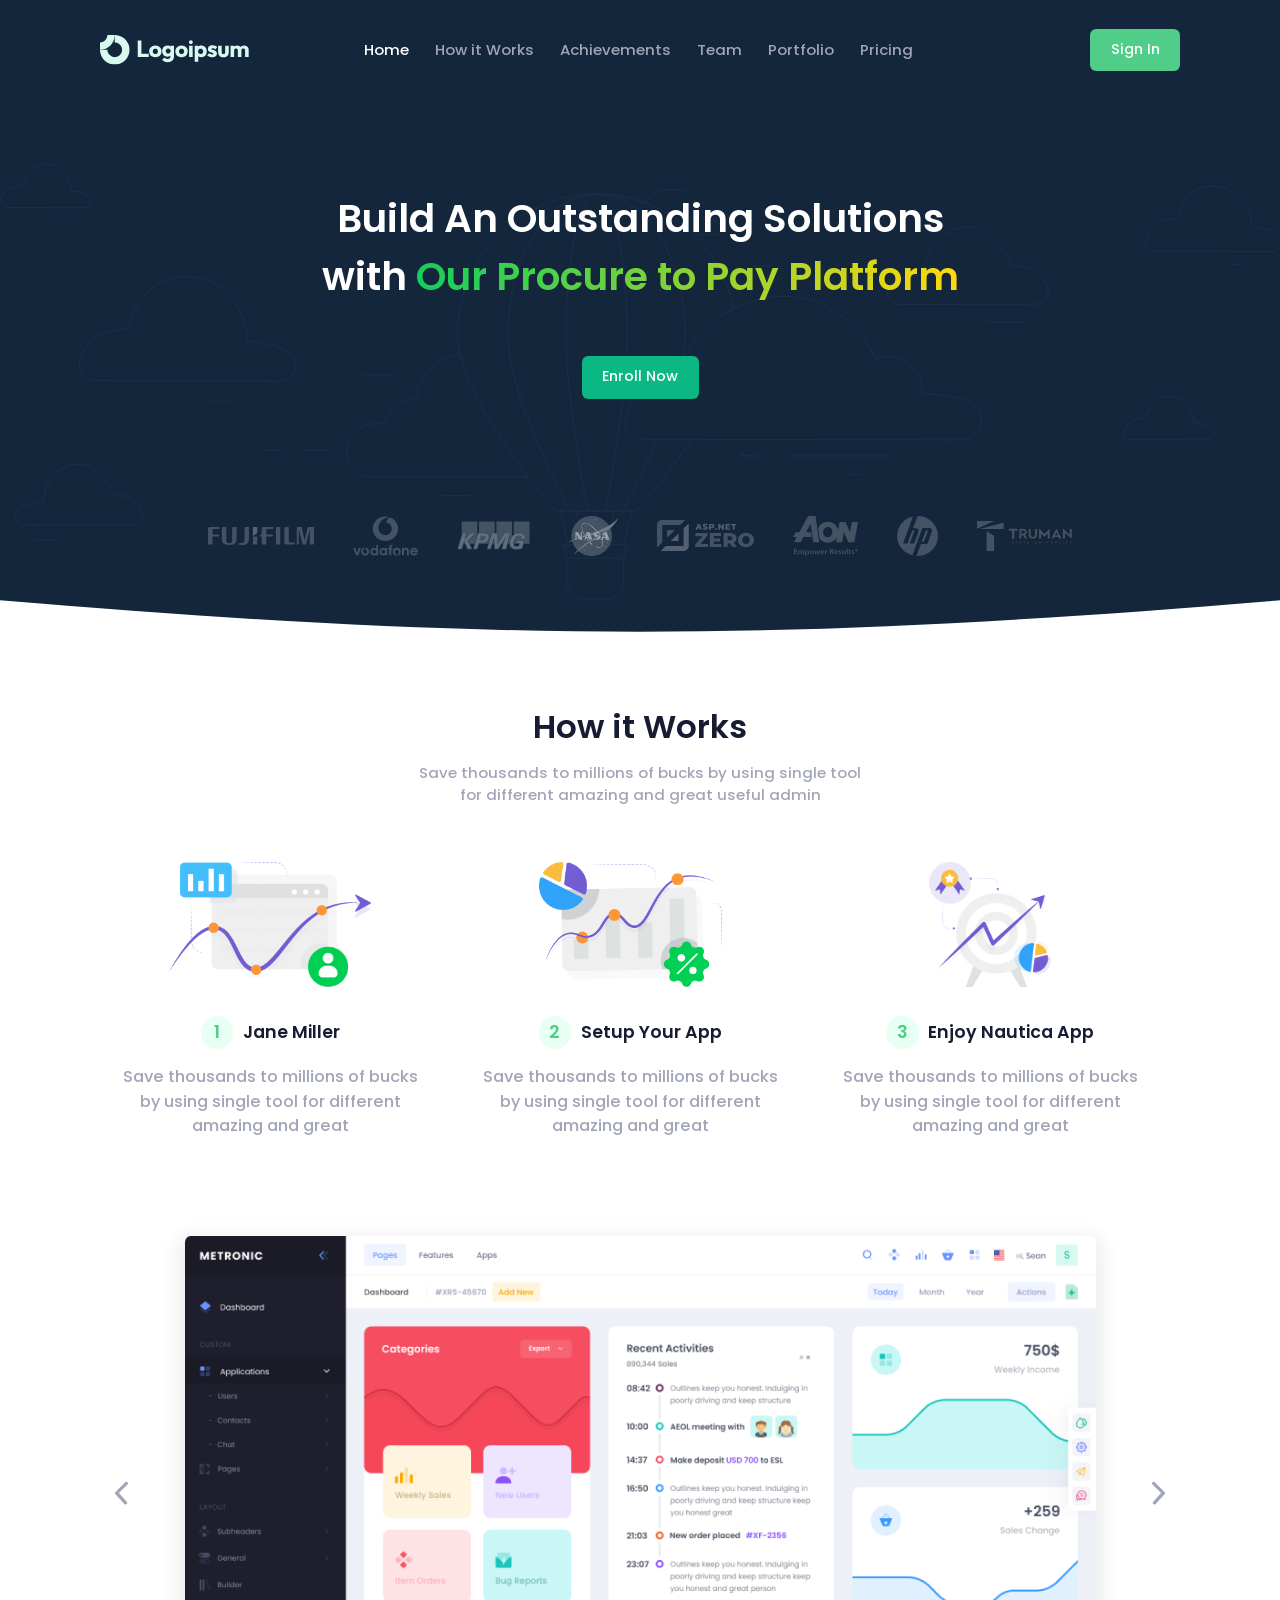
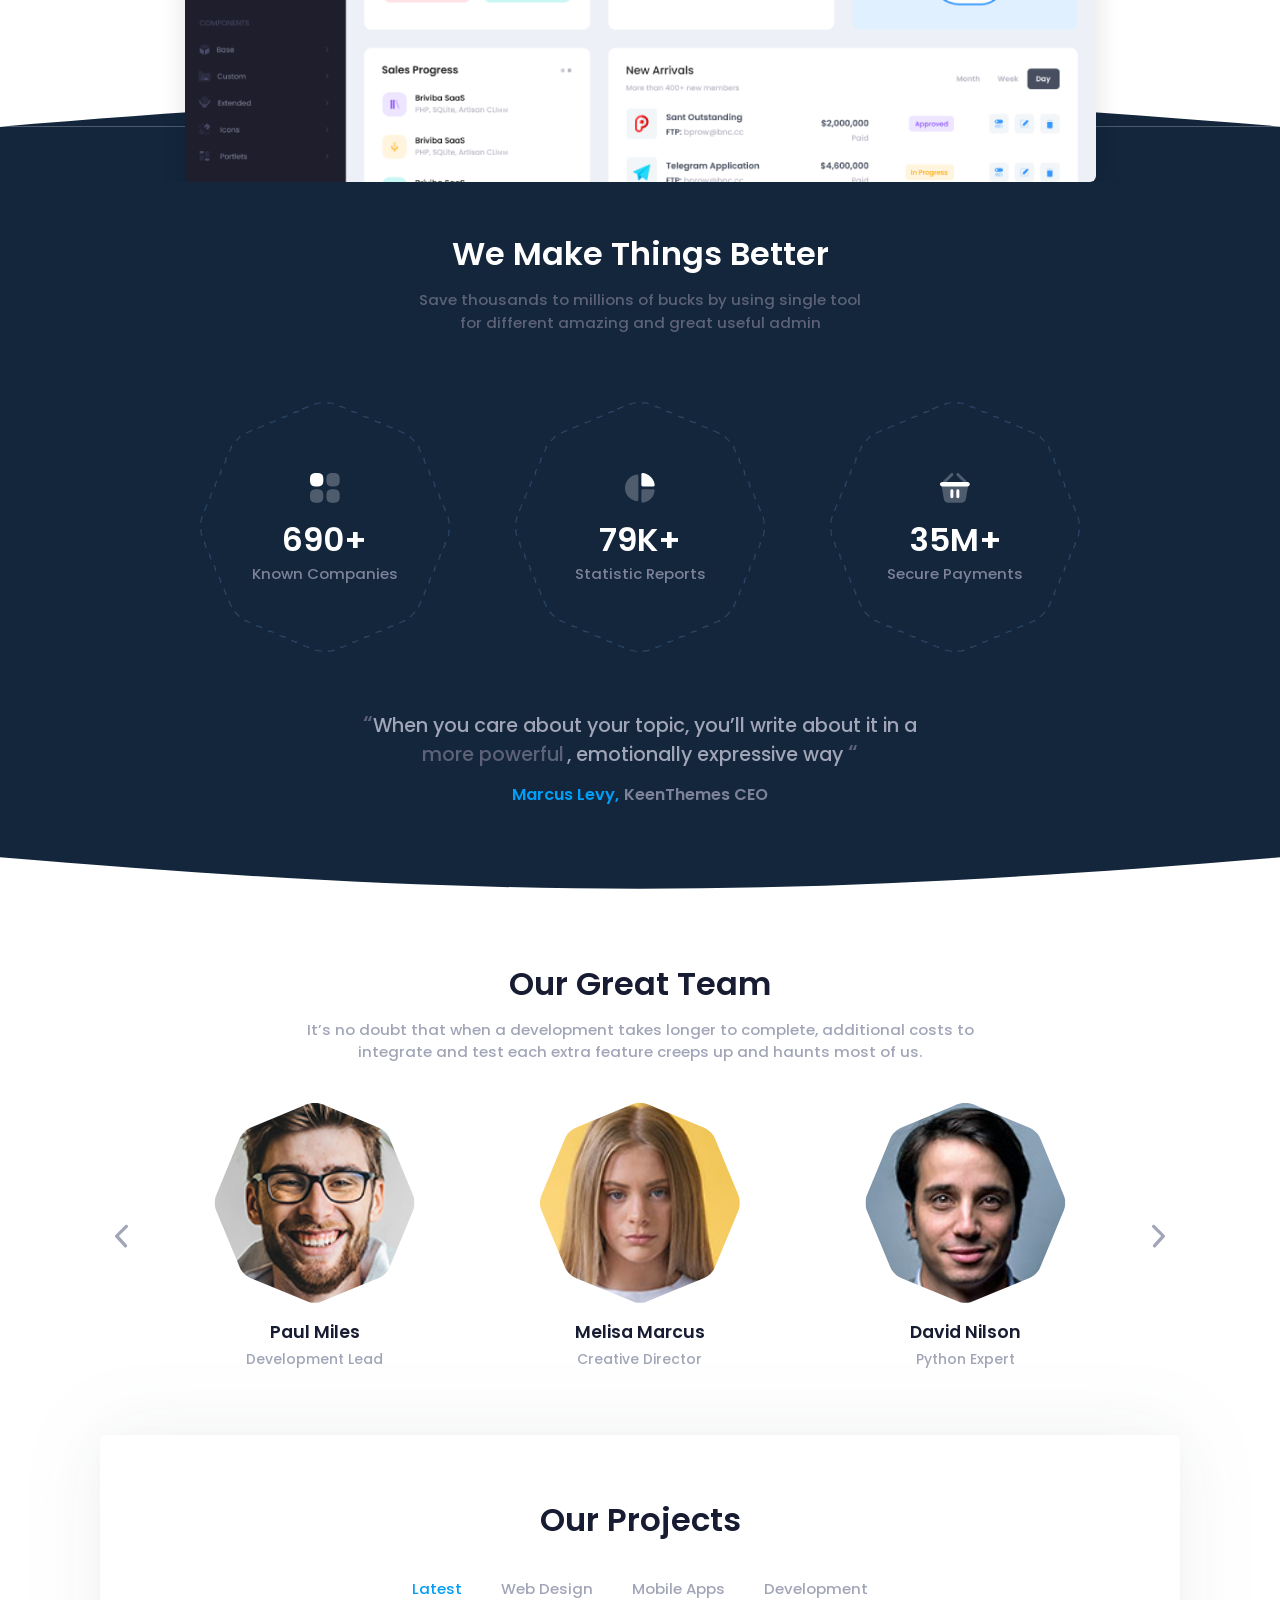
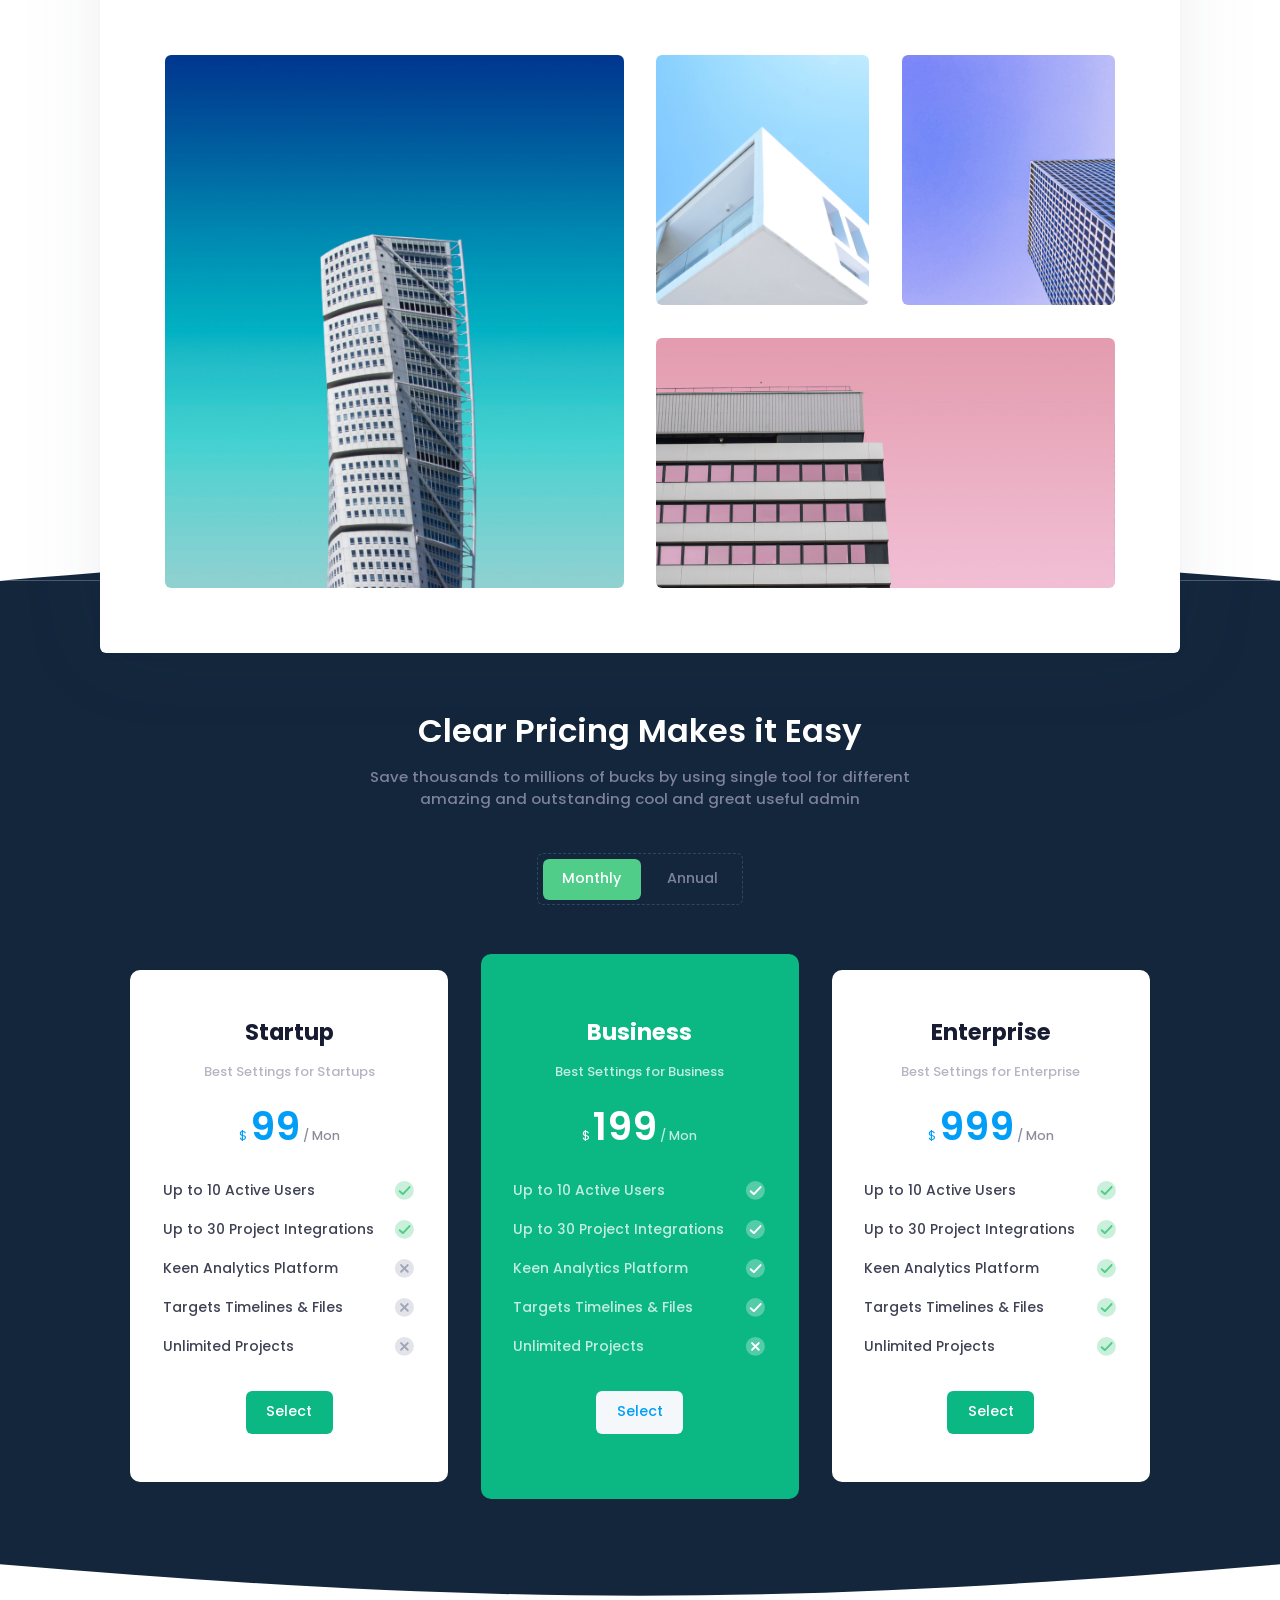
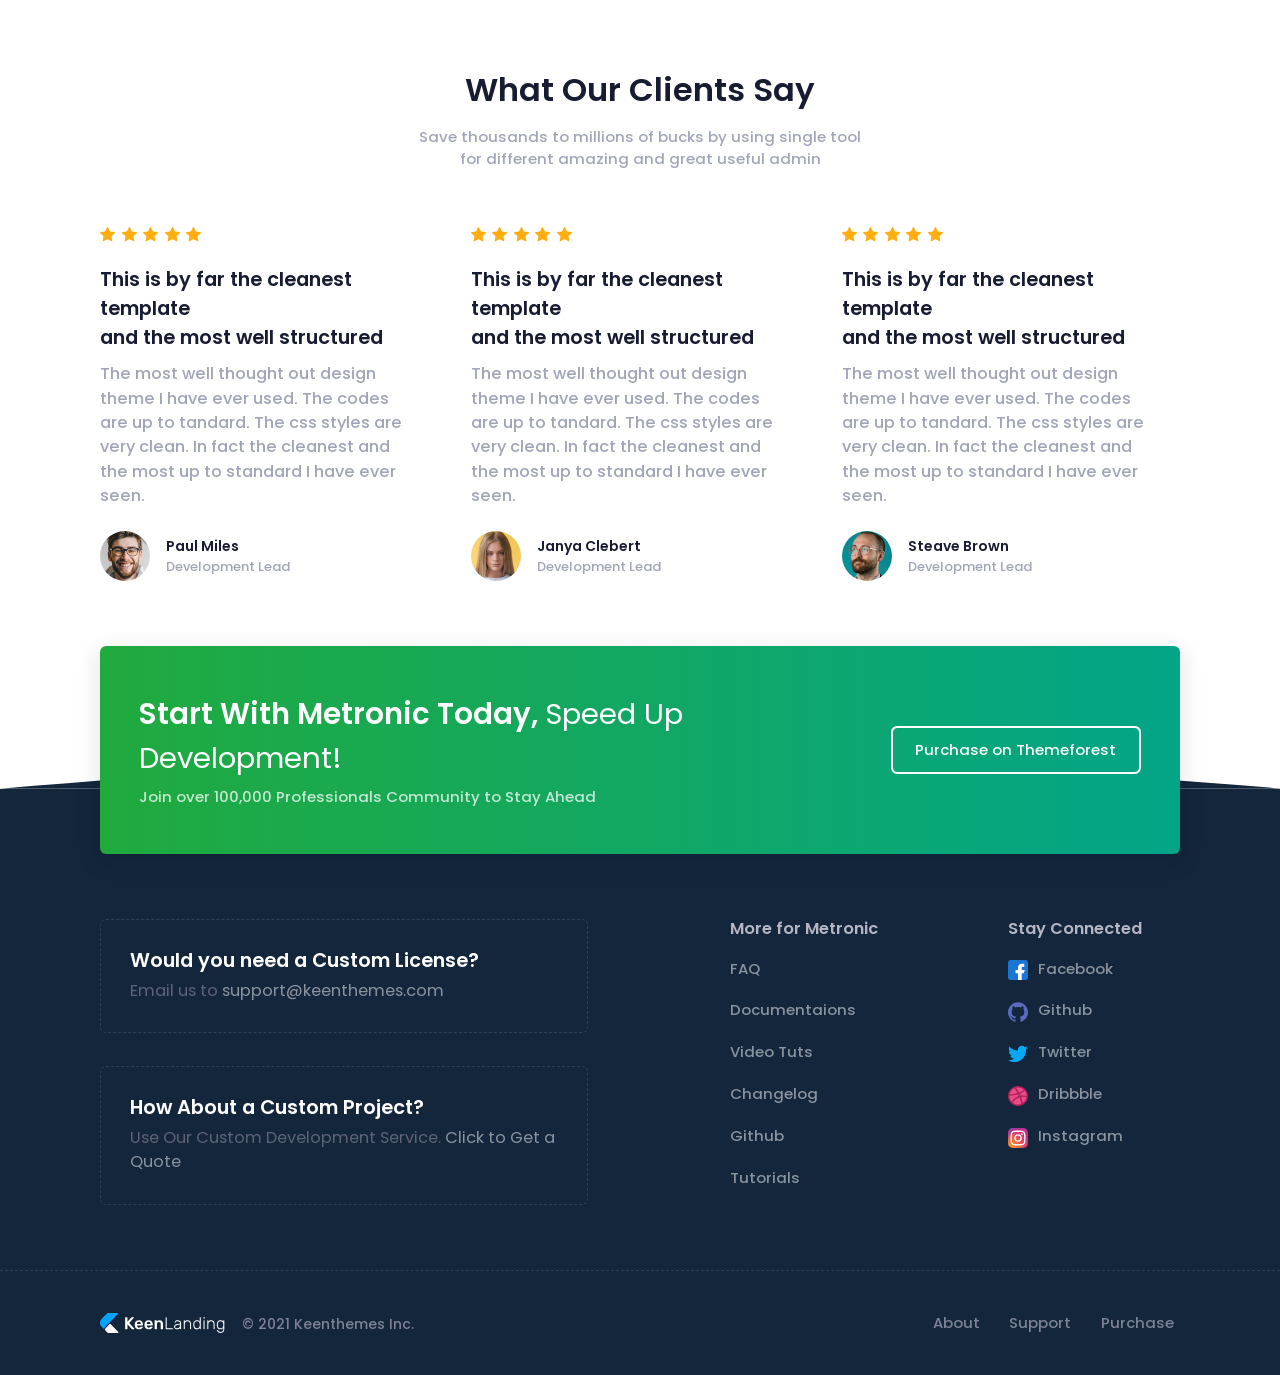
<file: index.html>
<!DOCTYPE html>
<!--
Author: Keenthemes
Product Name: Metronic - Bootstrap 5 HTML, VueJS, React, Angular & Laravel Admin Dashboard Theme
Purchase: https://1.envato.market/EA4JP
Website: http://www.keenthemes.com
Contact: support@keenthemes.com
Follow: www.twitter.com/keenthemes
Dribbble: www.dribbble.com/keenthemes
Like: www.facebook.com/keenthemes
License: For each use you must have a valid license purchased only from above link in order to legally use the theme for your project.
-->
<html lang="en">
	<!--begin::Head-->
	<head><base href="">
		<title>Metronic - the world's #1 selling Bootstrap Admin Theme Ecosystem for HTML, Vue, React, Angular &amp; Laravel by Keenthemes</title>
		<meta name="description" content="The most advanced Bootstrap Admin Theme on Themeforest trusted by 94,000 beginners and professionals. Multi-demo, Dark Mode, RTL support and complete React, Angular, Vue &amp; Laravel versions. Grab your copy now and get life-time updates for free." />
		<meta name="keywords" content="Metronic, bootstrap, bootstrap 5, Angular, VueJs, React, Laravel, admin themes, web design, figma, web development, free templates, free admin themes, bootstrap theme, bootstrap template, bootstrap dashboard, bootstrap dak mode, bootstrap button, bootstrap datepicker, bootstrap timepicker, fullcalendar, datatables, flaticon" />
		<meta name="viewport" content="width=device-width, initial-scale=1" />
		<meta charset="utf-8" />
		<meta property="og:locale" content="en_US" />
		<meta property="og:type" content="article" />
		<meta property="og:title" content="Metronic - Bootstrap 5 HTML, VueJS, React, Angular &amp; Laravel Admin Dashboard Theme" />
		<meta property="og:url" content="https://keenthemes.com/metronic" />
		<meta property="og:site_name" content="Keenthemes | Metronic" />
		<link rel="canonical" href="Https://preview.keenthemes.com/metronic8" />
		<link rel="shortcut icon" href="assets/media/logos/favicon.ico" />
		<!--begin::Fonts-->
		<link rel="stylesheet" href="https://fonts.googleapis.com/css?family=Poppins:300,400,500,600,700" />
		<!--end::Fonts-->
		<!--begin::Global Stylesheets Bundle(used by all pages)-->
		<link href="assets/plugins/global/plugins.bundle.css" rel="stylesheet" type="text/css" />
		<link href="assets/css/style.bundle.css" rel="stylesheet" type="text/css" />
		<link href="assets/css/style.css" rel="stylesheet" type="text/css" />
		<!--end::Global Stylesheets Bundle-->
	</head>
	<!--end::Head-->
	<!--begin::Body-->
	<body id="kt_body" style="background-image: url(assets/media/patterns/header-bg.jpg)" data-bs-spy="scroll" data-bs-target="#kt_landing_menu" data-bs-offset="200" class="bg-white position-relative">
		<!--begin::Main-->
		<div class="d-flex flex-column flex-root">
			<!--begin::Header Section-->
			<div class="mb-0" id="home">
				<!--begin::Wrapper-->
				<div class="bgi-no-repeat bgi-size-contain bgi-position-x-center bgi-position-y-bottom landing-dark-bg" style="background-image: url(assets/media/svg/illustrations/landing.svg)">
					<!--begin::Header-->
					<div class="landing-header" data-kt-sticky="true" data-kt-sticky-name="landing-header" data-kt-sticky-offset="{default: '200px', lg: '300px'}">
						<!--begin::Container-->
						<div class="container">
							<!--begin::Wrapper-->
							<div class="d-flex align-items-center justify-content-between">
								<!--begin::Logo-->
								<div class="d-flex align-items-center flex-equal">
									<!--begin::Mobile menu toggle-->
									<button class="btn btn-icon btn-active-color-primary me-3 d-flex d-lg-none" id="kt_landing_menu_toggle">
										<!--begin::Svg Icon | path: icons/duotone/Text/Menu.svg-->
										<span class="svg-icon svg-icon-2hx">
											<svg xmlns="http://www.w3.org/2000/svg" xmlns:xlink="http://www.w3.org/1999/xlink" width="24px" height="24px" viewBox="0 0 24 24" version="1.1">
												<g stroke="none" stroke-width="1" fill="none" fill-rule="evenodd">
													<rect x="0" y="0" width="24" height="24" />
													<rect fill="#000000" x="4" y="5" width="16" height="3" rx="1.5" />
													<path d="M5.5,15 L18.5,15 C19.3284271,15 20,15.6715729 20,16.5 C20,17.3284271 19.3284271,18 18.5,18 L5.5,18 C4.67157288,18 4,17.3284271 4,16.5 C4,15.6715729 4.67157288,15 5.5,15 Z M5.5,10 L18.5,10 C19.3284271,10 20,10.6715729 20,11.5 C20,12.3284271 19.3284271,13 18.5,13 L5.5,13 C4.67157288,13 4,12.3284271 4,11.5 C4,10.6715729 4.67157288,10 5.5,10 Z" fill="#000000" opacity="0.3" />
												</g>
											</svg>
										</span>
										<!--end::Svg Icon-->
									</button>
									<!--end::Mobile menu toggle-->
									<!--begin::Logo image-->
									<a href="#">
										<img alt="Logo" src="assets/graphics/Logo white.svg" class="logo-default h-25px h-lg-30px" />
										<img alt="Logo" src="assets/graphics/Logo.svg" class="logo-sticky h-20px h-lg-25px" />
									</a>
									<!--end::Logo image-->
								</div>
								<!--end::Logo-->
								<!--begin::Menu wrapper-->
								<div class="d-lg-block" id="kt_header_nav_wrapper">
									<div class="d-lg-block p-5 p-lg-0" data-kt-drawer="true" data-kt-drawer-name="landing-menu" data-kt-drawer-activate="{default: true, lg: false}" data-kt-drawer-overlay="true" data-kt-drawer-width="200px" data-kt-drawer-direction="start" data-kt-drawer-toggle="#kt_landing_menu_toggle" data-kt-swapper="true" data-kt-swapper-mode="prepend" data-kt-swapper-parent="{default: '#kt_body', lg: '#kt_header_nav_wrapper'}">
										<!--begin::Menu-->
										<div class="menu menu-column flex-nowrap menu-rounded menu-lg-row menu-title-gray-500 menu-state-title-primary nav nav-flush fs-5 fw-bold" id="kt_landing_menu">
											<!--begin::Menu item-->
											<div class="menu-item">
												<!--begin::Menu link-->
												<a class="menu-link nav-link active py-3 px-4 px-xxl-6" href="#kt_body" data-kt-scroll-toggle="true" data-kt-drawer-dismiss="true">Home</a>
												<!--end::Menu link-->
											</div>
											<!--end::Menu item-->
											<!--begin::Menu item-->
											<div class="menu-item">
												<!--begin::Menu link-->
												<a class="menu-link nav-link py-3 px-4 px-xxl-6" href="#how-it-works" data-kt-scroll-toggle="true" data-kt-drawer-dismiss="true">How it Works</a>
												<!--end::Menu link-->
											</div>
											<!--end::Menu item-->
											<!--begin::Menu item-->
											<div class="menu-item">
												<!--begin::Menu link-->
												<a class="menu-link nav-link py-3 px-4 px-xxl-6" href="#achievements" data-kt-scroll-toggle="true" data-kt-drawer-dismiss="true">Achievements</a>
												<!--end::Menu link-->
											</div>
											<!--end::Menu item-->
											<!--begin::Menu item-->
											<div class="menu-item">
												<!--begin::Menu link-->
												<a class="menu-link nav-link py-3 px-4 px-xxl-6" href="#team" data-kt-scroll-toggle="true" data-kt-drawer-dismiss="true">Team</a>
												<!--end::Menu link-->
											</div>
											<!--end::Menu item-->
											<!--begin::Menu item-->
											<div class="menu-item">
												<!--begin::Menu link-->
												<a class="menu-link nav-link py-3 px-4 px-xxl-6" href="#portfolio" data-kt-scroll-toggle="true" data-kt-drawer-dismiss="true">Portfolio</a>
												<!--end::Menu link-->
											</div>
											<!--end::Menu item-->
											<!--begin::Menu item-->
											<div class="menu-item">
												<!--begin::Menu link-->
												<a class="menu-link nav-link py-3 px-4 px-xxl-6" href="#pricing" data-kt-scroll-toggle="true" data-kt-drawer-dismiss="true">Pricing</a>
												<!--end::Menu link-->
											</div>
											<!--end::Menu item-->
										</div>
										<!--end::Menu-->
									</div>
								</div>
								<!--end::Menu wrapper-->
								<!--begin::Toolbar-->
								<div class="flex-equal text-end ms-1">
									<a href="login.html" class="btn btn-success">Sign In</a>
								</div>
								<!--end::Toolbar-->
							</div>
							<!--end::Wrapper-->
						</div>
						<!--end::Container-->
					</div>
					<!--end::Header-->
					<!--begin::Landing hero-->
					<div class="d-flex flex-column flex-center w-100 min-h-350px min-h-lg-500px px-9">
						<!--begin::Heading-->
						<div class="text-center mb-5 mb-lg-10 py-10 py-lg-20">
							<!--begin::Title-->
							<h1 class="text-white lh-base fw-bolder fs-2x fs-lg-3x mb-15">Build An Outstanding Solutions
							<br />with
							<span style="background: linear-gradient(to right, #12CE5D 0%, #FFD80C 100%);-webkit-background-clip: text;-webkit-text-fill-color: transparent;">
								<span id="kt_landing_hero_text">Our Procure to Pay Platform</span>
							</span></h1>
							<!--end::Title-->
							<!--begin::Action-->
							<a href="register.html" class="btn btn-primary">Enroll Now</a>
							<!--end::Action-->
						</div>
						<!--end::Heading-->
						<!--begin::Clients-->
						<div class="d-flex flex-center flex-wrap position-relative px-5">
							<!--begin::Client-->
							<div class="d-flex flex-center m-3 m-md-6" data-bs-toggle="tooltip" title="Fujifilm">
								<img src="assets/media/svg/brand-logos/fujifilm.svg" class="mh-30px mh-lg-40px" alt="" />
							</div>
							<!--end::Client-->
							<!--begin::Client-->
							<div class="d-flex flex-center m-3 m-md-6" data-bs-toggle="tooltip" title="Vodafone">
								<img src="assets/media/svg/brand-logos/vodafone.svg" class="mh-30px mh-lg-40px" alt="" />
							</div>
							<!--end::Client-->
							<!--begin::Client-->
							<div class="d-flex flex-center m-3 m-md-6" data-bs-toggle="tooltip" title="KPMG International">
								<img src="assets/media/svg/brand-logos/kpmg.svg" class="mh-30px mh-lg-40px" alt="" />
							</div>
							<!--end::Client-->
							<!--begin::Client-->
							<div class="d-flex flex-center m-3 m-md-6" data-bs-toggle="tooltip" title="Nasa">
								<img src="assets/media/svg/brand-logos/nasa.svg" class="mh-30px mh-lg-40px" alt="" />
							</div>
							<!--end::Client-->
							<!--begin::Client-->
							<div class="d-flex flex-center m-3 m-md-6" data-bs-toggle="tooltip" title="Aspnetzero">
								<img src="assets/media/svg/brand-logos/aspnetzero.svg" class="mh-30px mh-lg-40px" alt="" />
							</div>
							<!--end::Client-->
							<!--begin::Client-->
							<div class="d-flex flex-center m-3 m-md-6" data-bs-toggle="tooltip" title="AON - Empower Results">
								<img src="assets/media/svg/brand-logos/aon.svg" class="mh-30px mh-lg-40px" alt="" />
							</div>
							<!--end::Client-->
							<!--begin::Client-->
							<div class="d-flex flex-center m-3 m-md-6" data-bs-toggle="tooltip" title="Hewlett-Packard">
								<img src="assets/media/svg/brand-logos/hp-3.svg" class="mh-30px mh-lg-40px" alt="" />
							</div>
							<!--end::Client-->
							<!--begin::Client-->
							<div class="d-flex flex-center m-3 m-md-6" data-bs-toggle="tooltip" title="Truman">
								<img src="assets/media/svg/brand-logos/truman.svg" class="mh-30px mh-lg-40px" alt="" />
							</div>
							<!--end::Client-->
						</div>
						<!--end::Clients-->
					</div>
					<!--end::Landing hero-->
				</div>
				<!--end::Wrapper-->
				<!--begin::Curve bottom-->
				<div class="landing-curve landing-dark-color mb-10 mb-lg-20">
					<svg viewBox="15 12 1470 48" fill="none" xmlns="http://www.w3.org/2000/svg">
						<path d="M0 11C3.93573 11.3356 7.85984 11.6689 11.7725 12H1488.16C1492.1 11.6689 1496.04 11.3356 1500 11V12H1488.16C913.668 60.3476 586.282 60.6117 11.7725 12H0V11Z" fill="currentColor"></path>
					</svg>
				</div>
				<!--end::Curve bottom-->
			</div>
			<!--end::Header Section-->
			<!--begin::How It Works Section-->
			<div class="mb-n10 mb-lg-n20 z-index-2">
				<!--begin::Container-->
				<div class="container">
					<!--begin::Heading-->
					<div class="text-center mb-17">
						<!--begin::Title-->
						<h3 class="fs-2hx text-dark mb-5" id="how-it-works" data-kt-scroll-offset="{default: 100, lg: 150}">How it Works</h3>
						<!--end::Title-->
						<!--begin::Text-->
						<div class="fs-5 text-muted fw-bold">Save thousands to millions of bucks by using single tool
						<br />for different amazing and great useful admin</div>
						<!--end::Text-->
					</div>
					<!--end::Heading-->
					<!--begin::Row-->
					<div class="row w-100 gy-10 mb-md-20">
						<!--begin::Col-->
						<div class="col-md-4 px-5">
							<!--begin::Story-->
							<div class="text-center mb-10 mb-md-0">
								<!--begin::Illustration-->
								<img src="assets/media/illustrations/process-2.png" class="mh-125px mb-9" alt="" />
								<!--end::Illustration-->
								<!--begin::Heading-->
								<div class="d-flex flex-center mb-5">
									<!--begin::Badge-->
									<span class="badge badge-circle badge-light-success fw-bolder p-5 me-3 fs-3">1</span>
									<!--end::Badge-->
									<!--begin::Title-->
									<div class="fs-5 fs-lg-3 fw-bolder text-dark">Jane Miller</div>
									<!--end::Title-->
								</div>
								<!--end::Heading-->
								<!--begin::Description-->
								<div class="fw-bold fs-6 fs-lg-4 text-muted">Save thousands to millions of bucks
								<br />by using single tool for different
								<br />amazing and great</div>
								<!--end::Description-->
							</div>
							<!--end::Story-->
						</div>
						<!--end::Col-->
						<!--begin::Col-->
						<div class="col-md-4 px-5">
							<!--begin::Story-->
							<div class="text-center mb-10 mb-md-0">
								<!--begin::Illustration-->
								<img src="assets/media/illustrations/process-3.png" class="mh-125px mb-9" alt="" />
								<!--end::Illustration-->
								<!--begin::Heading-->
								<div class="d-flex flex-center mb-5">
									<!--begin::Badge-->
									<span class="badge badge-circle badge-light-success fw-bolder p-5 me-3 fs-3">2</span>
									<!--end::Badge-->
									<!--begin::Title-->
									<div class="fs-5 fs-lg-3 fw-bolder text-dark">Setup Your App</div>
									<!--end::Title-->
								</div>
								<!--end::Heading-->
								<!--begin::Description-->
								<div class="fw-bold fs-6 fs-lg-4 text-muted">Save thousands to millions of bucks
								<br />by using single tool for different
								<br />amazing and great</div>
								<!--end::Description-->
							</div>
							<!--end::Story-->
						</div>
						<!--end::Col-->
						<!--begin::Col-->
						<div class="col-md-4 px-5">
							<!--begin::Story-->
							<div class="text-center mb-10 mb-md-0">
								<!--begin::Illustration-->
								<img src="assets/media/illustrations/process-4.png" class="mh-125px mb-9" alt="" />
								<!--end::Illustration-->
								<!--begin::Heading-->
								<div class="d-flex flex-center mb-5">
									<!--begin::Badge-->
									<span class="badge badge-circle badge-light-success fw-bolder p-5 me-3 fs-3">3</span>
									<!--end::Badge-->
									<!--begin::Title-->
									<div class="fs-5 fs-lg-3 fw-bolder text-dark">Enjoy Nautica App</div>
									<!--end::Title-->
								</div>
								<!--end::Heading-->
								<!--begin::Description-->
								<div class="fw-bold fs-6 fs-lg-4 text-muted">Save thousands to millions of bucks
								<br />by using single tool for different
								<br />amazing and great</div>
								<!--end::Description-->
							</div>
							<!--end::Story-->
						</div>
						<!--end::Col-->
					</div>
					<!--end::Row-->
					<!--begin::Product slider-->
					<div class="tns tns-default">
						<!--begin::Slider-->
						<div data-tns="true" data-tns-loop="true" data-tns-swipe-angle="false" data-tns-speed="2000" data-tns-autoplay="true" data-tns-autoplay-timeout="18000" data-tns-controls="true" data-tns-nav="false" data-tns-items="1" data-tns-center="false" data-tns-dots="false" data-tns-prev-button="#kt_team_slider_prev1" data-tns-next-button="#kt_team_slider_next1">
							<!--begin::Item-->
							<div class="text-center px-5 pt-5 pt-lg-10 px-lg-10">
								<img src="assets/media/product-demos/demo1.png" class="card-rounded shadow mw-100" alt="" />
							</div>
							<!--end::Item-->
							<!--begin::Item-->
							<div class="text-center px-5 pt-5 pt-lg-10 px-lg-10">
								<img src="assets/media/product-demos/demo2.png" class="card-rounded shadow mw-100" alt="" />
							</div>
							<!--end::Item-->
							<!--begin::Item-->
							<div class="text-center px-5 pt-5 pt-lg-10 px-lg-10">
								<img src="assets/media/product-demos/demo4.png" class="card-rounded shadow mw-100" alt="" />
							</div>
							<!--end::Item-->
							<!--begin::Item-->
							<div class="text-center px-5 pt-5 pt-lg-10 px-lg-10">
								<img src="assets/media/product-demos/demo5.png" class="card-rounded shadow mw-100" alt="" />
							</div>
							<!--end::Item-->
						</div>
						<!--end::Slider-->
						<!--begin::Slider button-->
						<button class="btn btn-icon btn-active-color-primary" id="kt_team_slider_prev1">
							<!--begin::Svg Icon | path: icons/duotone/Navigation/Angle-left.svg-->
							<span class="svg-icon svg-icon-3x">
								<svg xmlns="http://www.w3.org/2000/svg" xmlns:xlink="http://www.w3.org/1999/xlink" width="24px" height="24px" viewBox="0 0 24 24" version="1.1">
									<g stroke="none" stroke-width="1" fill="none" fill-rule="evenodd">
										<polygon points="0 0 24 0 24 24 0 24" />
										<path d="M6.70710678,15.7071068 C6.31658249,16.0976311 5.68341751,16.0976311 5.29289322,15.7071068 C4.90236893,15.3165825 4.90236893,14.6834175 5.29289322,14.2928932 L11.2928932,8.29289322 C11.6714722,7.91431428 12.2810586,7.90106866 12.6757246,8.26284586 L18.6757246,13.7628459 C19.0828436,14.1360383 19.1103465,14.7686056 18.7371541,15.1757246 C18.3639617,15.5828436 17.7313944,15.6103465 17.3242754,15.2371541 L12.0300757,10.3841378 L6.70710678,15.7071068 Z" fill="#000000" fill-rule="nonzero" transform="translate(12.000003, 11.999999) scale(-1, 1) rotate(-270.000000) translate(-12.000003, -11.999999)" />
									</g>
								</svg>
							</span>
							<!--end::Svg Icon-->
						</button>
						<!--end::Slider button-->
						<!--begin::Slider button-->
						<button class="btn btn-icon btn-active-color-primary" id="kt_team_slider_next1">
							<!--begin::Svg Icon | path: icons/duotone/Navigation/Angle-right.svg-->
							<span class="svg-icon svg-icon-3x">
								<svg xmlns="http://www.w3.org/2000/svg" xmlns:xlink="http://www.w3.org/1999/xlink" width="24px" height="24px" viewBox="0 0 24 24" version="1.1">
									<g stroke="none" stroke-width="1" fill="none" fill-rule="evenodd">
										<polygon points="0 0 24 0 24 24 0 24" />
										<path d="M6.70710678,15.7071068 C6.31658249,16.0976311 5.68341751,16.0976311 5.29289322,15.7071068 C4.90236893,15.3165825 4.90236893,14.6834175 5.29289322,14.2928932 L11.2928932,8.29289322 C11.6714722,7.91431428 12.2810586,7.90106866 12.6757246,8.26284586 L18.6757246,13.7628459 C19.0828436,14.1360383 19.1103465,14.7686056 18.7371541,15.1757246 C18.3639617,15.5828436 17.7313944,15.6103465 17.3242754,15.2371541 L12.0300757,10.3841378 L6.70710678,15.7071068 Z" fill="#000000" fill-rule="nonzero" transform="translate(12.000003, 11.999999) rotate(-270.000000) translate(-12.000003, -11.999999)" />
									</g>
								</svg>
							</span>
							<!--end::Svg Icon-->
						</button>
						<!--end::Slider button-->
					</div>
					<!--end::Product slider-->
				</div>
				<!--end::Container-->
			</div>
			<!--end::How It Works Section-->
			<!--begin::Statistics Section-->
			<div class="mt-sm-n10">
				<!--begin::Curve top-->
				<div class="landing-curve landing-dark-color">
					<svg viewBox="15 -1 1470 48" fill="none" xmlns="http://www.w3.org/2000/svg">
						<path d="M1 48C4.93573 47.6644 8.85984 47.3311 12.7725 47H1489.16C1493.1 47.3311 1497.04 47.6644 1501 48V47H1489.16C914.668 -1.34764 587.282 -1.61174 12.7725 47H1V48Z" fill="currentColor"></path>
					</svg>
				</div>
				<!--end::Curve top-->
				<!--begin::Wrapper-->
				<div class="pb-15 pt-18 landing-dark-bg">
					<!--begin::Container-->
					<div class="container">
						<!--begin::Heading-->
						<div class="text-center mt-15 mb-18" id="achievements" data-kt-scroll-offset="{default: 100, lg: 150}">
							<!--begin::Title-->
							<h3 class="fs-2hx text-white fw-bolder mb-5">We Make Things Better</h3>
							<!--end::Title-->
							<!--begin::Description-->
							<div class="fs-5 text-gray-700 fw-bold">Save thousands to millions of bucks by using single tool
							<br />for different amazing and great useful admin</div>
							<!--end::Description-->
						</div>
						<!--end::Heading-->
						<!--begin::Statistics-->
						<div class="d-flex flex-center">
							<!--begin::Items-->
							<div class="d-flex flex-wrap flex-center justify-content-lg-between mb-15 mx-auto w-xl-900px">
								<!--begin::Item-->
								<div class="d-flex flex-column flex-center h-200px w-200px h-lg-250px w-lg-250px m-3 bgi-no-repeat bgi-position-center bgi-size-contain" style="background-image: url('assets/media/svg/misc/octagon.svg')">
									<!--begin::Symbol-->
									<!--begin::Svg Icon | path: icons/duotone/Interface/Grid.svg-->
									<span class="svg-icon svg-icon-2tx svg-icon-white mb-3">
										<svg xmlns="http://www.w3.org/2000/svg" width="24" height="24" viewBox="0 0 24 24" fill="none">
											<path opacity="0.25" d="M13.1721 15.4724C13.3364 14.2725 14.2725 13.3364 15.4724 13.1721C16.1606 13.0778 16.9082 13 17.5 13C18.0918 13 18.8394 13.0778 19.5276 13.1721C20.7275 13.3364 21.6636 14.2725 21.8279 15.4724C21.9222 16.1606 22 16.9082 22 17.5C22 18.0918 21.9222 18.8394 21.8279 19.5276C21.6636 20.7275 20.7275 21.6636 19.5276 21.8279C18.8394 21.9222 18.0918 22 17.5 22C16.9082 22 16.1606 21.9222 15.4724 21.8279C14.2725 21.6636 13.3364 20.7275 13.1721 19.5276C13.0778 18.8394 13 18.0918 13 17.5C13 16.9082 13.0778 16.1606 13.1721 15.4724Z" fill="#12131A" />
											<path opacity="0.25" d="M2.17209 15.4724C2.33642 14.2725 3.27253 13.3364 4.47244 13.1721C5.16065 13.0778 5.90816 13 6.5 13C7.09184 13 7.83935 13.0778 8.52756 13.1721C9.72747 13.3364 10.6636 14.2725 10.8279 15.4724C10.9222 16.1606 11 16.9082 11 17.5C11 18.0918 10.9222 18.8394 10.8279 19.5276C10.6636 20.7275 9.72747 21.6636 8.52756 21.8279C7.83935 21.9222 7.09184 22 6.5 22C5.90816 22 5.16065 21.9222 4.47244 21.8279C3.27253 21.6636 2.33642 20.7275 2.17209 19.5276C2.07784 18.8394 2 18.0918 2 17.5C2 16.9082 2.07784 16.1606 2.17209 15.4724Z" fill="#12131A" />
											<path opacity="0.25" d="M13.1721 4.47244C13.3364 3.27253 14.2725 2.33642 15.4724 2.17209C16.1606 2.07784 16.9082 2 17.5 2C18.0918 2 18.8394 2.07784 19.5276 2.17209C20.7275 2.33642 21.6636 3.27253 21.8279 4.47244C21.9222 5.16065 22 5.90816 22 6.5C22 7.09184 21.9222 7.83935 21.8279 8.52756C21.6636 9.72747 20.7275 10.6636 19.5276 10.8279C18.8394 10.9222 18.0918 11 17.5 11C16.9082 11 16.1606 10.9222 15.4724 10.8279C14.2725 10.6636 13.3364 9.72747 13.1721 8.52756C13.0778 7.83935 13 7.09184 13 6.5C13 5.90816 13.0778 5.16065 13.1721 4.47244Z" fill="#12131A" />
											<path d="M2.17209 4.47244C2.33642 3.27253 3.27253 2.33642 4.47244 2.17209C5.16065 2.07784 5.90816 2 6.5 2C7.09184 2 7.83935 2.07784 8.52756 2.17209C9.72747 2.33642 10.6636 3.27253 10.8279 4.47244C10.9222 5.16065 11 5.90816 11 6.5C11 7.09184 10.9222 7.83935 10.8279 8.52756C10.6636 9.72747 9.72747 10.6636 8.52756 10.8279C7.83935 10.9222 7.09184 11 6.5 11C5.90816 11 5.16065 10.9222 4.47244 10.8279C3.27253 10.6636 2.33642 9.72747 2.17209 8.52756C2.07784 7.83935 2 7.09184 2 6.5C2 5.90816 2.07784 5.16065 2.17209 4.47244Z" fill="#12131A" />
										</svg>
									</span>
									<!--end::Svg Icon-->
									<!--end::Symbol-->
									<!--begin::Info-->
									<div class="mb-0">
										<!--begin::Value-->
										<div class="fs-lg-2hx fs-2x fw-bolder text-white d-flex flex-center">
											<div class="min-w-70px" data-kt-countup="true" data-kt-countup-value="700" data-kt-countup-suffix="+">0</div>
										</div>
										<!--end::Value-->
										<!--begin::Label-->
										<span class="text-gray-600 fw-bold fs-5 lh-0">Known Companies</span>
										<!--end::Label-->
									</div>
									<!--end::Info-->
								</div>
								<!--end::Item-->
								<!--begin::Item-->
								<div class="d-flex flex-column flex-center h-200px w-200px h-lg-250px w-lg-250px m-3 bgi-no-repeat bgi-position-center bgi-size-contain" style="background-image: url('assets/media/svg/misc/octagon.svg')">
									<!--begin::Symbol-->
									<!--begin::Svg Icon | path: icons/duotone/Interface/Pie-04.svg-->
									<span class="svg-icon svg-icon-2tx svg-icon-white mb-3">
										<svg xmlns="http://www.w3.org/2000/svg" width="24" height="24" viewBox="0 0 24 24" fill="none">
											<path opacity="0.25" fill-rule="evenodd" clip-rule="evenodd" d="M13.998 21.9445C13.4491 22.0057 13 21.5523 13 21L13 14C13 13.4477 13.4477 13 14 13L21 13C21.5523 13 22.0058 13.4491 21.9445 13.998C21.8509 14.8372 21.6394 15.6609 21.3149 16.4442C20.8626 17.5361 20.1997 18.5282 19.364 19.364C18.5282 20.1997 17.5361 20.8626 16.4442 21.3149C15.6609 21.6394 14.8373 21.8509 13.998 21.9445Z" fill="#12131A" />
											<path fill-rule="evenodd" clip-rule="evenodd" d="M21.9445 10.0019C22.0057 10.5508 21.5523 10.9999 21 10.9999L14 10.9999C13.4477 10.9999 13 10.5521 13 9.99986L13 2.99986C13 2.44758 13.4491 1.99412 13.9979 2.05536C14.8372 2.149 15.6609 2.3605 16.4441 2.68495C17.5361 3.13724 18.5282 3.80017 19.3639 4.6359C20.1997 5.47163 20.8626 6.46378 21.3149 7.55571C21.6393 8.33899 21.8508 9.16262 21.9445 10.0019Z" fill="#12131A" />
											<path opacity="0.25" fill-rule="evenodd" clip-rule="evenodd" d="M10.002 3.05559C10.5509 2.99437 11 3.44784 11 4.00012L11 20.0001C11 20.5524 10.5509 21.0059 10.002 20.9446C7.98222 20.7193 6.08694 19.815 4.63604 18.3641C2.94821 16.6763 2 14.3871 2 12.0001C2 9.61317 2.94821 7.32398 4.63604 5.63616C6.08694 4.18525 7.98222 3.2809 10.002 3.05559Z" fill="#12131A" />
										</svg>
									</span>
									<!--end::Svg Icon-->
									<!--end::Symbol-->
									<!--begin::Info-->
									<div class="mb-0">
										<!--begin::Value-->
										<div class="fs-lg-2hx fs-2x fw-bolder text-white d-flex flex-center">
											<div class="min-w-70px" data-kt-countup="true" data-kt-countup-value="80" data-kt-countup-suffix="K+">0</div>
										</div>
										<!--end::Value-->
										<!--begin::Label-->
										<span class="text-gray-600 fw-bold fs-5 lh-0">Statistic Reports</span>
										<!--end::Label-->
									</div>
									<!--end::Info-->
								</div>
								<!--end::Item-->
								<!--begin::Item-->
								<div class="d-flex flex-column flex-center h-200px w-200px h-lg-250px w-lg-250px m-3 bgi-no-repeat bgi-position-center bgi-size-contain" style="background-image: url('assets/media/svg/misc/octagon.svg')">
									<!--begin::Symbol-->
									<!--begin::Svg Icon | path: icons/duotone/Shopping/Cart4.svg-->
									<span class="svg-icon svg-icon-2tx svg-icon-white mb-3">
										<svg xmlns="http://www.w3.org/2000/svg" width="24" height="24" viewBox="0 0 24 24" fill="none">
											<path opacity="0.25" d="M3.19406 11.1644C3.09247 10.5549 3.56251 10 4.18045 10H19.8195C20.4375 10 20.9075 10.5549 20.8059 11.1644L19.4178 19.4932C19.1767 20.9398 17.9251 22 16.4586 22H7.54138C6.07486 22 4.82329 20.9398 4.58219 19.4932L3.19406 11.1644Z" fill="#7E8299" />
											<path d="M2 9.5C2 8.67157 2.67157 8 3.5 8H20.5C21.3284 8 22 8.67157 22 9.5C22 10.3284 21.3284 11 20.5 11H3.5C2.67157 11 2 10.3284 2 9.5Z" fill="#7E8299" />
											<path d="M10 13C9.44772 13 9 13.4477 9 14V18C9 18.5523 9.44772 19 10 19C10.5523 19 11 18.5523 11 18V14C11 13.4477 10.5523 13 10 13Z" fill="#7E8299" />
											<path d="M14 13C13.4477 13 13 13.4477 13 14V18C13 18.5523 13.4477 19 14 19C14.5523 19 15 18.5523 15 18V14C15 13.4477 14.5523 13 14 13Z" fill="#7E8299" />
											<g opacity="0.25">
												<path d="M10.7071 3.70711C11.0976 3.31658 11.0976 2.68342 10.7071 2.29289C10.3166 1.90237 9.68342 1.90237 9.29289 2.29289L4.29289 7.29289C3.90237 7.68342 3.90237 8.31658 4.29289 8.70711C4.68342 9.09763 5.31658 9.09763 5.70711 8.70711L10.7071 3.70711Z" fill="#7E8299" />
												<path d="M13.2929 3.70711C12.9024 3.31658 12.9024 2.68342 13.2929 2.29289C13.6834 1.90237 14.3166 1.90237 14.7071 2.29289L19.7071 7.29289C20.0976 7.68342 20.0976 8.31658 19.7071 8.70711C19.3166 9.09763 18.6834 9.09763 18.2929 8.70711L13.2929 3.70711Z" fill="#7E8299" />
											</g>
										</svg>
									</span>
									<!--end::Svg Icon-->
									<!--end::Symbol-->
									<!--begin::Info-->
									<div class="mb-0">
										<!--begin::Value-->
										<div class="fs-lg-2hx fs-2x fw-bolder text-white d-flex flex-center">
											<div class="min-w-70px" data-kt-countup="true" data-kt-countup-value="35" data-kt-countup-suffix="M+">0</div>
										</div>
										<!--end::Value-->
										<!--begin::Label-->
										<span class="text-gray-600 fw-bold fs-5 lh-0">Secure Payments</span>
										<!--end::Label-->
									</div>
									<!--end::Info-->
								</div>
								<!--end::Item-->
							</div>
							<!--end::Items-->
						</div>
						<!--end::Statistics-->
						<!--begin::Testimonial-->
						<div class="fs-2 fw-bold text-muted text-center mb-3">
						<span class="fs-1 lh-1 text-gray-700">“</span>When you care about your topic, you’ll write about it in a
						<br />
						<span class="text-gray-700 me-1">more powerful</span>, emotionally expressive way
						<span class="fs-1 lh-1 text-gray-700">“</span></div>
						<!--end::Testimonial-->
						<!--begin::Author-->
						<div class="fs-2 fw-bold text-muted text-center">
							<a href="../../demo2/dist/account/security.html" class="link-primary fs-4 fw-bolder">Marcus Levy,</a>
							<span class="fs-4 fw-bolder text-gray-600">KeenThemes CEO</span>
						</div>
						<!--end::Author-->
					</div>
					<!--end::Container-->
				</div>
				<!--end::Wrapper-->
				<!--begin::Curve bottom-->
				<div class="landing-curve landing-dark-color">
					<svg viewBox="15 12 1470 48" fill="none" xmlns="http://www.w3.org/2000/svg">
						<path d="M0 11C3.93573 11.3356 7.85984 11.6689 11.7725 12H1488.16C1492.1 11.6689 1496.04 11.3356 1500 11V12H1488.16C913.668 60.3476 586.282 60.6117 11.7725 12H0V11Z" fill="currentColor"></path>
					</svg>
				</div>
				<!--end::Curve bottom-->
			</div>
			<!--end::Statistics Section-->
			<!--begin::Team Section-->
			<div class="py-10 py-lg-20">
				<!--begin::Container-->
				<div class="container">
					<!--begin::Heading-->
					<div class="text-center mb-12">
						<!--begin::Title-->
						<h3 class="fs-2hx text-dark mb-5" id="team" data-kt-scroll-offset="{default: 100, lg: 150}">Our Great Team</h3>
						<!--end::Title-->
						<!--begin::Sub-title-->
						<div class="fs-5 text-muted fw-bold">It’s no doubt that when a development takes longer to complete, additional costs to
						<br />integrate and test each extra feature creeps up and haunts most of us.</div>
						<!--end::Sub-title=-->
					</div>
					<!--end::Heading-->
					<!--begin::Slider-->
					<div class="tns tns-default">
						<!--begin::Wrapper-->
						<div data-tns="true" data-tns-loop="true" data-tns-swipe-angle="false" data-tns-speed="2000" data-tns-autoplay="true" data-tns-autoplay-timeout="18000" data-tns-controls="true" data-tns-nav="false" data-tns-items="1" data-tns-center="false" data-tns-dots="false" data-tns-prev-button="#kt_team_slider_prev" data-tns-next-button="#kt_team_slider_next" data-tns-responsive="{1200: {items: 3}, 992: {items: 2}}">
							<!--begin::Item-->
							<div class="text-center">
								<!--begin::Photo-->
								<div class="octagon mx-auto mb-5 d-flex w-200px h-200px bgi-no-repeat bgi-size-contain bgi-position-center" style="background-image:url('assets/media/avatars/150-2.jpg')"></div>
								<!--end::Photo-->
								<!--begin::Person-->
								<div class="mb-0">
									<!--begin::Name-->
									<a href="#" class="text-dark fw-bolder text-hover-primary fs-3">Paul Miles</a>
									<!--end::Name-->
									<!--begin::Position-->
									<div class="text-muted fs-6 fw-bold mt-1">Development Lead</div>
									<!--begin::Position-->
								</div>
								<!--end::Person-->
							</div>
							<!--end::Item-->
							<!--begin::Item-->
							<div class="text-center">
								<!--begin::Photo-->
								<div class="octagon mx-auto mb-5 d-flex w-200px h-200px bgi-no-repeat bgi-size-contain bgi-position-center" style="background-image:url('assets/media/avatars/150-3.jpg')"></div>
								<!--end::Photo-->
								<!--begin::Person-->
								<div class="mb-0">
									<!--begin::Name-->
									<a href="#" class="text-dark fw-bolder text-hover-primary fs-3">Melisa Marcus</a>
									<!--end::Name-->
									<!--begin::Position-->
									<div class="text-muted fs-6 fw-bold mt-1">Creative Director</div>
									<!--begin::Position-->
								</div>
								<!--end::Person-->
							</div>
							<!--end::Item-->
							<!--begin::Item-->
							<div class="text-center">
								<!--begin::Photo-->
								<div class="octagon mx-auto mb-5 d-flex w-200px h-200px bgi-no-repeat bgi-size-contain bgi-position-center" style="background-image:url('assets/media/avatars/150-4.jpg')"></div>
								<!--end::Photo-->
								<!--begin::Person-->
								<div class="mb-0">
									<!--begin::Name-->
									<a href="#" class="text-dark fw-bolder text-hover-primary fs-3">David Nilson</a>
									<!--end::Name-->
									<!--begin::Position-->
									<div class="text-muted fs-6 fw-bold mt-1">Python Expert</div>
									<!--begin::Position-->
								</div>
								<!--end::Person-->
							</div>
							<!--end::Item-->
							<!--begin::Item-->
							<div class="text-center">
								<!--begin::Photo-->
								<div class="octagon mx-auto mb-5 d-flex w-200px h-200px bgi-no-repeat bgi-size-contain bgi-position-center" style="background-image:url('assets/media/avatars/150-5.jpg')"></div>
								<!--end::Photo-->
								<!--begin::Person-->
								<div class="mb-0">
									<!--begin::Name-->
									<a href="#" class="text-dark fw-bolder text-hover-primary fs-3">Anne Clarc</a>
									<!--end::Name-->
									<!--begin::Position-->
									<div class="text-muted fs-6 fw-bold mt-1">Project Manager</div>
									<!--begin::Position-->
								</div>
								<!--end::Person-->
							</div>
							<!--end::Item-->
							<!--begin::Item-->
							<div class="text-center">
								<!--begin::Photo-->
								<div class="octagon mx-auto mb-5 d-flex w-200px h-200px bgi-no-repeat bgi-size-contain bgi-position-center" style="background-image:url('assets/media/avatars/150-6.jpg')"></div>
								<!--end::Photo-->
								<!--begin::Person-->
								<div class="mb-0">
									<!--begin::Name-->
									<a href="#" class="text-dark fw-bolder text-hover-primary fs-3">Ricky Hunt</a>
									<!--end::Name-->
									<!--begin::Position-->
									<div class="text-muted fs-6 fw-bold mt-1">Art Director</div>
									<!--begin::Position-->
								</div>
								<!--end::Person-->
							</div>
							<!--end::Item-->
							<!--begin::Item-->
							<div class="text-center">
								<!--begin::Photo-->
								<div class="octagon mx-auto mb-5 d-flex w-200px h-200px bgi-no-repeat bgi-size-contain bgi-position-center" style="background-image:url('assets/media/avatars/150-7.jpg')"></div>
								<!--end::Photo-->
								<!--begin::Person-->
								<div class="mb-0">
									<!--begin::Name-->
									<a href="#" class="text-dark fw-bolder text-hover-primary fs-3">Alice Wayde</a>
									<!--end::Name-->
									<!--begin::Position-->
									<div class="text-muted fs-6 fw-bold mt-1">Marketing Manager</div>
									<!--begin::Position-->
								</div>
								<!--end::Person-->
							</div>
							<!--end::Item-->
							<!--begin::Item-->
							<div class="text-center">
								<!--begin::Photo-->
								<div class="octagon mx-auto mb-5 d-flex w-200px h-200px bgi-no-repeat bgi-size-contain bgi-position-center" style="background-image:url('assets/media/avatars/150-8.jpg')"></div>
								<!--end::Photo-->
								<!--begin::Person-->
								<div class="mb-0">
									<!--begin::Name-->
									<a href="#" class="text-dark fw-bolder text-hover-primary fs-3">Carles Puyol</a>
									<!--end::Name-->
									<!--begin::Position-->
									<div class="text-muted fs-6 fw-bold mt-1">QA Managers</div>
									<!--begin::Position-->
								</div>
								<!--end::Person-->
							</div>
							<!--end::Item-->
						</div>
						<!--end::Wrapper-->
						<!--begin::Button-->
						<button class="btn btn-icon btn-active-color-primary" id="kt_team_slider_prev">
							<!--begin::Svg Icon | path: icons/duotone/Navigation/Angle-left.svg-->
							<span class="svg-icon svg-icon-3x">
								<svg xmlns="http://www.w3.org/2000/svg" xmlns:xlink="http://www.w3.org/1999/xlink" width="24px" height="24px" viewBox="0 0 24 24" version="1.1">
									<g stroke="none" stroke-width="1" fill="none" fill-rule="evenodd">
										<polygon points="0 0 24 0 24 24 0 24" />
										<path d="M6.70710678,15.7071068 C6.31658249,16.0976311 5.68341751,16.0976311 5.29289322,15.7071068 C4.90236893,15.3165825 4.90236893,14.6834175 5.29289322,14.2928932 L11.2928932,8.29289322 C11.6714722,7.91431428 12.2810586,7.90106866 12.6757246,8.26284586 L18.6757246,13.7628459 C19.0828436,14.1360383 19.1103465,14.7686056 18.7371541,15.1757246 C18.3639617,15.5828436 17.7313944,15.6103465 17.3242754,15.2371541 L12.0300757,10.3841378 L6.70710678,15.7071068 Z" fill="#000000" fill-rule="nonzero" transform="translate(12.000003, 11.999999) scale(-1, 1) rotate(-270.000000) translate(-12.000003, -11.999999)" />
									</g>
								</svg>
							</span>
							<!--end::Svg Icon-->
						</button>
						<!--end::Button-->
						<!--begin::Button-->
						<button class="btn btn-icon btn-active-color-primary" id="kt_team_slider_next">
							<!--begin::Svg Icon | path: icons/duotone/Navigation/Angle-right.svg-->
							<span class="svg-icon svg-icon-3x">
								<svg xmlns="http://www.w3.org/2000/svg" xmlns:xlink="http://www.w3.org/1999/xlink" width="24px" height="24px" viewBox="0 0 24 24" version="1.1">
									<g stroke="none" stroke-width="1" fill="none" fill-rule="evenodd">
										<polygon points="0 0 24 0 24 24 0 24" />
										<path d="M6.70710678,15.7071068 C6.31658249,16.0976311 5.68341751,16.0976311 5.29289322,15.7071068 C4.90236893,15.3165825 4.90236893,14.6834175 5.29289322,14.2928932 L11.2928932,8.29289322 C11.6714722,7.91431428 12.2810586,7.90106866 12.6757246,8.26284586 L18.6757246,13.7628459 C19.0828436,14.1360383 19.1103465,14.7686056 18.7371541,15.1757246 C18.3639617,15.5828436 17.7313944,15.6103465 17.3242754,15.2371541 L12.0300757,10.3841378 L6.70710678,15.7071068 Z" fill="#000000" fill-rule="nonzero" transform="translate(12.000003, 11.999999) rotate(-270.000000) translate(-12.000003, -11.999999)" />
									</g>
								</svg>
							</span>
							<!--end::Svg Icon-->
						</button>
						<!--end::Button-->
					</div>
					<!--end::Slider-->
				</div>
				<!--end::Container-->
			</div>
			<!--end::Team Section-->
			<!--begin::Projects Section-->
			<div class="mb-lg-n15 position-relative z-index-2">
				<!--begin::Container-->
				<div class="container">
					<!--begin::Card-->
					<div class="card" style="filter: drop-shadow(0px 0px 40px rgba(68, 81, 96, 0.08))">
						<!--begin::Card body-->
						<div class="card-body p-lg-20">
							<!--begin::Heading-->
							<div class="text-center mb-5 mb-lg-10">
								<!--begin::Title-->
								<h3 class="fs-2hx text-dark mb-5" id="portfolio" data-kt-scroll-offset="{default: 100, lg: 150}">Our Projects</h3>
								<!--end::Title-->
							</div>
							<!--end::Heading-->
							<!--begin::Tabs wrapper-->
							<div class="d-flex flex-center mb-5 mb-lg-15">
								<!--begin::Tabs-->
								<ul class="nav border-transparent flex-center fs-5 fw-bold">
									<li class="nav-item">
										<a class="nav-link text-gray-500 text-active-primary px-3 px-lg-6 active" href="#" data-bs-toggle="tab" data-bs-target="#kt_landing_projects_latest">Latest</a>
									</li>
									<li class="nav-item">
										<a class="nav-link text-gray-500 text-active-primary px-3 px-lg-6" href="#" data-bs-toggle="tab" data-bs-target="#kt_landing_projects_web_design">Web Design</a>
									</li>
									<li class="nav-item">
										<a class="nav-link text-gray-500 text-active-primary px-3 px-lg-6" href="#" data-bs-toggle="tab" data-bs-target="#kt_landing_projects_mobile_apps">Mobile Apps</a>
									</li>
									<li class="nav-item">
										<a class="nav-link text-gray-500 text-active-primary px-3 px-lg-6" href="#" data-bs-toggle="tab" data-bs-target="#kt_landing_projects_development">Development</a>
									</li>
								</ul>
								<!--end::Tabs-->
							</div>
							<!--end::Tabs wrapper-->
							<!--begin::Tabs content-->
							<div class="tab-content">
								<!--begin::Tab pane-->
								<div class="tab-pane fade show active" id="kt_landing_projects_latest">
									<!--begin::Row-->
									<div class="row g-10">
										<!--begin::Col-->
										<div class="col-lg-6">
											<!--begin::Item-->
											<a class="d-block card-rounded overlay h-lg-100" data-fslightbox="lightbox-projects" href="assets/media/stock/600x600/img-23.jpg">
												<!--begin::Image-->
												<div class="overlay-wrapper bgi-no-repeat bgi-position-center bgi-size-cover card-rounded h-lg-100 min-h-250px" style="background-image:url('assets/media/stock/600x600/img-23.jpg')"></div>
												<!--end::Image-->
												<!--begin::Action-->
												<div class="overlay-layer card-rounded bg-dark bg-opacity-25">
													<i class="bi bi-eye-fill fs-3x text-white"></i>
												</div>
												<!--end::Action-->
											</a>
											<!--end::Item-->
										</div>
										<!--end::Col-->
										<!--begin::Col-->
										<div class="col-lg-6">
											<!--begin::Row-->
											<div class="row g-10 mb-10">
												<!--begin::Col-->
												<div class="col-lg-6">
													<!--begin::Item-->
													<a class="d-block card-rounded overlay" data-fslightbox="lightbox-projects" href="assets/media/stock/600x600/img-22.jpg">
														<!--begin::Image-->
														<div class="overlay-wrapper bgi-no-repeat bgi-position-center bgi-size-cover card-rounded h-250px" style="background-image:url('assets/media/stock/600x600/img-22.jpg')"></div>
														<!--end::Image-->
														<!--begin::Action-->
														<div class="overlay-layer card-rounded bg-dark bg-opacity-25">
															<i class="bi bi-eye-fill fs-3x text-white"></i>
														</div>
														<!--end::Action-->
													</a>
													<!--end::Item-->
												</div>
												<!--end::Col-->
												<!--begin::Col-->
												<div class="col-lg-6">
													<!--begin::Item-->
													<a class="d-block card-rounded overlay" data-fslightbox="lightbox-projects" href="assets/media/stock/600x600/img-21.jpg">
														<!--begin::Image-->
														<div class="overlay-wrapper bgi-no-repeat bgi-position-center bgi-size-cover card-rounded h-250px" style="background-image:url('assets/media/stock/600x600/img-21.jpg')"></div>
														<!--end::Image-->
														<!--begin::Action-->
														<div class="overlay-layer card-rounded bg-dark bg-opacity-25">
															<i class="bi bi-eye-fill fs-3x text-white"></i>
														</div>
														<!--end::Action-->
													</a>
													<!--end::Item-->
												</div>
												<!--end::Col-->
											</div>
											<!--end::Row-->
											<!--begin::Item-->
											<a class="d-block card-rounded overlay" data-fslightbox="lightbox-projects" href="assets/media/stock/600x400/img-20.jpg">
												<!--begin::Image-->
												<div class="overlay-wrapper bgi-no-repeat bgi-position-center bgi-size-cover card-rounded h-250px" style="background-image:url('assets/media/stock/600x600/img-20.jpg')"></div>
												<!--end::Image-->
												<!--begin::Action-->
												<div class="overlay-layer card-rounded bg-dark bg-opacity-25">
													<i class="bi bi-eye-fill fs-3x text-white"></i>
												</div>
												<!--end::Action-->
											</a>
											<!--end::Item-->
										</div>
										<!--end::Col-->
									</div>
									<!--end::Row-->
								</div>
								<!--end::Tab pane-->
								<!--begin::Tab pane-->
								<div class="tab-pane fade" id="kt_landing_projects_web_design">
									<!--begin::Row-->
									<div class="row g-10">
										<!--begin::Col-->
										<div class="col-lg-6">
											<!--begin::Item-->
											<a class="d-block card-rounded overlay h-lg-100" data-fslightbox="lightbox-projects" href="assets/media/stock/600x600/img-11.jpg">
												<!--begin::Image-->
												<div class="overlay-wrapper bgi-no-repeat bgi-position-center bgi-size-cover card-rounded h-lg-100 min-h-250px" style="background-image:url('assets/media/stock/600x600/img-11.jpg')"></div>
												<!--end::Image-->
												<!--begin::Action-->
												<div class="overlay-layer card-rounded bg-dark bg-opacity-25">
													<i class="bi bi-eye-fill fs-3x text-white"></i>
												</div>
												<!--end::Action-->
											</a>
											<!--end::Item-->
										</div>
										<!--end::Col-->
										<!--begin::Col-->
										<div class="col-lg-6">
											<!--begin::Row-->
											<div class="row g-10 mb-10">
												<!--begin::Col-->
												<div class="col-lg-6">
													<!--begin::Item-->
													<a class="d-block card-rounded overlay" data-fslightbox="lightbox-projects" href="assets/media/stock/600x600/img-12.jpg">
														<!--begin::Image-->
														<div class="overlay-wrapper bgi-no-repeat bgi-position-center bgi-size-cover card-rounded h-250px" style="background-image:url('assets/media/stock/600x600/img-12.jpg')"></div>
														<!--end::Image-->
														<!--begin::Action-->
														<div class="overlay-layer card-rounded bg-dark bg-opacity-25">
															<i class="bi bi-eye-fill fs-3x text-white"></i>
														</div>
														<!--end::Action-->
													</a>
													<!--end::Item-->
												</div>
												<!--end::Col-->
												<!--begin::Col-->
												<div class="col-lg-6">
													<!--begin::Item-->
													<a class="d-block card-rounded overlay" data-fslightbox="lightbox-projects" href="assets/media/stock/600x600/img-21.jpg">
														<!--begin::Image-->
														<div class="overlay-wrapper bgi-no-repeat bgi-position-center bgi-size-cover card-rounded h-250px" style="background-image:url('assets/media/stock/600x600/img-21.jpg')"></div>
														<!--end::Image-->
														<!--begin::Action-->
														<div class="overlay-layer card-rounded bg-dark bg-opacity-25">
															<i class="bi bi-eye-fill fs-3x text-white"></i>
														</div>
														<!--end::Action-->
													</a>
													<!--end::Item-->
												</div>
												<!--end::Col-->
											</div>
											<!--end::Row-->
											<!--begin::Item-->
											<a class="d-block card-rounded overlay" data-fslightbox="lightbox-projects" href="assets/media/stock/600x400/img-20.jpg">
												<!--begin::Image-->
												<div class="overlay-wrapper bgi-no-repeat bgi-position-center bgi-size-cover card-rounded h-250px" style="background-image:url('assets/media/stock/600x600/img-20.jpg')"></div>
												<!--end::Image-->
												<!--begin::Action-->
												<div class="overlay-layer card-rounded bg-dark bg-opacity-25">
													<i class="bi bi-eye-fill fs-3x text-white"></i>
												</div>
												<!--end::Action-->
											</a>
											<!--end::Item-->
										</div>
										<!--end::Col-->
									</div>
									<!--end::Row-->
								</div>
								<!--end::Tab pane-->
								<!--begin::Tab pane-->
								<div class="tab-pane fade" id="kt_landing_projects_mobile_apps">
									<!--begin::Row-->
									<div class="row g-10">
										<!--begin::Col-->
										<div class="col-lg-6">
											<!--begin::Row-->
											<div class="row g-10 mb-10">
												<!--begin::Col-->
												<div class="col-lg-6">
													<!--begin::Item-->
													<a class="d-block card-rounded overlay" data-fslightbox="lightbox-projects" href="assets/media/stock/600x600/img-16.jpg">
														<!--begin::Image-->
														<div class="overlay-wrapper bgi-no-repeat bgi-position-center bgi-size-cover card-rounded h-250px" style="background-image:url('assets/media/stock/600x600/img-16.jpg')"></div>
														<!--end::Image-->
														<!--begin::Action-->
														<div class="overlay-layer card-rounded bg-dark bg-opacity-25">
															<i class="bi bi-eye-fill fs-3x text-white"></i>
														</div>
														<!--end::Action-->
													</a>
													<!--end::Item-->
												</div>
												<!--end::Col-->
												<!--begin::Col-->
												<div class="col-lg-6">
													<!--begin::Item-->
													<a class="d-block card-rounded overlay" data-fslightbox="lightbox-projects" href="assets/media/stock/600x600/img-12.jpg">
														<!--begin::Image-->
														<div class="overlay-wrapper bgi-no-repeat bgi-position-center bgi-size-cover card-rounded h-250px" style="background-image:url('assets/media/stock/600x600/img-12.jpg')"></div>
														<!--end::Image-->
														<!--begin::Action-->
														<div class="overlay-layer card-rounded bg-dark bg-opacity-25">
															<i class="bi bi-eye-fill fs-3x text-white"></i>
														</div>
														<!--end::Action-->
													</a>
													<!--end::Item-->
												</div>
												<!--end::Col-->
											</div>
											<!--end::Row-->
											<!--begin::Item-->
											<a class="d-block card-rounded overlay" data-fslightbox="lightbox-projects" href="assets/media/stock/600x400/img-15.jpg">
												<!--begin::Image-->
												<div class="overlay-wrapper bgi-no-repeat bgi-position-center bgi-size-cover card-rounded h-250px" style="background-image:url('assets/media/stock/600x600/img-15.jpg')"></div>
												<!--end::Image-->
												<!--begin::Action-->
												<div class="overlay-layer card-rounded bg-dark bg-opacity-25">
													<i class="bi bi-eye-fill fs-3x text-white"></i>
												</div>
												<!--end::Action-->
											</a>
											<!--end::Item-->
										</div>
										<!--end::Col-->
										<!--begin::Col-->
										<div class="col-lg-6">
											<!--begin::Item-->
											<a class="d-block card-rounded overlay h-lg-100" data-fslightbox="lightbox-projects" href="assets/media/stock/600x600/img-23.jpg">
												<!--begin::Image-->
												<div class="overlay-wrapper bgi-no-repeat bgi-position-center bgi-size-cover card-rounded h-lg-100 min-h-250px" style="background-image:url('assets/media/stock/600x600/img-23.jpg')"></div>
												<!--end::Image-->
												<!--begin::Action-->
												<div class="overlay-layer card-rounded bg-dark bg-opacity-25">
													<i class="bi bi-eye-fill fs-3x text-white"></i>
												</div>
												<!--end::Action-->
											</a>
											<!--end::Item-->
										</div>
										<!--end::Col-->
									</div>
									<!--end::Row-->
								</div>
								<!--end::Tab pane-->
								<!--begin::Tab pane-->
								<div class="tab-pane fade" id="kt_landing_projects_development">
									<!--begin::Row-->
									<div class="row g-10">
										<!--begin::Col-->
										<div class="col-lg-6">
											<!--begin::Item-->
											<a class="d-block card-rounded overlay h-lg-100" data-fslightbox="lightbox-projects" href="assets/media/stock/600x600/img-15.jpg">
												<!--begin::Image-->
												<div class="overlay-wrapper bgi-no-repeat bgi-position-center bgi-size-cover card-rounded h-lg-100 min-h-250px" style="background-image:url('assets/media/stock/600x600/img-15.jpg')"></div>
												<!--end::Image-->
												<!--begin::Action-->
												<div class="overlay-layer card-rounded bg-dark bg-opacity-25">
													<i class="bi bi-eye-fill fs-3x text-white"></i>
												</div>
												<!--end::Action-->
											</a>
											<!--end::Item-->
										</div>
										<!--end::Col-->
										<!--begin::Col-->
										<div class="col-lg-6">
											<!--begin::Row-->
											<div class="row g-10 mb-10">
												<!--begin::Col-->
												<div class="col-lg-6">
													<!--begin::Item-->
													<a class="d-block card-rounded overlay" data-fslightbox="lightbox-projects" href="assets/media/stock/600x600/img-22.jpg">
														<!--begin::Image-->
														<div class="overlay-wrapper bgi-no-repeat bgi-position-center bgi-size-cover card-rounded h-250px" style="background-image:url('assets/media/stock/600x600/img-22.jpg')"></div>
														<!--end::Image-->
														<!--begin::Action-->
														<div class="overlay-layer card-rounded bg-dark bg-opacity-25">
															<i class="bi bi-eye-fill fs-3x text-white"></i>
														</div>
														<!--end::Action-->
													</a>
													<!--end::Item-->
												</div>
												<!--end::Col-->
												<!--begin::Col-->
												<div class="col-lg-6">
													<!--begin::Item-->
													<a class="d-block card-rounded overlay" data-fslightbox="lightbox-projects" href="assets/media/stock/600x600/img-21.jpg">
														<!--begin::Image-->
														<div class="overlay-wrapper bgi-no-repeat bgi-position-center bgi-size-cover card-rounded h-250px" style="background-image:url('assets/media/stock/600x600/img-21.jpg')"></div>
														<!--end::Image-->
														<!--begin::Action-->
														<div class="overlay-layer card-rounded bg-dark bg-opacity-25">
															<i class="bi bi-eye-fill fs-3x text-white"></i>
														</div>
														<!--end::Action-->
													</a>
													<!--end::Item-->
												</div>
												<!--end::Col-->
											</div>
											<!--end::Row-->
											<!--begin::Item-->
											<a class="d-block card-rounded overlay" data-fslightbox="lightbox-projects" href="assets/media/stock/600x400/img-14.jpg">
												<!--begin::Image-->
												<div class="overlay-wrapper bgi-no-repeat bgi-position-center bgi-size-cover card-rounded h-250px" style="background-image:url('assets/media/stock/600x600/img-14.jpg')"></div>
												<!--end::Image-->
												<!--begin::Action-->
												<div class="overlay-layer card-rounded bg-dark bg-opacity-25">
													<i class="bi bi-eye-fill fs-3x text-white"></i>
												</div>
												<!--end::Action-->
											</a>
											<!--end::Item-->
										</div>
										<!--end::Col-->
									</div>
									<!--end::Row-->
								</div>
								<!--end::Tab pane-->
							</div>
							<!--end::Tabs content-->
						</div>
						<!--end::Card body-->
					</div>
					<!--end::Card-->
				</div>
				<!--end::Container-->
			</div>
			<!--end::Projects Section-->
			<!--begin::Pricing Section-->
			<div class="mt-sm-n20">
				<!--begin::Curve top-->
				<div class="landing-curve landing-dark-color">
					<svg viewBox="15 -1 1470 48" fill="none" xmlns="http://www.w3.org/2000/svg">
						<path d="M1 48C4.93573 47.6644 8.85984 47.3311 12.7725 47H1489.16C1493.1 47.3311 1497.04 47.6644 1501 48V47H1489.16C914.668 -1.34764 587.282 -1.61174 12.7725 47H1V48Z" fill="currentColor"></path>
					</svg>
				</div>
				<!--end::Curve top-->
				<!--begin::Wrapper-->
				<div class="py-20 landing-dark-bg">
					<!--begin::Container-->
					<div class="container">
						<!--begin::Plans-->
						<div class="d-flex flex-column container pt-lg-20">
							<!--begin::Heading-->
							<div class="mb-13 text-center">
								<h1 class="fs-2hx fw-bolder text-white mb-5" id="pricing" data-kt-scroll-offset="{default: 100, lg: 150}">Clear Pricing Makes it Easy</h1>
								<div class="text-gray-600 fw-bold fs-5">Save thousands to millions of bucks by using single tool for different
								<br />amazing and outstanding cool and great useful admin</div>
							</div>
							<!--end::Heading-->
							<!--begin::Pricing-->
							<div class="text-center" id="kt_pricing">
								<!--begin::Nav group-->
								<div class="nav-group landing-dark-bg d-inline-flex mb-15" data-kt-buttons="true" style="border: 1px dashed #2B4666;">
									<a href="#" class="btn btn-color-gray-600 btn-active btn-active-success px-6 py-3 me-2 active" data-kt-plan="month">Monthly</a>
									<a href="#" class="btn btn-color-gray-600 btn-active btn-active-success px-6 py-3" data-kt-plan="annual">Annual</a>
								</div>
								<!--end::Nav group-->
								<!--begin::Row-->
								<div class="row g-10">
									<!--begin::Col-->
									<div class="col-xl-4">
										<div class="d-flex h-100 align-items-center">
											<!--begin::Option-->
											<div class="w-100 d-flex flex-column flex-center rounded-3 bg-body py-15 px-10">
												<!--begin::Heading-->
												<div class="mb-7 text-center">
													<!--begin::Title-->
													<h1 class="text-dark mb-5 fw-boldest">Startup</h1>
													<!--end::Title-->
													<!--begin::Description-->
													<div class="text-gray-400 fw-bold mb-5">Best Settings for Startups</div>
													<!--end::Description-->
													<!--begin::Price-->
													<div class="text-center">
														<span class="mb-2 text-primary">$</span>
														<span class="fs-3x fw-bolder text-primary" data-kt-plan-price-month="99" data-kt-plan-price-annual="999">99</span>
														<span class="fs-7 fw-bold opacity-50" data-kt-plan-price-month="Mon" data-kt-plan-price-annual="Ann">/ Mon</span>
													</div>
													<!--end::Price-->
												</div>
												<!--end::Heading-->
												<!--begin::Features-->
												<div class="w-100 mb-10">
													<!--begin::Item-->
													<div class="d-flex flex-stack mb-5">
														<span class="fw-bold fs-6 text-gray-800 text-start pe-3">Up to 10 Active Users</span>
														<!--begin::Svg Icon | path: icons/duotone/Code/Done-circle.svg-->
														<span class="svg-icon svg-icon-1 svg-icon-success">
															<svg xmlns="http://www.w3.org/2000/svg" width="24px" height="24px" viewBox="0 0 24 24" version="1.1">
																<circle fill="#000000" opacity="0.3" cx="12" cy="12" r="10" />
																<path d="M16.7689447,7.81768175 C17.1457787,7.41393107 17.7785676,7.39211077 18.1823183,7.76894473 C18.5860689,8.1457787 18.6078892,8.77856757 18.2310553,9.18231825 L11.2310553,16.6823183 C10.8654446,17.0740439 10.2560456,17.107974 9.84920863,16.7592566 L6.34920863,13.7592566 C5.92988278,13.3998345 5.88132125,12.7685345 6.2407434,12.3492086 C6.60016555,11.9298828 7.23146553,11.8813212 7.65079137,12.2407434 L10.4229928,14.616916 L16.7689447,7.81768175 Z" fill="#000000" fill-rule="nonzero" />
															</svg>
														</span>
														<!--end::Svg Icon-->
													</div>
													<!--end::Item-->
													<!--begin::Item-->
													<div class="d-flex flex-stack mb-5">
														<span class="fw-bold fs-6 text-gray-800 text-start pe-3">Up to 30 Project Integrations</span>
														<!--begin::Svg Icon | path: icons/duotone/Code/Done-circle.svg-->
														<span class="svg-icon svg-icon-1 svg-icon-success">
															<svg xmlns="http://www.w3.org/2000/svg" width="24px" height="24px" viewBox="0 0 24 24" version="1.1">
																<circle fill="#000000" opacity="0.3" cx="12" cy="12" r="10" />
																<path d="M16.7689447,7.81768175 C17.1457787,7.41393107 17.7785676,7.39211077 18.1823183,7.76894473 C18.5860689,8.1457787 18.6078892,8.77856757 18.2310553,9.18231825 L11.2310553,16.6823183 C10.8654446,17.0740439 10.2560456,17.107974 9.84920863,16.7592566 L6.34920863,13.7592566 C5.92988278,13.3998345 5.88132125,12.7685345 6.2407434,12.3492086 C6.60016555,11.9298828 7.23146553,11.8813212 7.65079137,12.2407434 L10.4229928,14.616916 L16.7689447,7.81768175 Z" fill="#000000" fill-rule="nonzero" />
															</svg>
														</span>
														<!--end::Svg Icon-->
													</div>
													<!--end::Item-->
													<!--begin::Item-->
													<div class="d-flex flex-stack mb-5">
														<span class="fw-bold fs-6 text-gray-800">Keen Analytics Platform</span>
														<!--begin::Svg Icon | path: icons/duotone/Code/Error-circle.svg-->
														<span class="svg-icon svg-icon-1">
															<svg xmlns="http://www.w3.org/2000/svg" width="24px" height="24px" viewBox="0 0 24 24" version="1.1">
																<circle fill="#000000" opacity="0.3" cx="12" cy="12" r="10" />
																<path d="M12.0355339,10.6213203 L14.863961,7.79289322 C15.2544853,7.40236893 15.8876503,7.40236893 16.2781746,7.79289322 C16.6686989,8.18341751 16.6686989,8.81658249 16.2781746,9.20710678 L13.4497475,12.0355339 L16.2781746,14.863961 C16.6686989,15.2544853 16.6686989,15.8876503 16.2781746,16.2781746 C15.8876503,16.6686989 15.2544853,16.6686989 14.863961,16.2781746 L12.0355339,13.4497475 L9.20710678,16.2781746 C8.81658249,16.6686989 8.18341751,16.6686989 7.79289322,16.2781746 C7.40236893,15.8876503 7.40236893,15.2544853 7.79289322,14.863961 L10.6213203,12.0355339 L7.79289322,9.20710678 C7.40236893,8.81658249 7.40236893,8.18341751 7.79289322,7.79289322 C8.18341751,7.40236893 8.81658249,7.40236893 9.20710678,7.79289322 L12.0355339,10.6213203 Z" fill="#000000" />
															</svg>
														</span>
														<!--end::Svg Icon-->
													</div>
													<!--end::Item-->
													<!--begin::Item-->
													<div class="d-flex flex-stack mb-5">
														<span class="fw-bold fs-6 text-gray-800">Targets Timelines &amp; Files</span>
														<!--begin::Svg Icon | path: icons/duotone/Code/Error-circle.svg-->
														<span class="svg-icon svg-icon-1">
															<svg xmlns="http://www.w3.org/2000/svg" width="24px" height="24px" viewBox="0 0 24 24" version="1.1">
																<circle fill="#000000" opacity="0.3" cx="12" cy="12" r="10" />
																<path d="M12.0355339,10.6213203 L14.863961,7.79289322 C15.2544853,7.40236893 15.8876503,7.40236893 16.2781746,7.79289322 C16.6686989,8.18341751 16.6686989,8.81658249 16.2781746,9.20710678 L13.4497475,12.0355339 L16.2781746,14.863961 C16.6686989,15.2544853 16.6686989,15.8876503 16.2781746,16.2781746 C15.8876503,16.6686989 15.2544853,16.6686989 14.863961,16.2781746 L12.0355339,13.4497475 L9.20710678,16.2781746 C8.81658249,16.6686989 8.18341751,16.6686989 7.79289322,16.2781746 C7.40236893,15.8876503 7.40236893,15.2544853 7.79289322,14.863961 L10.6213203,12.0355339 L7.79289322,9.20710678 C7.40236893,8.81658249 7.40236893,8.18341751 7.79289322,7.79289322 C8.18341751,7.40236893 8.81658249,7.40236893 9.20710678,7.79289322 L12.0355339,10.6213203 Z" fill="#000000" />
															</svg>
														</span>
														<!--end::Svg Icon-->
													</div>
													<!--end::Item-->
													<!--begin::Item-->
													<div class="d-flex flex-stack">
														<span class="fw-bold fs-6 text-gray-800">Unlimited Projects</span>
														<!--begin::Svg Icon | path: icons/duotone/Code/Error-circle.svg-->
														<span class="svg-icon svg-icon-1">
															<svg xmlns="http://www.w3.org/2000/svg" width="24px" height="24px" viewBox="0 0 24 24" version="1.1">
																<circle fill="#000000" opacity="0.3" cx="12" cy="12" r="10" />
																<path d="M12.0355339,10.6213203 L14.863961,7.79289322 C15.2544853,7.40236893 15.8876503,7.40236893 16.2781746,7.79289322 C16.6686989,8.18341751 16.6686989,8.81658249 16.2781746,9.20710678 L13.4497475,12.0355339 L16.2781746,14.863961 C16.6686989,15.2544853 16.6686989,15.8876503 16.2781746,16.2781746 C15.8876503,16.6686989 15.2544853,16.6686989 14.863961,16.2781746 L12.0355339,13.4497475 L9.20710678,16.2781746 C8.81658249,16.6686989 8.18341751,16.6686989 7.79289322,16.2781746 C7.40236893,15.8876503 7.40236893,15.2544853 7.79289322,14.863961 L10.6213203,12.0355339 L7.79289322,9.20710678 C7.40236893,8.81658249 7.40236893,8.18341751 7.79289322,7.79289322 C8.18341751,7.40236893 8.81658249,7.40236893 9.20710678,7.79289322 L12.0355339,10.6213203 Z" fill="#000000" />
															</svg>
														</span>
														<!--end::Svg Icon-->
													</div>
													<!--end::Item-->
												</div>
												<!--end::Features-->
												<!--begin::Select-->
												<a href="#" class="btn btn-primary">Select</a>
												<!--end::Select-->
											</div>
											<!--end::Option-->
										</div>
									</div>
									<!--end::Col-->
									<!--begin::Col-->
									<div class="col-xl-4">
										<div class="d-flex h-100 align-items-center">
											<!--begin::Option-->
											<div class="w-100 d-flex flex-column flex-center rounded-3 bg-primary py-20 px-10">
												<!--begin::Heading-->
												<div class="mb-7 text-center">
													<!--begin::Title-->
													<h1 class="text-white mb-5 fw-boldest">Business</h1>
													<!--end::Title-->
													<!--begin::Description-->
													<div class="text-white opacity-75 fw-bold mb-5">Best Settings for Business</div>
													<!--end::Description-->
													<!--begin::Price-->
													<div class="text-center">
														<span class="mb-2 text-white">$</span>
														<span class="fs-3x fw-bolder text-white" data-kt-plan-price-month="199" data-kt-plan-price-annual="1999">199</span>
														<span class="fs-7 fw-bold text-white opacity-75" data-kt-plan-price-month="Mon" data-kt-plan-price-annual="Ann">/ Mon</span>
													</div>
													<!--end::Price-->
												</div>
												<!--end::Heading-->
												<!--begin::Features-->
												<div class="w-100 mb-10">
													<!--begin::Item-->
													<div class="d-flex flex-stack mb-5">
														<span class="fw-bold fs-6 text-white opacity-75 text-start pe-3">Up to 10 Active Users</span>
														<!--begin::Svg Icon | path: icons/duotone/Code/Done-circle.svg-->
														<span class="svg-icon svg-icon-1 svg-icon-white">
															<svg xmlns="http://www.w3.org/2000/svg" width="24px" height="24px" viewBox="0 0 24 24" version="1.1">
																<circle fill="#000000" opacity="0.3" cx="12" cy="12" r="10" />
																<path d="M16.7689447,7.81768175 C17.1457787,7.41393107 17.7785676,7.39211077 18.1823183,7.76894473 C18.5860689,8.1457787 18.6078892,8.77856757 18.2310553,9.18231825 L11.2310553,16.6823183 C10.8654446,17.0740439 10.2560456,17.107974 9.84920863,16.7592566 L6.34920863,13.7592566 C5.92988278,13.3998345 5.88132125,12.7685345 6.2407434,12.3492086 C6.60016555,11.9298828 7.23146553,11.8813212 7.65079137,12.2407434 L10.4229928,14.616916 L16.7689447,7.81768175 Z" fill="#000000" fill-rule="nonzero" />
															</svg>
														</span>
														<!--end::Svg Icon-->
													</div>
													<!--end::Item-->
													<!--begin::Item-->
													<div class="d-flex flex-stack mb-5">
														<span class="fw-bold fs-6 text-white opacity-75 text-start pe-3">Up to 30 Project Integrations</span>
														<!--begin::Svg Icon | path: icons/duotone/Code/Done-circle.svg-->
														<span class="svg-icon svg-icon-1 svg-icon-white">
															<svg xmlns="http://www.w3.org/2000/svg" width="24px" height="24px" viewBox="0 0 24 24" version="1.1">
																<circle fill="#000000" opacity="0.3" cx="12" cy="12" r="10" />
																<path d="M16.7689447,7.81768175 C17.1457787,7.41393107 17.7785676,7.39211077 18.1823183,7.76894473 C18.5860689,8.1457787 18.6078892,8.77856757 18.2310553,9.18231825 L11.2310553,16.6823183 C10.8654446,17.0740439 10.2560456,17.107974 9.84920863,16.7592566 L6.34920863,13.7592566 C5.92988278,13.3998345 5.88132125,12.7685345 6.2407434,12.3492086 C6.60016555,11.9298828 7.23146553,11.8813212 7.65079137,12.2407434 L10.4229928,14.616916 L16.7689447,7.81768175 Z" fill="#000000" fill-rule="nonzero" />
															</svg>
														</span>
														<!--end::Svg Icon-->
													</div>
													<!--end::Item-->
													<!--begin::Item-->
													<div class="d-flex flex-stack mb-5">
														<span class="fw-bold fs-6 text-white opacity-75 text-start pe-3">Keen Analytics Platform</span>
														<!--begin::Svg Icon | path: icons/duotone/Code/Done-circle.svg-->
														<span class="svg-icon svg-icon-1 svg-icon-white">
															<svg xmlns="http://www.w3.org/2000/svg" width="24px" height="24px" viewBox="0 0 24 24" version="1.1">
																<circle fill="#000000" opacity="0.3" cx="12" cy="12" r="10" />
																<path d="M16.7689447,7.81768175 C17.1457787,7.41393107 17.7785676,7.39211077 18.1823183,7.76894473 C18.5860689,8.1457787 18.6078892,8.77856757 18.2310553,9.18231825 L11.2310553,16.6823183 C10.8654446,17.0740439 10.2560456,17.107974 9.84920863,16.7592566 L6.34920863,13.7592566 C5.92988278,13.3998345 5.88132125,12.7685345 6.2407434,12.3492086 C6.60016555,11.9298828 7.23146553,11.8813212 7.65079137,12.2407434 L10.4229928,14.616916 L16.7689447,7.81768175 Z" fill="#000000" fill-rule="nonzero" />
															</svg>
														</span>
														<!--end::Svg Icon-->
													</div>
													<!--end::Item-->
													<!--begin::Item-->
													<div class="d-flex flex-stack mb-5">
														<span class="fw-bold fs-6 text-white opacity-75 text-start pe-3">Targets Timelines &amp; Files</span>
														<!--begin::Svg Icon | path: icons/duotone/Code/Done-circle.svg-->
														<span class="svg-icon svg-icon-1 svg-icon-white">
															<svg xmlns="http://www.w3.org/2000/svg" width="24px" height="24px" viewBox="0 0 24 24" version="1.1">
																<circle fill="#000000" opacity="0.3" cx="12" cy="12" r="10" />
																<path d="M16.7689447,7.81768175 C17.1457787,7.41393107 17.7785676,7.39211077 18.1823183,7.76894473 C18.5860689,8.1457787 18.6078892,8.77856757 18.2310553,9.18231825 L11.2310553,16.6823183 C10.8654446,17.0740439 10.2560456,17.107974 9.84920863,16.7592566 L6.34920863,13.7592566 C5.92988278,13.3998345 5.88132125,12.7685345 6.2407434,12.3492086 C6.60016555,11.9298828 7.23146553,11.8813212 7.65079137,12.2407434 L10.4229928,14.616916 L16.7689447,7.81768175 Z" fill="#000000" fill-rule="nonzero" />
															</svg>
														</span>
														<!--end::Svg Icon-->
													</div>
													<!--end::Item-->
													<!--begin::Item-->
													<div class="d-flex flex-stack">
														<span class="fw-bold fs-6 text-white opacity-75">Unlimited Projects</span>
														<!--begin::Svg Icon | path: icons/duotone/Code/Error-circle.svg-->
														<span class="svg-icon svg-icon-1 svg-icon-white">
															<svg xmlns="http://www.w3.org/2000/svg" width="24px" height="24px" viewBox="0 0 24 24" version="1.1">
																<circle fill="#000000" opacity="0.3" cx="12" cy="12" r="10" />
																<path d="M12.0355339,10.6213203 L14.863961,7.79289322 C15.2544853,7.40236893 15.8876503,7.40236893 16.2781746,7.79289322 C16.6686989,8.18341751 16.6686989,8.81658249 16.2781746,9.20710678 L13.4497475,12.0355339 L16.2781746,14.863961 C16.6686989,15.2544853 16.6686989,15.8876503 16.2781746,16.2781746 C15.8876503,16.6686989 15.2544853,16.6686989 14.863961,16.2781746 L12.0355339,13.4497475 L9.20710678,16.2781746 C8.81658249,16.6686989 8.18341751,16.6686989 7.79289322,16.2781746 C7.40236893,15.8876503 7.40236893,15.2544853 7.79289322,14.863961 L10.6213203,12.0355339 L7.79289322,9.20710678 C7.40236893,8.81658249 7.40236893,8.18341751 7.79289322,7.79289322 C8.18341751,7.40236893 8.81658249,7.40236893 9.20710678,7.79289322 L12.0355339,10.6213203 Z" fill="#000000" />
															</svg>
														</span>
														<!--end::Svg Icon-->
													</div>
													<!--end::Item-->
												</div>
												<!--end::Features-->
												<!--begin::Select-->
												<a href="#" class="btn btn-color-primary btn-active-light-primary btn-light">Select</a>
												<!--end::Select-->
											</div>
											<!--end::Option-->
										</div>
									</div>
									<!--end::Col-->
									<!--begin::Col-->
									<div class="col-xl-4">
										<div class="d-flex h-100 align-items-center">
											<!--begin::Option-->
											<div class="w-100 d-flex flex-column flex-center rounded-3 bg-body py-15 px-10">
												<!--begin::Heading-->
												<div class="mb-7 text-center">
													<!--begin::Title-->
													<h1 class="text-dark mb-5 fw-boldest">Enterprise</h1>
													<!--end::Title-->
													<!--begin::Description-->
													<div class="text-gray-400 fw-bold mb-5">Best Settings for Enterprise</div>
													<!--end::Description-->
													<!--begin::Price-->
													<div class="text-center">
														<span class="mb-2 text-primary">$</span>
														<span class="fs-3x fw-bolder text-primary" data-kt-plan-price-month="999" data-kt-plan-price-annual="9999">999</span>
														<span class="fs-7 fw-bold opacity-50" data-kt-plan-price-month="Mon" data-kt-plan-price-annual="Ann">/ Mon</span>
													</div>
													<!--end::Price-->
												</div>
												<!--end::Heading-->
												<!--begin::Features-->
												<div class="w-100 mb-10">
													<!--begin::Item-->
													<div class="d-flex flex-stack mb-5">
														<span class="fw-bold fs-6 text-gray-800 text-start pe-3">Up to 10 Active Users</span>
														<!--begin::Svg Icon | path: icons/duotone/Code/Done-circle.svg-->
														<span class="svg-icon svg-icon-1 svg-icon-success">
															<svg xmlns="http://www.w3.org/2000/svg" width="24px" height="24px" viewBox="0 0 24 24" version="1.1">
																<circle fill="#000000" opacity="0.3" cx="12" cy="12" r="10" />
																<path d="M16.7689447,7.81768175 C17.1457787,7.41393107 17.7785676,7.39211077 18.1823183,7.76894473 C18.5860689,8.1457787 18.6078892,8.77856757 18.2310553,9.18231825 L11.2310553,16.6823183 C10.8654446,17.0740439 10.2560456,17.107974 9.84920863,16.7592566 L6.34920863,13.7592566 C5.92988278,13.3998345 5.88132125,12.7685345 6.2407434,12.3492086 C6.60016555,11.9298828 7.23146553,11.8813212 7.65079137,12.2407434 L10.4229928,14.616916 L16.7689447,7.81768175 Z" fill="#000000" fill-rule="nonzero" />
															</svg>
														</span>
														<!--end::Svg Icon-->
													</div>
													<!--end::Item-->
													<!--begin::Item-->
													<div class="d-flex flex-stack mb-5">
														<span class="fw-bold fs-6 text-gray-800 text-start pe-3">Up to 30 Project Integrations</span>
														<!--begin::Svg Icon | path: icons/duotone/Code/Done-circle.svg-->
														<span class="svg-icon svg-icon-1 svg-icon-success">
															<svg xmlns="http://www.w3.org/2000/svg" width="24px" height="24px" viewBox="0 0 24 24" version="1.1">
																<circle fill="#000000" opacity="0.3" cx="12" cy="12" r="10" />
																<path d="M16.7689447,7.81768175 C17.1457787,7.41393107 17.7785676,7.39211077 18.1823183,7.76894473 C18.5860689,8.1457787 18.6078892,8.77856757 18.2310553,9.18231825 L11.2310553,16.6823183 C10.8654446,17.0740439 10.2560456,17.107974 9.84920863,16.7592566 L6.34920863,13.7592566 C5.92988278,13.3998345 5.88132125,12.7685345 6.2407434,12.3492086 C6.60016555,11.9298828 7.23146553,11.8813212 7.65079137,12.2407434 L10.4229928,14.616916 L16.7689447,7.81768175 Z" fill="#000000" fill-rule="nonzero" />
															</svg>
														</span>
														<!--end::Svg Icon-->
													</div>
													<!--end::Item-->
													<!--begin::Item-->
													<div class="d-flex flex-stack mb-5">
														<span class="fw-bold fs-6 text-gray-800 text-start pe-3">Keen Analytics Platform</span>
														<!--begin::Svg Icon | path: icons/duotone/Code/Done-circle.svg-->
														<span class="svg-icon svg-icon-1 svg-icon-success">
															<svg xmlns="http://www.w3.org/2000/svg" width="24px" height="24px" viewBox="0 0 24 24" version="1.1">
																<circle fill="#000000" opacity="0.3" cx="12" cy="12" r="10" />
																<path d="M16.7689447,7.81768175 C17.1457787,7.41393107 17.7785676,7.39211077 18.1823183,7.76894473 C18.5860689,8.1457787 18.6078892,8.77856757 18.2310553,9.18231825 L11.2310553,16.6823183 C10.8654446,17.0740439 10.2560456,17.107974 9.84920863,16.7592566 L6.34920863,13.7592566 C5.92988278,13.3998345 5.88132125,12.7685345 6.2407434,12.3492086 C6.60016555,11.9298828 7.23146553,11.8813212 7.65079137,12.2407434 L10.4229928,14.616916 L16.7689447,7.81768175 Z" fill="#000000" fill-rule="nonzero" />
															</svg>
														</span>
														<!--end::Svg Icon-->
													</div>
													<!--end::Item-->
													<!--begin::Item-->
													<div class="d-flex flex-stack mb-5">
														<span class="fw-bold fs-6 text-gray-800 text-start pe-3">Targets Timelines &amp; Files</span>
														<!--begin::Svg Icon | path: icons/duotone/Code/Done-circle.svg-->
														<span class="svg-icon svg-icon-1 svg-icon-success">
															<svg xmlns="http://www.w3.org/2000/svg" width="24px" height="24px" viewBox="0 0 24 24" version="1.1">
																<circle fill="#000000" opacity="0.3" cx="12" cy="12" r="10" />
																<path d="M16.7689447,7.81768175 C17.1457787,7.41393107 17.7785676,7.39211077 18.1823183,7.76894473 C18.5860689,8.1457787 18.6078892,8.77856757 18.2310553,9.18231825 L11.2310553,16.6823183 C10.8654446,17.0740439 10.2560456,17.107974 9.84920863,16.7592566 L6.34920863,13.7592566 C5.92988278,13.3998345 5.88132125,12.7685345 6.2407434,12.3492086 C6.60016555,11.9298828 7.23146553,11.8813212 7.65079137,12.2407434 L10.4229928,14.616916 L16.7689447,7.81768175 Z" fill="#000000" fill-rule="nonzero" />
															</svg>
														</span>
														<!--end::Svg Icon-->
													</div>
													<!--end::Item-->
													<!--begin::Item-->
													<div class="d-flex flex-stack">
														<span class="fw-bold fs-6 text-gray-800 text-start pe-3">Unlimited Projects</span>
														<!--begin::Svg Icon | path: icons/duotone/Code/Done-circle.svg-->
														<span class="svg-icon svg-icon-1 svg-icon-success">
															<svg xmlns="http://www.w3.org/2000/svg" width="24px" height="24px" viewBox="0 0 24 24" version="1.1">
																<circle fill="#000000" opacity="0.3" cx="12" cy="12" r="10" />
																<path d="M16.7689447,7.81768175 C17.1457787,7.41393107 17.7785676,7.39211077 18.1823183,7.76894473 C18.5860689,8.1457787 18.6078892,8.77856757 18.2310553,9.18231825 L11.2310553,16.6823183 C10.8654446,17.0740439 10.2560456,17.107974 9.84920863,16.7592566 L6.34920863,13.7592566 C5.92988278,13.3998345 5.88132125,12.7685345 6.2407434,12.3492086 C6.60016555,11.9298828 7.23146553,11.8813212 7.65079137,12.2407434 L10.4229928,14.616916 L16.7689447,7.81768175 Z" fill="#000000" fill-rule="nonzero" />
															</svg>
														</span>
														<!--end::Svg Icon-->
													</div>
													<!--end::Item-->
												</div>
												<!--end::Features-->
												<!--begin::Select-->
												<a href="#" class="btn btn-primary">Select</a>
												<!--end::Select-->
											</div>
											<!--end::Option-->
										</div>
									</div>
									<!--end::Col-->
								</div>
								<!--end::Row-->
							</div>
							<!--end::Pricing-->
						</div>
						<!--end::Plans-->
					</div>
					<!--end::Container-->
				</div>
				<!--end::Wrapper-->
				<!--begin::Curve bottom-->
				<div class="landing-curve landing-dark-color">
					<svg viewBox="15 12 1470 48" fill="none" xmlns="http://www.w3.org/2000/svg">
						<path d="M0 11C3.93573 11.3356 7.85984 11.6689 11.7725 12H1488.16C1492.1 11.6689 1496.04 11.3356 1500 11V12H1488.16C913.668 60.3476 586.282 60.6117 11.7725 12H0V11Z" fill="currentColor"></path>
					</svg>
				</div>
				<!--end::Curve bottom-->
			</div>
			<!--end::Pricing Section-->
			<!--begin::Testimonials Section-->
			<div class="mt-20 mb-n20 position-relative z-index-2">
				<!--begin::Container-->
				<div class="container">
					<!--begin::Heading-->
					<div class="text-center mb-17">
						<!--begin::Title-->
						<h3 class="fs-2hx text-dark mb-5" id="clients" data-kt-scroll-offset="{default: 125, lg: 150}">What Our Clients Say</h3>
						<!--end::Title-->
						<!--begin::Description-->
						<div class="fs-5 text-muted fw-bold">Save thousands to millions of bucks by using single tool
						<br />for different amazing and great useful admin</div>
						<!--end::Description-->
					</div>
					<!--end::Heading-->
					<!--begin::Row-->
					<div class="row g-lg-10 mb-10 mb-lg-20">
						<!--begin::Col-->
						<div class="col-lg-4">
							<!--begin::Testimonial-->
							<div class="d-flex flex-column justify-content-between h-lg-100 px-10 px-lg-0 pe-lg-10 mb-15 mb-lg-0">
								<!--begin::Wrapper-->
								<div class="mb-7">
									<!--begin::Rating-->
									<div class="rating mb-6">
										<div class="rating-label me-2 checked">
											<i class="bi bi-star-fill fs-5"></i>
										</div>
										<div class="rating-label me-2 checked">
											<i class="bi bi-star-fill fs-5"></i>
										</div>
										<div class="rating-label me-2 checked">
											<i class="bi bi-star-fill fs-5"></i>
										</div>
										<div class="rating-label me-2 checked">
											<i class="bi bi-star-fill fs-5"></i>
										</div>
										<div class="rating-label me-2 checked">
											<i class="bi bi-star-fill fs-5"></i>
										</div>
									</div>
									<!--end::Rating-->
									<!--begin::Title-->
									<div class="fs-2 fw-bolder text-dark mb-3">This is by far the cleanest template
									<br />and the most well structured</div>
									<!--end::Title-->
									<!--begin::Feedback-->
									<div class="text-gray-500 fw-bold fs-4">The most well thought out design theme I have ever used. The codes are up to tandard. The css styles are very clean. In fact the cleanest and the most up to standard I have ever seen.</div>
									<!--end::Feedback-->
								</div>
								<!--end::Wrapper-->
								<!--begin::Author-->
								<div class="d-flex align-items-center">
									<!--begin::Avatar-->
									<div class="symbol symbol-circle symbol-50px me-5">
										<img src="assets/media/avatars/150-2.jpg" class="" alt="" />
									</div>
									<!--end::Avatar-->
									<!--begin::Name-->
									<div class="flex-grow-1">
										<a href="#" class="text-dark fw-bolder text-hover-primary fs-6">Paul Miles</a>
										<span class="text-muted d-block fw-bold">Development Lead</span>
									</div>
									<!--end::Name-->
								</div>
								<!--end::Author-->
							</div>
							<!--end::Testimonial-->
						</div>
						<!--end::Col-->
						<!--begin::Col-->
						<div class="col-lg-4">
							<!--begin::Testimonial-->
							<div class="d-flex flex-column justify-content-between h-lg-100 px-10 px-lg-0 pe-lg-10 mb-15 mb-lg-0">
								<!--begin::Wrapper-->
								<div class="mb-7">
									<!--begin::Rating-->
									<div class="rating mb-6">
										<div class="rating-label me-2 checked">
											<i class="bi bi-star-fill fs-5"></i>
										</div>
										<div class="rating-label me-2 checked">
											<i class="bi bi-star-fill fs-5"></i>
										</div>
										<div class="rating-label me-2 checked">
											<i class="bi bi-star-fill fs-5"></i>
										</div>
										<div class="rating-label me-2 checked">
											<i class="bi bi-star-fill fs-5"></i>
										</div>
										<div class="rating-label me-2 checked">
											<i class="bi bi-star-fill fs-5"></i>
										</div>
									</div>
									<!--end::Rating-->
									<!--begin::Title-->
									<div class="fs-2 fw-bolder text-dark mb-3">This is by far the cleanest template
									<br />and the most well structured</div>
									<!--end::Title-->
									<!--begin::Feedback-->
									<div class="text-gray-500 fw-bold fs-4">The most well thought out design theme I have ever used. The codes are up to tandard. The css styles are very clean. In fact the cleanest and the most up to standard I have ever seen.</div>
									<!--end::Feedback-->
								</div>
								<!--end::Wrapper-->
								<!--begin::Author-->
								<div class="d-flex align-items-center">
									<!--begin::Avatar-->
									<div class="symbol symbol-circle symbol-50px me-5">
										<img src="assets/media/avatars/150-3.jpg" class="" alt="" />
									</div>
									<!--end::Avatar-->
									<!--begin::Name-->
									<div class="flex-grow-1">
										<a href="#" class="text-dark fw-bolder text-hover-primary fs-6">Janya Clebert</a>
										<span class="text-muted d-block fw-bold">Development Lead</span>
									</div>
									<!--end::Name-->
								</div>
								<!--end::Author-->
							</div>
							<!--end::Testimonial-->
						</div>
						<!--end::Col-->
						<!--begin::Col-->
						<div class="col-lg-4">
							<!--begin::Testimonial-->
							<div class="d-flex flex-column justify-content-between h-lg-100 px-10 px-lg-0 pe-lg-10 mb-15 mb-lg-0">
								<!--begin::Wrapper-->
								<div class="mb-7">
									<!--begin::Rating-->
									<div class="rating mb-6">
										<div class="rating-label me-2 checked">
											<i class="bi bi-star-fill fs-5"></i>
										</div>
										<div class="rating-label me-2 checked">
											<i class="bi bi-star-fill fs-5"></i>
										</div>
										<div class="rating-label me-2 checked">
											<i class="bi bi-star-fill fs-5"></i>
										</div>
										<div class="rating-label me-2 checked">
											<i class="bi bi-star-fill fs-5"></i>
										</div>
										<div class="rating-label me-2 checked">
											<i class="bi bi-star-fill fs-5"></i>
										</div>
									</div>
									<!--end::Rating-->
									<!--begin::Title-->
									<div class="fs-2 fw-bolder text-dark mb-3">This is by far the cleanest template
									<br />and the most well structured</div>
									<!--end::Title-->
									<!--begin::Feedback-->
									<div class="text-gray-500 fw-bold fs-4">The most well thought out design theme I have ever used. The codes are up to tandard. The css styles are very clean. In fact the cleanest and the most up to standard I have ever seen.</div>
									<!--end::Feedback-->
								</div>
								<!--end::Wrapper-->
								<!--begin::Author-->
								<div class="d-flex align-items-center">
									<!--begin::Avatar-->
									<div class="symbol symbol-circle symbol-50px me-5">
										<img src="assets/media/avatars/150-18.jpg" class="" alt="" />
									</div>
									<!--end::Avatar-->
									<!--begin::Name-->
									<div class="flex-grow-1">
										<a href="#" class="text-dark fw-bolder text-hover-primary fs-6">Steave Brown</a>
										<span class="text-muted d-block fw-bold">Development Lead</span>
									</div>
									<!--end::Name-->
								</div>
								<!--end::Author-->
							</div>
							<!--end::Testimonial-->
						</div>
						<!--end::Col-->
					</div>
					<!--end::Row-->
					<!--begin::Highlight-->
					<div class="d-flex flex-stack flex-wrap flex-md-nowrap card-rounded shadow p-8 p-lg-12 mb-n5 mb-lg-n13" style="background: linear-gradient(90deg, #20AA3E 0%, #03A588 100%);">
						<!--begin::Content-->
						<div class="my-2 me-5">
							<!--begin::Title-->
							<div class="fs-1 fs-lg-2qx fw-bolder text-white mb-2">Start With Metronic Today,
							<span class="fw-normal">Speed Up Development!</span></div>
							<!--end::Title-->
							<!--begin::Description-->
							<div class="fs-6 fs-lg-5 text-white fw-bold opacity-75">Join over 100,000 Professionals Community to Stay Ahead</div>
							<!--end::Description-->
						</div>
						<!--end::Content-->
						<!--begin::Link-->
						<a href="https://1.envato.market/EA4JP" class="btn btn-lg btn-outline border-2 btn-outline-white flex-shrink-0 my-2">Purchase on Themeforest</a>
						<!--end::Link-->
					</div>
					<!--end::Highlight-->
				</div>
				<!--end::Container-->
			</div>
			<!--end::Testimonials Section-->
			<!--begin::Footer Section-->
			<div class="mb-0">
				<!--begin::Curve top-->
				<div class="landing-curve landing-dark-color">
					<svg viewBox="15 -1 1470 48" fill="none" xmlns="http://www.w3.org/2000/svg">
						<path d="M1 48C4.93573 47.6644 8.85984 47.3311 12.7725 47H1489.16C1493.1 47.3311 1497.04 47.6644 1501 48V47H1489.16C914.668 -1.34764 587.282 -1.61174 12.7725 47H1V48Z" fill="currentColor"></path>
					</svg>
				</div>
				<!--end::Curve top-->
				<!--begin::Wrapper-->
				<div class="landing-dark-bg pt-20">
					<!--begin::Container-->
					<div class="container">
						<!--begin::Row-->
						<div class="row py-10 py-lg-20">
							<!--begin::Col-->
							<div class="col-lg-6 pe-lg-16 mb-10 mb-lg-0">
								<!--begin::Block-->
								<div class="rounded landing-dark-border p-9 mb-10">
									<!--begin::Title-->
									<h2 class="text-white">Would you need a Custom License?</h2>
									<!--end::Title-->
									<!--begin::Text-->
									<span class="fw-normal fs-4 text-gray-700">Email us to
									<a href="https://keenthemes.com/support" class="text-white opacity-50 text-hover-primary">support@keenthemes.com</a></span>
									<!--end::Text-->
								</div>
								<!--end::Block-->
								<!--begin::Block-->
								<div class="rounded landing-dark-border p-9">
									<!--begin::Title-->
									<h2 class="text-white">How About a Custom Project?</h2>
									<!--end::Title-->
									<!--begin::Text-->
									<span class="fw-normal fs-4 text-gray-700">Use Our Custom Development Service.
									<a href="../../demo2/dist/pages/profile/overview.html" class="text-white opacity-50 text-hover-primary">Click to Get a Quote</a></span>
									<!--end::Text-->
								</div>
								<!--end::Block-->
							</div>
							<!--end::Col-->
							<!--begin::Col-->
							<div class="col-lg-6 ps-lg-16">
								<!--begin::Navs-->
								<div class="d-flex justify-content-center">
									<!--begin::Links-->
									<div class="d-flex fw-bold flex-column me-20">
										<!--begin::Subtitle-->
										<h4 class="fw-bolder text-gray-400 mb-6">More for Metronic</h4>
										<!--end::Subtitle-->
										<!--begin::Link-->
										<a href="#" class="text-white opacity-50 text-hover-primary fs-5 mb-6">FAQ</a>
										<!--end::Link-->
										<!--begin::Link-->
										<a href="#" class="text-white opacity-50 text-hover-primary fs-5 mb-6">Documentaions</a>
										<!--end::Link-->
										<!--begin::Link-->
										<a href="#" class="text-white opacity-50 text-hover-primary fs-5 mb-6">Video Tuts</a>
										<!--end::Link-->
										<!--begin::Link-->
										<a href="#" class="text-white opacity-50 text-hover-primary fs-5 mb-6">Changelog</a>
										<!--end::Link-->
										<!--begin::Link-->
										<a href="#" class="text-white opacity-50 text-hover-primary fs-5 mb-6">Github</a>
										<!--end::Link-->
										<!--begin::Link-->
										<a href="#" class="text-white opacity-50 text-hover-primary fs-5">Tutorials</a>
										<!--end::Link-->
									</div>
									<!--end::Links-->
									<!--begin::Links-->
									<div class="d-flex fw-bold flex-column ms-lg-20">
										<!--begin::Subtitle-->
										<h4 class="fw-bolder text-gray-400 mb-6">Stay Connected</h4>
										<!--end::Subtitle-->
										<!--begin::Link-->
										<a href="#" class="mb-6">
											<img src="assets/media/svg/brand-logos/facebook-4.svg" class="h-20px me-2" alt="" />
											<span class="text-white opacity-50 text-hover-primary fs-5 mb-6">Facebook</span>
										</a>
										<!--end::Link-->
										<!--begin::Link-->
										<a href="#" class="mb-6">
											<img src="assets/media/svg/brand-logos/github.svg" class="h-20px me-2" alt="" />
											<span class="text-white opacity-50 text-hover-primary fs-5 mb-6">Github</span>
										</a>
										<!--end::Link-->
										<!--begin::Link-->
										<a href="#" class="mb-6">
											<img src="assets/media/svg/brand-logos/twitter.svg" class="h-20px me-2" alt="" />
											<span class="text-white opacity-50 text-hover-primary fs-5 mb-6">Twitter</span>
										</a>
										<!--end::Link-->
										<!--begin::Link-->
										<a href="#" class="mb-6">
											<img src="assets/media/svg/brand-logos/dribbble-icon-1.svg" class="h-20px me-2" alt="" />
											<span class="text-white opacity-50 text-hover-primary fs-5 mb-6">Dribbble</span>
										</a>
										<!--end::Link-->
										<!--begin::Link-->
										<a href="#" class="mb-6">
											<img src="assets/media/svg/brand-logos/instagram-2-1.svg" class="h-20px me-2" alt="" />
											<span class="text-white opacity-50 text-hover-primary fs-5 mb-6">Instagram</span>
										</a>
										<!--end::Link-->
									</div>
									<!--end::Links-->
								</div>
								<!--end::Navs-->
							</div>
							<!--end::Col-->
						</div>
						<!--end::Row-->
					</div>
					<!--end::Container-->
					<!--begin::Separator-->
					<div class="landing-dark-separator"></div>
					<!--end::Separator-->
					<!--begin::Container-->
					<div class="container">
						<!--begin::Wrapper-->
						<div class="d-flex flex-column flex-md-row flex-stack py-7 py-lg-10">
							<!--begin::Copyright-->
							<div class="d-flex align-items-center order-2 order-md-1">
								<!--begin::Logo-->
								<a href="../../demo2/dist/landing.html">
									<img alt="Logo" src="assets/media/logos/logo-landing.svg" class="h-15px h-md-20px" />
								</a>
								<!--end::Logo image-->
								<!--begin::Logo image-->
								<span class="mx-5 fs-6 fw-bold text-gray-600 pt-1" href="https://keenthemes.com">© 2021 Keenthemes Inc.</span>
								<!--end::Logo image-->
							</div>
							<!--end::Copyright-->
							<!--begin::Menu-->
							<ul class="menu menu-gray-600 menu-hover-primary fw-bold fs-6 fs-md-5 order-1 mb-5 mb-md-0">
								<li class="menu-item">
									<a href="https://keenthemes.com" target="_blank" class="menu-link px-2">About</a>
								</li>
								<li class="menu-item mx-5">
									<a href="https://keenthemes.com/support" target="_blank" class="menu-link px-2">Support</a>
								</li>
								<li class="menu-item">
									<a href="" target="_blank" class="menu-link px-2">Purchase</a>
								</li>
							</ul>
							<!--end::Menu-->
						</div>
						<!--end::Wrapper-->
					</div>
					<!--end::Container-->
				</div>
				<!--end::Wrapper-->
			</div>
			<!--end::Footer Section-->
			<!--begin::Scrolltop-->
			<div id="kt_scrolltop" class="scrolltop" data-kt-scrolltop="true">
				<!--begin::Svg Icon | path: icons/duotone/Navigation/Up-2.svg-->
				<span class="svg-icon">
					<svg xmlns="http://www.w3.org/2000/svg" xmlns:xlink="http://www.w3.org/1999/xlink" width="24px" height="24px" viewBox="0 0 24 24" version="1.1">
						<g stroke="none" stroke-width="1" fill="none" fill-rule="evenodd">
							<polygon points="0 0 24 0 24 24 0 24" />
							<rect fill="#000000" opacity="0.5" x="11" y="10" width="2" height="10" rx="1" />
							<path d="M6.70710678,12.7071068 C6.31658249,13.0976311 5.68341751,13.0976311 5.29289322,12.7071068 C4.90236893,12.3165825 4.90236893,11.6834175 5.29289322,11.2928932 L11.2928932,5.29289322 C11.6714722,4.91431428 12.2810586,4.90106866 12.6757246,5.26284586 L18.6757246,10.7628459 C19.0828436,11.1360383 19.1103465,11.7686056 18.7371541,12.1757246 C18.3639617,12.5828436 17.7313944,12.6103465 17.3242754,12.2371541 L12.0300757,7.38413782 L6.70710678,12.7071068 Z" fill="#000000" fill-rule="nonzero" />
						</g>
					</svg>
				</span>
				<!--end::Svg Icon-->
			</div>
			<!--end::Scrolltop-->
		</div>
		<!--end::Main-->
		<!--begin::Javascript-->
		<!--begin::Global Javascript Bundle(used by all pages)-->
		<script src="assets/plugins/global/plugins.bundle.js"></script>
		<script src="assets/js/scripts.bundle.js"></script>
		<!--end::Global Javascript Bundle-->
		<!--begin::Page Vendors Javascript(used by this page)-->
		<script src="assets/plugins/custom/fslightbox/fslightbox.bundle.js"></script>
		<script src="assets/plugins/custom/typedjs/typedjs.bundle.js"></script>
		<!--end::Page Vendors Javascript-->
		<!--begin::Page Custom Javascript(used by this page)-->
		<script src="assets/js/custom/landing.js"></script>
		<script src="assets/js/custom/pages/company/pricing.js"></script>
		<!--end::Page Custom Javascript-->
		<!--end::Javascript-->
	</body>
	<!--end::Body-->
</html>
</file>
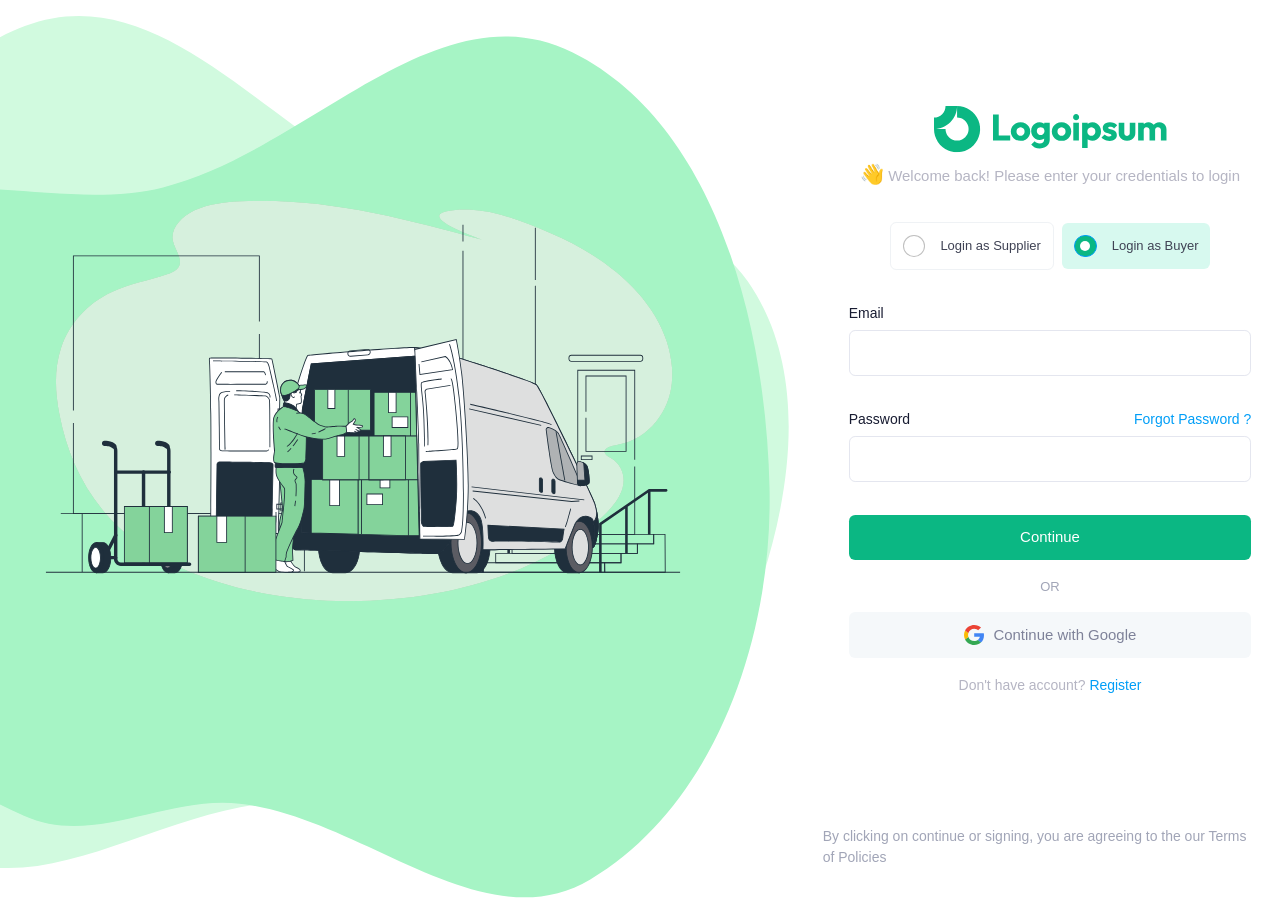
<file: login.html>
<!DOCTYPE html>
<!--
Author: Keenthemes
Product Name: Metronic - Bootstrap 5 HTML, VueJS, React, Angular & Laravel Admin Dashboard Theme
Purchase: https://1.envato.market/EA4JP
Website: http://www.keenthemes.com
Contact: support@keenthemes.com
Follow: www.twitter.com/keenthemes
Dribbble: www.dribbble.com/keenthemes
Like: www.facebook.com/keenthemes
License: For each use you must have a valid license purchased only from above link in order to legally use the theme for your project.
-->
<html lang="en">
	<!--begin::Head-->
	<head><base href="">
		<title>Prowisely - Procure to Pay Platform</title>
		<meta name="description" content="The most advanced Bootstrap Admin Theme on Themeforest trusted by 94,000 beginners and professionals. Multi-demo, Dark Mode, RTL support and complete React, Angular, Vue &amp; Laravel versions. Grab your copy now and get life-time updates for free." />
		<meta name="keywords" content="Metronic, bootstrap, bootstrap 5, Angular, VueJs, React, Laravel, admin themes, web design, figma, web development, free templates, free admin themes, bootstrap theme, bootstrap template, bootstrap dashboard, bootstrap dak mode, bootstrap button, bootstrap datepicker, bootstrap timepicker, fullcalendar, datatables, flaticon" />
		<meta name="viewport" content="width=device-width, initial-scale=1" />
		<meta charset="utf-8" />
		<meta property="og:locale" content="en_US" />
		<meta property="og:type" content="article" />
		<meta property="og:title" content="Metronic - Bootstrap 5 HTML, VueJS, React, Angular &amp; Laravel Admin Dashboard Theme" />
		<meta property="og:url" content="https://keenthemes.com/metronic" />
		<meta property="og:site_name" content="Keenthemes | Metronic" />
		<link rel="canonical" href="Https://preview.keenthemes.com/metronic8" />
		<link rel="shortcut icon" href="assets/media/logos/favicon.ico" />
		<!--begin::Fonts-->
		<link rel="stylesheet" href="https://fonts.googleapis.com/css?family=Inter:300,400,500,600,700" />
		<!--end::Fonts-->
		<!--begin::Global Stylesheets Bundle(used by all pages)-->
		<link href="assets/plugins/global/plugins.bundle.css" rel="stylesheet" type="text/css" />
		<link href="assets/css/style.bundle.css" rel="stylesheet" type="text/css" />
		<link href="assets/css/style.css" rel="stylesheet" type="text/css" />
		<!--end::Global Stylesheets Bundle-->
	</head>
	<!--end::Head-->
	<!--begin::Body-->
	<body id="kt_body" class="bg-body">
		<!--begin::Main-->
		<div class="d-flex flex-column flex-root">
			<!--begin::Authentication - Sign-in -->
			<div class="d-flex flex-column flex-lg-row flex-column-fluid">
				<!--begin::Aside-->
				<div class="d-flex flex-column flex-lg-row-auto w-xl-800px positon-xl-relative" style="background-image: url(assets/graphics/login-left-illustration.svg); background-size: cover;">
					<!--begin::Wrapper-->
					
					<!--end::Wrapper-->
				</div>
				<!--end::Aside-->
				<!--begin::Body-->
				<div class="d-flex flex-column flex-lg-row-fluid py-10">
					<!--begin::Content-->
					<div class="d-flex flex-center flex-column flex-column-fluid" style="margin-top: -40px;">
						<!--begin::Wrapper-->
						<div class="w-lg-500px p-10 p-lg-15 mx-auto">
							<!--begin::Form-->
							<form class="form w-100" novalidate="novalidate" id="kt_sign_in_form" action="#">
								<!--begin::Logo-->
							<a href="index.html" class="d-flex flex-center mb-2">
								<img alt="Logo" src="assets/graphics/Logo.svg" />
							</a>
							<!--end::Logo-->
								<!--begin::Heading-->
								<div class="text-center mb-10">
									<!--begin::Title-->
									
									<p class="text-gray-400 fw-bold fs-5"><span class="fs-2">👋</span> Welcome back! Please enter your credentials to login</p>
									<!--end::Title-->
									
								</div>
								<!--begin::Heading-->
								<div class="mb-10 fw-bold text-gray-800" style="display: flex;
								justify-content: center;
								align-items: center;
								gap: 8px;
								align-self: stretch;">
									<div class="form-check form-check-custom form-check-outline rounded border" style="display: flex;
									padding: 12px;
									align-items: center;
									gap: 8px;border-radius: 6px;
background: var(--Gray-100, #ffffff);">
										<input class="form-check-input" type="radio" value="" id="flexCheckDefault1" name="radio2">
										<label class="form-check-label" for="flexCheckDefault1">
											Login as Supplier
										</label>
									</div>
									<div class="form-check form-check-custom form-check-outline" style="display: flex;
									padding: 12px;
									align-items: center;
									gap: 8px;border-radius: 6px;
background: var(--light-green-1, #D7F9EF);">
										<input class="form-check-input" type="radio" value="" id="flexCheckDefault1" name="radio2" checked="checked">
										<label class="form-check-label" for="flexCheckDefault1">
											Login as Buyer
										</label>
									</div>
								</div>
							
								<!--begin::Input group-->
								<div class="fv-row mb-10">
									<!--begin::Label-->
									<label class="form-label fs-6  text-dark">Email</label>
									<!--end::Label-->
									<!--begin::Input-->
									<input class="form-control form-control-lg form-control-outline" type="text" name="email" autocomplete="off" />
									<!--end::Input-->
								</div>
								<!--end::Input group-->
								<!--begin::Input group-->
								<div class="fv-row mb-10">
									<!--begin::Wrapper-->
									<div class="d-flex flex-stack mb-2">
										<!--begin::Label-->
										<label class="form-label  text-dark fs-6 mb-0">Password</label>
										<!--end::Label-->
										<!--begin::Link-->
										<a href="../../demo2/dist/authentication/flows/aside/password-reset.html" class="link-primary fs-6">Forgot Password ?</a>
										<!--end::Link-->
									</div>
									<!--end::Wrapper-->
									<!--begin::Input-->
									<input class="form-control form-control-lg form-control-outline" type="password" name="password" autocomplete="off" />
									<!--end::Input-->
								</div>
								<!--end::Input group-->
								<!--begin::Actions-->
								<div class="text-center">
									<!--begin::Submit button-->
									<button type="submit" id="kt_sign_in_submit" class="btn btn-lg btn-primary w-100 mb-5">
										<span class="indicator-label">Continue</span>
										<span class="indicator-progress">Please wait...
										<span class="spinner-border spinner-border-sm align-middle ms-2"></span></span>
									</button>
									<!--end::Submit button-->
									<!--begin::Separator-->
									<div class="text-center text-muted text-uppercase mb-5">or</div>
									<!--end::Separator-->
									<!--begin::Google link-->
									<a href="#" class="btn btn-flex flex-center btn-light btn-lg w-100 mb-5">
									<img alt="Logo" src="assets/media/svg/brand-logos/google-icon.svg" class="h-20px me-3" />Continue with Google</a>
									<!--end::Google link-->
									<!--begin::Link-->
									<div class="text-gray-400 fs-6">Don't have account?
										<a href="register.html" class="link-primary">Register</a></div>
										<!--end::Link-->
								</div>
								<!--end::Actions-->
							</form>
							<!--end::Form-->
						</div>
						<!--end::Wrapper-->
					</div>
					<!--end::Content-->
					<!--begin::Footer-->
					<div class="d-flex flex-center flex-wrap fs-6 p-5 pb-0">
						<!--begin::Links-->
						<div class="d-flex flex-center fw-bold fs-6">
							<a href="https://keenthemes.com" class="text-muted text-hover-primary px-2" target="_blank">By clicking on continue or signing, you are agreeing to the our Terms of Policies</a>
						
						</div>
						<!--end::Links-->
					</div>
					<!--end::Footer-->
				</div>
				<!--end::Body-->
			</div>
			<!--end::Authentication - Sign-in-->
		</div>
		<!--end::Main-->
		<!--begin::Javascript-->
		<!--begin::Global Javascript Bundle(used by all pages)-->
		<script src="assets/plugins/global/plugins.bundle.js"></script>
		<script src="assets/js/scripts.bundle.js"></script>
		<!--end::Global Javascript Bundle-->
		<!--begin::Page Custom Javascript(used by this page)-->
		<script src="assets/js/custom/authentication/sign-in/general.js"></script>
		<!--end::Page Custom Javascript-->
		<!--end::Javascript-->
	</body>
	<!--end::Body-->
</html>
</file>
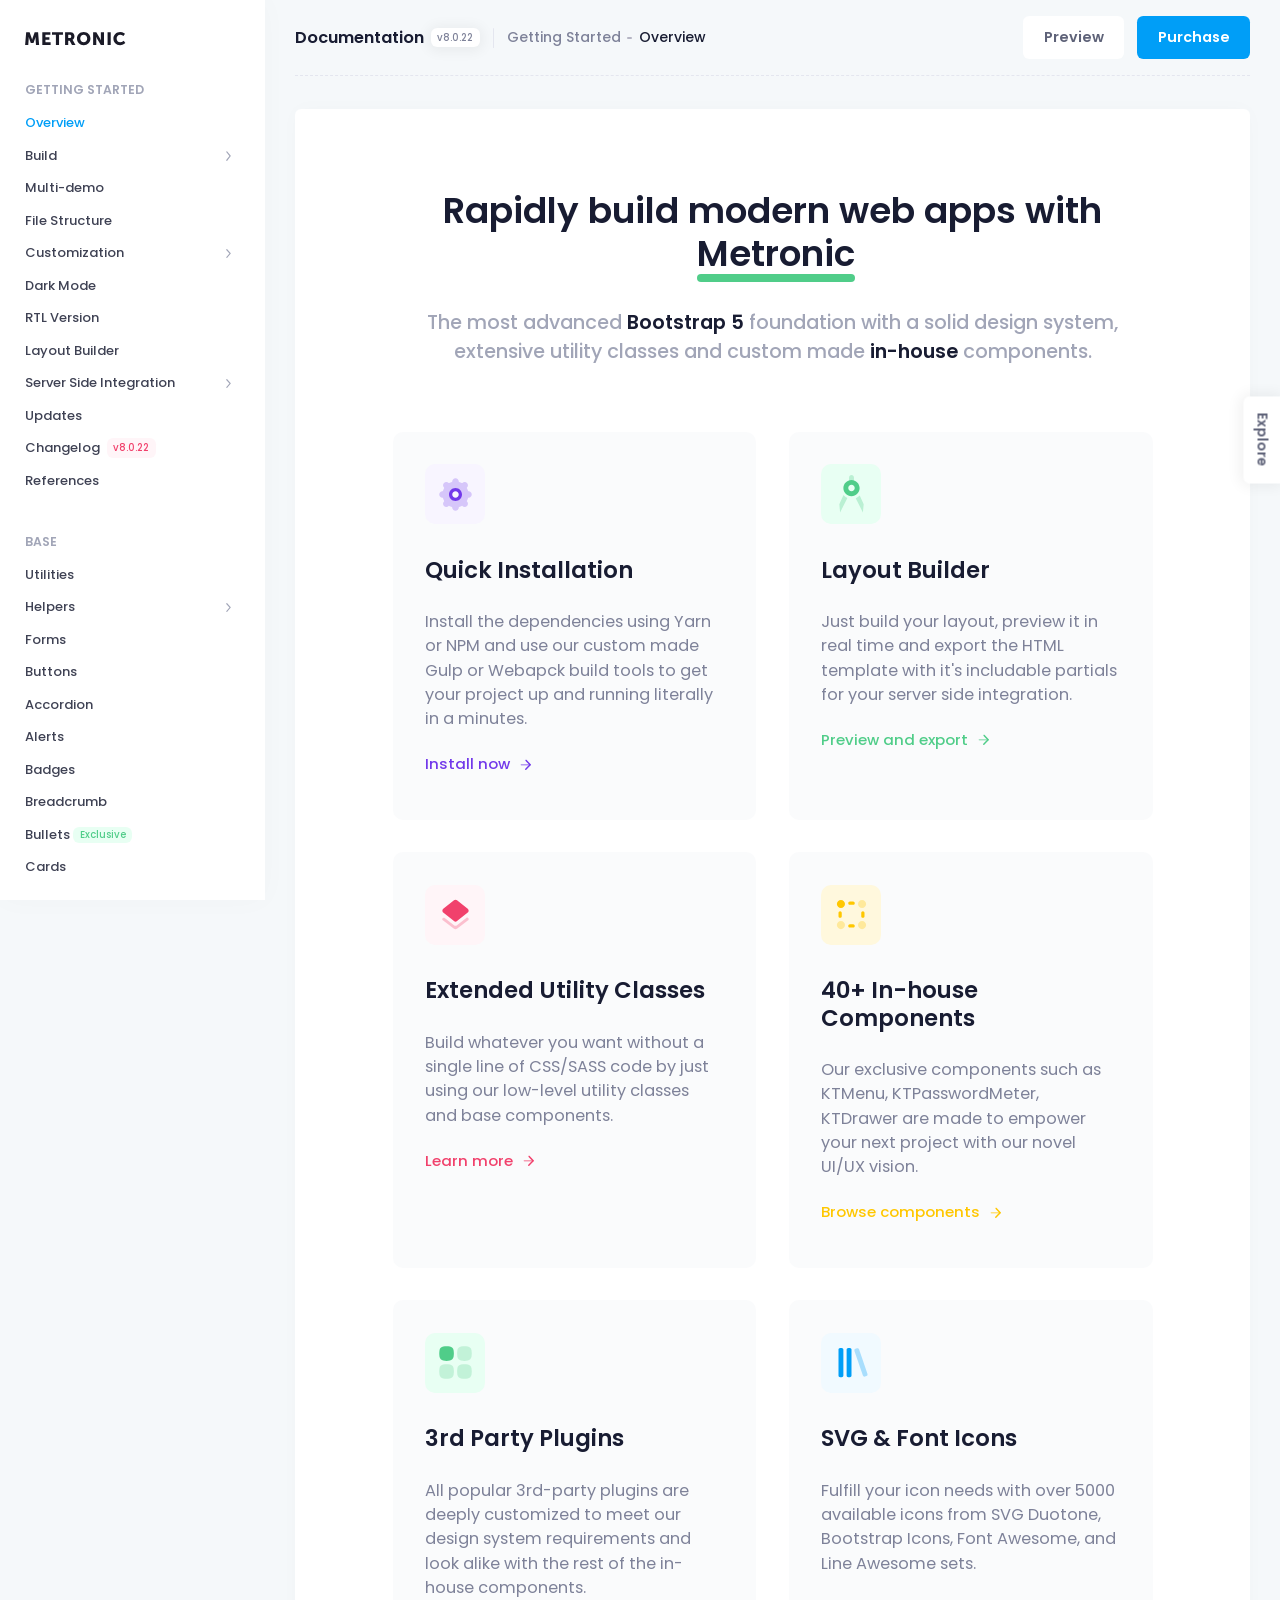
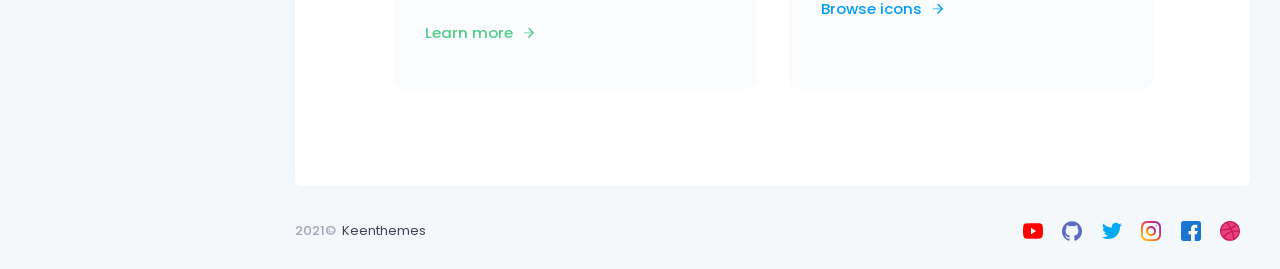
<file: documentation/getting-started.html>
<!DOCTYPE html>
<!--
Author: Keenthemes
Product Name: Metronic - Bootstrap 5 HTML, VueJS, React, Angular & Laravel Admin Dashboard Theme
Purchase: https://1.envato.market/EA4JP
Website: http://www.keenthemes.com
Contact: support@keenthemes.com
Follow: www.twitter.com/keenthemes
Dribbble: www.dribbble.com/keenthemes
Like: www.facebook.com/keenthemes
License: For each use you must have a valid license purchased only from above link in order to legally use the theme for your project.
-->
<html lang="en">
	<!--begin::Head-->
	<head><base href="../">
		<title>Metronic - the world's #1 selling Bootstrap Admin Theme Ecosystem for HTML, Vue, React, Angular &amp; Laravel by Keenthemes</title>
		<meta name="description" content="The most advanced Bootstrap Admin Theme on Themeforest trusted by 94,000 beginners and professionals. Multi-demo, Dark Mode, RTL support and complete React, Angular, Vue &amp; Laravel versions. Grab your copy now and get life-time updates for free." />
		<meta name="keywords" content="Metronic, bootstrap, bootstrap 5, Angular, VueJs, React, Laravel, admin themes, web design, figma, web development, free templates, free admin themes, bootstrap theme, bootstrap template, bootstrap dashboard, bootstrap dak mode, bootstrap button, bootstrap datepicker, bootstrap timepicker, fullcalendar, datatables, flaticon" />
		<meta name="viewport" content="width=device-width, initial-scale=1" />
		<meta charset="utf-8" />
		<meta property="og:locale" content="en_US" />
		<meta property="og:type" content="article" />
		<meta property="og:title" content="Metronic - Bootstrap 5 HTML, VueJS, React, Angular &amp; Laravel Admin Dashboard Theme" />
		<meta property="og:url" content="https://keenthemes.com/metronic" />
		<meta property="og:site_name" content="Keenthemes | Metronic" />
		<link rel="canonical" href="Https://preview.keenthemes.com/metronic8" />
		<link rel="shortcut icon" href="assets/media/logos/favicon.ico" />
		<!--begin::Fonts-->
		<link rel="stylesheet" href="https://fonts.googleapis.com/css?family=Poppins:300,400,500,600,700" />
		<!--end::Fonts-->
		<!--begin::Page Vendor Stylesheets(used by this page)-->
		<link href="assets/plugins/custom/prismjs/prismjs.bundle.css" rel="stylesheet" type="text/css" />
		<!--end::Page Vendor Stylesheets-->
		<!--begin::Global Stylesheets Bundle(used by all pages)-->
		<link href="assets/plugins/global/plugins.bundle.css" rel="stylesheet" type="text/css" />
		<link href="assets/css/style.bundle.css" rel="stylesheet" type="text/css" />
		<!--end::Global Stylesheets Bundle-->
	</head>
	<!--end::Head-->
	<!--begin::Body-->
	<body>
		<!--begin::Main-->
		<div class="d-flex flex-column flex-root">
			<!--begin::Page-->
			<div class="docs-page d-flex flex-row flex-column-fluid">
				<!--begin::Aside-->
				<div id="kt_docs_aside" class="docs-aside" data-kt-drawer="true" data-kt-drawer-name="aside" data-kt-drawer-activate="{default: true, lg: false}" data-kt-drawer-overlay="true" data-kt-drawer-width="{default:'200px', '300px': '250px'}" data-kt-drawer-direction="start" data-kt-drawer-toggle="#kt_docs_aside_toggle">
					<!--begin::Logo-->
					<div class="docs-aside-logo flex-column-auto h-75px" id="kt_docs_aside_logo">
						<!--begin::Link-->
						<a href="../../demo2/dist/index.html">
							<img alt="Logo" src="assets/media/logos/logo-1-dark.svg" class="h-15px" />
						</a>
						<!--end::Link-->
					</div>
					<!--end::Logo-->
					<!--begin::Menu-->
					<div class="docs-aside-menu flex-column-fluid">
						<!--begin::Aside Menu-->
						<div class="hover-scroll-overlay-y mt-5 mb-5 mt-lg-0 mb-lg-5 pe-lg-n2 me-lg-2" id="kt_docs_aside_menu_wrapper" data-kt-scroll="true" data-kt-scroll-activate="{default: false, lg: true}" data-kt-scroll-height="auto" data-kt-scroll-dependencies="#kt_docs_aside_logo" data-kt-scroll-wrappers="#kt_docs_aside_menu" data-kt-scroll-offset="10px">
							<!--begin::Menu-->
							<div class="menu menu-column menu-title-gray-800 menu-state-title-primary menu-state-icon-primary menu-state-bullet-primary menu-arrow-gray-500" id="#kt_docs_aside_menu" data-kt-menu="true">
								<div class="menu-item">
									<h4 class="menu-content text-muted mb-0 fs-7 text-uppercase">Getting Started</h4>
								</div>
								<div class="menu-item">
									<a class="menu-link active py-2" href="../../demo2/dist/documentation/getting-started.html">
										<span class="menu-title">Overview</span>
									</a>
								</div>
								<div data-kt-menu-trigger="click" class="menu-item menu-accordion">
									<span class="menu-link py-2">
										<span class="menu-title">Build</span>
										<span class="menu-arrow"></span>
									</span>
									<div class="menu-sub menu-sub-accordion">
										<div class="menu-item">
											<a class="menu-link py-2" href="../../demo2/dist/documentation/getting-started/build/gulp.html">
												<span class="menu-bullet">
													<span class="bullet bullet-dot"></span>
												</span>
												<span class="menu-title">Gulp</span>
											</a>
										</div>
										<div class="menu-item">
											<a class="menu-link py-2" href="../../demo2/dist/documentation/getting-started/build/webpack.html">
												<span class="menu-bullet">
													<span class="bullet bullet-dot"></span>
												</span>
												<span class="menu-title">Webpack</span>
											</a>
										</div>
									</div>
								</div>
								<div class="menu-item">
									<a class="menu-link py-2" href="../../demo2/dist/documentation/getting-started/multi-demo.html">
										<span class="menu-title">Multi-demo</span>
									</a>
								</div>
								<div class="menu-item">
									<a class="menu-link py-2" href="../../demo2/dist/documentation/getting-started/file-structure.html">
										<span class="menu-title">File Structure</span>
									</a>
								</div>
								<div data-kt-menu-trigger="click" class="menu-item menu-accordion">
									<span class="menu-link py-2">
										<span class="menu-title">Customization</span>
										<span class="menu-arrow"></span>
									</span>
									<div class="menu-sub menu-sub-accordion">
										<div class="menu-item">
											<a class="menu-link py-2" href="../../demo2/dist/documentation/getting-started/customization/sass.html">
												<span class="menu-bullet">
													<span class="bullet bullet-dot"></span>
												</span>
												<span class="menu-title">SASS</span>
											</a>
										</div>
										<div class="menu-item">
											<a class="menu-link py-2" href="../../demo2/dist/documentation/getting-started/customization/javascript.html">
												<span class="menu-bullet">
													<span class="bullet bullet-dot"></span>
												</span>
												<span class="menu-title">Javascript</span>
											</a>
										</div>
									</div>
								</div>
								<div class="menu-item">
									<a class="menu-link py-2" href="../../demo2/dist/documentation/getting-started/dark-mode.html">
										<span class="menu-title">Dark Mode</span>
									</a>
								</div>
								<div class="menu-item">
									<a class="menu-link py-2" href="../../demo2/dist/documentation/getting-started/rtl.html">
										<span class="menu-title">RTL Version</span>
									</a>
								</div>
								<div class="menu-item">
									<a class="menu-link py-2" href="https://preview.keenthemes.com/metronic8/demo2/layout-builder.html" target="blank">
										<span class="menu-title">Layout Builder</span>
									</a>
								</div>
								<div data-kt-menu-trigger="click" class="menu-item menu-accordion">
									<span class="menu-link py-2">
										<span class="menu-title">Server Side Integration</span>
										<span class="menu-arrow"></span>
									</span>
									<div class="menu-sub menu-sub-accordion">
										<div class="menu-item">
											<a class="menu-link py-2" href="../../demo2/dist/documentation/getting-started/integration/blazor.html">
												<span class="menu-bullet">
													<span class="bullet bullet-dot"></span>
												</span>
												<span class="menu-title">Blazor</span>
											</a>
										</div>
									</div>
								</div>
								<div class="menu-item">
									<a class="menu-link py-2" href="../../demo2/dist/documentation/getting-started/updates.html">
										<span class="menu-title">Updates</span>
									</a>
								</div>
								<div class="menu-item">
									<a class="menu-link py-2" href="../../demo2/dist/documentation/getting-started/changelog.html">
										<span class="menu-title">Changelog
										<span class="badge badge-changelog badge-light-danger bg-hover-danger text-hover-white fw-bold fs-9 px-2 ms-2">v8.0.22</span></span>
									</a>
								</div>
								<div class="menu-item">
									<a class="menu-link py-2" href="../../demo2/dist/documentation/getting-started/references.html">
										<span class="menu-title">References</span>
									</a>
								</div>
								<div class="menu-item">
									<div class="h-30px"></div>
								</div>
								<div class="menu-item">
									<h4 class="menu-content text-muted mb-0 fs-7 text-uppercase">Base</h4>
								</div>
								<div class="menu-item">
									<a class="menu-link py-2" href="../../demo2/dist/documentation/base/utilities.html">
										<span class="menu-title">Utilities</span>
									</a>
								</div>
								<div data-kt-menu-trigger="click" class="menu-item menu-accordion">
									<span class="menu-link py-2">
										<span class="menu-title">Helpers</span>
										<span class="menu-arrow"></span>
									</span>
									<div class="menu-sub menu-sub-accordion">
										<div class="menu-item">
											<a class="menu-link py-2" href="../../demo2/dist/documentation/base/helpers/flex-layouts.html">
												<span class="menu-bullet">
													<span class="bullet bullet-dot"></span>
												</span>
												<span class="menu-title">Flex Layouts
												<span class="badge badge-exclusive badge-light-success fw-bold fs-9 px-2 py-1 ms-1">Exclusive</span></span>
											</a>
										</div>
										<div class="menu-item">
											<a class="menu-link py-2" href="../../demo2/dist/documentation/base/helpers/text.html">
												<span class="menu-bullet">
													<span class="bullet bullet-dot"></span>
												</span>
												<span class="menu-title">Text</span>
											</a>
										</div>
										<div class="menu-item">
											<a class="menu-link py-2" href="../../demo2/dist/documentation/base/helpers/background.html">
												<span class="menu-bullet">
													<span class="bullet bullet-dot"></span>
												</span>
												<span class="menu-title">Background</span>
											</a>
										</div>
										<div class="menu-item">
											<a class="menu-link py-2" href="../../demo2/dist/documentation/base/helpers/borders.html">
												<span class="menu-bullet">
													<span class="bullet bullet-dot"></span>
												</span>
												<span class="menu-title">Borders</span>
											</a>
										</div>
										<div class="menu-item">
											<a class="menu-link py-2" href="../../demo2/dist/documentation/base/helpers/opacity.html">
												<span class="menu-bullet">
													<span class="bullet bullet-dot"></span>
												</span>
												<span class="menu-title">Opacity</span>
											</a>
										</div>
									</div>
								</div>
								<div class="menu-item">
									<a class="menu-link py-2" href="../../demo2/dist/documentation/base/forms.html">
										<span class="menu-title">Forms</span>
									</a>
								</div>
								<div class="menu-item">
									<a class="menu-link py-2" href="../../demo2/dist/documentation/base/buttons.html">
										<span class="menu-title">Buttons</span>
									</a>
								</div>
								<div class="menu-item">
									<a class="menu-link py-2" href="../../demo2/dist/documentation/base/accordion.html">
										<span class="menu-title">Accordion</span>
									</a>
								</div>
								<div class="menu-item">
									<a class="menu-link py-2" href="../../demo2/dist/documentation/base/alerts.html">
										<span class="menu-title">Alerts</span>
									</a>
								</div>
								<div class="menu-item">
									<a class="menu-link py-2" href="../../demo2/dist/documentation/base/badges.html">
										<span class="menu-title">Badges</span>
									</a>
								</div>
								<div class="menu-item">
									<a class="menu-link py-2" href="../../demo2/dist/documentation/base/breadcrumb.html">
										<span class="menu-title">Breadcrumb</span>
									</a>
								</div>
								<div class="menu-item">
									<a class="menu-link py-2" href="../../demo2/dist/documentation/base/bullets.html">
										<span class="menu-title">Bullets
										<span class="badge badge-exclusive badge-light-success fw-bold fs-9 px-2 py-1 ms-1">Exclusive</span></span>
									</a>
								</div>
								<div class="menu-item">
									<a class="menu-link py-2" href="../../demo2/dist/documentation/base/cards.html">
										<span class="menu-title">Cards</span>
									</a>
								</div>
								<div class="menu-item">
									<a class="menu-link py-2" href="../../demo2/dist/documentation/base/carousel.html">
										<span class="menu-title">Carousel</span>
									</a>
								</div>
								<div class="menu-item">
									<a class="menu-link py-2" href="../../demo2/dist/documentation/base/indicator.html">
										<span class="menu-title">Indicator
										<span class="badge badge-exclusive badge-light-success fw-bold fs-9 px-2 py-1 ms-1">Exclusive</span></span>
									</a>
								</div>
								<div class="menu-item">
									<a class="menu-link py-2" href="../../demo2/dist/documentation/base/modal.html">
										<span class="menu-title">Modal</span>
									</a>
								</div>
								<div class="menu-item">
									<a class="menu-link py-2" href="../../demo2/dist/documentation/base/overlay.html">
										<span class="menu-title">Overlay
										<span class="badge badge-exclusive badge-light-success fw-bold fs-9 px-2 py-1 ms-1">Exclusive</span></span>
									</a>
								</div>
								<div class="menu-item">
									<a class="menu-link py-2" href="../../demo2/dist/documentation/base/pagination.html">
										<span class="menu-title">Pagination</span>
									</a>
								</div>
								<div class="menu-item">
									<a class="menu-link py-2" href="../../demo2/dist/documentation/base/popovers.html">
										<span class="menu-title">Popovers</span>
									</a>
								</div>
								<div class="menu-item">
									<a class="menu-link py-2" href="../../demo2/dist/documentation/base/tooltips.html">
										<span class="menu-title">Tooltips</span>
									</a>
								</div>
								<div class="menu-item">
									<a class="menu-link py-2" href="../../demo2/dist/documentation/base/pulse.html">
										<span class="menu-title">Pulse
										<span class="badge badge-exclusive badge-light-success fw-bold fs-9 px-2 py-1 ms-1">Exclusive</span></span>
									</a>
								</div>
								<div class="menu-item">
									<a class="menu-link py-2" href="../../demo2/dist/documentation/base/rating.html">
										<span class="menu-title">Rating
										<span class="badge badge-exclusive badge-light-success fw-bold fs-9 px-2 py-1 ms-1">Exclusive</span></span>
									</a>
								</div>
								<div class="menu-item">
									<a class="menu-link py-2" href="../../demo2/dist/documentation/base/ribbon.html">
										<span class="menu-title">Ribbon
										<span class="badge badge-exclusive badge-light-success fw-bold fs-9 px-2 py-1 ms-1">Exclusive</span></span>
									</a>
								</div>
								<div class="menu-item">
									<a class="menu-link py-2" href="../../demo2/dist/documentation/base/rotate.html">
										<span class="menu-title">Rotate
										<span class="badge badge-exclusive badge-light-success fw-bold fs-9 px-2 py-1 ms-1">Exclusive</span></span>
									</a>
								</div>
								<div class="menu-item">
									<a class="menu-link py-2" href="../../demo2/dist/documentation/base/separator.html">
										<span class="menu-title">Separator
										<span class="badge badge-exclusive badge-light-success fw-bold fs-9 px-2 py-1 ms-1">Exclusive</span></span>
									</a>
								</div>
								<div class="menu-item">
									<a class="menu-link py-2" href="../../demo2/dist/documentation/base/symbol.html">
										<span class="menu-title">Symbol
										<span class="badge badge-exclusive badge-light-success fw-bold fs-9 px-2 py-1 ms-1">Exclusive</span></span>
									</a>
								</div>
								<div class="menu-item">
									<a class="menu-link py-2" href="../../demo2/dist/documentation/base/tables.html">
										<span class="menu-title">Tables</span>
									</a>
								</div>
								<div class="menu-item">
									<a class="menu-link py-2" href="../../demo2/dist/documentation/base/tabs.html">
										<span class="menu-title">Tabs</span>
									</a>
								</div>
								<div class="menu-item">
									<div class="h-30px"></div>
								</div>
								<div class="menu-item">
									<h4 class="menu-content text-muted mb-0 fs-7 text-uppercase">Forms</h4>
								</div>
								<div class="menu-item">
									<a class="menu-link py-2" href="../../demo2/dist/documentation/forms/clipboard.html">
										<span class="menu-title">Clipboard</span>
									</a>
								</div>
								<div class="menu-item">
									<a class="menu-link py-2" href="../../demo2/dist/documentation/forms/daterangepicker.html">
										<span class="menu-title">Date Range Picker</span>
									</a>
								</div>
								<div class="menu-item">
									<a class="menu-link py-2" href="../../demo2/dist/documentation/forms/dialer.html">
										<span class="menu-title">Dialer
										<span class="badge badge-exclusive badge-light-success fw-bold fs-9 px-2 py-1 ms-1">Exclusive</span></span>
									</a>
								</div>
								<div class="menu-item">
									<a class="menu-link py-2" href="../../demo2/dist/documentation/forms/dropzonejs.html">
										<span class="menu-title">DropzoneJS</span>
									</a>
								</div>
								<div class="menu-item">
									<a class="menu-link py-2" href="../../demo2/dist/documentation/forms/flatpickr.html">
										<span class="menu-title">Flatpickr</span>
									</a>
								</div>
								<div data-kt-menu-trigger="click" class="menu-item menu-accordion">
									<span class="menu-link py-2">
										<span class="menu-title">FormValidation</span>
										<span class="menu-arrow"></span>
									</span>
									<div class="menu-sub menu-sub-accordion">
										<div class="menu-item">
											<a class="menu-link py-2" href="../../demo2/dist/documentation/forms/formvalidation/overview.html">
												<span class="menu-bullet">
													<span class="bullet bullet-dot"></span>
												</span>
												<span class="menu-title">Overview</span>
											</a>
										</div>
										<div class="menu-item">
											<a class="menu-link py-2" href="../../demo2/dist/documentation/forms/formvalidation/basic.html">
												<span class="menu-bullet">
													<span class="bullet bullet-dot"></span>
												</span>
												<span class="menu-title">Basic</span>
											</a>
										</div>
										<div class="menu-item">
											<a class="menu-link py-2" href="../../demo2/dist/documentation/forms/formvalidation/advanced.html">
												<span class="menu-bullet">
													<span class="bullet bullet-dot"></span>
												</span>
												<span class="menu-title">Advanced</span>
											</a>
										</div>
									</div>
								</div>
								<div class="menu-item">
									<a class="menu-link py-2" href="../../demo2/dist/documentation/forms/image-input.html">
										<span class="menu-title">Image Input
										<span class="badge badge-exclusive badge-light-success fw-bold fs-9 px-2 py-1 ms-1">Exclusive</span></span>
									</a>
								</div>
								<div class="menu-item">
									<a class="menu-link py-2" href="../../demo2/dist/documentation/forms/inputmask.html">
										<span class="menu-title">Inputmask</span>
									</a>
								</div>
								<div class="menu-item">
									<a class="menu-link py-2" href="../../demo2/dist/documentation/forms/bootstrap-multiselectsplitter.html">
										<span class="menu-title">Multiselectsplitter</span>
									</a>
								</div>
								<div class="menu-item">
									<a class="menu-link py-2" href="../../demo2/dist/documentation/forms/nouislider.html">
										<span class="menu-title">noUiSlider</span>
									</a>
								</div>
								<div class="menu-item">
									<a class="menu-link py-2" href="../../demo2/dist/documentation/forms/password-meter.html">
										<span class="menu-title">Password Meter
										<span class="badge badge-exclusive badge-light-success fw-bold fs-9 px-2 py-1 ms-1">Exclusive</span></span>
									</a>
								</div>
								<div class="menu-item">
									<a class="menu-link py-2" href="../../demo2/dist/documentation/forms/google-recaptcha.html">
										<span class="menu-title">reCAPTCHA</span>
									</a>
								</div>
								<div class="menu-item">
									<a class="menu-link py-2" href="../../demo2/dist/documentation/forms/select2.html">
										<span class="menu-title">Select2</span>
									</a>
								</div>
								<div class="menu-item">
									<a class="menu-link py-2" href="../../demo2/dist/documentation/forms/tagify.html">
										<span class="menu-title">Tagify</span>
									</a>
								</div>
								<div class="menu-item">
									<div class="h-30px"></div>
								</div>
								<div class="menu-item">
									<h4 class="menu-content text-muted mb-0 fs-7 text-uppercase">Editors</h4>
								</div>
								<div data-kt-menu-trigger="click" class="menu-item menu-accordion">
									<span class="menu-link py-2">
										<span class="menu-title">TinyMCE</span>
										<span class="menu-arrow"></span>
									</span>
									<div class="menu-sub menu-sub-accordion">
										<div class="menu-item">
											<a class="menu-link py-2" href="../../demo2/dist/documentation/editors/tinymce/overview.html">
												<span class="menu-bullet">
													<span class="bullet bullet-dot"></span>
												</span>
												<span class="menu-title">Overview</span>
											</a>
										</div>
										<div class="menu-item">
											<a class="menu-link py-2" href="../../demo2/dist/documentation/editors/tinymce/basic.html">
												<span class="menu-bullet">
													<span class="bullet bullet-dot"></span>
												</span>
												<span class="menu-title">Basic</span>
											</a>
										</div>
										<div class="menu-item">
											<a class="menu-link py-2" href="../../demo2/dist/documentation/editors/tinymce/plugins.html">
												<span class="menu-bullet">
													<span class="bullet bullet-dot"></span>
												</span>
												<span class="menu-title">Plugin Addons</span>
											</a>
										</div>
										<div class="menu-item">
											<a class="menu-link py-2" href="../../demo2/dist/documentation/editors/tinymce/hidden.html">
												<span class="menu-bullet">
													<span class="bullet bullet-dot"></span>
												</span>
												<span class="menu-title">Hidden Menubar</span>
											</a>
										</div>
									</div>
								</div>
								<div data-kt-menu-trigger="click" class="menu-item menu-accordion">
									<span class="menu-link py-2">
										<span class="menu-title">CKEditor</span>
										<span class="menu-arrow"></span>
									</span>
									<div class="menu-sub menu-sub-accordion">
										<div class="menu-item">
											<a class="menu-link py-2" href="../../demo2/dist/documentation/editors/ckeditor/overview.html">
												<span class="menu-bullet">
													<span class="bullet bullet-dot"></span>
												</span>
												<span class="menu-title">Overview</span>
											</a>
										</div>
										<div class="menu-item">
											<a class="menu-link py-2" href="../../demo2/dist/documentation/editors/ckeditor/classic.html">
												<span class="menu-bullet">
													<span class="bullet bullet-dot"></span>
												</span>
												<span class="menu-title">Classic</span>
											</a>
										</div>
										<div class="menu-item">
											<a class="menu-link py-2" href="../../demo2/dist/documentation/editors/ckeditor/inline.html">
												<span class="menu-bullet">
													<span class="bullet bullet-dot"></span>
												</span>
												<span class="menu-title">Inline</span>
											</a>
										</div>
										<div class="menu-item">
											<a class="menu-link py-2" href="../../demo2/dist/documentation/editors/ckeditor/balloon.html">
												<span class="menu-bullet">
													<span class="bullet bullet-dot"></span>
												</span>
												<span class="menu-title">Balloon</span>
											</a>
										</div>
										<div class="menu-item">
											<a class="menu-link py-2" href="../../demo2/dist/documentation/editors/ckeditor/balloon-block.html">
												<span class="menu-bullet">
													<span class="bullet bullet-dot"></span>
												</span>
												<span class="menu-title">Balloon Block</span>
											</a>
										</div>
										<div class="menu-item">
											<a class="menu-link py-2" href="../../demo2/dist/documentation/editors/ckeditor/document.html">
												<span class="menu-bullet">
													<span class="bullet bullet-dot"></span>
												</span>
												<span class="menu-title">Document</span>
											</a>
										</div>
									</div>
								</div>
								<div data-kt-menu-trigger="click" class="menu-item menu-accordion">
									<span class="menu-link py-2">
										<span class="menu-title">Quill</span>
										<span class="menu-arrow"></span>
									</span>
									<div class="menu-sub menu-sub-accordion">
										<div class="menu-item">
											<a class="menu-link py-2" href="../../demo2/dist/documentation/editors/quill/overview.html">
												<span class="menu-bullet">
													<span class="bullet bullet-dot"></span>
												</span>
												<span class="menu-title">Overview</span>
											</a>
										</div>
										<div class="menu-item">
											<a class="menu-link py-2" href="../../demo2/dist/documentation/editors/quill/basic.html">
												<span class="menu-bullet">
													<span class="bullet bullet-dot"></span>
												</span>
												<span class="menu-title">Basic</span>
											</a>
										</div>
										<div class="menu-item">
											<a class="menu-link py-2" href="../../demo2/dist/documentation/editors/quill/autosave.html">
												<span class="menu-bullet">
													<span class="bullet bullet-dot"></span>
												</span>
												<span class="menu-title">Autosave</span>
											</a>
										</div>
									</div>
								</div>
								<div class="menu-item">
									<div class="h-30px"></div>
								</div>
								<div class="menu-item">
									<h4 class="menu-content text-muted mb-0 fs-7 text-uppercase">Charts</h4>
								</div>
								<div data-kt-menu-trigger="click" class="menu-item menu-accordion">
									<span class="menu-link py-2">
										<span class="menu-title">AmCharts</span>
										<span class="menu-arrow"></span>
									</span>
									<div class="menu-sub menu-sub-accordion">
										<div class="menu-item">
											<a class="menu-link py-2" href="../../demo2/dist/documentation/charts/amcharts/charts.html">
												<span class="menu-bullet">
													<span class="bullet bullet-dot"></span>
												</span>
												<span class="menu-title">AmChart Charts</span>
											</a>
										</div>
										<div class="menu-item">
											<a class="menu-link py-2" href="../../demo2/dist/documentation/charts/amcharts/maps.html">
												<span class="menu-bullet">
													<span class="bullet bullet-dot"></span>
												</span>
												<span class="menu-title">AmChart Maps</span>
											</a>
										</div>
										<div class="menu-item">
											<a class="menu-link py-2" href="../../demo2/dist/documentation/charts/amcharts/stock-charts.html">
												<span class="menu-bullet">
													<span class="bullet bullet-dot"></span>
												</span>
												<span class="menu-title">AmChart Stock Charts</span>
											</a>
										</div>
									</div>
								</div>
								<div class="menu-item">
									<a class="menu-link py-2" href="../../demo2/dist/documentation/charts/apexcharts.html">
										<span class="menu-title">ApexCharts</span>
									</a>
								</div>
								<div class="menu-item">
									<a class="menu-link py-2" href="../../demo2/dist/documentation/charts/chartjs.html">
										<span class="menu-title">ChartJS</span>
									</a>
								</div>
								<div data-kt-menu-trigger="click" class="menu-item menu-accordion">
									<span class="menu-link py-2">
										<span class="menu-title">Flotcharts</span>
										<span class="menu-arrow"></span>
									</span>
									<div class="menu-sub menu-sub-accordion">
										<div class="menu-item">
											<a class="menu-link py-2" href="../../demo2/dist/documentation/charts/flotcharts/overview.html">
												<span class="menu-bullet">
													<span class="bullet bullet-dot"></span>
												</span>
												<span class="menu-title">Overview</span>
											</a>
										</div>
										<div class="menu-item">
											<a class="menu-link py-2" href="../../demo2/dist/documentation/charts/flotcharts/basic.html">
												<span class="menu-bullet">
													<span class="bullet bullet-dot"></span>
												</span>
												<span class="menu-title">Basic Chart</span>
											</a>
										</div>
										<div class="menu-item">
											<a class="menu-link py-2" href="../../demo2/dist/documentation/charts/flotcharts/axis.html">
												<span class="menu-bullet">
													<span class="bullet bullet-dot"></span>
												</span>
												<span class="menu-title">Axis Labels</span>
											</a>
										</div>
										<div class="menu-item">
											<a class="menu-link py-2" href="../../demo2/dist/documentation/charts/flotcharts/tracking.html">
												<span class="menu-bullet">
													<span class="bullet bullet-dot"></span>
												</span>
												<span class="menu-title">Tracking Curves</span>
											</a>
										</div>
										<div class="menu-item">
											<a class="menu-link py-2" href="../../demo2/dist/documentation/charts/flotcharts/dynamic.html">
												<span class="menu-bullet">
													<span class="bullet bullet-dot"></span>
												</span>
												<span class="menu-title">Dynamic Chart</span>
											</a>
										</div>
										<div class="menu-item">
											<a class="menu-link py-2" href="../../demo2/dist/documentation/charts/flotcharts/stack.html">
												<span class="menu-bullet">
													<span class="bullet bullet-dot"></span>
												</span>
												<span class="menu-title">Stack Chart Controls</span>
											</a>
										</div>
										<div class="menu-item">
											<a class="menu-link py-2" href="../../demo2/dist/documentation/charts/flotcharts/bar.html">
												<span class="menu-bullet">
													<span class="bullet bullet-dot"></span>
												</span>
												<span class="menu-title">Bar Chart</span>
											</a>
										</div>
										<div class="menu-item">
											<a class="menu-link py-2" href="../../demo2/dist/documentation/charts/flotcharts/pie.html">
												<span class="menu-bullet">
													<span class="bullet bullet-dot"></span>
												</span>
												<span class="menu-title">Pie Chart</span>
											</a>
										</div>
									</div>
								</div>
								<div data-kt-menu-trigger="click" class="menu-item menu-accordion">
									<span class="menu-link py-2">
										<span class="menu-title">Google Charts</span>
										<span class="menu-arrow"></span>
									</span>
									<div class="menu-sub menu-sub-accordion">
										<div class="menu-item">
											<a class="menu-link py-2" href="../../demo2/dist/documentation/charts/google-charts/overview.html">
												<span class="menu-bullet">
													<span class="bullet bullet-dot"></span>
												</span>
												<span class="menu-title">Overview</span>
											</a>
										</div>
										<div class="menu-item">
											<a class="menu-link py-2" href="../../demo2/dist/documentation/charts/google-charts/column.html">
												<span class="menu-bullet">
													<span class="bullet bullet-dot"></span>
												</span>
												<span class="menu-title">Column Chart</span>
											</a>
										</div>
										<div class="menu-item">
											<a class="menu-link py-2" href="../../demo2/dist/documentation/charts/google-charts/pie.html">
												<span class="menu-bullet">
													<span class="bullet bullet-dot"></span>
												</span>
												<span class="menu-title">Pie Chart</span>
											</a>
										</div>
										<div class="menu-item">
											<a class="menu-link py-2" href="../../demo2/dist/documentation/charts/google-charts/line.html">
												<span class="menu-bullet">
													<span class="bullet bullet-dot"></span>
												</span>
												<span class="menu-title">Line Chart</span>
											</a>
										</div>
									</div>
								</div>
								<div class="menu-item">
									<div class="h-30px"></div>
								</div>
								<div class="menu-item">
									<h4 class="menu-content text-muted mb-0 fs-7 text-uppercase">General</h4>
								</div>
								<div data-kt-menu-trigger="click" class="menu-item menu-accordion">
									<span class="menu-link py-2">
										<span class="menu-title">DataTables</span>
										<span class="menu-arrow"></span>
									</span>
									<div class="menu-sub menu-sub-accordion">
										<div class="menu-item">
											<a class="menu-link py-2" href="../../demo2/dist/documentation/general/datatables/overview.html">
												<span class="menu-bullet">
													<span class="bullet bullet-dot"></span>
												</span>
												<span class="menu-title">Overview</span>
											</a>
										</div>
										<div class="menu-item">
											<a class="menu-link py-2" href="../../demo2/dist/documentation/general/datatables/basic.html">
												<span class="menu-bullet">
													<span class="bullet bullet-dot"></span>
												</span>
												<span class="menu-title">Basic</span>
											</a>
										</div>
										<div class="menu-item">
											<a class="menu-link py-2" href="../../demo2/dist/documentation/general/datatables/advanced.html">
												<span class="menu-bullet">
													<span class="bullet bullet-dot"></span>
												</span>
												<span class="menu-title">Advanced</span>
											</a>
										</div>
										<div class="menu-item">
											<a class="menu-link py-2" href="../../demo2/dist/documentation/general/datatables/server-side.html">
												<span class="menu-bullet">
													<span class="bullet bullet-dot"></span>
												</span>
												<span class="menu-title">Server Side</span>
											</a>
										</div>
										<div class="menu-item">
											<a class="menu-link py-2" href="../../demo2/dist/documentation/general/datatables/api.html">
												<span class="menu-bullet">
													<span class="bullet bullet-dot"></span>
												</span>
												<span class="menu-title">API</span>
											</a>
										</div>
									</div>
								</div>
								<div data-kt-menu-trigger="click" class="menu-item menu-accordion">
									<span class="menu-link py-2">
										<span class="menu-title">Fullcalendar</span>
										<span class="menu-arrow"></span>
									</span>
									<div class="menu-sub menu-sub-accordion">
										<div class="menu-item">
											<a class="menu-link py-2" href="../../demo2/dist/documentation/general/fullcalendar/overview.html">
												<span class="menu-bullet">
													<span class="bullet bullet-dot"></span>
												</span>
												<span class="menu-title">Overview</span>
											</a>
										</div>
										<div class="menu-item">
											<a class="menu-link py-2" href="../../demo2/dist/documentation/general/fullcalendar/basic.html">
												<span class="menu-bullet">
													<span class="bullet bullet-dot"></span>
												</span>
												<span class="menu-title">Basic</span>
											</a>
										</div>
										<div class="menu-item">
											<a class="menu-link py-2" href="../../demo2/dist/documentation/general/fullcalendar/drag-n-drop.html">
												<span class="menu-bullet">
													<span class="bullet bullet-dot"></span>
												</span>
												<span class="menu-title">Drag-n-Drop</span>
											</a>
										</div>
										<div class="menu-item">
											<a class="menu-link py-2" href="../../demo2/dist/documentation/general/fullcalendar/selectable.html">
												<span class="menu-bullet">
													<span class="bullet bullet-dot"></span>
												</span>
												<span class="menu-title">Selectable Dates</span>
											</a>
										</div>
										<div class="menu-item">
											<a class="menu-link py-2" href="../../demo2/dist/documentation/general/fullcalendar/background-events.html">
												<span class="menu-bullet">
													<span class="bullet bullet-dot"></span>
												</span>
												<span class="menu-title">Background Events</span>
											</a>
										</div>
										<div class="menu-item">
											<a class="menu-link py-2" href="../../demo2/dist/documentation/general/fullcalendar/locales.html">
												<span class="menu-bullet">
													<span class="bullet bullet-dot"></span>
												</span>
												<span class="menu-title">Localization</span>
											</a>
										</div>
										<div class="menu-item">
											<a class="menu-link py-2" href="../../demo2/dist/documentation/general/fullcalendar/timezone.html">
												<span class="menu-bullet">
													<span class="bullet bullet-dot"></span>
												</span>
												<span class="menu-title">Timezone</span>
											</a>
										</div>
									</div>
								</div>
								<div class="menu-item">
									<a class="menu-link py-2" href="../../demo2/dist/documentation/general/menu.html">
										<span class="menu-title">Menu
										<span class="badge badge-exclusive badge-light-success fw-bold fs-9 px-2 py-1 ms-1">Exclusive</span></span>
									</a>
								</div>
								<div class="menu-item">
									<a class="menu-link py-2" href="../../demo2/dist/documentation/general/drawer.html">
										<span class="menu-title">Drawer
										<span class="badge badge-exclusive badge-light-success fw-bold fs-9 px-2 py-1 ms-1">Exclusive</span></span>
									</a>
								</div>
								<div data-kt-menu-trigger="click" class="menu-item menu-accordion">
									<span class="menu-link py-2">
										<span class="menu-title">jKanban Board</span>
										<span class="menu-arrow"></span>
									</span>
									<div class="menu-sub menu-sub-accordion">
										<div class="menu-item">
											<a class="menu-link py-2" href="../../demo2/dist/documentation/general/jkanban/overview.html">
												<span class="menu-bullet">
													<span class="bullet bullet-dot"></span>
												</span>
												<span class="menu-title">Overview</span>
											</a>
										</div>
										<div class="menu-item">
											<a class="menu-link py-2" href="../../demo2/dist/documentation/general/jkanban/basic.html">
												<span class="menu-bullet">
													<span class="bullet bullet-dot"></span>
												</span>
												<span class="menu-title">Basic</span>
											</a>
										</div>
										<div class="menu-item">
											<a class="menu-link py-2" href="../../demo2/dist/documentation/general/jkanban/color.html">
												<span class="menu-bullet">
													<span class="bullet bullet-dot"></span>
												</span>
												<span class="menu-title">Colored</span>
											</a>
										</div>
										<div class="menu-item">
											<a class="menu-link py-2" href="../../demo2/dist/documentation/general/jkanban/restricted.html">
												<span class="menu-bullet">
													<span class="bullet bullet-dot"></span>
												</span>
												<span class="menu-title">Restricted</span>
											</a>
										</div>
										<div class="menu-item">
											<a class="menu-link py-2" href="../../demo2/dist/documentation/general/jkanban/rich.html">
												<span class="menu-bullet">
													<span class="bullet bullet-dot"></span>
												</span>
												<span class="menu-title">Rich Content</span>
											</a>
										</div>
									</div>
								</div>
								<div class="menu-item">
									<a class="menu-link py-2" href="../../demo2/dist/documentation/general/fslightbox.html">
										<span class="menu-title">Fullscreen Lightbox</span>
									</a>
								</div>
								<div class="menu-item">
									<a class="menu-link py-2" href="../../demo2/dist/documentation/general/smooth-scroll.html">
										<span class="menu-title">Smooth Scroll</span>
									</a>
								</div>
								<div class="menu-item">
									<a class="menu-link py-2" href="../../demo2/dist/documentation/general/stepper.html">
										<span class="menu-title">Stepper
										<span class="badge badge-exclusive badge-light-success fw-bold fs-9 px-2 py-1 ms-1">Exclusive</span></span>
									</a>
								</div>
								<div class="menu-item">
									<a class="menu-link py-2" href="../../demo2/dist/documentation/general/scroll.html">
										<span class="menu-title">Scroll
										<span class="badge badge-exclusive badge-light-success fw-bold fs-9 px-2 py-1 ms-1">Exclusive</span></span>
									</a>
								</div>
								<div class="menu-item">
									<a class="menu-link py-2" href="../../demo2/dist/documentation/general/search.html">
										<span class="menu-title">Quick Search
										<span class="badge badge-exclusive badge-light-success fw-bold fs-9 px-2 py-1 ms-1">Exclusive</span></span>
									</a>
								</div>
								<div class="menu-item">
									<a class="menu-link py-2" href="../../demo2/dist/documentation/general/sticky.html">
										<span class="menu-title">Sticky
										<span class="badge badge-exclusive badge-light-success fw-bold fs-9 px-2 py-1 ms-1">Exclusive</span></span>
									</a>
								</div>
								<div class="menu-item">
									<a class="menu-link py-2" href="../../demo2/dist/documentation/general/swapper.html">
										<span class="menu-title">Swapper
										<span class="badge badge-exclusive badge-light-success fw-bold fs-9 px-2 py-1 ms-1">Exclusive</span></span>
									</a>
								</div>
								<div class="menu-item">
									<a class="menu-link py-2" href="../../demo2/dist/documentation/general/blockui.html">
										<span class="menu-title">BlockUI
										<span class="badge badge-exclusive badge-light-success fw-bold fs-9 px-2 py-1 ms-1">Exclusive</span></span>
									</a>
								</div>
								<div class="menu-item">
									<a class="menu-link py-2" href="../../demo2/dist/documentation/general/toastr.html">
										<span class="menu-title">Toastr</span>
									</a>
								</div>
								<div class="menu-item">
									<a class="menu-link py-2" href="../../demo2/dist/documentation/general/toggle.html">
										<span class="menu-title">Toggle
										<span class="badge badge-exclusive badge-light-success fw-bold fs-9 px-2 py-1 ms-1">Exclusive</span></span>
									</a>
								</div>
								<div class="menu-item">
									<a class="menu-link py-2" href="../../demo2/dist/documentation/general/typedjs.html">
										<span class="menu-title">Typed.js</span>
									</a>
								</div>
								<div class="menu-item">
									<a class="menu-link py-2" href="../../demo2/dist/documentation/general/cropper.html">
										<span class="menu-title">Cropper</span>
									</a>
								</div>
								<div data-kt-menu-trigger="click" class="menu-item menu-accordion">
									<span class="menu-link py-2">
										<span class="menu-title">Draggable</span>
										<span class="menu-arrow"></span>
									</span>
									<div class="menu-sub menu-sub-accordion">
										<div class="menu-item">
											<a class="menu-link py-2" href="../../demo2/dist/documentation/general/draggable/overview.html">
												<span class="menu-bullet">
													<span class="bullet bullet-dot"></span>
												</span>
												<span class="menu-title">Overview</span>
											</a>
										</div>
										<div class="menu-item">
											<a class="menu-link py-2" href="../../demo2/dist/documentation/general/draggable/cards.html">
												<span class="menu-bullet">
													<span class="bullet bullet-dot"></span>
												</span>
												<span class="menu-title">Draggable Cards</span>
											</a>
										</div>
										<div class="menu-item">
											<a class="menu-link py-2" href="../../demo2/dist/documentation/general/draggable/multiple-containers.html">
												<span class="menu-bullet">
													<span class="bullet bullet-dot"></span>
												</span>
												<span class="menu-title">Multiple Containers</span>
											</a>
										</div>
										<div class="menu-item">
											<a class="menu-link py-2" href="../../demo2/dist/documentation/general/draggable/swappable.html">
												<span class="menu-bullet">
													<span class="bullet bullet-dot"></span>
												</span>
												<span class="menu-title">Swappable</span>
											</a>
										</div>
										<div class="menu-item">
											<a class="menu-link py-2" href="../../demo2/dist/documentation/general/draggable/restricted.html">
												<span class="menu-bullet">
													<span class="bullet bullet-dot"></span>
												</span>
												<span class="menu-title">Restricted</span>
											</a>
										</div>
									</div>
								</div>
								<div class="menu-item">
									<a class="menu-link py-2" href="../../demo2/dist/documentation/general/scrolltop.html">
										<span class="menu-title">Scrolltop
										<span class="badge badge-exclusive badge-light-success fw-bold fs-9 px-2 py-1 ms-1">Exclusive</span></span>
									</a>
								</div>
								<div class="menu-item">
									<a class="menu-link py-2" href="../../demo2/dist/documentation/general/cookie.html">
										<span class="menu-title">Cookie
										<span class="badge badge-exclusive badge-light-success fw-bold fs-9 px-2 py-1 ms-1">Exclusive</span></span>
									</a>
								</div>
								<div data-kt-menu-trigger="click" class="menu-item menu-accordion">
									<span class="menu-link py-2">
										<span class="menu-title">Vis-Timeline</span>
										<span class="menu-arrow"></span>
									</span>
									<div class="menu-sub menu-sub-accordion">
										<div class="menu-item">
											<a class="menu-link py-2" href="../../demo2/dist/documentation/general/vis-timeline/overview.html">
												<span class="menu-bullet">
													<span class="bullet bullet-dot"></span>
												</span>
												<span class="menu-title">Overview</span>
											</a>
										</div>
										<div class="menu-item">
											<a class="menu-link py-2" href="../../demo2/dist/documentation/general/vis-timeline/basic.html">
												<span class="menu-bullet">
													<span class="bullet bullet-dot"></span>
												</span>
												<span class="menu-title">Basic</span>
											</a>
										</div>
										<div class="menu-item">
											<a class="menu-link py-2" href="../../demo2/dist/documentation/general/vis-timeline/style.html">
												<span class="menu-bullet">
													<span class="bullet bullet-dot"></span>
												</span>
												<span class="menu-title">Custom Styling</span>
											</a>
										</div>
										<div class="menu-item">
											<a class="menu-link py-2" href="../../demo2/dist/documentation/general/vis-timeline/group.html">
												<span class="menu-bullet">
													<span class="bullet bullet-dot"></span>
												</span>
												<span class="menu-title">Groups</span>
											</a>
										</div>
										<div class="menu-item">
											<a class="menu-link py-2" href="../../demo2/dist/documentation/general/vis-timeline/interaction.html">
												<span class="menu-bullet">
													<span class="bullet bullet-dot"></span>
												</span>
												<span class="menu-title">Interactions</span>
											</a>
										</div>
										<div class="menu-item">
											<a class="menu-link py-2" href="../../demo2/dist/documentation/general/vis-timeline/template.html">
												<span class="menu-bullet">
													<span class="bullet bullet-dot"></span>
												</span>
												<span class="menu-title">Templates</span>
											</a>
										</div>
									</div>
								</div>
								<div data-kt-menu-trigger="click" class="menu-item menu-accordion">
									<span class="menu-link py-2">
										<span class="menu-title">jsTree</span>
										<span class="menu-arrow"></span>
									</span>
									<div class="menu-sub menu-sub-accordion">
										<div class="menu-item">
											<a class="menu-link py-2" href="../../demo2/dist/documentation/general/jstree/overview.html">
												<span class="menu-bullet">
													<span class="bullet bullet-dot"></span>
												</span>
												<span class="menu-title">Overview</span>
											</a>
										</div>
										<div class="menu-item">
											<a class="menu-link py-2" href="../../demo2/dist/documentation/general/jstree/basic.html">
												<span class="menu-bullet">
													<span class="bullet bullet-dot"></span>
												</span>
												<span class="menu-title">Basic Tree</span>
											</a>
										</div>
										<div class="menu-item">
											<a class="menu-link py-2" href="../../demo2/dist/documentation/general/jstree/contextual.html">
												<span class="menu-bullet">
													<span class="bullet bullet-dot"></span>
												</span>
												<span class="menu-title">Contextual Menu</span>
											</a>
										</div>
										<div class="menu-item">
											<a class="menu-link py-2" href="../../demo2/dist/documentation/general/jstree/customicons.html">
												<span class="menu-bullet">
													<span class="bullet bullet-dot"></span>
												</span>
												<span class="menu-title">Custom Icons</span>
											</a>
										</div>
										<div class="menu-item">
											<a class="menu-link py-2" href="../../demo2/dist/documentation/general/jstree/dragdrop.html">
												<span class="menu-bullet">
													<span class="bullet bullet-dot"></span>
												</span>
												<span class="menu-title">Drag &amp; Drop</span>
											</a>
										</div>
										<div class="menu-item">
											<a class="menu-link py-2" href="../../demo2/dist/documentation/general/jstree/checkable.html">
												<span class="menu-bullet">
													<span class="bullet bullet-dot"></span>
												</span>
												<span class="menu-title">Checkable Tree</span>
											</a>
										</div>
										<div class="menu-item">
											<a class="menu-link py-2" href="../../demo2/dist/documentation/general/jstree/ajax.html">
												<span class="menu-bullet">
													<span class="bullet bullet-dot"></span>
												</span>
												<span class="menu-title">Ajax Data</span>
											</a>
										</div>
									</div>
								</div>
								<div class="menu-item">
									<div class="h-30px"></div>
								</div>
								<div class="menu-item">
									<h4 class="menu-content text-muted mb-0 fs-7 text-uppercase">Icons</h4>
								</div>
								<div class="menu-item">
									<a class="menu-link py-2" href="../../demo2/dist/documentation/icons/duotune.html">
										<span class="menu-title">Duotune
										<span class="badge badge-exclusive badge-light-success fw-bold fs-9 px-2 py-1 ms-1">Exclusive</span></span>
									</a>
								</div>
								<div class="menu-item">
									<a class="menu-link py-2" href="../../demo2/dist/documentation/icons/duotone.html">
										<span class="menu-title">Duotone</span>
									</a>
								</div>
								<div class="menu-item">
									<a class="menu-link py-2" href="../../demo2/dist/documentation/icons/bootstrap-icons.html">
										<span class="menu-title">Bootstrap Icons</span>
									</a>
								</div>
								<div class="menu-item">
									<a class="menu-link py-2" href="../../demo2/dist/documentation/icons/font-awesome.html">
										<span class="menu-title">Font Awesome</span>
									</a>
								</div>
								<div class="menu-item">
									<a class="menu-link py-2" href="../../demo2/dist/documentation/icons/line-awesome.html">
										<span class="menu-title">Line Awesome</span>
									</a>
								</div>
							</div>
							<!--end::Menu-->
						</div>
					</div>
					<!--end::Menu-->
				</div>
				<!--end::Aside-->
				<!--begin::Wrapper-->
				<div class="docs-wrapper d-flex flex-column flex-row-fluid" id="kt_docs_wrapper">
					<!--begin::Header-->
					<div id="kt_docs_header" class="docs-header align-items-stretch mb-2 mb-lg-10">
						<!--begin::Container-->
						<div class="container">
							<div class="d-flex align-items-stretch justify-content-between py-3 h-75px">
								<!--begin::Aside toggle-->
								<div class="d-flex align-items-center d-lg-none me-3" title="Show aside menu">
									<div class="btn btn-icon btn-flex btn-active-color-primary" id="kt_docs_aside_toggle">
										<!--begin::Svg Icon | path: icons/duotone/Text/Menu.svg-->
										<span class="svg-icon svg-icon-2tx mt-1">
											<svg xmlns="http://www.w3.org/2000/svg" xmlns:xlink="http://www.w3.org/1999/xlink" width="24px" height="24px" viewBox="0 0 24 24" version="1.1">
												<g stroke="none" stroke-width="1" fill="none" fill-rule="evenodd">
													<rect x="0" y="0" width="24" height="24" />
													<rect fill="#000000" x="4" y="5" width="16" height="3" rx="1.5" />
													<path d="M5.5,15 L18.5,15 C19.3284271,15 20,15.6715729 20,16.5 C20,17.3284271 19.3284271,18 18.5,18 L5.5,18 C4.67157288,18 4,17.3284271 4,16.5 C4,15.6715729 4.67157288,15 5.5,15 Z M5.5,10 L18.5,10 C19.3284271,10 20,10.6715729 20,11.5 C20,12.3284271 19.3284271,13 18.5,13 L5.5,13 C4.67157288,13 4,12.3284271 4,11.5 C4,10.6715729 4.67157288,10 5.5,10 Z" fill="#000000" opacity="0.3" />
												</g>
											</svg>
										</span>
										<!--end::Svg Icon-->
									</div>
								</div>
								<!--end::Aside toggle-->
								<!--begin::Logo-->
								<div class="d-flex d-lg-none align-items-center flex-grow-1 flex-lg-grow-0 me-lg-15">
									<a href="../../demo2/dist/index.html">
										<img alt="Logo" src="assets/media/logos/logo-1-dark.svg" class="h-15px" />
									</a>
								</div>
								<!--end::Logo-->
								<!--begin::Wrapper-->
								<div class="d-flex align-items-center justify-content-between flex-lg-grow-1">
									<!--begin::Header title-->
									<div class="d-flex align-items-center" id="kt_docs_header_title">
										<!--begin::Page title-->
										<div class="docs-page-title d-flex flex-column flex-lg-row align-items-lg-center py-5 mb-lg-0" data-kt-swapper="true" data-kt-swapper-mode="prepend" data-kt-swapper-parent="{default: '#kt_docs_content_container', 'lg': '#kt_docs_header_title'}">
											<!--begin::Title-->
											<h1 class="d-flex align-items-center text-dark my-1 fs-4">Documentation
											<a href="../../demo2/dist/documentation/getting-started/changelog.html" class="badge fw-bold fs-9 px-2 ms-2 badge-white text-hover-primary shadow-sm">v8.0.22</a></h1>
											<!--end::Title-->
											<!--begin::Separator-->
											<span class="d-none d-lg-block bullet h-20px w-1px bg-secondary mx-4"></span>
											<!--end::Separator-->
											<!--begin::Breadcrumb-->
											<ul class="breadcrumb breadcrumb-separatorless fw-bold fs-6 my-1">
												<!--begin::Item-->
												<li class="breadcrumb-item text-gray-600">Getting Started</li>
												<!--end::Item-->
												<!--begin::Item-->
												<li class="breadcrumb-item">
													<span class="bullet w-5px h-2px"></span>
												</li>
												<!--end::Item-->
												<!--begin::Item-->
												<li class="breadcrumb-item text-dark">Overview</li>
												<!--end::Item-->
											</ul>
											<!--end::Breadcrumb-->
										</div>
										<!--end::Page title-->
									</div>
									<!--end::Header title-->
									<!--begin::Toolbar-->
									<div class="d-flex align-items-center">
										<a class="btn btn-bg-white btn-color-gray-700 btn-active-primary fw-bolder me-4" href="https://preview.keenthemes.com/metronic8" target="_blank">Preview</a>
										<a class="btn btn-primary fw-bolder" href="https://1.envato.market/EA4JP" target="_blank">Purchase</a>
									</div>
									<!--end::Toolbar-->
								</div>
								<!--end::Wrapper-->
							</div>
							<div class="border-gray-300 border-bottom border-bottom-dashed"></div>
						</div>
						<!--end::Container-->
					</div>
					<!--end::Header-->
					<!--begin::Content-->
					<div class="docs-content d-flex flex-column flex-column-fluid" id="kt_docs_content">
						<!--begin::Container-->
						<div class="container" id="kt_docs_content_container">
							<!--begin::Card-->
							<div class="card mb-2">
								<!--begin::Card Body-->
								<div class="card-body fs-6 py-15 px-10 py-lg-15 px-lg-15 text-gray-700">
									<!--begin::Section-->
									<div class="px-md-10 pt-md-10 pb-md-5">
										<!--begin::Block-->
										<div class="text-center mb-20">
											<h1 class="fs-2tx fw-bolder mb-8">Rapidly build modern web apps with
											<span class="d-inline-block position-relative ms-2">
												<span class="d-inline-block mb-2">Metronic</span>
												<span class="d-inline-block position-absolute h-8px bottom-0 end-0 start-0 bg-success translate rounded"></span>
											</span></h1>
											<div class="fw-bold fs-2 text-gray-500 mb-10">The most advanced
											<span class="fw-bolder text-gray-900">Bootstrap 5</span>&#160;foundation with a solid design system,
											<br />extensive utility classes and custom made
											<span class="fw-bolder text-gray-900">in-house</span>&#160;components.</div>
										</div>
										<!--end::Block-->
										<!--begin::Row-->
										<div class="row g-0">
											<!--begin::Col-->
											<div class="col-md-6 mb-10">
												<div class="bg-light bg-opacity-50 rounded-3 p-10 mx-md-5 h-md-100">
													<div class="d-flex flex-center w-60px h-60px rounded-3 bg-light-info bg-opacity-90 mb-10">
														<!--begin::Svg Icon | path: icons/duotone/Interface/Cog.svg-->
														<span class="svg-icon svg-icon-info svg-icon-3x">
															<svg xmlns="http://www.w3.org/2000/svg" width="24" height="24" viewBox="0 0 24 24" fill="none">
																<path opacity="0.25" fill-rule="evenodd" clip-rule="evenodd" d="M11.9999 2C10.8954 2 9.99994 2.89543 9.99994 4C9.99994 4.14834 9.89932 4.27718 9.75691 4.3187C9.19509 4.48248 8.65883 4.70622 8.15552 4.98253C8.02513 5.05412 7.86242 5.03411 7.75724 4.92893C6.97619 4.14788 5.70986 4.14788 4.92881 4.92893C4.14776 5.70998 4.14776 6.97631 4.92881 7.75736C5.03399 7.86254 5.05399 8.02525 4.98241 8.15564C4.70611 8.65893 4.48238 9.19516 4.3186 9.75695C4.27708 9.89937 4.14822 10 3.99988 10C2.89531 10 1.99988 10.8954 1.99988 12C1.99988 13.1046 2.89531 14 3.99988 14C4.14822 14 4.27708 14.1006 4.3186 14.2431C4.48238 14.8048 4.70611 15.3411 4.98241 15.8444C5.05399 15.9747 5.03399 16.1375 4.92881 16.2426C4.14776 17.0237 4.14776 18.29 4.92881 19.0711C5.70986 19.8521 6.97619 19.8521 7.75724 19.0711C7.86242 18.9659 8.02513 18.9459 8.15552 19.0175C8.65883 19.2938 9.19509 19.5175 9.75691 19.6813C9.89932 19.7228 9.99994 19.8517 9.99994 20C9.99994 21.1046 10.8954 22 11.9999 22C13.1045 22 13.9999 21.1046 13.9999 20C13.9999 19.8516 14.1006 19.7228 14.243 19.6813C14.8048 19.5175 15.341 19.2938 15.8442 19.0175C15.9746 18.9459 16.1373 18.9659 16.2425 19.0711C17.0236 19.8521 18.2899 19.8521 19.0709 19.0711C19.852 18.29 19.852 17.0237 19.0709 16.2426C18.9658 16.1375 18.9458 15.9747 19.0173 15.8444C19.2936 15.3411 19.5174 14.8048 19.6812 14.2431C19.7227 14.1006 19.8515 14 19.9999 14C21.1044 14 21.9999 13.1046 21.9999 12C21.9999 10.8954 21.1044 10 19.9999 10C19.8515 10 19.7227 9.89937 19.6812 9.75695C19.5174 9.19516 19.2936 8.65893 19.0173 8.15564C18.9458 8.02525 18.9658 7.86254 19.0709 7.75736C19.852 6.97631 19.852 5.70998 19.0709 4.92893C18.2899 4.14788 17.0236 4.14788 16.2425 4.92893C16.1373 5.03411 15.9746 5.05412 15.8442 4.98253C15.341 4.70625 14.8048 4.48252 14.243 4.31875C14.1006 4.27722 13.9999 4.14836 13.9999 4C13.9999 2.89543 13.1045 2 11.9999 2ZM12 15C13.6569 15 15 13.6569 15 12C15 10.3431 13.6569 9 12 9C10.3431 9 9 10.3431 9 12C9 13.6569 10.3431 15 12 15Z" fill="#12131A" />
																<path fill-rule="evenodd" clip-rule="evenodd" d="M12 14C13.1046 14 14 13.1046 14 12C14 10.8954 13.1046 10 12 10C10.8954 10 10 10.8954 10 12C10 13.1046 10.8954 14 12 14ZM12 16C14.2091 16 16 14.2091 16 12C16 9.79086 14.2091 8 12 8C9.79086 8 8 9.79086 8 12C8 14.2091 9.79086 16 12 16Z" fill="#12131A" />
															</svg>
														</span>
														<!--end::Svg Icon-->
													</div>
													<h1 class="mb-5">Quick Installation</h1>
													<div class="fs-4 text-gray-600 py-3">Install the dependencies using Yarn or NPM and use our custom made Gulp or Webapck build tools to get your project up and running literally in a minutes.</div>
													<a href="../../demo2/dist/documentation/getting-started/build/gulp.html" class="btn btn-lg btn-flex btn-link btn-color-info">Install now
													<!--begin::Svg Icon | path: icons/duotone/Navigation/Arrow-right.svg-->
													<span class="svg-icon ms-2 svg-icon-3">
														<svg xmlns="http://www.w3.org/2000/svg" xmlns:xlink="http://www.w3.org/1999/xlink" width="24px" height="24px" viewBox="0 0 24 24" version="1.1">
															<g stroke="none" stroke-width="1" fill="none" fill-rule="evenodd">
																<polygon points="0 0 24 0 24 24 0 24" />
																<rect fill="#000000" opacity="0.5" transform="translate(12.000000, 12.000000) rotate(-90.000000) translate(-12.000000, -12.000000)" x="11" y="5" width="2" height="14" rx="1" />
																<path d="M9.70710318,15.7071045 C9.31657888,16.0976288 8.68341391,16.0976288 8.29288961,15.7071045 C7.90236532,15.3165802 7.90236532,14.6834152 8.29288961,14.2928909 L14.2928896,8.29289093 C14.6714686,7.914312 15.281055,7.90106637 15.675721,8.26284357 L21.675721,13.7628436 C22.08284,14.136036 22.1103429,14.7686034 21.7371505,15.1757223 C21.3639581,15.5828413 20.7313908,15.6103443 20.3242718,15.2371519 L15.0300721,10.3841355 L9.70710318,15.7071045 Z" fill="#000000" fill-rule="nonzero" transform="translate(14.999999, 11.999997) scale(1, -1) rotate(90.000000) translate(-14.999999, -11.999997)" />
															</g>
														</svg>
													</span>
													<!--end::Svg Icon--></a>
												</div>
											</div>
											<!--end::Col-->
											<!--begin::Col-->
											<div class="col-md-6 mb-10">
												<div class="bg-light bg-opacity-50 rounded-3 p-10 mx-md-5 h-md-100">
													<div class="d-flex flex-center w-60px h-60px rounded-3 bg-light-success bg-opacity-90 mb-10">
														<!--begin::Svg Icon | path: icons/duotone/Tools/Compass.svg-->
														<span class="svg-icon svg-icon-success svg-icon-3x">
															<svg xmlns="http://www.w3.org/2000/svg" xmlns:xlink="http://www.w3.org/1999/xlink" width="24px" height="24px" viewBox="0 0 24 24" version="1.1">
																<g stroke="none" stroke-width="1" fill="none" fill-rule="evenodd">
																	<rect x="0" y="0" width="24" height="24" />
																	<path d="M7.07744993,12.3040451 C7.72444571,13.0716094 8.54044565,13.6920474 9.46808594,14.1079953 L5,23 L4.5,18 L7.07744993,12.3040451 Z M14.5865511,14.2597864 C15.5319561,13.9019016 16.375416,13.3366121 17.0614026,12.6194459 L19.5,18 L19,23 L14.5865511,14.2597864 Z M12,3.55271368e-14 C12.8284271,3.53749572e-14 13.5,0.671572875 13.5,1.5 L13.5,4 L10.5,4 L10.5,1.5 C10.5,0.671572875 11.1715729,3.56793164e-14 12,3.55271368e-14 Z" fill="#000000" opacity="0.3" />
																	<path d="M12,10 C13.1045695,10 14,9.1045695 14,8 C14,6.8954305 13.1045695,6 12,6 C10.8954305,6 10,6.8954305 10,8 C10,9.1045695 10.8954305,10 12,10 Z M12,13 C9.23857625,13 7,10.7614237 7,8 C7,5.23857625 9.23857625,3 12,3 C14.7614237,3 17,5.23857625 17,8 C17,10.7614237 14.7614237,13 12,13 Z" fill="#000000" fill-rule="nonzero" />
																</g>
															</svg>
														</span>
														<!--end::Svg Icon-->
													</div>
													<h1 class="mb-5">Layout Builder</h1>
													<div class="fs-4 text-gray-600 py-3">Just build your layout, preview it in real time and export the HTML template with it's includable partials for your server side integration.</div>
													<a href="https://preview.keenthemes.com/metronic8/demo2/layout-builder.html" class="btn btn-lg btn-flex btn-link btn-color-success">Preview and export
													<!--begin::Svg Icon | path: icons/duotone/Navigation/Arrow-right.svg-->
													<span class="svg-icon ms-2 svg-icon-3">
														<svg xmlns="http://www.w3.org/2000/svg" xmlns:xlink="http://www.w3.org/1999/xlink" width="24px" height="24px" viewBox="0 0 24 24" version="1.1">
															<g stroke="none" stroke-width="1" fill="none" fill-rule="evenodd">
																<polygon points="0 0 24 0 24 24 0 24" />
																<rect fill="#000000" opacity="0.5" transform="translate(12.000000, 12.000000) rotate(-90.000000) translate(-12.000000, -12.000000)" x="11" y="5" width="2" height="14" rx="1" />
																<path d="M9.70710318,15.7071045 C9.31657888,16.0976288 8.68341391,16.0976288 8.29288961,15.7071045 C7.90236532,15.3165802 7.90236532,14.6834152 8.29288961,14.2928909 L14.2928896,8.29289093 C14.6714686,7.914312 15.281055,7.90106637 15.675721,8.26284357 L21.675721,13.7628436 C22.08284,14.136036 22.1103429,14.7686034 21.7371505,15.1757223 C21.3639581,15.5828413 20.7313908,15.6103443 20.3242718,15.2371519 L15.0300721,10.3841355 L9.70710318,15.7071045 Z" fill="#000000" fill-rule="nonzero" transform="translate(14.999999, 11.999997) scale(1, -1) rotate(90.000000) translate(-14.999999, -11.999997)" />
															</g>
														</svg>
													</span>
													<!--end::Svg Icon--></a>
												</div>
											</div>
											<!--end::Col-->
											<!--begin::Col-->
											<div class="col-md-6 mb-10">
												<div class="bg-light bg-opacity-50 rounded-3 p-10 mx-md-5 h-md-100">
													<div class="d-flex flex-center w-60px h-60px rounded-3 bg-light-danger bg-opacity-90 mb-10">
														<!--begin::Svg Icon | path: icons/duotone/Design/Layers.svg-->
														<span class="svg-icon svg-icon-danger svg-icon-3x">
															<svg xmlns="http://www.w3.org/2000/svg" width="24px" height="24px" viewBox="0 0 24 24" version="1.1">
																<path d="M12.9336061,16.072447 L19.36,10.9564761 L19.5181585,10.8312381 C20.1676248,10.3169571 20.2772143,9.3735535 19.7629333,8.72408713 C19.6917232,8.63415859 19.6104327,8.55269514 19.5206557,8.48129411 L12.9336854,3.24257445 C12.3871201,2.80788259 11.6128799,2.80788259 11.0663146,3.24257445 L4.47482784,8.48488609 C3.82645598,9.00054628 3.71887192,9.94418071 4.23453211,10.5925526 C4.30500305,10.6811601 4.38527899,10.7615046 4.47382636,10.8320511 L4.63,10.9564761 L11.0659024,16.0730648 C11.6126744,16.5077525 12.3871218,16.5074963 12.9336061,16.072447 Z" fill="#000000" fill-rule="nonzero" />
																<path d="M11.0563554,18.6706981 L5.33593024,14.122919 C4.94553994,13.8125559 4.37746707,13.8774308 4.06710397,14.2678211 C4.06471678,14.2708238 4.06234874,14.2738418 4.06,14.2768747 L4.06,14.2768747 C3.75257288,14.6738539 3.82516916,15.244888 4.22214834,15.5523151 C4.22358765,15.5534297 4.2250303,15.55454 4.22647627,15.555646 L11.0872776,20.8031356 C11.6250734,21.2144692 12.371757,21.2145375 12.909628,20.8033023 L19.7677785,15.559828 C20.1693192,15.2528257 20.2459576,14.6784381 19.9389553,14.2768974 C19.9376429,14.2751809 19.9363245,14.2734691 19.935,14.2717619 L19.935,14.2717619 C19.6266937,13.8743807 19.0546209,13.8021712 18.6572397,14.1104775 C18.654352,14.112718 18.6514778,14.1149757 18.6486172,14.1172508 L12.9235044,18.6705218 C12.377022,19.1051477 11.6029199,19.1052208 11.0563554,18.6706981 Z" fill="#000000" opacity="0.3" />
															</svg>
														</span>
														<!--end::Svg Icon-->
													</div>
													<h1 class="mb-5">Extended Utility Classes</h1>
													<div class="fs-4 text-gray-600 py-3">Build whatever you want without a single line of CSS/SASS code by just using our low-level utility classes and base components.</div>
													<a href="../../demo2/dist/documentation/base/utilities.html" class="btn btn-lg btn-flex btn-link btn-color-danger">Learn more
													<!--begin::Svg Icon | path: icons/duotone/Navigation/Arrow-right.svg-->
													<span class="svg-icon ms-2 svg-icon-3">
														<svg xmlns="http://www.w3.org/2000/svg" xmlns:xlink="http://www.w3.org/1999/xlink" width="24px" height="24px" viewBox="0 0 24 24" version="1.1">
															<g stroke="none" stroke-width="1" fill="none" fill-rule="evenodd">
																<polygon points="0 0 24 0 24 24 0 24" />
																<rect fill="#000000" opacity="0.5" transform="translate(12.000000, 12.000000) rotate(-90.000000) translate(-12.000000, -12.000000)" x="11" y="5" width="2" height="14" rx="1" />
																<path d="M9.70710318,15.7071045 C9.31657888,16.0976288 8.68341391,16.0976288 8.29288961,15.7071045 C7.90236532,15.3165802 7.90236532,14.6834152 8.29288961,14.2928909 L14.2928896,8.29289093 C14.6714686,7.914312 15.281055,7.90106637 15.675721,8.26284357 L21.675721,13.7628436 C22.08284,14.136036 22.1103429,14.7686034 21.7371505,15.1757223 C21.3639581,15.5828413 20.7313908,15.6103443 20.3242718,15.2371519 L15.0300721,10.3841355 L9.70710318,15.7071045 Z" fill="#000000" fill-rule="nonzero" transform="translate(14.999999, 11.999997) scale(1, -1) rotate(90.000000) translate(-14.999999, -11.999997)" />
															</g>
														</svg>
													</span>
													<!--end::Svg Icon--></a>
												</div>
											</div>
											<!--end::Col-->
											<!--begin::Col-->
											<div class="col-md-6 mb-10">
												<div class="bg-light bg-opacity-50 rounded-3 p-10 mx-md-5 h-md-100">
													<div class="d-flex flex-center w-60px h-60px rounded-3 bg-light-warning bg-opacity-90 mb-10">
														<!--begin::Svg Icon | path: icons/duotone/Design/Select.svg-->
														<span class="svg-icon svg-icon-warning svg-icon-3x">
															<svg xmlns="http://www.w3.org/2000/svg" width="24px" height="24px" viewBox="0 0 24 24" version="1.1">
																<path d="M18.5,8 C17.1192881,8 16,6.88071187 16,5.5 C16,4.11928813 17.1192881,3 18.5,3 C19.8807119,3 21,4.11928813 21,5.5 C21,6.88071187 19.8807119,8 18.5,8 Z M18.5,21 C17.1192881,21 16,19.8807119 16,18.5 C16,17.1192881 17.1192881,16 18.5,16 C19.8807119,16 21,17.1192881 21,18.5 C21,19.8807119 19.8807119,21 18.5,21 Z M5.5,21 C4.11928813,21 3,19.8807119 3,18.5 C3,17.1192881 4.11928813,16 5.5,16 C6.88071187,16 8,17.1192881 8,18.5 C8,19.8807119 6.88071187,21 5.5,21 Z" fill="#000000" opacity="0.3" />
																<path d="M5.5,8 C4.11928813,8 3,6.88071187 3,5.5 C3,4.11928813 4.11928813,3 5.5,3 C6.88071187,3 8,4.11928813 8,5.5 C8,6.88071187 6.88071187,8 5.5,8 Z M11,4 L13,4 C13.5522847,4 14,4.44771525 14,5 C14,5.55228475 13.5522847,6 13,6 L11,6 C10.4477153,6 10,5.55228475 10,5 C10,4.44771525 10.4477153,4 11,4 Z M11,18 L13,18 C13.5522847,18 14,18.4477153 14,19 C14,19.5522847 13.5522847,20 13,20 L11,20 C10.4477153,20 10,19.5522847 10,19 C10,18.4477153 10.4477153,18 11,18 Z M5,10 C5.55228475,10 6,10.4477153 6,11 L6,13 C6,13.5522847 5.55228475,14 5,14 C4.44771525,14 4,13.5522847 4,13 L4,11 C4,10.4477153 4.44771525,10 5,10 Z M19,10 C19.5522847,10 20,10.4477153 20,11 L20,13 C20,13.5522847 19.5522847,14 19,14 C18.4477153,14 18,13.5522847 18,13 L18,11 C18,10.4477153 18.4477153,10 19,10 Z" fill="#000000" />
															</svg>
														</span>
														<!--end::Svg Icon-->
													</div>
													<h1 class="mb-5">40+ In-house Components</h1>
													<div class="fs-4 text-gray-600 py-3">Our exclusive components such as KTMenu, KTPasswordMeter, KTDrawer are made to empower your next project with our novel UI/UX vision.</div>
													<a href="../../demo2/dist/documentation/forms/password-meter.html" class="btn btn-lg btn-flex btn-link btn-color-warning">Browse components
													<!--begin::Svg Icon | path: icons/duotone/Navigation/Arrow-right.svg-->
													<span class="svg-icon ms-2 svg-icon-3">
														<svg xmlns="http://www.w3.org/2000/svg" xmlns:xlink="http://www.w3.org/1999/xlink" width="24px" height="24px" viewBox="0 0 24 24" version="1.1">
															<g stroke="none" stroke-width="1" fill="none" fill-rule="evenodd">
																<polygon points="0 0 24 0 24 24 0 24" />
																<rect fill="#000000" opacity="0.5" transform="translate(12.000000, 12.000000) rotate(-90.000000) translate(-12.000000, -12.000000)" x="11" y="5" width="2" height="14" rx="1" />
																<path d="M9.70710318,15.7071045 C9.31657888,16.0976288 8.68341391,16.0976288 8.29288961,15.7071045 C7.90236532,15.3165802 7.90236532,14.6834152 8.29288961,14.2928909 L14.2928896,8.29289093 C14.6714686,7.914312 15.281055,7.90106637 15.675721,8.26284357 L21.675721,13.7628436 C22.08284,14.136036 22.1103429,14.7686034 21.7371505,15.1757223 C21.3639581,15.5828413 20.7313908,15.6103443 20.3242718,15.2371519 L15.0300721,10.3841355 L9.70710318,15.7071045 Z" fill="#000000" fill-rule="nonzero" transform="translate(14.999999, 11.999997) scale(1, -1) rotate(90.000000) translate(-14.999999, -11.999997)" />
															</g>
														</svg>
													</span>
													<!--end::Svg Icon--></a>
												</div>
											</div>
											<!--end::Col-->
											<!--begin::Col-->
											<div class="col-md-6 mb-10">
												<div class="bg-light bg-opacity-50 rounded-3 p-10 mx-md-5 h-md-100">
													<div class="d-flex flex-center w-60px h-60px rounded-3 bg-light-success bg-opacity-90 mb-10">
														<!--begin::Svg Icon | path: icons/duotone/Interface/Grid.svg-->
														<span class="svg-icon svg-icon-success svg-icon-3x">
															<svg xmlns="http://www.w3.org/2000/svg" width="24" height="24" viewBox="0 0 24 24" fill="none">
																<path opacity="0.25" d="M13.1721 15.4724C13.3364 14.2725 14.2725 13.3364 15.4724 13.1721C16.1606 13.0778 16.9082 13 17.5 13C18.0918 13 18.8394 13.0778 19.5276 13.1721C20.7275 13.3364 21.6636 14.2725 21.8279 15.4724C21.9222 16.1606 22 16.9082 22 17.5C22 18.0918 21.9222 18.8394 21.8279 19.5276C21.6636 20.7275 20.7275 21.6636 19.5276 21.8279C18.8394 21.9222 18.0918 22 17.5 22C16.9082 22 16.1606 21.9222 15.4724 21.8279C14.2725 21.6636 13.3364 20.7275 13.1721 19.5276C13.0778 18.8394 13 18.0918 13 17.5C13 16.9082 13.0778 16.1606 13.1721 15.4724Z" fill="#12131A" />
																<path opacity="0.25" d="M2.17209 15.4724C2.33642 14.2725 3.27253 13.3364 4.47244 13.1721C5.16065 13.0778 5.90816 13 6.5 13C7.09184 13 7.83935 13.0778 8.52756 13.1721C9.72747 13.3364 10.6636 14.2725 10.8279 15.4724C10.9222 16.1606 11 16.9082 11 17.5C11 18.0918 10.9222 18.8394 10.8279 19.5276C10.6636 20.7275 9.72747 21.6636 8.52756 21.8279C7.83935 21.9222 7.09184 22 6.5 22C5.90816 22 5.16065 21.9222 4.47244 21.8279C3.27253 21.6636 2.33642 20.7275 2.17209 19.5276C2.07784 18.8394 2 18.0918 2 17.5C2 16.9082 2.07784 16.1606 2.17209 15.4724Z" fill="#12131A" />
																<path opacity="0.25" d="M13.1721 4.47244C13.3364 3.27253 14.2725 2.33642 15.4724 2.17209C16.1606 2.07784 16.9082 2 17.5 2C18.0918 2 18.8394 2.07784 19.5276 2.17209C20.7275 2.33642 21.6636 3.27253 21.8279 4.47244C21.9222 5.16065 22 5.90816 22 6.5C22 7.09184 21.9222 7.83935 21.8279 8.52756C21.6636 9.72747 20.7275 10.6636 19.5276 10.8279C18.8394 10.9222 18.0918 11 17.5 11C16.9082 11 16.1606 10.9222 15.4724 10.8279C14.2725 10.6636 13.3364 9.72747 13.1721 8.52756C13.0778 7.83935 13 7.09184 13 6.5C13 5.90816 13.0778 5.16065 13.1721 4.47244Z" fill="#12131A" />
																<path d="M2.17209 4.47244C2.33642 3.27253 3.27253 2.33642 4.47244 2.17209C5.16065 2.07784 5.90816 2 6.5 2C7.09184 2 7.83935 2.07784 8.52756 2.17209C9.72747 2.33642 10.6636 3.27253 10.8279 4.47244C10.9222 5.16065 11 5.90816 11 6.5C11 7.09184 10.9222 7.83935 10.8279 8.52756C10.6636 9.72747 9.72747 10.6636 8.52756 10.8279C7.83935 10.9222 7.09184 11 6.5 11C5.90816 11 5.16065 10.9222 4.47244 10.8279C3.27253 10.6636 2.33642 9.72747 2.17209 8.52756C2.07784 7.83935 2 7.09184 2 6.5C2 5.90816 2.07784 5.16065 2.17209 4.47244Z" fill="#12131A" />
															</svg>
														</span>
														<!--end::Svg Icon-->
													</div>
													<h1 class="mb-5">3rd Party Plugins</h1>
													<div class="fs-4 text-gray-600 py-3">All popular 3rd-party plugins are deeply customized to meet our design system requirements and look alike with the rest of the in-house components.</div>
													<a href="../../demo2/dist/documentation/forms/flatpickr.html" class="btn btn-lg btn-flex btn-link btn-color-success">Learn more
													<!--begin::Svg Icon | path: icons/duotone/Navigation/Arrow-right.svg-->
													<span class="svg-icon ms-2 svg-icon-3">
														<svg xmlns="http://www.w3.org/2000/svg" xmlns:xlink="http://www.w3.org/1999/xlink" width="24px" height="24px" viewBox="0 0 24 24" version="1.1">
															<g stroke="none" stroke-width="1" fill="none" fill-rule="evenodd">
																<polygon points="0 0 24 0 24 24 0 24" />
																<rect fill="#000000" opacity="0.5" transform="translate(12.000000, 12.000000) rotate(-90.000000) translate(-12.000000, -12.000000)" x="11" y="5" width="2" height="14" rx="1" />
																<path d="M9.70710318,15.7071045 C9.31657888,16.0976288 8.68341391,16.0976288 8.29288961,15.7071045 C7.90236532,15.3165802 7.90236532,14.6834152 8.29288961,14.2928909 L14.2928896,8.29289093 C14.6714686,7.914312 15.281055,7.90106637 15.675721,8.26284357 L21.675721,13.7628436 C22.08284,14.136036 22.1103429,14.7686034 21.7371505,15.1757223 C21.3639581,15.5828413 20.7313908,15.6103443 20.3242718,15.2371519 L15.0300721,10.3841355 L9.70710318,15.7071045 Z" fill="#000000" fill-rule="nonzero" transform="translate(14.999999, 11.999997) scale(1, -1) rotate(90.000000) translate(-14.999999, -11.999997)" />
															</g>
														</svg>
													</span>
													<!--end::Svg Icon--></a>
												</div>
											</div>
											<!--end::Col-->
											<!--begin::Col-->
											<div class="col-md-6 mb-10">
												<div class="bg-light bg-opacity-50 rounded-3 p-10 mx-md-5 h-md-100">
													<div class="d-flex flex-center w-60px h-60px rounded-3 bg-light-primary bg-opacity-90 mb-10">
														<!--begin::Svg Icon | path: icons/duotone/Home/Library.svg-->
														<span class="svg-icon svg-icon-primary svg-icon-3x">
															<svg xmlns="http://www.w3.org/2000/svg" xmlns:xlink="http://www.w3.org/1999/xlink" width="24px" height="24px" viewBox="0 0 24 24" version="1.1">
																<g stroke="none" stroke-width="1" fill="none" fill-rule="evenodd">
																	<rect x="0" y="0" width="24" height="24" />
																	<path d="M5,3 L6,3 C6.55228475,3 7,3.44771525 7,4 L7,20 C7,20.5522847 6.55228475,21 6,21 L5,21 C4.44771525,21 4,20.5522847 4,20 L4,4 C4,3.44771525 4.44771525,3 5,3 Z M10,3 L11,3 C11.5522847,3 12,3.44771525 12,4 L12,20 C12,20.5522847 11.5522847,21 11,21 L10,21 C9.44771525,21 9,20.5522847 9,20 L9,4 C9,3.44771525 9.44771525,3 10,3 Z" fill="#000000" />
																	<rect fill="#000000" opacity="0.3" transform="translate(17.825568, 11.945519) rotate(-19.000000) translate(-17.825568, -11.945519)" x="16.3255682" y="2.94551858" width="3" height="18" rx="1" />
																</g>
															</svg>
														</span>
														<!--end::Svg Icon-->
													</div>
													<h1 class="mb-5">SVG &amp; Font Icons</h1>
													<div class="fs-4 text-gray-600 py-3">Fulfill your icon needs with over 5000 available icons from SVG Duotone, Bootstrap Icons, Font Awesome, and Line Awesome sets.</div>
													<a href="../../demo2/dist/documentation/general/icons/duotone.html" class="btn btn-lg btn-flex btn-link btn-color-primary">Browse icons
													<!--begin::Svg Icon | path: icons/duotone/Navigation/Arrow-right.svg-->
													<span class="svg-icon ms-2 svg-icon-3">
														<svg xmlns="http://www.w3.org/2000/svg" xmlns:xlink="http://www.w3.org/1999/xlink" width="24px" height="24px" viewBox="0 0 24 24" version="1.1">
															<g stroke="none" stroke-width="1" fill="none" fill-rule="evenodd">
																<polygon points="0 0 24 0 24 24 0 24" />
																<rect fill="#000000" opacity="0.5" transform="translate(12.000000, 12.000000) rotate(-90.000000) translate(-12.000000, -12.000000)" x="11" y="5" width="2" height="14" rx="1" />
																<path d="M9.70710318,15.7071045 C9.31657888,16.0976288 8.68341391,16.0976288 8.29288961,15.7071045 C7.90236532,15.3165802 7.90236532,14.6834152 8.29288961,14.2928909 L14.2928896,8.29289093 C14.6714686,7.914312 15.281055,7.90106637 15.675721,8.26284357 L21.675721,13.7628436 C22.08284,14.136036 22.1103429,14.7686034 21.7371505,15.1757223 C21.3639581,15.5828413 20.7313908,15.6103443 20.3242718,15.2371519 L15.0300721,10.3841355 L9.70710318,15.7071045 Z" fill="#000000" fill-rule="nonzero" transform="translate(14.999999, 11.999997) scale(1, -1) rotate(90.000000) translate(-14.999999, -11.999997)" />
															</g>
														</svg>
													</span>
													<!--end::Svg Icon--></a>
												</div>
											</div>
											<!--end::Col-->
										</div>
										<!--end::Row-->
									</div>
									<!--end::Section-->
								</div>
								<!--end::Card Body-->
							</div>
							<!--end::Card-->
						</div>
						<!--end::Container-->
					</div>
					<!--end::Content-->
					<!--begin::Footer-->
					<div class="py-4 d-flex flex-lg-column py-6" id="kt_footer">
						<!--begin::Container-->
						<div class="container d-flex flex-column flex-md-row align-items-center justify-content-between">
							<!--begin::Copyright-->
							<div class="text-dark order-2 order-md-1">
								<span class="text-muted fw-bold me-1">2021©</span>
								<a href="https://keenthemes.com" target="_blank" class="text-gray-800 text-hover-primary">Keenthemes</a>
							</div>
							<!--end::Copyright-->
							<!--begin::Menu-->
							<ul class="menu menu-gray-600 menu-hover-primary fw-bold order-1 align-items-center mb-3 mb-md-0">
								<!--begin::Menu item-->
								<li class="menu-item">
									<!--begin::Menu link-->
									<a href="https://www.youtube.com/c/KeenThemesTuts/videos" target="_blank" class="menu-link px-3">
										<img alt="Keenthemes Youtube" src="assets/media/svg/social-logos/youtube.svg" class="h-20px" />
									</a>
									<!--end::Menu link-->
								</li>
								<!--end::Menu link-->
								<!--begin::Menu item-->
								<li class="menu-item">
									<!--begin::Menu link-->
									<a href="https://github.com/KeenthemesHub" target="_blank" class="menu-link px-3">
										<img alt="Keenthemes Github" src="assets/media/svg/social-logos/github.svg" class="h-20px" />
									</a>
									<!--end::Menu link-->
								</li>
								<!--end::Menu link-->
								<!--begin::Menu item-->
								<li class="menu-item">
									<!--begin::Menu link-->
									<a href="https://twitter.com/keenthemes" target="_blank" class="menu-link px-3">
										<img alt="Keenthemes Twitter" src="assets/media/svg/social-logos/twitter.svg" class="h-20px" />
									</a>
									<!--end::Menu link-->
								</li>
								<!--end::Menu link-->
								<!--begin::Menu item-->
								<li class="menu-item">
									<!--begin::Menu link-->
									<a href="https://www.instagram.com/keenthemes" target="_blank" class="menu-link px-3">
										<img alt="Keenthemes Instagram" src="assets/media/svg/social-logos/instagram.svg" class="h-20px" />
									</a>
									<!--end::Menu link-->
								</li>
								<!--end::Menu link-->
								<!--begin::Menu item-->
								<li class="menu-item">
									<!--begin::Menu link-->
									<a href="https://www.facebook.com/keenthemes" target="_blank" class="menu-link px-3">
										<img alt="Keenthemes Facebook" src="assets/media/svg/social-logos/facebook.svg" class="h-20px" />
									</a>
									<!--end::Menu link-->
								</li>
								<!--end::Menu link-->
								<!--begin::Menu item-->
								<li class="menu-item">
									<!--begin::Menu link-->
									<a href="https://dribbble.com/keenthemes" target="_blank" class="menu-link px-3">
										<img alt="Keenthemes Dribbble" src="assets/media/svg/social-logos/dribbble.svg" class="h-20px" />
									</a>
									<!--end::Menu link-->
								</li>
								<!--end::Menu link-->
							</ul>
							<!--end::Menu-->
						</div>
						<!--end::Container-->
					</div>
					<!--end::Footer-->
				</div>
				<!--end::Wrapper-->
			</div>
			<!--end::Page-->
		</div>
		<!--end::Main-->
		<!--begin::Exolore drawer toggle-->
		<button id="kt_explore_toggle" class="explore-toggle btn btn-sm bg-body btn-color-gray-700 btn-active-primary shadow-sm position-fixed px-5 fw-bolder zindex-2 top-50 mt-10 end-0 transform-90 fs-6 rounded-top-0" title="Explore Metronic" data-bs-toggle="tooltip" data-bs-placement="right" data-bs-trigger="hover">
			<span id="kt_explore_toggle_label">Explore</span>
		</button>
		<!--end::Exolore drawer toggle-->
		<!--begin::Exolore drawer-->
		<div id="kt_explore" class="bg-body" data-kt-drawer="true" data-kt-drawer-name="explore" data-kt-drawer-activate="true" data-kt-drawer-overlay="true" data-kt-drawer-width="{default:'350px', 'lg': '475px'}" data-kt-drawer-direction="end" data-kt-drawer-toggle="#kt_explore_toggle" data-kt-drawer-close="#kt_explore_close">
			<!--begin::Card-->
			<div class="card shadow-none rounded-0 w-100">
				<!--begin::Header-->
				<div class="card-header" id="kt_explore_header">
					<h3 class="card-title fw-bolder text-gray-700">Explore Metronic</h3>
					<div class="card-toolbar">
						<button type="button" class="btn btn-sm btn-icon btn-active-light-primary me-n5" id="kt_explore_close">
							<!--begin::Svg Icon | path: icons/duotone/Navigation/Close.svg-->
							<span class="svg-icon svg-icon-2">
								<svg xmlns="http://www.w3.org/2000/svg" xmlns:xlink="http://www.w3.org/1999/xlink" width="24px" height="24px" viewBox="0 0 24 24" version="1.1">
									<g transform="translate(12.000000, 12.000000) rotate(-45.000000) translate(-12.000000, -12.000000) translate(4.000000, 4.000000)" fill="#000000">
										<rect fill="#000000" x="0" y="7" width="16" height="2" rx="1" />
										<rect fill="#000000" opacity="0.5" transform="translate(8.000000, 8.000000) rotate(-270.000000) translate(-8.000000, -8.000000)" x="0" y="7" width="16" height="2" rx="1" />
									</g>
								</svg>
							</span>
							<!--end::Svg Icon-->
						</button>
					</div>
				</div>
				<!--end::Header-->
				<!--begin::Body-->
				<div class="card-body" id="kt_explore_body">
					<!--begin::Content-->
					<div id="kt_explore_scroll" class="scroll-y me-n5 pe-5" data-kt-scroll="true" data-kt-scroll-height="auto" data-kt-scroll-wrappers="#kt_explore_body" data-kt-scroll-dependencies="#kt_explore_header" data-kt-scroll-offset="5px">
						<!--begin::Wrapper-->
						<div class="mb-0">
							<!--begin::Header-->
							<div class="mb-7">
								<div class="d-flex flex-stack">
									<h3 class="mb-0">Metronic Licenses</h3>
									<a href="https://themeforest.net/licenses/standard" class="fw-bold" target="_blank">License FAQs</a>
								</div>
							</div>
							<!--end::Header-->
							<!--begin::License-->
							<div class="rounded border border-dashed border-gray-300 py-4 px-6 mb-5">
								<div class="d-flex flex-stack">
									<div class="d-flex flex-column">
										<div class="d-flex align-items-center mb-1">
											<div class="fs-6 fw-bold text-gray-800 fw-bold mb-0 me-1">Regular License</div>
											<i class="text-gray-400 fas fa-exclamation-circle ms-1 fs-7" data-bs-toggle="popover" data-bs-custom-class="popover-dark" data-bs-trigger="hover" data-bs-placement="top" data-bs-content="Use, by you or one client in a single end product which end users are not charged for."></i>
										</div>
										<div class="fs-7 text-muted">For single end product used by you or one client</div>
									</div>
									<div class="text-nowrap">
										<span class="text-muted fs-7 fw-bold me-n1">$</span>
										<span class="text-dark fs-1 fw-bolder">39</span>
									</div>
								</div>
							</div>
							<!--end::License-->
							<!--begin::License-->
							<div class="rounded border border-dashed border-gray-300 py-4 px-6 mb-5">
								<div class="d-flex flex-stack">
									<div class="d-flex flex-column">
										<div class="d-flex align-items-center mb-1">
											<div class="fs-6 fw-bold text-gray-800 fw-bold mb-0 me-1">Extended License</div>
											<i class="text-gray-400 fas fa-exclamation-circle ms-1 fs-7" data-bs-toggle="popover" data-bs-custom-class="popover-dark" data-bs-trigger="hover" data-bs-placement="top" data-bs-content="Use, by you or one client, in a single end product which end users can be charged for."></i>
										</div>
										<div class="fs-7 text-muted">For single end product with paying users.</div>
									</div>
									<div class="text-nowrap">
										<span class="text-muted fs-7 fw-bold me-n1">$</span>
										<span class="text-dark fs-1 fw-bolder">939</span>
									</div>
								</div>
							</div>
							<!--end::License-->
							<!--begin::License-->
							<div class="rounded border border-dashed border-gray-300 py-4 px-6 mb-5">
								<div class="d-flex flex-stack">
									<div class="d-flex flex-column">
										<div class="d-flex align-items-center mb-1">
											<div class="fs-6 fw-bold text-gray-800 fw-bold mb-0 me-1">Custom License</div>
										</div>
										<div class="fs-7 text-muted">Reach us for custom license offers.</div>
									</div>
									<div class="text-nowrap">
										<a href="https://keenthemes.com/contact/" class="btn btn-sm btn-success" target="_blank">Contact Us</a>
									</div>
								</div>
							</div>
							<!--end::License-->
							<!--begin::Purchase-->
							<a href="https://1.envato.market/EA4JP" class="btn btn-primary mb-15 w-100">Buy Now</a>
							<!--end::Purchase-->
							<!--begin::Demos-->
							<div class="mb-0">
								<h3 class="fw-bolder text-center mb-6">Metronic Demos</h3>
								<!--begin::Row-->
								<div class="row g-5">
									<!--begin::Col-->
									<div class="col-6">
										<!--begin::Demo-->
										<div class="overlay overflow-hidden position-relative rounded">
											<div class="overlay-wrapper">
												<img src="assets/media/demos/demo1.png" alt="demo" class="w-100" />
											</div>
											<div class="overlay-layer bg-dark bg-opacity-10">
												<a href="https://preview.keenthemes.com/metronic8/demo1" class="btn btn-sm btn-success shadow">Demo 1</a>
											</div>
										</div>
										<!--end::Demo-->
									</div>
									<!--end::Col-->
									<!--begin::Col-->
									<div class="col-6">
										<!--begin::Demo-->
										<div class="overlay overflow-hidden position-relative border border-4 border-success rounded">
											<div class="overlay-wrapper">
												<img src="assets/media/demos/demo2.png" alt="demo" class="w-100" />
											</div>
											<div class="overlay-layer bg-dark bg-opacity-10">
												<a href="https://preview.keenthemes.com/metronic8/demo2" class="btn btn-sm btn-success shadow">Demo 2</a>
											</div>
										</div>
										<!--end::Demo-->
									</div>
									<!--end::Col-->
									<!--begin::Col-->
									<div class="col-6">
										<!--begin::Demo-->
										<div class="overlay overflow-hidden position-relative rounded">
											<div class="overlay-wrapper">
												<img src="assets/media/demos/demo3.png" alt="demo" class="w-100" />
											</div>
											<div class="overlay-layer bg-dark bg-opacity-10">
												<a href="https://preview.keenthemes.com/metronic8/demo3" class="btn btn-sm btn-success shadow">Demo 3</a>
											</div>
										</div>
										<!--end::Demo-->
									</div>
									<!--end::Col-->
									<!--begin::Col-->
									<div class="col-6">
										<!--begin::Demo-->
										<div class="overlay overflow-hidden position-relative rounded">
											<div class="overlay-wrapper">
												<img src="assets/media/demos/demo4.png" alt="demo" class="w-100" />
											</div>
											<div class="overlay-layer bg-dark bg-opacity-10">
												<a href="https://preview.keenthemes.com/metronic8/demo4" class="btn btn-sm btn-success shadow">Demo 4</a>
											</div>
										</div>
										<!--end::Demo-->
									</div>
									<!--end::Col-->
									<!--begin::Col-->
									<div class="col-6">
										<!--begin::Demo-->
										<div class="overlay overflow-hidden position-relative rounded">
											<div class="overlay-wrapper">
												<img src="assets/media/demos/demo5.png" alt="demo" class="w-100" />
											</div>
											<div class="overlay-layer bg-dark bg-opacity-10">
												<a href="https://preview.keenthemes.com/metronic8/demo5" class="btn btn-sm btn-success shadow">Demo 5</a>
											</div>
										</div>
										<!--end::Demo-->
									</div>
									<!--end::Col-->
									<!--begin::Col-->
									<div class="col-6">
										<!--begin::Demo-->
										<div class="overlay overflow-hidden position-relative rounded">
											<div class="overlay-wrapper">
												<img src="assets/media/demos/demo6.png" alt="demo" class="w-100" />
											</div>
											<div class="overlay-layer bg-dark bg-opacity-10">
												<a href="https://preview.keenthemes.com/metronic8/demo6" class="btn btn-sm btn-success shadow">Demo 6</a>
											</div>
										</div>
										<!--end::Demo-->
									</div>
									<!--end::Col-->
									<!--begin::Col-->
									<div class="col-6">
										<!--begin::Demo-->
										<div class="overlay overflow-hidden position-relative rounded">
											<div class="overlay-wrapper">
												<img src="assets/media/demos/demo7.png" alt="demo" class="w-100" />
											</div>
											<div class="overlay-layer bg-dark bg-opacity-10">
												<a href="https://preview.keenthemes.com/metronic8/demo7" class="btn btn-sm btn-success shadow">Demo 7</a>
											</div>
										</div>
										<!--end::Demo-->
									</div>
									<!--end::Col-->
									<!--begin::Col-->
									<div class="col-6">
										<!--begin::Demo-->
										<div class="overlay overflow-hidden position-relative rounded">
											<div class="overlay-wrapper">
												<img src="assets/media/demos/demo8.png" alt="demo" class="w-100 opacity-75" />
											</div>
											<div class="overlay-layer bg-dark bg-opacity-10">
												<div class="badge badge-white px-6 py-4 fw-bold fs-base shadow">Coming soon</div>
											</div>
										</div>
										<!--end::Demo-->
									</div>
									<!--end::Col-->
									<!--begin::Col-->
									<div class="col-6">
										<!--begin::Demo-->
										<div class="overlay overflow-hidden position-relative rounded">
											<div class="overlay-wrapper">
												<img src="assets/media/demos/demo9.png" alt="demo" class="w-100 opacity-75" />
											</div>
											<div class="overlay-layer bg-dark bg-opacity-10">
												<div class="badge badge-white px-6 py-4 fw-bold fs-base shadow">Coming soon</div>
											</div>
										</div>
										<!--end::Demo-->
									</div>
									<!--end::Col-->
									<!--begin::Col-->
									<div class="col-6">
										<!--begin::Demo-->
										<div class="overlay overflow-hidden position-relative rounded">
											<div class="overlay-wrapper">
												<img src="assets/media/demos/demo10.png" alt="demo" class="w-100 opacity-75" />
											</div>
											<div class="overlay-layer bg-dark bg-opacity-10">
												<div class="badge badge-white px-6 py-4 fw-bold fs-base shadow">Coming soon</div>
											</div>
										</div>
										<!--end::Demo-->
									</div>
									<!--end::Col-->
									<!--begin::Col-->
									<div class="col-6">
										<!--begin::Demo-->
										<div class="overlay overflow-hidden position-relative rounded">
											<div class="overlay-wrapper">
												<img src="assets/media/demos/demo11.png" alt="demo" class="w-100 opacity-75" />
											</div>
											<div class="overlay-layer bg-dark bg-opacity-10">
												<div class="badge badge-white px-6 py-4 fw-bold fs-base shadow">Coming soon</div>
											</div>
										</div>
										<!--end::Demo-->
									</div>
									<!--end::Col-->
									<!--begin::Col-->
									<div class="col-6">
										<!--begin::Demo-->
										<div class="overlay overflow-hidden position-relative rounded">
											<div class="overlay-wrapper">
												<img src="assets/media/demos/demo12.png" alt="demo" class="w-100 opacity-75" />
											</div>
											<div class="overlay-layer bg-dark bg-opacity-10">
												<div class="badge badge-white px-6 py-4 fw-bold fs-base shadow">Coming soon</div>
											</div>
										</div>
										<!--end::Demo-->
									</div>
									<!--end::Col-->
									<!--begin::Col-->
									<div class="col-6">
										<!--begin::Demo-->
										<div class="overlay overflow-hidden position-relative rounded">
											<div class="overlay-wrapper">
												<img src="assets/media/demos/demo13.png" alt="demo" class="w-100 opacity-75" />
											</div>
											<div class="overlay-layer bg-dark bg-opacity-10">
												<div class="badge badge-white px-6 py-4 fw-bold fs-base shadow">Coming soon</div>
											</div>
										</div>
										<!--end::Demo-->
									</div>
									<!--end::Col-->
									<!--begin::Col-->
									<div class="col-6">
										<!--begin::Demo-->
										<div class="overlay overflow-hidden position-relative rounded">
											<div class="overlay-wrapper">
												<img src="assets/media/demos/demo14.png" alt="demo" class="w-100 opacity-75" />
											</div>
											<div class="overlay-layer bg-dark bg-opacity-10">
												<div class="badge badge-white px-6 py-4 fw-bold fs-base shadow">Coming soon</div>
											</div>
										</div>
										<!--end::Demo-->
									</div>
									<!--end::Col-->
									<!--begin::Col-->
									<div class="col-6">
										<!--begin::Demo-->
										<div class="overlay overflow-hidden position-relative rounded">
											<div class="overlay-wrapper">
												<img src="assets/media/demos/demo15.png" alt="demo" class="w-100 opacity-75" />
											</div>
											<div class="overlay-layer bg-dark bg-opacity-10">
												<div class="badge badge-white px-6 py-4 fw-bold fs-base shadow">Coming soon</div>
											</div>
										</div>
										<!--end::Demo-->
									</div>
									<!--end::Col-->
									<!--begin::Col-->
									<div class="col-6">
										<!--begin::Demo-->
										<div class="overlay overflow-hidden position-relative rounded">
											<div class="overlay-wrapper">
												<img src="assets/media/demos/demo16.png" alt="demo" class="w-100 opacity-75" />
											</div>
											<div class="overlay-layer bg-dark bg-opacity-10">
												<div class="badge badge-white px-6 py-4 fw-bold fs-base shadow">Coming soon</div>
											</div>
										</div>
										<!--end::Demo-->
									</div>
									<!--end::Col-->
								</div>
								<!--end::Row-->
							</div>
							<!--end::Demos-->
						</div>
						<!--end::Wrapper-->
					</div>
					<!--end::Content-->
				</div>
				<!--end::Body-->
			</div>
			<!--end::Card-->
		</div>
		<!--end::Exolore drawer-->
		<!--begin::Scrolltop-->
		<div id="kt_scrolltop" class="scrolltop" data-kt-scrolltop="true">
			<!--begin::Svg Icon | path: icons/duotone/Navigation/Up-2.svg-->
			<span class="svg-icon">
				<svg xmlns="http://www.w3.org/2000/svg" xmlns:xlink="http://www.w3.org/1999/xlink" width="24px" height="24px" viewBox="0 0 24 24" version="1.1">
					<g stroke="none" stroke-width="1" fill="none" fill-rule="evenodd">
						<polygon points="0 0 24 0 24 24 0 24" />
						<rect fill="#000000" opacity="0.5" x="11" y="10" width="2" height="10" rx="1" />
						<path d="M6.70710678,12.7071068 C6.31658249,13.0976311 5.68341751,13.0976311 5.29289322,12.7071068 C4.90236893,12.3165825 4.90236893,11.6834175 5.29289322,11.2928932 L11.2928932,5.29289322 C11.6714722,4.91431428 12.2810586,4.90106866 12.6757246,5.26284586 L18.6757246,10.7628459 C19.0828436,11.1360383 19.1103465,11.7686056 18.7371541,12.1757246 C18.3639617,12.5828436 17.7313944,12.6103465 17.3242754,12.2371541 L12.0300757,7.38413782 L6.70710678,12.7071068 Z" fill="#000000" fill-rule="nonzero" />
					</g>
				</svg>
			</span>
			<!--end::Svg Icon-->
		</div>
		<!--end::Scrolltop-->
		<!--begin::Javascript-->
		<!--begin::Global Javascript Bundle(used by all pages)-->
		<script src="assets/plugins/global/plugins.bundle.js"></script>
		<script src="assets/js/scripts.bundle.js"></script>
		<!--end::Global Javascript Bundle-->
		<!--begin::Page Vendors Javascript(used by this page)-->
		<script src="assets/plugins/custom/prismjs/prismjs.bundle.js"></script>
		<!--end::Page Vendors Javascript-->
		<!--begin::Page Custom Javascript(used by this page)-->
		<script src="assets/js/custom/documentation/documentation.js"></script>
		<!--end::Page Custom Javascript-->
		<!--end::Javascript-->
	</body>
	<!--end::Body-->
</html>
</file>
<file: assets/plugins/global/plugins.bundle.css>
@charset "UTF-8";.select2-container{box-sizing:border-box;display:inline-block;margin:0;position:relative;vertical-align:middle}.select2-container .select2-selection--single{box-sizing:border-box;cursor:pointer;display:block;height:28px;user-select:none;-webkit-user-select:none}.select2-container .select2-selection--single .select2-selection__rendered{display:block;padding-left:8px;padding-right:20px;overflow:hidden;text-overflow:ellipsis;white-space:nowrap}.select2-container .select2-selection--single .select2-selection__clear{background-color:transparent;border:none;font-size:1em}.select2-container[dir=rtl] .select2-selection--single .select2-selection__rendered{padding-right:8px;padding-left:20px}.select2-container .select2-selection--multiple{box-sizing:border-box;cursor:pointer;display:block;min-height:32px;user-select:none;-webkit-user-select:none}.select2-container .select2-selection--multiple .select2-selection__rendered{display:inline;list-style:none;padding:0}.select2-container .select2-selection--multiple .select2-selection__clear{background-color:transparent;border:none;font-size:1em}.select2-container .select2-search--inline .select2-search__field{box-sizing:border-box;border:none;font-size:100%;margin-top:5px;margin-left:5px;padding:0;max-width:100%;resize:none;height:18px;vertical-align:bottom;font-family:sans-serif;overflow:hidden;word-break:keep-all}.select2-container .select2-search--inline .select2-search__field::-webkit-search-cancel-button{-webkit-appearance:none}.select2-dropdown{background-color:#fff;border:1px solid #aaa;border-radius:4px;box-sizing:border-box;display:block;position:absolute;left:-100000px;width:100%;z-index:1051}.select2-results{display:block}.select2-results__options{list-style:none;margin:0;padding:0}.select2-results__option{padding:6px;user-select:none;-webkit-user-select:none}.select2-results__option--selectable{cursor:pointer}.select2-container--open .select2-dropdown{left:0}.select2-container--open .select2-dropdown--above{border-bottom:none;border-bottom-left-radius:0;border-bottom-right-radius:0}.select2-container--open .select2-dropdown--below{border-top:none;border-top-left-radius:0;border-top-right-radius:0}.select2-search--dropdown{display:block;padding:4px}.select2-search--dropdown .select2-search__field{padding:4px;width:100%;box-sizing:border-box}.select2-search--dropdown .select2-search__field::-webkit-search-cancel-button{-webkit-appearance:none}.select2-search--dropdown.select2-search--hide{display:none}.select2-close-mask{border:0;margin:0;padding:0;display:block;position:fixed;left:0;top:0;min-height:100%;min-width:100%;height:auto;width:auto;opacity:0;z-index:99;background-color:#fff}.select2-hidden-accessible{border:0!important;clip:rect(0 0 0 0)!important;-webkit-clip-path:inset(50%)!important;clip-path:inset(50%)!important;height:1px!important;overflow:hidden!important;padding:0!important;position:absolute!important;width:1px!important;white-space:nowrap!important}.select2-container--default .select2-selection--single{background-color:#fff;border:1px solid #aaa;border-radius:4px}.select2-container--default .select2-selection--single .select2-selection__rendered{color:#444;line-height:28px}.select2-container--default .select2-selection--single .select2-selection__clear{cursor:pointer;float:right;font-weight:700;height:26px;margin-right:20px;padding-right:0}.select2-container--default .select2-selection--single .select2-selection__placeholder{color:#999}.select2-container--default .select2-selection--single .select2-selection__arrow{height:26px;position:absolute;top:1px;right:1px;width:20px}.select2-container--default .select2-selection--single .select2-selection__arrow b{border-color:#888 transparent transparent transparent;border-style:solid;border-width:5px 4px 0 4px;height:0;left:50%;margin-left:-4px;margin-top:-2px;position:absolute;top:50%;width:0}.select2-container--default[dir=rtl] .select2-selection--single .select2-selection__clear{float:left}.select2-container--default[dir=rtl] .select2-selection--single .select2-selection__arrow{left:1px;right:auto}.select2-container--default.select2-container--disabled .select2-selection--single{background-color:#eee;cursor:default}.select2-container--default.select2-container--disabled .select2-selection--single .select2-selection__clear{display:none}.select2-container--default.select2-container--open .select2-selection--single .select2-selection__arrow b{border-color:transparent transparent #888 transparent;border-width:0 4px 5px 4px}.select2-container--default .select2-selection--multiple{background-color:#fff;border:1px solid #aaa;border-radius:4px;cursor:text;padding-bottom:5px;padding-right:5px;position:relative}.select2-container--default .select2-selection--multiple.select2-selection--clearable{padding-right:25px}.select2-container--default .select2-selection--multiple .select2-selection__clear{cursor:pointer;font-weight:700;height:20px;margin-right:10px;margin-top:5px;position:absolute;right:0;padding:1px}.select2-container--default .select2-selection--multiple .select2-selection__choice{background-color:#e4e4e4;border:1px solid #aaa;border-radius:4px;box-sizing:border-box;display:inline-block;margin-left:5px;margin-top:5px;padding:0;padding-left:20px;position:relative;max-width:100%;overflow:hidden;text-overflow:ellipsis;vertical-align:bottom;white-space:nowrap}.select2-container--default .select2-selection--multiple .select2-selection__choice__display{cursor:default;padding-left:2px;padding-right:5px}.select2-container--default .select2-selection--multiple .select2-selection__choice__remove{background-color:transparent;border:none;border-right:1px solid #aaa;border-top-left-radius:4px;border-bottom-left-radius:4px;color:#999;cursor:pointer;font-size:1em;font-weight:700;padding:0 4px;position:absolute;left:0;top:0}.select2-container--default .select2-selection--multiple .select2-selection__choice__remove:focus,.select2-container--default .select2-selection--multiple .select2-selection__choice__remove:hover{background-color:#f1f1f1;color:#333;outline:0}.select2-container--default[dir=rtl] .select2-selection--multiple .select2-selection__choice{margin-left:5px;margin-right:auto}.select2-container--default[dir=rtl] .select2-selection--multiple .select2-selection__choice__display{padding-left:5px;padding-right:2px}.select2-container--default[dir=rtl] .select2-selection--multiple .select2-selection__choice__remove{border-left:1px solid #aaa;border-right:none;border-top-left-radius:0;border-bottom-left-radius:0;border-top-right-radius:4px;border-bottom-right-radius:4px}.select2-container--default[dir=rtl] .select2-selection--multiple .select2-selection__clear{float:left;margin-left:10px;margin-right:auto}.select2-container--default.select2-container--focus .select2-selection--multiple{border:solid #000 1px;outline:0}.select2-container--default.select2-container--disabled .select2-selection--multiple{background-color:#eee;cursor:default}.select2-container--default.select2-container--disabled .select2-selection__choice__remove{display:none}.select2-container--default.select2-container--open.select2-container--above .select2-selection--multiple,.select2-container--default.select2-container--open.select2-container--above .select2-selection--single{border-top-left-radius:0;border-top-right-radius:0}.select2-container--default.select2-container--open.select2-container--below .select2-selection--multiple,.select2-container--default.select2-container--open.select2-container--below .select2-selection--single{border-bottom-left-radius:0;border-bottom-right-radius:0}.select2-container--default .select2-search--dropdown .select2-search__field{border:1px solid #aaa}.select2-container--default .select2-search--inline .select2-search__field{background:0 0;border:none;outline:0;box-shadow:none;-webkit-appearance:textfield}.select2-container--default .select2-results>.select2-results__options{max-height:200px;overflow-y:auto}.select2-container--default .select2-results__option .select2-results__option{padding-left:1em}.select2-container--default .select2-results__option .select2-results__option .select2-results__group{padding-left:0}.select2-container--default .select2-results__option .select2-results__option .select2-results__option{margin-left:-1em;padding-left:2em}.select2-container--default .select2-results__option .select2-results__option .select2-results__option .select2-results__option{margin-left:-2em;padding-left:3em}.select2-container--default .select2-results__option .select2-results__option .select2-results__option .select2-results__option .select2-results__option{margin-left:-3em;padding-left:4em}.select2-container--default .select2-results__option .select2-results__option .select2-results__option .select2-results__option .select2-results__option .select2-results__option{margin-left:-4em;padding-left:5em}.select2-container--default .select2-results__option .select2-results__option .select2-results__option .select2-results__option .select2-results__option .select2-results__option .select2-results__option{margin-left:-5em;padding-left:6em}.select2-container--default .select2-results__option--group{padding:0}.select2-container--default .select2-results__option--disabled{color:#999}.select2-container--default .select2-results__option--selected{background-color:#ddd}.select2-container--default .select2-results__option--highlighted.select2-results__option--selectable{background-color:#5897fb;color:#fff}.select2-container--default .select2-results__group{cursor:default;display:block;padding:6px}.select2-container--classic .select2-selection--single{background-color:#f7f7f7;border:1px solid #aaa;border-radius:4px;outline:0;background-image:-webkit-linear-gradient(top,#fff 50%,#eee 100%);background-image:-o-linear-gradient(top,#fff 50%,#eee 100%);background-image:linear-gradient(to bottom,#fff 50%,#eee 100%);background-repeat:repeat-x}.select2-container--classic .select2-selection--single:focus{border:1px solid #5897fb}.select2-container--classic .select2-selection--single .select2-selection__rendered{color:#444;line-height:28px}.select2-container--classic .select2-selection--single .select2-selection__clear{cursor:pointer;float:right;font-weight:700;height:26px;margin-right:20px}.select2-container--classic .select2-selection--single .select2-selection__placeholder{color:#999}.select2-container--classic .select2-selection--single .select2-selection__arrow{background-color:#ddd;border:none;border-left:1px solid #aaa;border-top-right-radius:4px;border-bottom-right-radius:4px;height:26px;position:absolute;top:1px;right:1px;width:20px;background-image:-webkit-linear-gradient(top,#eee 50%,#ccc 100%);background-image:-o-linear-gradient(top,#eee 50%,#ccc 100%);background-image:linear-gradient(to bottom,#eee 50%,#ccc 100%);background-repeat:repeat-x}.select2-container--classic .select2-selection--single .select2-selection__arrow b{border-color:#888 transparent transparent transparent;border-style:solid;border-width:5px 4px 0 4px;height:0;left:50%;margin-left:-4px;margin-top:-2px;position:absolute;top:50%;width:0}.select2-container--classic[dir=rtl] .select2-selection--single .select2-selection__clear{float:left}.select2-container--classic[dir=rtl] .select2-selection--single .select2-selection__arrow{border:none;border-right:1px solid #aaa;border-radius:0;border-top-left-radius:4px;border-bottom-left-radius:4px;left:1px;right:auto}.select2-container--classic.select2-container--open .select2-selection--single{border:1px solid #5897fb}.select2-container--classic.select2-container--open .select2-selection--single .select2-selection__arrow{background:0 0;border:none}.select2-container--classic.select2-container--open .select2-selection--single .select2-selection__arrow b{border-color:transparent transparent #888 transparent;border-width:0 4px 5px 4px}.select2-container--classic.select2-container--open.select2-container--above .select2-selection--single{border-top:none;border-top-left-radius:0;border-top-right-radius:0;background-image:-webkit-linear-gradient(top,#fff 0,#eee 50%);background-image:-o-linear-gradient(top,#fff 0,#eee 50%);background-image:linear-gradient(to bottom,#fff 0,#eee 50%);background-repeat:repeat-x}.select2-container--classic.select2-container--open.select2-container--below .select2-selection--single{border-bottom:none;border-bottom-left-radius:0;border-bottom-right-radius:0;background-image:-webkit-linear-gradient(top,#eee 50%,#fff 100%);background-image:-o-linear-gradient(top,#eee 50%,#fff 100%);background-image:linear-gradient(to bottom,#eee 50%,#fff 100%);background-repeat:repeat-x}.select2-container--classic .select2-selection--multiple{background-color:#fff;border:1px solid #aaa;border-radius:4px;cursor:text;outline:0;padding-bottom:5px;padding-right:5px}.select2-container--classic .select2-selection--multiple:focus{border:1px solid #5897fb}.select2-container--classic .select2-selection--multiple .select2-selection__clear{display:none}.select2-container--classic .select2-selection--multiple .select2-selection__choice{background-color:#e4e4e4;border:1px solid #aaa;border-radius:4px;display:inline-block;margin-left:5px;margin-top:5px;padding:0}.select2-container--classic .select2-selection--multiple .select2-selection__choice__display{cursor:default;padding-left:2px;padding-right:5px}.select2-container--classic .select2-selection--multiple .select2-selection__choice__remove{background-color:transparent;border:none;border-top-left-radius:4px;border-bottom-left-radius:4px;color:#888;cursor:pointer;font-size:1em;font-weight:700;padding:0 4px}.select2-container--classic .select2-selection--multiple .select2-selection__choice__remove:hover{color:#555;outline:0}.select2-container--classic[dir=rtl] .select2-selection--multiple .select2-selection__choice{margin-left:5px;margin-right:auto}.select2-container--classic[dir=rtl] .select2-selection--multiple .select2-selection__choice__display{padding-left:5px;padding-right:2px}.select2-container--classic[dir=rtl] .select2-selection--multiple .select2-selection__choice__remove{border-top-left-radius:0;border-bottom-left-radius:0;border-top-right-radius:4px;border-bottom-right-radius:4px}.select2-container--classic.select2-container--open .select2-selection--multiple{border:1px solid #5897fb}.select2-container--classic.select2-container--open.select2-container--above .select2-selection--multiple{border-top:none;border-top-left-radius:0;border-top-right-radius:0}.select2-container--classic.select2-container--open.select2-container--below .select2-selection--multiple{border-bottom:none;border-bottom-left-radius:0;border-bottom-right-radius:0}.select2-container--classic .select2-search--dropdown .select2-search__field{border:1px solid #aaa;outline:0}.select2-container--classic .select2-search--inline .select2-search__field{outline:0;box-shadow:none}.select2-container--classic .select2-dropdown{background-color:#fff;border:1px solid transparent}.select2-container--classic .select2-dropdown--above{border-bottom:none}.select2-container--classic .select2-dropdown--below{border-top:none}.select2-container--classic .select2-results>.select2-results__options{max-height:200px;overflow-y:auto}.select2-container--classic .select2-results__option--group{padding:0}.select2-container--classic .select2-results__option--disabled{color:grey}.select2-container--classic .select2-results__option--highlighted.select2-results__option--selectable{background-color:#3875d7;color:#fff}.select2-container--classic .select2-results__group{cursor:default;display:block;padding:6px}.select2-container--classic.select2-container--open .select2-dropdown{border-color:#5897fb}.flatpickr-calendar{background:0 0;opacity:0;display:none;text-align:center;visibility:hidden;padding:0;-webkit-animation:none;animation:none;direction:ltr;border:0;font-size:14px;line-height:24px;border-radius:5px;position:absolute;width:307.875px;-webkit-box-sizing:border-box;box-sizing:border-box;-ms-touch-action:manipulation;touch-action:manipulation;background:#fff;-webkit-box-shadow:1px 0 0 #e6e6e6,-1px 0 0 #e6e6e6,0 1px 0 #e6e6e6,0 -1px 0 #e6e6e6,0 3px 13px rgba(0,0,0,.08);box-shadow:1px 0 0 #e6e6e6,-1px 0 0 #e6e6e6,0 1px 0 #e6e6e6,0 -1px 0 #e6e6e6,0 3px 13px rgba(0,0,0,.08)}.flatpickr-calendar.inline,.flatpickr-calendar.open{opacity:1;max-height:640px;visibility:visible}.flatpickr-calendar.open{display:inline-block;z-index:99999}.flatpickr-calendar.animate.open{-webkit-animation:fpFadeInDown .3s cubic-bezier(.23,1,.32,1);animation:fpFadeInDown .3s cubic-bezier(.23,1,.32,1)}.flatpickr-calendar.inline{display:block;position:relative;top:2px}.flatpickr-calendar.static{position:absolute;top:calc(100% + 2px)}.flatpickr-calendar.static.open{z-index:999;display:block}.flatpickr-calendar.multiMonth .flatpickr-days .dayContainer:nth-child(n+1) .flatpickr-day.inRange:nth-child(7n+7){-webkit-box-shadow:none!important;box-shadow:none!important}.flatpickr-calendar.multiMonth .flatpickr-days .dayContainer:nth-child(n+2) .flatpickr-day.inRange:nth-child(7n+1){-webkit-box-shadow:-2px 0 0 #e6e6e6,5px 0 0 #e6e6e6;box-shadow:-2px 0 0 #e6e6e6,5px 0 0 #e6e6e6}.flatpickr-calendar .hasTime .dayContainer,.flatpickr-calendar .hasWeeks .dayContainer{border-bottom:0;border-bottom-right-radius:0;border-bottom-left-radius:0}.flatpickr-calendar .hasWeeks .dayContainer{border-left:0}.flatpickr-calendar.hasTime .flatpickr-time{height:40px;border-top:1px solid #e6e6e6}.flatpickr-calendar.noCalendar.hasTime .flatpickr-time{height:auto}.flatpickr-calendar:after,.flatpickr-calendar:before{position:absolute;display:block;pointer-events:none;border:solid transparent;content:"";height:0;width:0;left:22px}.flatpickr-calendar.arrowRight:after,.flatpickr-calendar.arrowRight:before,.flatpickr-calendar.rightMost:after,.flatpickr-calendar.rightMost:before{left:auto;right:22px}.flatpickr-calendar.arrowCenter:after,.flatpickr-calendar.arrowCenter:before{left:50%;right:50%}.flatpickr-calendar:before{border-width:5px;margin:0 -5px}.flatpickr-calendar:after{border-width:4px;margin:0 -4px}.flatpickr-calendar.arrowTop:after,.flatpickr-calendar.arrowTop:before{bottom:100%}.flatpickr-calendar.arrowTop:before{border-bottom-color:#e6e6e6}.flatpickr-calendar.arrowTop:after{border-bottom-color:#fff}.flatpickr-calendar.arrowBottom:after,.flatpickr-calendar.arrowBottom:before{top:100%}.flatpickr-calendar.arrowBottom:before{border-top-color:#e6e6e6}.flatpickr-calendar.arrowBottom:after{border-top-color:#fff}.flatpickr-calendar:focus{outline:0}.flatpickr-wrapper{position:relative;display:inline-block}.flatpickr-months{display:-webkit-box;display:-webkit-flex;display:-ms-flexbox;display:flex}.flatpickr-months .flatpickr-month{background:0 0;color:rgba(0,0,0,.9);fill:rgba(0,0,0,.9);height:34px;line-height:1;text-align:center;position:relative;-webkit-user-select:none;-moz-user-select:none;-ms-user-select:none;user-select:none;overflow:hidden;-webkit-box-flex:1;-webkit-flex:1;-ms-flex:1;flex:1}.flatpickr-months .flatpickr-next-month,.flatpickr-months .flatpickr-prev-month{text-decoration:none;cursor:pointer;position:absolute;top:0;height:34px;padding:10px;z-index:3;color:rgba(0,0,0,.9);fill:rgba(0,0,0,.9)}.flatpickr-months .flatpickr-next-month.flatpickr-disabled,.flatpickr-months .flatpickr-prev-month.flatpickr-disabled{display:none}.flatpickr-months .flatpickr-next-month i,.flatpickr-months .flatpickr-prev-month i{position:relative}.flatpickr-months .flatpickr-next-month.flatpickr-prev-month,.flatpickr-months .flatpickr-prev-month.flatpickr-prev-month{left:0}.flatpickr-months .flatpickr-next-month.flatpickr-next-month,.flatpickr-months .flatpickr-prev-month.flatpickr-next-month{right:0}.flatpickr-months .flatpickr-next-month:hover,.flatpickr-months .flatpickr-prev-month:hover{color:#959ea9}.flatpickr-months .flatpickr-next-month:hover svg,.flatpickr-months .flatpickr-prev-month:hover svg{fill:#f64747}.flatpickr-months .flatpickr-next-month svg,.flatpickr-months .flatpickr-prev-month svg{width:14px;height:14px}.flatpickr-months .flatpickr-next-month svg path,.flatpickr-months .flatpickr-prev-month svg path{-webkit-transition:fill .1s;transition:fill .1s;fill:inherit}.numInputWrapper{position:relative;height:auto}.numInputWrapper input,.numInputWrapper span{display:inline-block}.numInputWrapper input{width:100%}.numInputWrapper input::-ms-clear{display:none}.numInputWrapper input::-webkit-inner-spin-button,.numInputWrapper input::-webkit-outer-spin-button{margin:0;-webkit-appearance:none}.numInputWrapper span{position:absolute;right:0;width:14px;padding:0 4px 0 2px;height:50%;line-height:50%;opacity:0;cursor:pointer;border:1px solid rgba(57,57,57,.15);-webkit-box-sizing:border-box;box-sizing:border-box}.numInputWrapper span:hover{background:rgba(0,0,0,.1)}.numInputWrapper span:active{background:rgba(0,0,0,.2)}.numInputWrapper span:after{display:block;content:"";position:absolute}.numInputWrapper span.arrowUp{top:0;border-bottom:0}.numInputWrapper span.arrowUp:after{border-left:4px solid transparent;border-right:4px solid transparent;border-bottom:4px solid rgba(57,57,57,.6);top:26%}.numInputWrapper span.arrowDown{top:50%}.numInputWrapper span.arrowDown:after{border-left:4px solid transparent;border-right:4px solid transparent;border-top:4px solid rgba(57,57,57,.6);top:40%}.numInputWrapper span svg{width:inherit;height:auto}.numInputWrapper span svg path{fill:rgba(0,0,0,.5)}.numInputWrapper:hover{background:rgba(0,0,0,.05)}.numInputWrapper:hover span{opacity:1}.flatpickr-current-month{font-size:135%;line-height:inherit;font-weight:300;color:inherit;position:absolute;width:75%;left:12.5%;padding:7.48px 0 0 0;line-height:1;height:34px;display:inline-block;text-align:center;-webkit-transform:translate3d(0,0,0);transform:translate3d(0,0,0)}.flatpickr-current-month span.cur-month{font-family:inherit;font-weight:700;color:inherit;display:inline-block;margin-left:.5ch;padding:0}.flatpickr-current-month span.cur-month:hover{background:rgba(0,0,0,.05)}.flatpickr-current-month .numInputWrapper{width:6ch;display:inline-block}.flatpickr-current-month .numInputWrapper span.arrowUp:after{border-bottom-color:rgba(0,0,0,.9)}.flatpickr-current-month .numInputWrapper span.arrowDown:after{border-top-color:rgba(0,0,0,.9)}.flatpickr-current-month input.cur-year{background:0 0;-webkit-box-sizing:border-box;box-sizing:border-box;color:inherit;cursor:text;padding:0 0 0 .5ch;margin:0;display:inline-block;font-size:inherit;font-family:inherit;font-weight:300;line-height:inherit;height:auto;border:0;border-radius:0;vertical-align:initial;-webkit-appearance:textfield;-moz-appearance:textfield;appearance:textfield}.flatpickr-current-month input.cur-year:focus{outline:0}.flatpickr-current-month input.cur-year[disabled],.flatpickr-current-month input.cur-year[disabled]:hover{font-size:100%;color:rgba(0,0,0,.5);background:0 0;pointer-events:none}.flatpickr-current-month .flatpickr-monthDropdown-months{appearance:menulist;background:0 0;border:none;border-radius:0;box-sizing:border-box;color:inherit;cursor:pointer;font-size:inherit;font-family:inherit;font-weight:300;height:auto;line-height:inherit;margin:-1px 0 0 0;outline:0;padding:0 0 0 .5ch;position:relative;vertical-align:initial;-webkit-box-sizing:border-box;-webkit-appearance:menulist;-moz-appearance:menulist;width:auto}.flatpickr-current-month .flatpickr-monthDropdown-months:active,.flatpickr-current-month .flatpickr-monthDropdown-months:focus{outline:0}.flatpickr-current-month .flatpickr-monthDropdown-months:hover{background:rgba(0,0,0,.05)}.flatpickr-current-month .flatpickr-monthDropdown-months .flatpickr-monthDropdown-month{background-color:transparent;outline:0;padding:0}.flatpickr-weekdays{background:0 0;text-align:center;overflow:hidden;width:100%;display:-webkit-box;display:-webkit-flex;display:-ms-flexbox;display:flex;-webkit-box-align:center;-webkit-align-items:center;-ms-flex-align:center;align-items:center;height:28px}.flatpickr-weekdays .flatpickr-weekdaycontainer{display:-webkit-box;display:-webkit-flex;display:-ms-flexbox;display:flex;-webkit-box-flex:1;-webkit-flex:1;-ms-flex:1;flex:1}span.flatpickr-weekday{cursor:default;font-size:90%;background:0 0;color:rgba(0,0,0,.54);line-height:1;margin:0;text-align:center;display:block;-webkit-box-flex:1;-webkit-flex:1;-ms-flex:1;flex:1;font-weight:bolder}.dayContainer,.flatpickr-weeks{padding:1px 0 0 0}.flatpickr-days{position:relative;overflow:hidden;display:-webkit-box;display:-webkit-flex;display:-ms-flexbox;display:flex;-webkit-box-align:start;-webkit-align-items:flex-start;-ms-flex-align:start;align-items:flex-start;width:307.875px}.flatpickr-days:focus{outline:0}.dayContainer{padding:0;outline:0;text-align:left;width:307.875px;min-width:307.875px;max-width:307.875px;-webkit-box-sizing:border-box;box-sizing:border-box;display:inline-block;display:-ms-flexbox;display:-webkit-box;display:-webkit-flex;display:flex;-webkit-flex-wrap:wrap;flex-wrap:wrap;-ms-flex-wrap:wrap;-ms-flex-pack:justify;-webkit-justify-content:space-around;justify-content:space-around;-webkit-transform:translate3d(0,0,0);transform:translate3d(0,0,0);opacity:1}.dayContainer+.dayContainer{-webkit-box-shadow:-1px 0 0 #e6e6e6;box-shadow:-1px 0 0 #e6e6e6}.flatpickr-day{background:0 0;border:1px solid transparent;border-radius:150px;-webkit-box-sizing:border-box;box-sizing:border-box;color:#393939;cursor:pointer;font-weight:400;width:14.2857143%;-webkit-flex-basis:14.2857143%;-ms-flex-preferred-size:14.2857143%;flex-basis:14.2857143%;max-width:39px;height:39px;line-height:39px;margin:0;display:inline-block;position:relative;-webkit-box-pack:center;-webkit-justify-content:center;-ms-flex-pack:center;justify-content:center;text-align:center}.flatpickr-day.inRange,.flatpickr-day.nextMonthDay.inRange,.flatpickr-day.nextMonthDay.today.inRange,.flatpickr-day.nextMonthDay:focus,.flatpickr-day.nextMonthDay:hover,.flatpickr-day.prevMonthDay.inRange,.flatpickr-day.prevMonthDay.today.inRange,.flatpickr-day.prevMonthDay:focus,.flatpickr-day.prevMonthDay:hover,.flatpickr-day.today.inRange,.flatpickr-day:focus,.flatpickr-day:hover{cursor:pointer;outline:0;background:#e6e6e6;border-color:#e6e6e6}.flatpickr-day.today{border-color:#959ea9}.flatpickr-day.today:focus,.flatpickr-day.today:hover{border-color:#959ea9;background:#959ea9;color:#fff}.flatpickr-day.endRange,.flatpickr-day.endRange.inRange,.flatpickr-day.endRange.nextMonthDay,.flatpickr-day.endRange.prevMonthDay,.flatpickr-day.endRange:focus,.flatpickr-day.endRange:hover,.flatpickr-day.selected,.flatpickr-day.selected.inRange,.flatpickr-day.selected.nextMonthDay,.flatpickr-day.selected.prevMonthDay,.flatpickr-day.selected:focus,.flatpickr-day.selected:hover,.flatpickr-day.startRange,.flatpickr-day.startRange.inRange,.flatpickr-day.startRange.nextMonthDay,.flatpickr-day.startRange.prevMonthDay,.flatpickr-day.startRange:focus,.flatpickr-day.startRange:hover{background:#569ff7;-webkit-box-shadow:none;box-shadow:none;color:#fff;border-color:#569ff7}.flatpickr-day.endRange.startRange,.flatpickr-day.selected.startRange,.flatpickr-day.startRange.startRange{border-radius:50px 0 0 50px}.flatpickr-day.endRange.endRange,.flatpickr-day.selected.endRange,.flatpickr-day.startRange.endRange{border-radius:0 50px 50px 0}.flatpickr-day.endRange.startRange+.endRange:not(:nth-child(7n+1)),.flatpickr-day.selected.startRange+.endRange:not(:nth-child(7n+1)),.flatpickr-day.startRange.startRange+.endRange:not(:nth-child(7n+1)){-webkit-box-shadow:-10px 0 0 #569ff7;box-shadow:-10px 0 0 #569ff7}.flatpickr-day.endRange.startRange.endRange,.flatpickr-day.selected.startRange.endRange,.flatpickr-day.startRange.startRange.endRange{border-radius:50px}.flatpickr-day.inRange{border-radius:0;-webkit-box-shadow:-5px 0 0 #e6e6e6,5px 0 0 #e6e6e6;box-shadow:-5px 0 0 #e6e6e6,5px 0 0 #e6e6e6}.flatpickr-day.flatpickr-disabled,.flatpickr-day.flatpickr-disabled:hover,.flatpickr-day.nextMonthDay,.flatpickr-day.notAllowed,.flatpickr-day.notAllowed.nextMonthDay,.flatpickr-day.notAllowed.prevMonthDay,.flatpickr-day.prevMonthDay{color:rgba(57,57,57,.3);background:0 0;border-color:transparent;cursor:default}.flatpickr-day.flatpickr-disabled,.flatpickr-day.flatpickr-disabled:hover{cursor:not-allowed;color:rgba(57,57,57,.1)}.flatpickr-day.week.selected{border-radius:0;-webkit-box-shadow:-5px 0 0 #569ff7,5px 0 0 #569ff7;box-shadow:-5px 0 0 #569ff7,5px 0 0 #569ff7}.flatpickr-day.hidden{visibility:hidden}.rangeMode .flatpickr-day{margin-top:1px}.flatpickr-weekwrapper{float:left}.flatpickr-weekwrapper .flatpickr-weeks{padding:0 12px;-webkit-box-shadow:1px 0 0 #e6e6e6;box-shadow:1px 0 0 #e6e6e6}.flatpickr-weekwrapper .flatpickr-weekday{float:none;width:100%;line-height:28px}.flatpickr-weekwrapper span.flatpickr-day,.flatpickr-weekwrapper span.flatpickr-day:hover{display:block;width:100%;max-width:none;color:rgba(57,57,57,.3);background:0 0;cursor:default;border:none}.flatpickr-innerContainer{display:block;display:-webkit-box;display:-webkit-flex;display:-ms-flexbox;display:flex;-webkit-box-sizing:border-box;box-sizing:border-box;overflow:hidden}.flatpickr-rContainer{display:inline-block;padding:0;-webkit-box-sizing:border-box;box-sizing:border-box}.flatpickr-time{text-align:center;outline:0;display:block;height:0;line-height:40px;max-height:40px;-webkit-box-sizing:border-box;box-sizing:border-box;overflow:hidden;display:-webkit-box;display:-webkit-flex;display:-ms-flexbox;display:flex}.flatpickr-time:after{content:"";display:table;clear:both}.flatpickr-time .numInputWrapper{-webkit-box-flex:1;-webkit-flex:1;-ms-flex:1;flex:1;width:40%;height:40px;float:left}.flatpickr-time .numInputWrapper span.arrowUp:after{border-bottom-color:#393939}.flatpickr-time .numInputWrapper span.arrowDown:after{border-top-color:#393939}.flatpickr-time.hasSeconds .numInputWrapper{width:26%}.flatpickr-time.time24hr .numInputWrapper{width:49%}.flatpickr-time input{background:0 0;-webkit-box-shadow:none;box-shadow:none;border:0;border-radius:0;text-align:center;margin:0;padding:0;height:inherit;line-height:inherit;color:#393939;font-size:14px;position:relative;-webkit-box-sizing:border-box;box-sizing:border-box;-webkit-appearance:textfield;-moz-appearance:textfield;appearance:textfield}.flatpickr-time input.flatpickr-hour{font-weight:700}.flatpickr-time input.flatpickr-minute,.flatpickr-time input.flatpickr-second{font-weight:400}.flatpickr-time input:focus{outline:0;border:0}.flatpickr-time .flatpickr-am-pm,.flatpickr-time .flatpickr-time-separator{height:inherit;float:left;line-height:inherit;color:#393939;font-weight:700;width:2%;-webkit-user-select:none;-moz-user-select:none;-ms-user-select:none;user-select:none;-webkit-align-self:center;-ms-flex-item-align:center;align-self:center}.flatpickr-time .flatpickr-am-pm{outline:0;width:18%;cursor:pointer;text-align:center;font-weight:400}.flatpickr-time .flatpickr-am-pm:focus,.flatpickr-time .flatpickr-am-pm:hover,.flatpickr-time input:focus,.flatpickr-time input:hover{background:#eee}.flatpickr-input[readonly]{cursor:pointer}@-webkit-keyframes fpFadeInDown{from{opacity:0;-webkit-transform:translate3d(0,-20px,0);transform:translate3d(0,-20px,0)}to{opacity:1;-webkit-transform:translate3d(0,0,0);transform:translate3d(0,0,0)}}@keyframes fpFadeInDown{from{opacity:0;-webkit-transform:translate3d(0,-20px,0);transform:translate3d(0,-20px,0)}to{opacity:1;-webkit-transform:translate3d(0,0,0);transform:translate3d(0,0,0)}}.fv-sr-only{display:none}.fv-plugins-framework input::-ms-clear,.fv-plugins-framework textarea::-ms-clear{display:none;height:0;width:0}.fv-plugins-icon-container{position:relative}.fv-plugins-icon{position:absolute;right:0;text-align:center;top:0}.fv-plugins-tooltip{max-width:256px;position:absolute;text-align:center;z-index:10000}.fv-plugins-tooltip .fv-plugins-tooltip__content{background:#000;border-radius:3px;color:#eee;padding:8px;position:relative}.fv-plugins-tooltip .fv-plugins-tooltip__content:before{border:8px solid transparent;content:"";position:absolute}.fv-plugins-tooltip--hide{display:none}.fv-plugins-tooltip--top-left{transform:translateY(-8px)}.fv-plugins-tooltip--top-left .fv-plugins-tooltip__content:before{border-top-color:#000;left:8px;top:100%}.fv-plugins-tooltip--top{transform:translateY(-8px)}.fv-plugins-tooltip--top .fv-plugins-tooltip__content:before{border-top-color:#000;left:50%;margin-left:-8px;top:100%}.fv-plugins-tooltip--top-right{transform:translateY(-8px)}.fv-plugins-tooltip--top-right .fv-plugins-tooltip__content:before{border-top-color:#000;right:8px;top:100%}.fv-plugins-tooltip--right{transform:translateX(8px)}.fv-plugins-tooltip--right .fv-plugins-tooltip__content:before{border-right-color:#000;margin-top:-8px;right:100%;top:50%}.fv-plugins-tooltip--bottom-right{transform:translateY(8px)}.fv-plugins-tooltip--bottom-right .fv-plugins-tooltip__content:before{border-bottom-color:#000;bottom:100%;right:8px}.fv-plugins-tooltip--bottom{transform:translateY(8px)}.fv-plugins-tooltip--bottom .fv-plugins-tooltip__content:before{border-bottom-color:#000;bottom:100%;left:50%;margin-left:-8px}.fv-plugins-tooltip--bottom-left{transform:translateY(8px)}.fv-plugins-tooltip--bottom-left .fv-plugins-tooltip__content:before{border-bottom-color:#000;bottom:100%;left:8px}.fv-plugins-tooltip--left{transform:translateX(-8px)}.fv-plugins-tooltip--left .fv-plugins-tooltip__content:before{border-left-color:#000;left:100%;margin-top:-8px;top:50%}.fv-plugins-tooltip-icon{cursor:pointer;pointer-events:inherit}.fv-plugins-bootstrap .fv-help-block{color:#dc3545;font-size:80%;margin-top:.25rem}.fv-plugins-bootstrap .is-invalid~.form-check-label,.fv-plugins-bootstrap .is-valid~.form-check-label{color:inherit}.fv-plugins-bootstrap .has-danger .fv-plugins-icon{color:#dc3545}.fv-plugins-bootstrap .has-success .fv-plugins-icon{color:#28a745}.fv-plugins-bootstrap .fv-plugins-icon{height:38px;line-height:38px;width:38px}.fv-plugins-bootstrap .input-group~.fv-plugins-icon{z-index:3}.fv-plugins-bootstrap .form-group.row .fv-plugins-icon{right:15px}.fv-plugins-bootstrap .form-group.row .fv-plugins-icon-check{top:-7px}.fv-plugins-bootstrap:not(.form-inline) label~.fv-plugins-icon{top:32px}.fv-plugins-bootstrap:not(.form-inline) label~.fv-plugins-icon-check{top:25px}.fv-plugins-bootstrap:not(.form-inline) label.sr-only~.fv-plugins-icon-check{top:-7px}.fv-plugins-bootstrap.form-inline .form-group{align-items:flex-start;flex-direction:column;margin-bottom:auto}.fv-plugins-bootstrap .form-control.is-invalid,.fv-plugins-bootstrap .form-control.is-valid{background-image:none}.fv-plugins-bootstrap3 .help-block{margin-bottom:0}.fv-plugins-bootstrap3 .input-group~.form-control-feedback{z-index:4}.fv-plugins-bootstrap3.form-inline .form-group{vertical-align:top}.fv-plugins-bootstrap5 .fv-plugins-bootstrap5-row-invalid .fv-plugins-icon{color:#dc3545}.fv-plugins-bootstrap5 .fv-plugins-bootstrap5-row-valid .fv-plugins-icon{color:#198754}.fv-plugins-bootstrap5 .fv-plugins-icon{align-items:center;display:flex;justify-content:center;height:38px;width:38px}.fv-plugins-bootstrap5 .input-group~.fv-plugins-icon{z-index:3}.fv-plugins-bootstrap5 .fv-plugins-icon-input-group{right:-38px}.fv-plugins-bootstrap5 .form-floating .fv-plugins-icon{height:58px}.fv-plugins-bootstrap5 .row .fv-plugins-icon{right:12px}.fv-plugins-bootstrap5 .row .fv-plugins-icon-check{top:-7px}.fv-plugins-bootstrap5:not(.fv-plugins-bootstrap5-form-inline) label~.fv-plugins-icon{top:32px}.fv-plugins-bootstrap5:not(.fv-plugins-bootstrap5-form-inline) label~.fv-plugins-icon-check{top:25px}.fv-plugins-bootstrap5:not(.fv-plugins-bootstrap5-form-inline) label.sr-only~.fv-plugins-icon-check{top:-7px}.fv-plugins-bootstrap5.fv-plugins-bootstrap5-form-inline .fv-plugins-icon{right:calc(var(--bs-gutter-x,1.5rem)/ 2)}.fv-plugins-bootstrap5 .form-control.fv-plugins-icon-input.is-invalid,.fv-plugins-bootstrap5 .form-control.fv-plugins-icon-input.is-valid{background-image:none}.fv-plugins-bulma .field.has-addons{flex-wrap:wrap}.fv-plugins-bulma .field.has-addons::after{content:"";width:100%}.fv-plugins-bulma .field.has-addons .fv-plugins-message-container{order:1}.fv-plugins-bulma .icon.fv-plugins-icon-check{top:-4px}.fv-plugins-bulma .fv-has-error .input,.fv-plugins-bulma .fv-has-error .textarea{border:1px solid #ff3860}.fv-plugins-bulma .fv-has-success .input,.fv-plugins-bulma .fv-has-success .textarea{border:1px solid #23d160}.fv-plugins-foundation .fv-plugins-icon{height:39px;line-height:39px;right:0;width:39px}.fv-plugins-foundation .grid-padding-x .fv-plugins-icon{right:15px}.fv-plugins-foundation .fv-plugins-icon-container .cell{position:relative}.fv-plugins-foundation [type=checkbox]~.fv-plugins-icon{top:-7px}.fv-plugins-foundation.fv-stacked-form .fv-plugins-message-container{width:100%}.fv-plugins-foundation.fv-stacked-form fieldset [type=checkbox]~.fv-plugins-icon,.fv-plugins-foundation.fv-stacked-form fieldset [type=radio]~.fv-plugins-icon,.fv-plugins-foundation.fv-stacked-form label .fv-plugins-icon{top:25px}.fv-plugins-foundation .form-error{display:block}.fv-plugins-foundation .fv-row__success .fv-plugins-icon{color:#3adb76}.fv-plugins-foundation .fv-row__error .fv-plugins-icon,.fv-plugins-foundation .fv-row__error fieldset legend,.fv-plugins-foundation .fv-row__error label{color:#cc4b37}.fv-plugins-materialize .fv-plugins-icon{height:42px;line-height:42px;width:42px}.fv-plugins-materialize .fv-plugins-icon-check{top:-10px}.fv-plugins-materialize .fv-invalid-row .fv-plugins-icon,.fv-plugins-materialize .fv-invalid-row .helper-text{color:#f44336}.fv-plugins-materialize .fv-valid-row .fv-plugins-icon,.fv-plugins-materialize .fv-valid-row .helper-text{color:#4caf50}.fv-plugins-milligram .fv-plugins-icon{height:38px;line-height:38px;width:38px}.fv-plugins-milligram .column{position:relative}.fv-plugins-milligram .column .fv-plugins-icon{right:10px}.fv-plugins-milligram .fv-plugins-icon-check{top:-6px}.fv-plugins-milligram .fv-plugins-message-container{margin-bottom:15px}.fv-plugins-milligram.fv-stacked-form .fv-plugins-icon{top:30px}.fv-plugins-milligram.fv-stacked-form .fv-plugins-icon-check{top:24px}.fv-plugins-milligram .fv-invalid-row .fv-help-block,.fv-plugins-milligram .fv-invalid-row .fv-plugins-icon{color:red}.fv-plugins-milligram .fv-valid-row .fv-help-block,.fv-plugins-milligram .fv-valid-row .fv-plugins-icon{color:green}.fv-plugins-mini .fv-plugins-icon{height:42px;line-height:42px;width:42px;top:4px}.fv-plugins-mini .fv-plugins-icon-check{top:-8px}.fv-plugins-mini.fv-stacked-form .fv-plugins-icon{top:28px}.fv-plugins-mini.fv-stacked-form .fv-plugins-icon-check{top:20px}.fv-plugins-mini .fv-plugins-message-container{margin:calc(var(--universal-margin)/ 2)}.fv-plugins-mini .fv-invalid-row .fv-help-block,.fv-plugins-mini .fv-invalid-row .fv-plugins-icon{color:var(--input-invalid-color)}.fv-plugins-mini .fv-valid-row .fv-help-block,.fv-plugins-mini .fv-valid-row .fv-plugins-icon{color:#308732}.fv-plugins-mui .fv-plugins-icon{height:32px;line-height:32px;width:32px;top:15px;right:4px}.fv-plugins-mui .fv-plugins-icon-check{top:-6px;right:-10px}.fv-plugins-mui .fv-plugins-message-container{margin:8px 0}.fv-plugins-mui .fv-invalid-row .fv-help-block,.fv-plugins-mui .fv-invalid-row .fv-plugins-icon{color:#f44336}.fv-plugins-mui .fv-valid-row .fv-help-block,.fv-plugins-mui .fv-valid-row .fv-plugins-icon{color:#4caf50}.fv-plugins-pure .fv-plugins-icon{height:36px;line-height:36px;width:36px}.fv-plugins-pure .fv-has-error .fv-help-block,.fv-plugins-pure .fv-has-error .fv-plugins-icon,.fv-plugins-pure .fv-has-error label{color:#ca3c3c}.fv-plugins-pure .fv-has-success .fv-help-block,.fv-plugins-pure .fv-has-success .fv-plugins-icon,.fv-plugins-pure .fv-has-success label{color:#1cb841}.fv-plugins-pure.pure-form-aligned .fv-help-block{margin-top:5px;margin-left:180px}.fv-plugins-pure.pure-form-aligned .fv-plugins-icon-check{top:-9px}.fv-plugins-pure.pure-form-stacked .pure-control-group{margin-bottom:8px}.fv-plugins-pure.pure-form-stacked .fv-plugins-icon{top:22px}.fv-plugins-pure.pure-form-stacked .fv-plugins-icon-check{top:13px}.fv-plugins-pure.pure-form-stacked .fv-sr-only~.fv-plugins-icon{top:-9px}.fv-plugins-semantic .error .fv-plugins-icon,.fv-plugins-semantic.ui.form .fields.error label{color:#9f3a38}.fv-plugins-semantic .fv-plugins-icon-check{right:7px}.fv-plugins-shoelace .input-group{margin-bottom:0}.fv-plugins-shoelace .fv-plugins-icon{height:32px;line-height:32px;width:32px;top:28px}.fv-plugins-shoelace .row .fv-plugins-icon{right:16px;top:0}.fv-plugins-shoelace .fv-plugins-icon-check{top:24px}.fv-plugins-shoelace .fv-sr-only~.fv-plugins-icon,.fv-plugins-shoelace .fv-sr-only~div .fv-plugins-icon{top:-4px}.fv-plugins-shoelace .input-valid .fv-help-block,.fv-plugins-shoelace .input-valid .fv-plugins-icon{color:#2ecc40}.fv-plugins-shoelace .input-invalid .fv-help-block,.fv-plugins-shoelace .input-invalid .fv-plugins-icon{color:#ff4136}.fv-plugins-spectre .input-group .fv-plugins-icon{z-index:2}.fv-plugins-spectre .form-group .fv-plugins-icon-check{right:6px;top:10px}.fv-plugins-spectre:not(.form-horizontal) .form-group .fv-plugins-icon-check{right:6px;top:45px}.fv-plugins-tachyons .fv-plugins-icon{height:36px;line-height:36px;width:36px}.fv-plugins-tachyons .fv-plugins-icon-check{top:-7px}.fv-plugins-tachyons.fv-stacked-form .fv-plugins-icon{top:34px}.fv-plugins-tachyons.fv-stacked-form .fv-plugins-icon-check{top:24px}.fv-plugins-turret .fv-plugins-icon{height:40px;line-height:40px;width:40px}.fv-plugins-turret.fv-stacked-form .fv-plugins-icon{top:29px}.fv-plugins-turret.fv-stacked-form .fv-plugins-icon-check{top:17px}.fv-plugins-turret .fv-invalid-row .form-message,.fv-plugins-turret .fv-invalid-row .fv-plugins-icon{color:#c00}.fv-plugins-turret .fv-valid-row .form-message,.fv-plugins-turret .fv-valid-row .fv-plugins-icon{color:#00b300}.fv-plugins-uikit .fv-plugins-icon{height:40px;line-height:40px;top:25px;width:40px}.fv-plugins-uikit.uk-form-horizontal .fv-plugins-icon{top:0}.fv-plugins-uikit.uk-form-horizontal .fv-plugins-icon-check{top:-11px}.fv-plugins-uikit.uk-form-stacked .fv-plugins-icon-check{top:15px}.fv-plugins-uikit.uk-form-stacked .fv-no-label .fv-plugins-icon{top:0}.fv-plugins-uikit.uk-form-stacked .fv-no-label .fv-plugins-icon-check{top:-11px}.fv-plugins-wizard--step{display:none}.fv-plugins-wizard--active{display:block}.daterangepicker{position:absolute;color:inherit;background-color:#fff;border-radius:4px;border:1px solid #ddd;width:278px;max-width:none;padding:0;margin-top:7px;top:100px;left:20px;z-index:3001;display:none;font-family:arial;font-size:15px;line-height:1em}.daterangepicker:after,.daterangepicker:before{position:absolute;display:inline-block;border-bottom-color:rgba(0,0,0,.2);content:""}.daterangepicker:before{top:-7px;border-right:7px solid transparent;border-left:7px solid transparent;border-bottom:7px solid #ccc}.daterangepicker:after{top:-6px;border-right:6px solid transparent;border-bottom:6px solid #fff;border-left:6px solid transparent}.daterangepicker.opensleft:before{right:9px}.daterangepicker.opensleft:after{right:10px}.daterangepicker.openscenter:before{left:0;right:0;width:0;margin-left:auto;margin-right:auto}.daterangepicker.openscenter:after{left:0;right:0;width:0;margin-left:auto;margin-right:auto}.daterangepicker.opensright:before{left:9px}.daterangepicker.opensright:after{left:10px}.daterangepicker.drop-up{margin-top:-7px}.daterangepicker.drop-up:before{top:initial;bottom:-7px;border-bottom:initial;border-top:7px solid #ccc}.daterangepicker.drop-up:after{top:initial;bottom:-6px;border-bottom:initial;border-top:6px solid #fff}.daterangepicker.single .daterangepicker .ranges,.daterangepicker.single .drp-calendar{float:none}.daterangepicker.single .drp-selected{display:none}.daterangepicker.show-calendar .drp-calendar{display:block}.daterangepicker.show-calendar .drp-buttons{display:block}.daterangepicker.auto-apply .drp-buttons{display:none}.daterangepicker .drp-calendar{display:none;max-width:270px}.daterangepicker .drp-calendar.left{padding:8px 0 8px 8px}.daterangepicker .drp-calendar.right{padding:8px}.daterangepicker .drp-calendar.single .calendar-table{border:none}.daterangepicker .calendar-table .next span,.daterangepicker .calendar-table .prev span{color:#fff;border:solid #000;border-width:0 2px 2px 0;border-radius:0;display:inline-block;padding:3px}.daterangepicker .calendar-table .next span{transform:rotate(-45deg);-webkit-transform:rotate(-45deg)}.daterangepicker .calendar-table .prev span{transform:rotate(135deg);-webkit-transform:rotate(135deg)}.daterangepicker .calendar-table td,.daterangepicker .calendar-table th{white-space:nowrap;text-align:center;vertical-align:middle;min-width:32px;width:32px;height:24px;line-height:24px;font-size:12px;border-radius:4px;border:1px solid transparent;white-space:nowrap;cursor:pointer}.daterangepicker .calendar-table{border:1px solid #fff;border-radius:4px;background-color:#fff}.daterangepicker .calendar-table table{width:100%;margin:0;border-spacing:0;border-collapse:collapse}.daterangepicker td.available:hover,.daterangepicker th.available:hover{background-color:#eee;border-color:transparent;color:inherit}.daterangepicker td.week,.daterangepicker th.week{font-size:80%;color:#ccc}.daterangepicker td.off,.daterangepicker td.off.end-date,.daterangepicker td.off.in-range,.daterangepicker td.off.start-date{background-color:#fff;border-color:transparent;color:#999}.daterangepicker td.in-range{background-color:#ebf4f8;border-color:transparent;color:#000;border-radius:0}.daterangepicker td.start-date{border-radius:4px 0 0 4px}.daterangepicker td.end-date{border-radius:0 4px 4px 0}.daterangepicker td.start-date.end-date{border-radius:4px}.daterangepicker td.active,.daterangepicker td.active:hover{background-color:#357ebd;border-color:transparent;color:#fff}.daterangepicker th.month{width:auto}.daterangepicker option.disabled,.daterangepicker td.disabled{color:#999;cursor:not-allowed;text-decoration:line-through}.daterangepicker select.monthselect,.daterangepicker select.yearselect{font-size:12px;padding:1px;height:auto;margin:0;cursor:default}.daterangepicker select.monthselect{margin-right:2%;width:56%}.daterangepicker select.yearselect{width:40%}.daterangepicker select.ampmselect,.daterangepicker select.hourselect,.daterangepicker select.minuteselect,.daterangepicker select.secondselect{width:50px;margin:0 auto;background:#eee;border:1px solid #eee;padding:2px;outline:0;font-size:12px}.daterangepicker .calendar-time{text-align:center;margin:4px auto 0 auto;line-height:30px;position:relative}.daterangepicker .calendar-time select.disabled{color:#ccc;cursor:not-allowed}.daterangepicker .drp-buttons{clear:both;text-align:right;padding:8px;border-top:1px solid #ddd;display:none;line-height:12px;vertical-align:middle}.daterangepicker .drp-selected{display:inline-block;font-size:12px;padding-right:8px}.daterangepicker .drp-buttons .btn{margin-left:8px;font-size:12px;font-weight:700;padding:4px 8px}.daterangepicker.show-ranges.single.rtl .drp-calendar.left{border-right:1px solid #ddd}.daterangepicker.show-ranges.single.ltr .drp-calendar.left{border-left:1px solid #ddd}.daterangepicker.show-ranges.rtl .drp-calendar.right{border-right:1px solid #ddd}.daterangepicker.show-ranges.ltr .drp-calendar.left{border-left:1px solid #ddd}.daterangepicker .ranges{float:none;text-align:left;margin:0}.daterangepicker.show-calendar .ranges{margin-top:8px}.daterangepicker .ranges ul{list-style:none;margin:0 auto;padding:0;width:100%}.daterangepicker .ranges li{font-size:12px;padding:8px 12px;cursor:pointer}.daterangepicker .ranges li:hover{background-color:#eee}.daterangepicker .ranges li.active{background-color:#08c;color:#fff}@media (min-width:564px){.daterangepicker{width:auto}.daterangepicker .ranges ul{width:140px}.daterangepicker.single .ranges ul{width:100%}.daterangepicker.single .drp-calendar.left{clear:none}.daterangepicker.single .drp-calendar,.daterangepicker.single .ranges{float:left}.daterangepicker{direction:ltr;text-align:left}.daterangepicker .drp-calendar.left{clear:left;margin-right:0}.daterangepicker .drp-calendar.left .calendar-table{border-right:none;border-top-right-radius:0;border-bottom-right-radius:0}.daterangepicker .drp-calendar.right{margin-left:0}.daterangepicker .drp-calendar.right .calendar-table{border-left:none;border-top-left-radius:0;border-bottom-left-radius:0}.daterangepicker .drp-calendar.left .calendar-table{padding-right:8px}.daterangepicker .drp-calendar,.daterangepicker .ranges{float:left}}@media (min-width:730px){.daterangepicker .ranges{width:auto}.daterangepicker .ranges{float:left}.daterangepicker.rtl .ranges{float:right}.daterangepicker .drp-calendar.left{clear:none!important}}.tns-outer{padding:0!important}.tns-outer [hidden]{display:none!important}.tns-outer [aria-controls],.tns-outer [data-action]{cursor:pointer}.tns-slider{-webkit-transition:all 0s;-moz-transition:all 0s;transition:all 0s}.tns-slider>.tns-item{-webkit-box-sizing:border-box;-moz-box-sizing:border-box;box-sizing:border-box}.tns-horizontal.tns-subpixel{white-space:nowrap}.tns-horizontal.tns-subpixel>.tns-item{display:inline-block;vertical-align:top;white-space:normal}.tns-horizontal.tns-no-subpixel:after{content:"";display:table;clear:both}.tns-horizontal.tns-no-subpixel>.tns-item{float:left}.tns-horizontal.tns-carousel.tns-no-subpixel>.tns-item{margin-right:-100%}.tns-no-calc{position:relative;left:0}.tns-gallery{position:relative;left:0;min-height:1px}.tns-gallery>.tns-item{position:absolute;left:-100%;-webkit-transition:transform 0s,opacity 0s;-moz-transition:transform 0s,opacity 0s;transition:transform 0s,opacity 0s}.tns-gallery>.tns-slide-active{position:relative;left:auto!important}.tns-gallery>.tns-moving{-webkit-transition:all .25s;-moz-transition:all .25s;transition:all .25s}.tns-autowidth{display:inline-block}.tns-lazy-img{-webkit-transition:opacity .6s;-moz-transition:opacity .6s;transition:opacity .6s;opacity:.6}.tns-lazy-img.tns-complete{opacity:1}.tns-ah{-webkit-transition:height 0s;-moz-transition:height 0s;transition:height 0s}.tns-ovh{overflow:hidden}.tns-visually-hidden{position:absolute;left:-10000em}.tns-transparent{opacity:0;visibility:hidden}.tns-fadeIn{opacity:1;z-index:0}.tns-fadeOut,.tns-normal{opacity:0;z-index:-1}.tns-vpfix{white-space:nowrap}.tns-vpfix>div,.tns-vpfix>li{display:inline-block}.tns-t-subp2{margin:0 auto;width:310px;position:relative;height:10px;overflow:hidden}.tns-t-ct{width:2333.3333333%;width:-webkit-calc(100% * 70 / 3);width:-moz-calc(100% * 70 / 3);width:calc(100% * 70 / 3);position:absolute;right:0}.tns-t-ct:after{content:"";display:table;clear:both}.tns-t-ct>div{width:1.4285714%;width:-webkit-calc(100% / 70);width:-moz-calc(100% / 70);width:calc(100% / 70);height:10px;float:left}.noUi-target,.noUi-target *{-webkit-touch-callout:none;-webkit-tap-highlight-color:transparent;-webkit-user-select:none;-ms-touch-action:none;touch-action:none;-ms-user-select:none;-moz-user-select:none;user-select:none;-moz-box-sizing:border-box;box-sizing:border-box}.noUi-target{position:relative}.noUi-base,.noUi-connects{width:100%;height:100%;position:relative;z-index:1}.noUi-connects{overflow:hidden;z-index:0}.noUi-connect,.noUi-origin{will-change:transform;position:absolute;z-index:1;top:0;right:0;-ms-transform-origin:0 0;-webkit-transform-origin:0 0;-webkit-transform-style:preserve-3d;transform-origin:0 0;transform-style:flat}.noUi-connect{height:100%;width:100%}.noUi-origin{height:10%;width:10%}.noUi-txt-dir-rtl.noUi-horizontal .noUi-origin{left:0;right:auto}.noUi-vertical .noUi-origin{width:0}.noUi-horizontal .noUi-origin{height:0}.noUi-handle{-webkit-backface-visibility:hidden;backface-visibility:hidden;position:absolute}.noUi-touch-area{height:100%;width:100%}.noUi-state-tap .noUi-connect,.noUi-state-tap .noUi-origin{-webkit-transition:transform .3s;transition:transform .3s}.noUi-state-drag *{cursor:inherit!important}.noUi-horizontal{height:18px}.noUi-horizontal .noUi-handle{width:34px;height:28px;right:-17px;top:-6px}.noUi-vertical{width:18px}.noUi-vertical .noUi-handle{width:28px;height:34px;right:-6px;top:-17px}.noUi-txt-dir-rtl.noUi-horizontal .noUi-handle{left:-17px;right:auto}.noUi-target{background:#fafafa;border-radius:4px;border:1px solid #d3d3d3;box-shadow:inset 0 1px 1px #f0f0f0,0 3px 6px -5px #bbb}.noUi-connects{border-radius:3px}.noUi-connect{background:#3fb8af}.noUi-draggable{cursor:ew-resize}.noUi-vertical .noUi-draggable{cursor:ns-resize}.noUi-handle{border:1px solid #d9d9d9;border-radius:3px;background:#fff;cursor:default;box-shadow:inset 0 0 1px #fff,inset 0 1px 7px #ebebeb,0 3px 6px -3px #bbb}.noUi-active{box-shadow:inset 0 0 1px #fff,inset 0 1px 7px #ddd,0 3px 6px -3px #bbb}.noUi-handle:after,.noUi-handle:before{content:"";display:block;position:absolute;height:14px;width:1px;background:#e8e7e6;left:14px;top:6px}.noUi-handle:after{left:17px}.noUi-vertical .noUi-handle:after,.noUi-vertical .noUi-handle:before{width:14px;height:1px;left:6px;top:14px}.noUi-vertical .noUi-handle:after{top:17px}[disabled] .noUi-connect{background:#b8b8b8}[disabled] .noUi-handle,[disabled].noUi-handle,[disabled].noUi-target{cursor:not-allowed}.noUi-pips,.noUi-pips *{-moz-box-sizing:border-box;box-sizing:border-box}.noUi-pips{position:absolute;color:#999}.noUi-value{position:absolute;white-space:nowrap;text-align:center}.noUi-value-sub{color:#ccc;font-size:10px}.noUi-marker{position:absolute;background:#ccc}.noUi-marker-sub{background:#aaa}.noUi-marker-large{background:#aaa}.noUi-pips-horizontal{padding:10px 0;height:80px;top:100%;left:0;width:100%}.noUi-value-horizontal{-webkit-transform:translate(-50%,50%);transform:translate(-50%,50%)}.noUi-rtl .noUi-value-horizontal{-webkit-transform:translate(50%,50%);transform:translate(50%,50%)}.noUi-marker-horizontal.noUi-marker{margin-left:-1px;width:2px;height:5px}.noUi-marker-horizontal.noUi-marker-sub{height:10px}.noUi-marker-horizontal.noUi-marker-large{height:15px}.noUi-pips-vertical{padding:0 10px;height:100%;top:0;left:100%}.noUi-value-vertical{-webkit-transform:translate(0,-50%);transform:translate(0,-50%);padding-left:25px}.noUi-rtl .noUi-value-vertical{-webkit-transform:translate(0,50%);transform:translate(0,50%)}.noUi-marker-vertical.noUi-marker{width:5px;height:2px;margin-top:-1px}.noUi-marker-vertical.noUi-marker-sub{width:10px}.noUi-marker-vertical.noUi-marker-large{width:15px}.noUi-tooltip{display:block;position:absolute;border:1px solid #d9d9d9;border-radius:3px;background:#fff;color:#000;padding:5px;text-align:center;white-space:nowrap}.noUi-horizontal .noUi-tooltip{-webkit-transform:translate(-50%,0);transform:translate(-50%,0);left:50%;bottom:120%}.noUi-vertical .noUi-tooltip{-webkit-transform:translate(0,-50%);transform:translate(0,-50%);top:50%;right:120%}.noUi-horizontal .noUi-origin>.noUi-tooltip{-webkit-transform:translate(50%,0);transform:translate(50%,0);left:auto;bottom:10px}.noUi-vertical .noUi-origin>.noUi-tooltip{-webkit-transform:translate(0,-18px);transform:translate(0,-18px);top:auto;right:28px}@-webkit-keyframes passing-through{0%{opacity:0;-webkit-transform:translateY(40px);-moz-transform:translateY(40px);-ms-transform:translateY(40px);-o-transform:translateY(40px);transform:translateY(40px)}30%,70%{opacity:1;-webkit-transform:translateY(0);-moz-transform:translateY(0);-ms-transform:translateY(0);-o-transform:translateY(0);transform:translateY(0)}100%{opacity:0;-webkit-transform:translateY(-40px);-moz-transform:translateY(-40px);-ms-transform:translateY(-40px);-o-transform:translateY(-40px);transform:translateY(-40px)}}@-moz-keyframes passing-through{0%{opacity:0;-webkit-transform:translateY(40px);-moz-transform:translateY(40px);-ms-transform:translateY(40px);-o-transform:translateY(40px);transform:translateY(40px)}30%,70%{opacity:1;-webkit-transform:translateY(0);-moz-transform:translateY(0);-ms-transform:translateY(0);-o-transform:translateY(0);transform:translateY(0)}100%{opacity:0;-webkit-transform:translateY(-40px);-moz-transform:translateY(-40px);-ms-transform:translateY(-40px);-o-transform:translateY(-40px);transform:translateY(-40px)}}@keyframes passing-through{0%{opacity:0;-webkit-transform:translateY(40px);-moz-transform:translateY(40px);-ms-transform:translateY(40px);-o-transform:translateY(40px);transform:translateY(40px)}30%,70%{opacity:1;-webkit-transform:translateY(0);-moz-transform:translateY(0);-ms-transform:translateY(0);-o-transform:translateY(0);transform:translateY(0)}100%{opacity:0;-webkit-transform:translateY(-40px);-moz-transform:translateY(-40px);-ms-transform:translateY(-40px);-o-transform:translateY(-40px);transform:translateY(-40px)}}@-webkit-keyframes slide-in{0%{opacity:0;-webkit-transform:translateY(40px);-moz-transform:translateY(40px);-ms-transform:translateY(40px);-o-transform:translateY(40px);transform:translateY(40px)}30%{opacity:1;-webkit-transform:translateY(0);-moz-transform:translateY(0);-ms-transform:translateY(0);-o-transform:translateY(0);transform:translateY(0)}}@-moz-keyframes slide-in{0%{opacity:0;-webkit-transform:translateY(40px);-moz-transform:translateY(40px);-ms-transform:translateY(40px);-o-transform:translateY(40px);transform:translateY(40px)}30%{opacity:1;-webkit-transform:translateY(0);-moz-transform:translateY(0);-ms-transform:translateY(0);-o-transform:translateY(0);transform:translateY(0)}}@keyframes slide-in{0%{opacity:0;-webkit-transform:translateY(40px);-moz-transform:translateY(40px);-ms-transform:translateY(40px);-o-transform:translateY(40px);transform:translateY(40px)}30%{opacity:1;-webkit-transform:translateY(0);-moz-transform:translateY(0);-ms-transform:translateY(0);-o-transform:translateY(0);transform:translateY(0)}}@-webkit-keyframes pulse{0%{-webkit-transform:scale(1);-moz-transform:scale(1);-ms-transform:scale(1);-o-transform:scale(1);transform:scale(1)}10%{-webkit-transform:scale(1.1);-moz-transform:scale(1.1);-ms-transform:scale(1.1);-o-transform:scale(1.1);transform:scale(1.1)}20%{-webkit-transform:scale(1);-moz-transform:scale(1);-ms-transform:scale(1);-o-transform:scale(1);transform:scale(1)}}@-moz-keyframes pulse{0%{-webkit-transform:scale(1);-moz-transform:scale(1);-ms-transform:scale(1);-o-transform:scale(1);transform:scale(1)}10%{-webkit-transform:scale(1.1);-moz-transform:scale(1.1);-ms-transform:scale(1.1);-o-transform:scale(1.1);transform:scale(1.1)}20%{-webkit-transform:scale(1);-moz-transform:scale(1);-ms-transform:scale(1);-o-transform:scale(1);transform:scale(1)}}@keyframes pulse{0%{-webkit-transform:scale(1);-moz-transform:scale(1);-ms-transform:scale(1);-o-transform:scale(1);transform:scale(1)}10%{-webkit-transform:scale(1.1);-moz-transform:scale(1.1);-ms-transform:scale(1.1);-o-transform:scale(1.1);transform:scale(1.1)}20%{-webkit-transform:scale(1);-moz-transform:scale(1);-ms-transform:scale(1);-o-transform:scale(1);transform:scale(1)}}.dropzone,.dropzone *{box-sizing:border-box}.dropzone{min-height:150px;border:2px solid rgba(0,0,0,.3);background:#fff;padding:20px 20px}.dropzone.dz-clickable{cursor:pointer}.dropzone.dz-clickable *{cursor:default}.dropzone.dz-clickable .dz-message,.dropzone.dz-clickable .dz-message *{cursor:pointer}.dropzone.dz-started .dz-message{display:none}.dropzone.dz-drag-hover{border-style:solid}.dropzone.dz-drag-hover .dz-message{opacity:.5}.dropzone .dz-message{text-align:center;margin:2em 0}.dropzone .dz-message .dz-button{background:0 0;color:inherit;border:none;padding:0;font:inherit;cursor:pointer;outline:inherit}.dropzone .dz-preview{position:relative;display:inline-block;vertical-align:top;margin:16px;min-height:100px}.dropzone .dz-preview:hover{z-index:1000}.dropzone .dz-preview:hover .dz-details{opacity:1}.dropzone .dz-preview.dz-file-preview .dz-image{border-radius:20px;background:#999;background:linear-gradient(to bottom,#eee,#ddd)}.dropzone .dz-preview.dz-file-preview .dz-details{opacity:1}.dropzone .dz-preview.dz-image-preview{background:#fff}.dropzone .dz-preview.dz-image-preview .dz-details{-webkit-transition:opacity .2s linear;-moz-transition:opacity .2s linear;-ms-transition:opacity .2s linear;-o-transition:opacity .2s linear;transition:opacity .2s linear}.dropzone .dz-preview .dz-remove{font-size:14px;text-align:center;display:block;cursor:pointer;border:none}.dropzone .dz-preview .dz-remove:hover{text-decoration:underline}.dropzone .dz-preview:hover .dz-details{opacity:1}.dropzone .dz-preview .dz-details{z-index:20;position:absolute;top:0;left:0;opacity:0;font-size:13px;min-width:100%;max-width:100%;padding:2em 1em;text-align:center;color:rgba(0,0,0,.9);line-height:150%}.dropzone .dz-preview .dz-details .dz-size{margin-bottom:1em;font-size:16px}.dropzone .dz-preview .dz-details .dz-filename{white-space:nowrap}.dropzone .dz-preview .dz-details .dz-filename:hover span{border:1px solid rgba(200,200,200,.8);background-color:rgba(255,255,255,.8)}.dropzone .dz-preview .dz-details .dz-filename:not(:hover){overflow:hidden;text-overflow:ellipsis}.dropzone .dz-preview .dz-details .dz-filename:not(:hover) span{border:1px solid transparent}.dropzone .dz-preview .dz-details .dz-filename span,.dropzone .dz-preview .dz-details .dz-size span{background-color:rgba(255,255,255,.4);padding:0 .4em;border-radius:3px}.dropzone .dz-preview:hover .dz-image img{-webkit-transform:scale(1.05,1.05);-moz-transform:scale(1.05,1.05);-ms-transform:scale(1.05,1.05);-o-transform:scale(1.05,1.05);transform:scale(1.05,1.05);-webkit-filter:blur(8px);filter:blur(8px)}.dropzone .dz-preview .dz-image{border-radius:20px;overflow:hidden;width:120px;height:120px;position:relative;display:block;z-index:10}.dropzone .dz-preview .dz-image img{display:block}.dropzone .dz-preview.dz-success .dz-success-mark{-webkit-animation:passing-through 3s cubic-bezier(.77,0,.175,1);-moz-animation:passing-through 3s cubic-bezier(.77,0,.175,1);-ms-animation:passing-through 3s cubic-bezier(.77,0,.175,1);-o-animation:passing-through 3s cubic-bezier(.77,0,.175,1);animation:passing-through 3s cubic-bezier(.77,0,.175,1)}.dropzone .dz-preview.dz-error .dz-error-mark{opacity:1;-webkit-animation:slide-in 3s cubic-bezier(.77,0,.175,1);-moz-animation:slide-in 3s cubic-bezier(.77,0,.175,1);-ms-animation:slide-in 3s cubic-bezier(.77,0,.175,1);-o-animation:slide-in 3s cubic-bezier(.77,0,.175,1);animation:slide-in 3s cubic-bezier(.77,0,.175,1)}.dropzone .dz-preview .dz-error-mark,.dropzone .dz-preview .dz-success-mark{pointer-events:none;opacity:0;z-index:500;position:absolute;display:block;top:50%;left:50%;margin-left:-27px;margin-top:-27px}.dropzone .dz-preview .dz-error-mark svg,.dropzone .dz-preview .dz-success-mark svg{display:block;width:54px;height:54px}.dropzone .dz-preview.dz-processing .dz-progress{opacity:1;-webkit-transition:all .2s linear;-moz-transition:all .2s linear;-ms-transition:all .2s linear;-o-transition:all .2s linear;transition:all .2s linear}.dropzone .dz-preview.dz-complete .dz-progress{opacity:0;-webkit-transition:opacity .4s ease-in;-moz-transition:opacity .4s ease-in;-ms-transition:opacity .4s ease-in;-o-transition:opacity .4s ease-in;transition:opacity .4s ease-in}.dropzone .dz-preview:not(.dz-processing) .dz-progress{-webkit-animation:pulse 6s ease infinite;-moz-animation:pulse 6s ease infinite;-ms-animation:pulse 6s ease infinite;-o-animation:pulse 6s ease infinite;animation:pulse 6s ease infinite}.dropzone .dz-preview .dz-progress{opacity:1;z-index:1000;pointer-events:none;position:absolute;height:16px;left:50%;top:50%;margin-top:-8px;width:80px;margin-left:-40px;background:rgba(255,255,255,.9);-webkit-transform:scale(1);border-radius:8px;overflow:hidden}.dropzone .dz-preview .dz-progress .dz-upload{background:#333;background:linear-gradient(to bottom,#666,#444);position:absolute;top:0;left:0;bottom:0;width:0;-webkit-transition:width .3s ease-in-out;-moz-transition:width .3s ease-in-out;-ms-transition:width .3s ease-in-out;-o-transition:width .3s ease-in-out;transition:width .3s ease-in-out}.dropzone .dz-preview.dz-error .dz-error-message{display:block}.dropzone .dz-preview.dz-error:hover .dz-error-message{opacity:1;pointer-events:auto}.dropzone .dz-preview .dz-error-message{pointer-events:none;z-index:1000;position:absolute;display:block;display:none;opacity:0;-webkit-transition:opacity .3s ease;-moz-transition:opacity .3s ease;-ms-transition:opacity .3s ease;-o-transition:opacity .3s ease;transition:opacity .3s ease;border-radius:8px;font-size:13px;top:130px;left:-10px;width:140px;background:#be2626;background:linear-gradient(to bottom,#be2626,#a92222);padding:.5em 1.2em;color:#fff}.dropzone .dz-preview .dz-error-message:after{content:"";position:absolute;top:-6px;left:64px;width:0;height:0;border-left:6px solid transparent;border-right:6px solid transparent;border-bottom:6px solid #be2626}/*!
 * Quill Editor v1.3.7
 * https://quilljs.com/
 * Copyright (c) 2014, Jason Chen
 * Copyright (c) 2013, salesforce.com
 */.ql-container{box-sizing:border-box;font-family:Helvetica,Arial,sans-serif;font-size:13px;height:100%;margin:0;position:relative}.ql-container.ql-disabled .ql-tooltip{visibility:hidden}.ql-container.ql-disabled .ql-editor ul[data-checked]>li::before{pointer-events:none}.ql-clipboard{left:-100000px;height:1px;overflow-y:hidden;position:absolute;top:50%}.ql-clipboard p{margin:0;padding:0}.ql-editor{box-sizing:border-box;line-height:1.42;height:100%;outline:0;overflow-y:auto;padding:12px 15px;tab-size:4;-moz-tab-size:4;text-align:left;white-space:pre-wrap;word-wrap:break-word}.ql-editor>*{cursor:text}.ql-editor blockquote,.ql-editor h1,.ql-editor h2,.ql-editor h3,.ql-editor h4,.ql-editor h5,.ql-editor h6,.ql-editor ol,.ql-editor p,.ql-editor pre,.ql-editor ul{margin:0;padding:0;counter-reset:list-1 list-2 list-3 list-4 list-5 list-6 list-7 list-8 list-9}.ql-editor ol,.ql-editor ul{padding-left:1.5em}.ql-editor ol>li,.ql-editor ul>li{list-style-type:none}.ql-editor ul>li::before{content:"•"}.ql-editor ul[data-checked=false],.ql-editor ul[data-checked=true]{pointer-events:none}.ql-editor ul[data-checked=false]>li *,.ql-editor ul[data-checked=true]>li *{pointer-events:all}.ql-editor ul[data-checked=false]>li::before,.ql-editor ul[data-checked=true]>li::before{color:#777;cursor:pointer;pointer-events:all}.ql-editor ul[data-checked=true]>li::before{content:"☑"}.ql-editor ul[data-checked=false]>li::before{content:"☐"}.ql-editor li::before{display:inline-block;white-space:nowrap;width:1.2em}.ql-editor li:not(.ql-direction-rtl)::before{margin-left:-1.5em;margin-right:.3em;text-align:right}.ql-editor li.ql-direction-rtl::before{margin-left:.3em;margin-right:-1.5em}.ql-editor ol li:not(.ql-direction-rtl),.ql-editor ul li:not(.ql-direction-rtl){padding-left:1.5em}.ql-editor ol li.ql-direction-rtl,.ql-editor ul li.ql-direction-rtl{padding-right:1.5em}.ql-editor ol li{counter-reset:list-1 list-2 list-3 list-4 list-5 list-6 list-7 list-8 list-9;counter-increment:list-0}.ql-editor ol li:before{content:counter(list-0,decimal) ". "}.ql-editor ol li.ql-indent-1{counter-increment:list-1}.ql-editor ol li.ql-indent-1:before{content:counter(list-1,lower-alpha) ". "}.ql-editor ol li.ql-indent-1{counter-reset:list-2 list-3 list-4 list-5 list-6 list-7 list-8 list-9}.ql-editor ol li.ql-indent-2{counter-increment:list-2}.ql-editor ol li.ql-indent-2:before{content:counter(list-2,lower-roman) ". "}.ql-editor ol li.ql-indent-2{counter-reset:list-3 list-4 list-5 list-6 list-7 list-8 list-9}.ql-editor ol li.ql-indent-3{counter-increment:list-3}.ql-editor ol li.ql-indent-3:before{content:counter(list-3,decimal) ". "}.ql-editor ol li.ql-indent-3{counter-reset:list-4 list-5 list-6 list-7 list-8 list-9}.ql-editor ol li.ql-indent-4{counter-increment:list-4}.ql-editor ol li.ql-indent-4:before{content:counter(list-4,lower-alpha) ". "}.ql-editor ol li.ql-indent-4{counter-reset:list-5 list-6 list-7 list-8 list-9}.ql-editor ol li.ql-indent-5{counter-increment:list-5}.ql-editor ol li.ql-indent-5:before{content:counter(list-5,lower-roman) ". "}.ql-editor ol li.ql-indent-5{counter-reset:list-6 list-7 list-8 list-9}.ql-editor ol li.ql-indent-6{counter-increment:list-6}.ql-editor ol li.ql-indent-6:before{content:counter(list-6,decimal) ". "}.ql-editor ol li.ql-indent-6{counter-reset:list-7 list-8 list-9}.ql-editor ol li.ql-indent-7{counter-increment:list-7}.ql-editor ol li.ql-indent-7:before{content:counter(list-7,lower-alpha) ". "}.ql-editor ol li.ql-indent-7{counter-reset:list-8 list-9}.ql-editor ol li.ql-indent-8{counter-increment:list-8}.ql-editor ol li.ql-indent-8:before{content:counter(list-8,lower-roman) ". "}.ql-editor ol li.ql-indent-8{counter-reset:list-9}.ql-editor ol li.ql-indent-9{counter-increment:list-9}.ql-editor ol li.ql-indent-9:before{content:counter(list-9,decimal) ". "}.ql-editor .ql-indent-1:not(.ql-direction-rtl){padding-left:3em}.ql-editor li.ql-indent-1:not(.ql-direction-rtl){padding-left:4.5em}.ql-editor .ql-indent-1.ql-direction-rtl.ql-align-right{padding-right:3em}.ql-editor li.ql-indent-1.ql-direction-rtl.ql-align-right{padding-right:4.5em}.ql-editor .ql-indent-2:not(.ql-direction-rtl){padding-left:6em}.ql-editor li.ql-indent-2:not(.ql-direction-rtl){padding-left:7.5em}.ql-editor .ql-indent-2.ql-direction-rtl.ql-align-right{padding-right:6em}.ql-editor li.ql-indent-2.ql-direction-rtl.ql-align-right{padding-right:7.5em}.ql-editor .ql-indent-3:not(.ql-direction-rtl){padding-left:9em}.ql-editor li.ql-indent-3:not(.ql-direction-rtl){padding-left:10.5em}.ql-editor .ql-indent-3.ql-direction-rtl.ql-align-right{padding-right:9em}.ql-editor li.ql-indent-3.ql-direction-rtl.ql-align-right{padding-right:10.5em}.ql-editor .ql-indent-4:not(.ql-direction-rtl){padding-left:12em}.ql-editor li.ql-indent-4:not(.ql-direction-rtl){padding-left:13.5em}.ql-editor .ql-indent-4.ql-direction-rtl.ql-align-right{padding-right:12em}.ql-editor li.ql-indent-4.ql-direction-rtl.ql-align-right{padding-right:13.5em}.ql-editor .ql-indent-5:not(.ql-direction-rtl){padding-left:15em}.ql-editor li.ql-indent-5:not(.ql-direction-rtl){padding-left:16.5em}.ql-editor .ql-indent-5.ql-direction-rtl.ql-align-right{padding-right:15em}.ql-editor li.ql-indent-5.ql-direction-rtl.ql-align-right{padding-right:16.5em}.ql-editor .ql-indent-6:not(.ql-direction-rtl){padding-left:18em}.ql-editor li.ql-indent-6:not(.ql-direction-rtl){padding-left:19.5em}.ql-editor .ql-indent-6.ql-direction-rtl.ql-align-right{padding-right:18em}.ql-editor li.ql-indent-6.ql-direction-rtl.ql-align-right{padding-right:19.5em}.ql-editor .ql-indent-7:not(.ql-direction-rtl){padding-left:21em}.ql-editor li.ql-indent-7:not(.ql-direction-rtl){padding-left:22.5em}.ql-editor .ql-indent-7.ql-direction-rtl.ql-align-right{padding-right:21em}.ql-editor li.ql-indent-7.ql-direction-rtl.ql-align-right{padding-right:22.5em}.ql-editor .ql-indent-8:not(.ql-direction-rtl){padding-left:24em}.ql-editor li.ql-indent-8:not(.ql-direction-rtl){padding-left:25.5em}.ql-editor .ql-indent-8.ql-direction-rtl.ql-align-right{padding-right:24em}.ql-editor li.ql-indent-8.ql-direction-rtl.ql-align-right{padding-right:25.5em}.ql-editor .ql-indent-9:not(.ql-direction-rtl){padding-left:27em}.ql-editor li.ql-indent-9:not(.ql-direction-rtl){padding-left:28.5em}.ql-editor .ql-indent-9.ql-direction-rtl.ql-align-right{padding-right:27em}.ql-editor li.ql-indent-9.ql-direction-rtl.ql-align-right{padding-right:28.5em}.ql-editor .ql-video{display:block;max-width:100%}.ql-editor .ql-video.ql-align-center{margin:0 auto}.ql-editor .ql-video.ql-align-right{margin:0 0 0 auto}.ql-editor .ql-bg-black{background-color:#000}.ql-editor .ql-bg-red{background-color:#e60000}.ql-editor .ql-bg-orange{background-color:#f90}.ql-editor .ql-bg-yellow{background-color:#ff0}.ql-editor .ql-bg-green{background-color:#008a00}.ql-editor .ql-bg-blue{background-color:#06c}.ql-editor .ql-bg-purple{background-color:#93f}.ql-editor .ql-color-white{color:#fff}.ql-editor .ql-color-red{color:#e60000}.ql-editor .ql-color-orange{color:#f90}.ql-editor .ql-color-yellow{color:#ff0}.ql-editor .ql-color-green{color:#008a00}.ql-editor .ql-color-blue{color:#06c}.ql-editor .ql-color-purple{color:#93f}.ql-editor .ql-font-serif{font-family:Georgia,Times New Roman,serif}.ql-editor .ql-font-monospace{font-family:Monaco,Courier New,monospace}.ql-editor .ql-size-small{font-size:.75em}.ql-editor .ql-size-large{font-size:1.5em}.ql-editor .ql-size-huge{font-size:2.5em}.ql-editor .ql-direction-rtl{direction:rtl;text-align:inherit}.ql-editor .ql-align-center{text-align:center}.ql-editor .ql-align-justify{text-align:justify}.ql-editor .ql-align-right{text-align:right}.ql-editor.ql-blank::before{color:rgba(0,0,0,.6);content:attr(data-placeholder);font-style:italic;left:15px;pointer-events:none;position:absolute;right:15px}.ql-snow .ql-toolbar:after,.ql-snow.ql-toolbar:after{clear:both;content:"";display:table}.ql-snow .ql-toolbar button,.ql-snow.ql-toolbar button{background:0 0;border:none;cursor:pointer;display:inline-block;float:left;height:24px;padding:3px 5px;width:28px}.ql-snow .ql-toolbar button svg,.ql-snow.ql-toolbar button svg{float:left;height:100%}.ql-snow .ql-toolbar button:active:hover,.ql-snow.ql-toolbar button:active:hover{outline:0}.ql-snow .ql-toolbar input.ql-image[type=file],.ql-snow.ql-toolbar input.ql-image[type=file]{display:none}.ql-snow .ql-toolbar .ql-picker-item.ql-selected,.ql-snow .ql-toolbar .ql-picker-item:hover,.ql-snow .ql-toolbar .ql-picker-label.ql-active,.ql-snow .ql-toolbar .ql-picker-label:hover,.ql-snow .ql-toolbar button.ql-active,.ql-snow .ql-toolbar button:focus,.ql-snow .ql-toolbar button:hover,.ql-snow.ql-toolbar .ql-picker-item.ql-selected,.ql-snow.ql-toolbar .ql-picker-item:hover,.ql-snow.ql-toolbar .ql-picker-label.ql-active,.ql-snow.ql-toolbar .ql-picker-label:hover,.ql-snow.ql-toolbar button.ql-active,.ql-snow.ql-toolbar button:focus,.ql-snow.ql-toolbar button:hover{color:#06c}.ql-snow .ql-toolbar .ql-picker-item.ql-selected .ql-fill,.ql-snow .ql-toolbar .ql-picker-item.ql-selected .ql-stroke.ql-fill,.ql-snow .ql-toolbar .ql-picker-item:hover .ql-fill,.ql-snow .ql-toolbar .ql-picker-item:hover .ql-stroke.ql-fill,.ql-snow .ql-toolbar .ql-picker-label.ql-active .ql-fill,.ql-snow .ql-toolbar .ql-picker-label.ql-active .ql-stroke.ql-fill,.ql-snow .ql-toolbar .ql-picker-label:hover .ql-fill,.ql-snow .ql-toolbar .ql-picker-label:hover .ql-stroke.ql-fill,.ql-snow .ql-toolbar button.ql-active .ql-fill,.ql-snow .ql-toolbar button.ql-active .ql-stroke.ql-fill,.ql-snow .ql-toolbar button:focus .ql-fill,.ql-snow .ql-toolbar button:focus .ql-stroke.ql-fill,.ql-snow .ql-toolbar button:hover .ql-fill,.ql-snow .ql-toolbar button:hover .ql-stroke.ql-fill,.ql-snow.ql-toolbar .ql-picker-item.ql-selected .ql-fill,.ql-snow.ql-toolbar .ql-picker-item.ql-selected .ql-stroke.ql-fill,.ql-snow.ql-toolbar .ql-picker-item:hover .ql-fill,.ql-snow.ql-toolbar .ql-picker-item:hover .ql-stroke.ql-fill,.ql-snow.ql-toolbar .ql-picker-label.ql-active .ql-fill,.ql-snow.ql-toolbar .ql-picker-label.ql-active .ql-stroke.ql-fill,.ql-snow.ql-toolbar .ql-picker-label:hover .ql-fill,.ql-snow.ql-toolbar .ql-picker-label:hover .ql-stroke.ql-fill,.ql-snow.ql-toolbar button.ql-active .ql-fill,.ql-snow.ql-toolbar button.ql-active .ql-stroke.ql-fill,.ql-snow.ql-toolbar button:focus .ql-fill,.ql-snow.ql-toolbar button:focus .ql-stroke.ql-fill,.ql-snow.ql-toolbar button:hover .ql-fill,.ql-snow.ql-toolbar button:hover .ql-stroke.ql-fill{fill:#06c}.ql-snow .ql-toolbar .ql-picker-item.ql-selected .ql-stroke,.ql-snow .ql-toolbar .ql-picker-item.ql-selected .ql-stroke-miter,.ql-snow .ql-toolbar .ql-picker-item:hover .ql-stroke,.ql-snow .ql-toolbar .ql-picker-item:hover .ql-stroke-miter,.ql-snow .ql-toolbar .ql-picker-label.ql-active .ql-stroke,.ql-snow .ql-toolbar .ql-picker-label.ql-active .ql-stroke-miter,.ql-snow .ql-toolbar .ql-picker-label:hover .ql-stroke,.ql-snow .ql-toolbar .ql-picker-label:hover .ql-stroke-miter,.ql-snow .ql-toolbar button.ql-active .ql-stroke,.ql-snow .ql-toolbar button.ql-active .ql-stroke-miter,.ql-snow .ql-toolbar button:focus .ql-stroke,.ql-snow .ql-toolbar button:focus .ql-stroke-miter,.ql-snow .ql-toolbar button:hover .ql-stroke,.ql-snow .ql-toolbar button:hover .ql-stroke-miter,.ql-snow.ql-toolbar .ql-picker-item.ql-selected .ql-stroke,.ql-snow.ql-toolbar .ql-picker-item.ql-selected .ql-stroke-miter,.ql-snow.ql-toolbar .ql-picker-item:hover .ql-stroke,.ql-snow.ql-toolbar .ql-picker-item:hover .ql-stroke-miter,.ql-snow.ql-toolbar .ql-picker-label.ql-active .ql-stroke,.ql-snow.ql-toolbar .ql-picker-label.ql-active .ql-stroke-miter,.ql-snow.ql-toolbar .ql-picker-label:hover .ql-stroke,.ql-snow.ql-toolbar .ql-picker-label:hover .ql-stroke-miter,.ql-snow.ql-toolbar button.ql-active .ql-stroke,.ql-snow.ql-toolbar button.ql-active .ql-stroke-miter,.ql-snow.ql-toolbar button:focus .ql-stroke,.ql-snow.ql-toolbar button:focus .ql-stroke-miter,.ql-snow.ql-toolbar button:hover .ql-stroke,.ql-snow.ql-toolbar button:hover .ql-stroke-miter{stroke:#06c}@media (pointer:coarse){.ql-snow .ql-toolbar button:hover:not(.ql-active),.ql-snow.ql-toolbar button:hover:not(.ql-active){color:#444}.ql-snow .ql-toolbar button:hover:not(.ql-active) .ql-fill,.ql-snow .ql-toolbar button:hover:not(.ql-active) .ql-stroke.ql-fill,.ql-snow.ql-toolbar button:hover:not(.ql-active) .ql-fill,.ql-snow.ql-toolbar button:hover:not(.ql-active) .ql-stroke.ql-fill{fill:#444}.ql-snow .ql-toolbar button:hover:not(.ql-active) .ql-stroke,.ql-snow .ql-toolbar button:hover:not(.ql-active) .ql-stroke-miter,.ql-snow.ql-toolbar button:hover:not(.ql-active) .ql-stroke,.ql-snow.ql-toolbar button:hover:not(.ql-active) .ql-stroke-miter{stroke:#444}}.ql-snow{box-sizing:border-box}.ql-snow *{box-sizing:border-box}.ql-snow .ql-hidden{display:none}.ql-snow .ql-out-bottom,.ql-snow .ql-out-top{visibility:hidden}.ql-snow .ql-tooltip{position:absolute;transform:translateY(10px)}.ql-snow .ql-tooltip a{cursor:pointer;text-decoration:none}.ql-snow .ql-tooltip.ql-flip{transform:translateY(-10px)}.ql-snow .ql-formats{display:inline-block;vertical-align:middle}.ql-snow .ql-formats:after{clear:both;content:"";display:table}.ql-snow .ql-stroke{fill:none;stroke:#444;stroke-linecap:round;stroke-linejoin:round;stroke-width:2}.ql-snow .ql-stroke-miter{fill:none;stroke:#444;stroke-miterlimit:10;stroke-width:2}.ql-snow .ql-fill,.ql-snow .ql-stroke.ql-fill{fill:#444}.ql-snow .ql-empty{fill:none}.ql-snow .ql-even{fill-rule:evenodd}.ql-snow .ql-stroke.ql-thin,.ql-snow .ql-thin{stroke-width:1}.ql-snow .ql-transparent{opacity:.4}.ql-snow .ql-direction svg:last-child{display:none}.ql-snow .ql-direction.ql-active svg:last-child{display:inline}.ql-snow .ql-direction.ql-active svg:first-child{display:none}.ql-snow .ql-editor h1{font-size:2em}.ql-snow .ql-editor h2{font-size:1.5em}.ql-snow .ql-editor h3{font-size:1.17em}.ql-snow .ql-editor h4{font-size:1em}.ql-snow .ql-editor h5{font-size:.83em}.ql-snow .ql-editor h6{font-size:.67em}.ql-snow .ql-editor a{text-decoration:underline}.ql-snow .ql-editor blockquote{border-left:4px solid #ccc;margin-bottom:5px;margin-top:5px;padding-left:16px}.ql-snow .ql-editor code,.ql-snow .ql-editor pre{background-color:#f0f0f0;border-radius:3px}.ql-snow .ql-editor pre{white-space:pre-wrap;margin-bottom:5px;margin-top:5px;padding:5px 10px}.ql-snow .ql-editor code{font-size:85%;padding:2px 4px}.ql-snow .ql-editor pre.ql-syntax{background-color:#23241f;color:#f8f8f2;overflow:visible}.ql-snow .ql-editor img{max-width:100%}.ql-snow .ql-picker{color:#444;display:inline-block;float:left;font-size:14px;font-weight:500;height:24px;position:relative;vertical-align:middle}.ql-snow .ql-picker-label{cursor:pointer;display:inline-block;height:100%;padding-left:8px;padding-right:2px;position:relative;width:100%}.ql-snow .ql-picker-label::before{display:inline-block;line-height:22px}.ql-snow .ql-picker-options{background-color:#fff;display:none;min-width:100%;padding:4px 8px;position:absolute;white-space:nowrap}.ql-snow .ql-picker-options .ql-picker-item{cursor:pointer;display:block;padding-bottom:5px;padding-top:5px}.ql-snow .ql-picker.ql-expanded .ql-picker-label{color:#ccc;z-index:2}.ql-snow .ql-picker.ql-expanded .ql-picker-label .ql-fill{fill:#ccc}.ql-snow .ql-picker.ql-expanded .ql-picker-label .ql-stroke{stroke:#ccc}.ql-snow .ql-picker.ql-expanded .ql-picker-options{display:block;margin-top:-1px;top:100%;z-index:1}.ql-snow .ql-color-picker,.ql-snow .ql-icon-picker{width:28px}.ql-snow .ql-color-picker .ql-picker-label,.ql-snow .ql-icon-picker .ql-picker-label{padding:2px 4px}.ql-snow .ql-color-picker .ql-picker-label svg,.ql-snow .ql-icon-picker .ql-picker-label svg{right:4px}.ql-snow .ql-icon-picker .ql-picker-options{padding:4px 0}.ql-snow .ql-icon-picker .ql-picker-item{height:24px;width:24px;padding:2px 4px}.ql-snow .ql-color-picker .ql-picker-options{padding:3px 5px;width:152px}.ql-snow .ql-color-picker .ql-picker-item{border:1px solid transparent;float:left;height:16px;margin:2px;padding:0;width:16px}.ql-snow .ql-picker:not(.ql-color-picker):not(.ql-icon-picker) svg{position:absolute;margin-top:-9px;right:0;top:50%;width:18px}.ql-snow .ql-picker.ql-font .ql-picker-item[data-label]:not([data-label=""])::before,.ql-snow .ql-picker.ql-font .ql-picker-label[data-label]:not([data-label=""])::before,.ql-snow .ql-picker.ql-header .ql-picker-item[data-label]:not([data-label=""])::before,.ql-snow .ql-picker.ql-header .ql-picker-label[data-label]:not([data-label=""])::before,.ql-snow .ql-picker.ql-size .ql-picker-item[data-label]:not([data-label=""])::before,.ql-snow .ql-picker.ql-size .ql-picker-label[data-label]:not([data-label=""])::before{content:attr(data-label)}.ql-snow .ql-picker.ql-header{width:98px}.ql-snow .ql-picker.ql-header .ql-picker-item::before,.ql-snow .ql-picker.ql-header .ql-picker-label::before{content:"Normal"}.ql-snow .ql-picker.ql-header .ql-picker-item[data-value="1"]::before,.ql-snow .ql-picker.ql-header .ql-picker-label[data-value="1"]::before{content:"Heading 1"}.ql-snow .ql-picker.ql-header .ql-picker-item[data-value="2"]::before,.ql-snow .ql-picker.ql-header .ql-picker-label[data-value="2"]::before{content:"Heading 2"}.ql-snow .ql-picker.ql-header .ql-picker-item[data-value="3"]::before,.ql-snow .ql-picker.ql-header .ql-picker-label[data-value="3"]::before{content:"Heading 3"}.ql-snow .ql-picker.ql-header .ql-picker-item[data-value="4"]::before,.ql-snow .ql-picker.ql-header .ql-picker-label[data-value="4"]::before{content:"Heading 4"}.ql-snow .ql-picker.ql-header .ql-picker-item[data-value="5"]::before,.ql-snow .ql-picker.ql-header .ql-picker-label[data-value="5"]::before{content:"Heading 5"}.ql-snow .ql-picker.ql-header .ql-picker-item[data-value="6"]::before,.ql-snow .ql-picker.ql-header .ql-picker-label[data-value="6"]::before{content:"Heading 6"}.ql-snow .ql-picker.ql-header .ql-picker-item[data-value="1"]::before{font-size:2em}.ql-snow .ql-picker.ql-header .ql-picker-item[data-value="2"]::before{font-size:1.5em}.ql-snow .ql-picker.ql-header .ql-picker-item[data-value="3"]::before{font-size:1.17em}.ql-snow .ql-picker.ql-header .ql-picker-item[data-value="4"]::before{font-size:1em}.ql-snow .ql-picker.ql-header .ql-picker-item[data-value="5"]::before{font-size:.83em}.ql-snow .ql-picker.ql-header .ql-picker-item[data-value="6"]::before{font-size:.67em}.ql-snow .ql-picker.ql-font{width:108px}.ql-snow .ql-picker.ql-font .ql-picker-item::before,.ql-snow .ql-picker.ql-font .ql-picker-label::before{content:"Sans Serif"}.ql-snow .ql-picker.ql-font .ql-picker-item[data-value=serif]::before,.ql-snow .ql-picker.ql-font .ql-picker-label[data-value=serif]::before{content:"Serif"}.ql-snow .ql-picker.ql-font .ql-picker-item[data-value=monospace]::before,.ql-snow .ql-picker.ql-font .ql-picker-label[data-value=monospace]::before{content:"Monospace"}.ql-snow .ql-picker.ql-font .ql-picker-item[data-value=serif]::before{font-family:Georgia,Times New Roman,serif}.ql-snow .ql-picker.ql-font .ql-picker-item[data-value=monospace]::before{font-family:Monaco,Courier New,monospace}.ql-snow .ql-picker.ql-size{width:98px}.ql-snow .ql-picker.ql-size .ql-picker-item::before,.ql-snow .ql-picker.ql-size .ql-picker-label::before{content:"Normal"}.ql-snow .ql-picker.ql-size .ql-picker-item[data-value=small]::before,.ql-snow .ql-picker.ql-size .ql-picker-label[data-value=small]::before{content:"Small"}.ql-snow .ql-picker.ql-size .ql-picker-item[data-value=large]::before,.ql-snow .ql-picker.ql-size .ql-picker-label[data-value=large]::before{content:"Large"}.ql-snow .ql-picker.ql-size .ql-picker-item[data-value=huge]::before,.ql-snow .ql-picker.ql-size .ql-picker-label[data-value=huge]::before{content:"Huge"}.ql-snow .ql-picker.ql-size .ql-picker-item[data-value=small]::before{font-size:10px}.ql-snow .ql-picker.ql-size .ql-picker-item[data-value=large]::before{font-size:18px}.ql-snow .ql-picker.ql-size .ql-picker-item[data-value=huge]::before{font-size:32px}.ql-snow .ql-color-picker.ql-background .ql-picker-item{background-color:#fff}.ql-snow .ql-color-picker.ql-color .ql-picker-item{background-color:#000}.ql-toolbar.ql-snow{border:1px solid #ccc;box-sizing:border-box;font-family:"Helvetica Neue",Helvetica,Arial,sans-serif;padding:8px}.ql-toolbar.ql-snow .ql-formats{margin-right:15px}.ql-toolbar.ql-snow .ql-picker-label{border:1px solid transparent}.ql-toolbar.ql-snow .ql-picker-options{border:1px solid transparent;box-shadow:rgba(0,0,0,.2) 0 2px 8px}.ql-toolbar.ql-snow .ql-picker.ql-expanded .ql-picker-label{border-color:#ccc}.ql-toolbar.ql-snow .ql-picker.ql-expanded .ql-picker-options{border-color:#ccc}.ql-toolbar.ql-snow .ql-color-picker .ql-picker-item.ql-selected,.ql-toolbar.ql-snow .ql-color-picker .ql-picker-item:hover{border-color:#000}.ql-toolbar.ql-snow+.ql-container.ql-snow{border-top:0}.ql-snow .ql-tooltip{background-color:#fff;border:1px solid #ccc;box-shadow:0 0 5px #ddd;color:#444;padding:5px 12px;white-space:nowrap}.ql-snow .ql-tooltip::before{content:"Visit URL:";line-height:26px;margin-right:8px}.ql-snow .ql-tooltip input[type=text]{display:none;border:1px solid #ccc;font-size:13px;height:26px;margin:0;padding:3px 5px;width:170px}.ql-snow .ql-tooltip a.ql-preview{display:inline-block;max-width:200px;overflow-x:hidden;text-overflow:ellipsis;vertical-align:top}.ql-snow .ql-tooltip a.ql-action::after{border-right:1px solid #ccc;content:"Edit";margin-left:16px;padding-right:8px}.ql-snow .ql-tooltip a.ql-remove::before{content:"Remove";margin-left:8px}.ql-snow .ql-tooltip a{line-height:26px}.ql-snow .ql-tooltip.ql-editing a.ql-preview,.ql-snow .ql-tooltip.ql-editing a.ql-remove{display:none}.ql-snow .ql-tooltip.ql-editing input[type=text]{display:inline-block}.ql-snow .ql-tooltip.ql-editing a.ql-action::after{border-right:0;content:"Save";padding-right:0}.ql-snow .ql-tooltip[data-mode=link]::before{content:"Enter link:"}.ql-snow .ql-tooltip[data-mode=formula]::before{content:"Enter formula:"}.ql-snow .ql-tooltip[data-mode=video]::before{content:"Enter video:"}.ql-snow a{color:#06c}.ql-container.ql-snow{border:1px solid #ccc}:root{--tagify-dd-color-primary:rgb(53,149,246);--tagify-dd-bg-color:white}.tagify{--tags-disabled-bg:#F1F1F1;--tags-border-color:#DDD;--tags-hover-border-color:#CCC;--tags-focus-border-color:#3595f6;--tag-bg:#E5E5E5;--tag-hover:#D3E2E2;--tag-text-color:black;--tag-text-color--edit:black;--tag-pad:0.3em 0.5em;--tag-inset-shadow-size:1.1em;--tag-invalid-color:#D39494;--tag-invalid-bg:rgba(211, 148, 148, 0.5);--tag-remove-bg:rgba(211, 148, 148, 0.3);--tag-remove-btn-color:black;--tag-remove-btn-bg:none;--tag-remove-btn-bg--hover:#c77777;--input-color:inherit;--tag--min-width:1ch;--tag--max-width:auto;--tag-hide-transition:0.3s;--placeholder-color:rgba(0, 0, 0, 0.4);--placeholder-color-focus:rgba(0, 0, 0, 0.25);--loader-size:.8em;display:flex;align-items:flex-start;flex-wrap:wrap;border:1px solid #ddd;border:1px solid var(--tags-border-color);padding:0;line-height:normal;cursor:text;outline:0;position:relative;box-sizing:border-box;transition:.1s}@keyframes tags--bump{30%{transform:scale(1.2)}}@keyframes rotateLoader{to{transform:rotate(1turn)}}.tagify:hover{border-color:#ccc;border-color:var(--tags-hover-border-color)}.tagify.tagify--focus{transition:0s;border-color:#3595f6;border-color:var(--tags-focus-border-color)}.tagify[disabled]{background:var(--tags-disabled-bg);filter:saturate(0);opacity:.5;pointer-events:none}.tagify[readonly].tagify--select{pointer-events:none}.tagify[readonly]:not(.tagify--mix):not(.tagify--select){cursor:default}.tagify[readonly]:not(.tagify--mix):not(.tagify--select)>.tagify__input{visibility:hidden;width:0;margin:5px 0}.tagify[readonly]:not(.tagify--mix):not(.tagify--select) .tagify__tag>div{padding:.3em .5em;padding:var(--tag-pad)}.tagify[readonly]:not(.tagify--mix):not(.tagify--select) .tagify__tag>div::before{background:linear-gradient(45deg,var(--tag-bg) 25%,transparent 25%,transparent 50%,var(--tag-bg) 50%,var(--tag-bg) 75%,transparent 75%,transparent) 0/5px 5px;box-shadow:none;filter:brightness(.95)}.tagify[readonly] .tagify__tag__removeBtn{display:none}.tagify--loading .tagify__input>br:last-child{display:none}.tagify--loading .tagify__input::before{content:none}.tagify--loading .tagify__input::after{content:"";vertical-align:middle;opacity:1;width:.7em;height:.7em;width:var(--loader-size);height:var(--loader-size);border:3px solid;border-color:#eee #bbb #888 transparent;border-radius:50%;animation:rotateLoader .4s infinite linear;content:""!important;margin:-2px 0 -2px .5em}.tagify--loading .tagify__input:empty::after{margin-left:0}.tagify+input,.tagify+textarea{position:absolute!important;left:-9999em!important;transform:scale(0)!important}.tagify__tag{display:inline-flex;align-items:center;margin:5px 0 5px 5px;position:relative;z-index:1;outline:0;cursor:default;transition:.13s ease-out}.tagify__tag>div{vertical-align:top;box-sizing:border-box;max-width:100%;padding:.3em .5em;padding:var(--tag-pad,.3em .5em);color:#000;color:var(--tag-text-color,#000);line-height:inherit;border-radius:3px;white-space:nowrap;transition:.13s ease-out}.tagify__tag>div>*{white-space:pre-wrap;overflow:hidden;text-overflow:ellipsis;display:inline-block;vertical-align:top;min-width:1ch;max-width:auto;min-width:var(--tag--min-width,1ch);max-width:var(--tag--max-width,auto);transition:.8s ease,.1s color}.tagify__tag>div>[contenteditable]{outline:0;-webkit-user-select:text;user-select:text;cursor:text;margin:-2px;padding:2px;max-width:350px}.tagify__tag>div::before{content:"";position:absolute;border-radius:inherit;left:0;top:0;right:0;bottom:0;z-index:-1;pointer-events:none;transition:120ms ease;animation:tags--bump .3s ease-out 1;box-shadow:0 0 0 1.1em #e5e5e5 inset;box-shadow:0 0 0 var(--tag-inset-shadow-size,1.1em) var(--tag-bg,#e5e5e5) inset}.tagify__tag:focus div::before,.tagify__tag:hover:not([readonly]) div::before{top:-2px;right:-2px;bottom:-2px;left:-2px;box-shadow:0 0 0 1.1em #d3e2e2 inset;box-shadow:0 0 0 var(--tag-inset-shadow-size,1.1em) var(--tag-hover,#d3e2e2) inset}.tagify__tag--loading{pointer-events:none}.tagify__tag--loading .tagify__tag__removeBtn{display:none}.tagify__tag--loading::after{--loader-size:.4em;content:"";vertical-align:middle;opacity:1;width:.7em;height:.7em;width:var(--loader-size);height:var(--loader-size);border:3px solid;border-color:#eee #bbb #888 transparent;border-radius:50%;animation:rotateLoader .4s infinite linear;margin:0 .5em 0 -.1em}.tagify__tag--flash div::before{animation:none}.tagify__tag--hide{width:0!important;padding-left:0;padding-right:0;margin-left:0;margin-right:0;opacity:0;transform:scale(0);transition:.3s;transition:var(--tag-hide-transition,.3s);pointer-events:none}.tagify__tag--hide>div>*{white-space:nowrap}.tagify__tag.tagify--noAnim>div::before{animation:none}.tagify__tag.tagify--notAllowed:not(.tagify__tag--editable) div>span{opacity:.5}.tagify__tag.tagify--notAllowed:not(.tagify__tag--editable) div::before{box-shadow:0 0 0 1.1em rgba(211,148,148,.5) inset!important;box-shadow:0 0 0 var(--tag-inset-shadow-size,1.1em) var(--tag-invalid-bg,rgba(211,148,148,.5)) inset!important;transition:.2s}.tagify__tag[readonly] .tagify__tag__removeBtn{display:none}.tagify__tag[readonly]>div::before{background:linear-gradient(45deg,var(--tag-bg) 25%,transparent 25%,transparent 50%,var(--tag-bg) 50%,var(--tag-bg) 75%,transparent 75%,transparent) 0/5px 5px;box-shadow:none;filter:brightness(.95)}.tagify__tag--editable>div{color:#000;color:var(--tag-text-color--edit,#000)}.tagify__tag--editable>div::before{box-shadow:0 0 0 2px #d3e2e2 inset!important;box-shadow:0 0 0 2px var(--tag-hover,#d3e2e2) inset!important}.tagify__tag--editable>.tagify__tag__removeBtn{pointer-events:none}.tagify__tag--editable>.tagify__tag__removeBtn::after{opacity:0;transform:translateX(100%) translateX(5px)}.tagify__tag--editable.tagify--invalid>div::before{box-shadow:0 0 0 2px #d39494 inset!important;box-shadow:0 0 0 2px var(--tag-invalid-color,#d39494) inset!important}.tagify__tag__removeBtn{order:5;display:inline-flex;align-items:center;justify-content:center;border-radius:50px;cursor:pointer;font:14px/1 Arial;background:0 0;background:var(--tag-remove-btn-bg,none);color:#000;color:var(--tag-remove-btn-color,#000);width:14px;height:14px;margin-right:4.6666666667px;margin-left:auto;overflow:hidden;transition:.2s ease-out}.tagify__tag__removeBtn::after{content:"×";transition:.3s,color 0s}.tagify__tag__removeBtn:hover{color:#fff;background:#c77777;background:var(--tag-remove-btn-bg--hover,#c77777)}.tagify__tag__removeBtn:hover+div>span{opacity:.5}.tagify__tag__removeBtn:hover+div::before{box-shadow:0 0 0 1.1em rgba(211,148,148,.3) inset!important;box-shadow:0 0 0 var(--tag-inset-shadow-size,1.1em) var(--tag-remove-bg,rgba(211,148,148,.3)) inset!important;transition:box-shadow .2s}.tagify:not(.tagify--mix) .tagify__input br{display:none}.tagify:not(.tagify--mix) .tagify__input *{display:inline;white-space:nowrap}.tagify__input{flex-grow:1;display:inline-block;min-width:110px;margin:5px;padding:.3em .5em;padding:var(--tag-pad,.3em .5em);line-height:inherit;position:relative;white-space:pre-wrap;color:inherit;color:var(--input-color,inherit);box-sizing:inherit}.tagify__input:empty::before{transition:.2s ease-out;opacity:1;transform:none;display:inline-block;width:auto}.tagify--mix .tagify__input:empty::before{display:inline-block}.tagify__input:focus{outline:0}.tagify__input:focus::before{transition:.2s ease-out;opacity:0;transform:translatex(6px)}@media all and (-ms-high-contrast:none),(-ms-high-contrast:active){.tagify__input:focus::before{display:none}}@supports (-ms-ime-align:auto){.tagify__input:focus::before{display:none}}.tagify__input:focus:empty::before{transition:.2s ease-out;opacity:1;transform:none;color:rgba(0,0,0,.25);color:var(--placeholder-color-focus)}@-moz-document url-prefix(){.tagify__input:focus:empty::after{display:none}}.tagify__input::before{content:attr(data-placeholder);height:1em;line-height:1em;margin:auto 0;z-index:1;color:rgba(0,0,0,.4);color:var(--placeholder-color);white-space:nowrap;pointer-events:none;opacity:0;position:absolute}.tagify--mix .tagify__input::before{display:none;position:static;line-height:inherit}.tagify__input::after{content:attr(data-suggest);display:inline-block;white-space:pre;color:#000;opacity:.3;pointer-events:none;max-width:100px}.tagify__input .tagify__tag{margin:0 1px}.tagify__input .tagify__tag>div{padding-top:0;padding-bottom:0}.tagify--mix{display:block}.tagify--mix .tagify__input{padding:5px;margin:0;width:100%;height:100%;line-height:1.5;display:block}.tagify--mix .tagify__input::before{height:auto}.tagify--mix .tagify__input::after{content:none}.tagify--select::after{content:">";opacity:.5;position:absolute;top:50%;right:0;bottom:0;font:16px monospace;line-height:8px;height:8px;pointer-events:none;transform:translate(-150%,-50%) scaleX(1.2) rotate(90deg);transition:.2s ease-in-out}.tagify--select[aria-expanded=true]::after{transform:translate(-150%,-50%) rotate(270deg) scaleY(1.2)}.tagify--select .tagify__tag{position:absolute;top:0;right:1.8em;bottom:0}.tagify--select .tagify__tag div{display:none}.tagify--select .tagify__input{width:100%}.tagify--invalid{--tags-border-color:#D39494}.tagify__dropdown{position:absolute;z-index:9999;transform:translateY(1px);overflow:hidden}.tagify__dropdown[placement=top]{margin-top:0;transform:translateY(-100%)}.tagify__dropdown[placement=top] .tagify__dropdown__wrapper{border-top-width:1.1px;border-bottom-width:0}.tagify__dropdown[position=text]{box-shadow:0 0 0 3px rgba(var(--tagify-dd-color-primary),.1);font-size:.9em}.tagify__dropdown[position=text] .tagify__dropdown__wrapper{border-width:1px}.tagify__dropdown__wrapper{max-height:300px;overflow:auto;background:#fff;background:var(--tagify-dd-bg-color);border:1px solid #3595f6;border-color:var(--tagify-dd-color-primary);border-bottom-width:1.33px;border-top-width:0;box-shadow:0 2px 4px -2px rgba(0,0,0,.2);transition:.25s cubic-bezier(0,1,.5,1)}.tagify__dropdown--initial .tagify__dropdown__wrapper{max-height:20px;transform:translateY(-1em)}.tagify__dropdown--initial[placement=top] .tagify__dropdown__wrapper{transform:translateY(2em)}.tagify__dropdown__item{box-sizing:inherit;padding:.3em .5em;margin:1px;cursor:pointer;border-radius:2px;position:relative;outline:0}.tagify__dropdown__item--active{background:#3595f6;background:var(--tagify-dd-color-primary);color:#fff}.tagify__dropdown__item:active{filter:brightness(105%)}.toast-title{font-weight:700}.toast-message{-ms-word-wrap:break-word;word-wrap:break-word}.toast-message a,.toast-message label{color:#fff}.toast-message a:hover{color:#ccc;text-decoration:none}.toast-close-button{position:relative;right:-.3em;top:-.3em;float:right;font-size:20px;font-weight:700;color:#fff;-webkit-text-shadow:0 1px 0 #fff;text-shadow:0 1px 0 #fff;opacity:.8;line-height:1}.toast-close-button:focus,.toast-close-button:hover{color:#000;text-decoration:none;cursor:pointer;opacity:.4}.rtl .toast-close-button{left:-.3em;float:left;right:.3em}button.toast-close-button{padding:0;cursor:pointer;background:0 0;border:0;-webkit-appearance:none}.toast-top-center{top:0;right:0;width:100%}.toast-bottom-center{bottom:0;right:0;width:100%}.toast-top-full-width{top:0;right:0;width:100%}.toast-bottom-full-width{bottom:0;right:0;width:100%}.toast-top-left{top:12px;left:12px}.toast-top-right{top:12px;right:12px}.toast-bottom-right{right:12px;bottom:12px}.toast-bottom-left{bottom:12px;left:12px}#toast-container{position:fixed;z-index:999999;pointer-events:none}#toast-container *{-moz-box-sizing:border-box;-webkit-box-sizing:border-box;box-sizing:border-box}#toast-container>div{position:relative;pointer-events:auto;overflow:hidden;margin:0 0 6px;padding:15px 15px 15px 50px;width:300px;-moz-border-radius:3px 3px 3px 3px;-webkit-border-radius:3px 3px 3px 3px;border-radius:3px 3px 3px 3px;background-position:15px center;background-repeat:no-repeat;-moz-box-shadow:0 0 12px #999;-webkit-box-shadow:0 0 12px #999;box-shadow:0 0 12px #999;color:#fff;opacity:.8}#toast-container>div.rtl{direction:rtl;padding:15px 50px 15px 15px;background-position:right 15px center}#toast-container>div:hover{-moz-box-shadow:0 0 12px #000;-webkit-box-shadow:0 0 12px #000;box-shadow:0 0 12px #000;opacity:1;cursor:pointer}#toast-container>.toast-info{background-image:url([data-uri])!important}#toast-container>.toast-error{background-image:url([data-uri])!important}#toast-container>.toast-success{background-image:url([data-uri])!important}#toast-container>.toast-warning{background-image:url([data-uri])!important}#toast-container.toast-bottom-center>div,#toast-container.toast-top-center>div{width:300px;margin-left:auto;margin-right:auto}#toast-container.toast-bottom-full-width>div,#toast-container.toast-top-full-width>div{width:96%;margin-left:auto;margin-right:auto}.toast{background-color:#030303}.toast-success{background-color:#51a351}.toast-error{background-color:#bd362f}.toast-info{background-color:#2f96b4}.toast-warning{background-color:#f89406}.toast-progress{position:absolute;left:0;bottom:0;height:4px;background-color:#000;opacity:.4}@media all and (max-width:240px){#toast-container>div{padding:8px 8px 8px 50px;width:11em}#toast-container>div.rtl{padding:8px 50px 8px 8px}#toast-container .toast-close-button{right:-.2em;top:-.2em}#toast-container .rtl .toast-close-button{left:-.2em;right:.2em}}@media all and (min-width:241px) and (max-width:480px){#toast-container>div{padding:8px 8px 8px 50px;width:18em}#toast-container>div.rtl{padding:8px 50px 8px 8px}#toast-container .toast-close-button{right:-.2em;top:-.2em}#toast-container .rtl .toast-close-button{left:-.2em;right:.2em}}@media all and (min-width:481px) and (max-width:768px){#toast-container>div{padding:15px 15px 15px 50px;width:25em}#toast-container>div.rtl{padding:15px 50px 15px 15px}}.apexcharts-canvas{position:relative;user-select:none}.apexcharts-canvas ::-webkit-scrollbar{-webkit-appearance:none;width:6px}.apexcharts-canvas ::-webkit-scrollbar-thumb{border-radius:4px;background-color:rgba(0,0,0,.5);box-shadow:0 0 1px rgba(255,255,255,.5);-webkit-box-shadow:0 0 1px rgba(255,255,255,.5)}.apexcharts-inner{position:relative}.apexcharts-text tspan{font-family:inherit}.legend-mouseover-inactive{transition:.15s ease all;opacity:.2}.apexcharts-series-collapsed{opacity:0}.apexcharts-tooltip{border-radius:5px;box-shadow:2px 2px 6px -4px #999;cursor:default;font-size:14px;left:62px;opacity:0;pointer-events:none;position:absolute;top:20px;display:flex;flex-direction:column;overflow:hidden;white-space:nowrap;z-index:12;transition:.15s ease all}.apexcharts-tooltip.apexcharts-active{opacity:1;transition:.15s ease all}.apexcharts-tooltip.apexcharts-theme-light{border:1px solid #e3e3e3;background:rgba(255,255,255,.96)}.apexcharts-tooltip.apexcharts-theme-dark{color:#fff;background:rgba(30,30,30,.8)}.apexcharts-tooltip *{font-family:inherit}.apexcharts-tooltip-title{padding:6px;font-size:15px;margin-bottom:4px}.apexcharts-tooltip.apexcharts-theme-light .apexcharts-tooltip-title{background:#eceff1;border-bottom:1px solid #ddd}.apexcharts-tooltip.apexcharts-theme-dark .apexcharts-tooltip-title{background:rgba(0,0,0,.7);border-bottom:1px solid #333}.apexcharts-tooltip-text-goals-value,.apexcharts-tooltip-text-y-value,.apexcharts-tooltip-text-z-value{display:inline-block;font-weight:600;margin-left:5px}.apexcharts-tooltip-text-goals-label:empty,.apexcharts-tooltip-text-goals-value:empty,.apexcharts-tooltip-text-y-label:empty,.apexcharts-tooltip-text-y-value:empty,.apexcharts-tooltip-text-z-value:empty{display:none}.apexcharts-tooltip-text-goals-value,.apexcharts-tooltip-text-y-value,.apexcharts-tooltip-text-z-value{font-weight:600}.apexcharts-tooltip-text-goals-label,.apexcharts-tooltip-text-goals-value{padding:6px 0 5px}.apexcharts-tooltip-goals-group,.apexcharts-tooltip-text-goals-label,.apexcharts-tooltip-text-goals-value{display:flex}.apexcharts-tooltip-text-goals-label:not(:empty),.apexcharts-tooltip-text-goals-value:not(:empty){margin-top:-6px}.apexcharts-tooltip-marker{width:12px;height:12px;position:relative;top:0;margin-right:10px;border-radius:50%}.apexcharts-tooltip-series-group{padding:0 10px;display:none;text-align:left;justify-content:left;align-items:center}.apexcharts-tooltip-series-group.apexcharts-active .apexcharts-tooltip-marker{opacity:1}.apexcharts-tooltip-series-group.apexcharts-active,.apexcharts-tooltip-series-group:last-child{padding-bottom:4px}.apexcharts-tooltip-series-group-hidden{opacity:0;height:0;line-height:0;padding:0!important}.apexcharts-tooltip-y-group{padding:6px 0 5px}.apexcharts-custom-tooltip,.apexcharts-tooltip-box{padding:4px 8px}.apexcharts-tooltip-boxPlot{display:flex;flex-direction:column-reverse}.apexcharts-tooltip-box>div{margin:4px 0}.apexcharts-tooltip-box span.value{font-weight:700}.apexcharts-tooltip-rangebar{padding:5px 8px}.apexcharts-tooltip-rangebar .category{font-weight:600;color:#777}.apexcharts-tooltip-rangebar .series-name{font-weight:700;display:block;margin-bottom:5px}.apexcharts-xaxistooltip{opacity:0;padding:9px 10px;pointer-events:none;color:#373d3f;font-size:13px;text-align:center;border-radius:2px;position:absolute;z-index:10;background:#eceff1;border:1px solid #90a4ae;transition:.15s ease all}.apexcharts-xaxistooltip.apexcharts-theme-dark{background:rgba(0,0,0,.7);border:1px solid rgba(0,0,0,.5);color:#fff}.apexcharts-xaxistooltip:after,.apexcharts-xaxistooltip:before{left:50%;border:solid transparent;content:" ";height:0;width:0;position:absolute;pointer-events:none}.apexcharts-xaxistooltip:after{border-color:rgba(236,239,241,0);border-width:6px;margin-left:-6px}.apexcharts-xaxistooltip:before{border-color:rgba(144,164,174,0);border-width:7px;margin-left:-7px}.apexcharts-xaxistooltip-bottom:after,.apexcharts-xaxistooltip-bottom:before{bottom:100%}.apexcharts-xaxistooltip-top:after,.apexcharts-xaxistooltip-top:before{top:100%}.apexcharts-xaxistooltip-bottom:after{border-bottom-color:#eceff1}.apexcharts-xaxistooltip-bottom:before{border-bottom-color:#90a4ae}.apexcharts-xaxistooltip-bottom.apexcharts-theme-dark:after{border-bottom-color:rgba(0,0,0,.5)}.apexcharts-xaxistooltip-bottom.apexcharts-theme-dark:before{border-bottom-color:rgba(0,0,0,.5)}.apexcharts-xaxistooltip-top:after{border-top-color:#eceff1}.apexcharts-xaxistooltip-top:before{border-top-color:#90a4ae}.apexcharts-xaxistooltip-top.apexcharts-theme-dark:after{border-top-color:rgba(0,0,0,.5)}.apexcharts-xaxistooltip-top.apexcharts-theme-dark:before{border-top-color:rgba(0,0,0,.5)}.apexcharts-xaxistooltip.apexcharts-active{opacity:1;transition:.15s ease all}.apexcharts-yaxistooltip{opacity:0;padding:4px 10px;pointer-events:none;color:#373d3f;font-size:13px;text-align:center;border-radius:2px;position:absolute;z-index:10;background:#eceff1;border:1px solid #90a4ae}.apexcharts-yaxistooltip.apexcharts-theme-dark{background:rgba(0,0,0,.7);border:1px solid rgba(0,0,0,.5);color:#fff}.apexcharts-yaxistooltip:after,.apexcharts-yaxistooltip:before{top:50%;border:solid transparent;content:" ";height:0;width:0;position:absolute;pointer-events:none}.apexcharts-yaxistooltip:after{border-color:rgba(236,239,241,0);border-width:6px;margin-top:-6px}.apexcharts-yaxistooltip:before{border-color:rgba(144,164,174,0);border-width:7px;margin-top:-7px}.apexcharts-yaxistooltip-left:after,.apexcharts-yaxistooltip-left:before{left:100%}.apexcharts-yaxistooltip-right:after,.apexcharts-yaxistooltip-right:before{right:100%}.apexcharts-yaxistooltip-left:after{border-left-color:#eceff1}.apexcharts-yaxistooltip-left:before{border-left-color:#90a4ae}.apexcharts-yaxistooltip-left.apexcharts-theme-dark:after{border-left-color:rgba(0,0,0,.5)}.apexcharts-yaxistooltip-left.apexcharts-theme-dark:before{border-left-color:rgba(0,0,0,.5)}.apexcharts-yaxistooltip-right:after{border-right-color:#eceff1}.apexcharts-yaxistooltip-right:before{border-right-color:#90a4ae}.apexcharts-yaxistooltip-right.apexcharts-theme-dark:after{border-right-color:rgba(0,0,0,.5)}.apexcharts-yaxistooltip-right.apexcharts-theme-dark:before{border-right-color:rgba(0,0,0,.5)}.apexcharts-yaxistooltip.apexcharts-active{opacity:1}.apexcharts-yaxistooltip-hidden{display:none}.apexcharts-xcrosshairs,.apexcharts-ycrosshairs{pointer-events:none;opacity:0;transition:.15s ease all}.apexcharts-xcrosshairs.apexcharts-active,.apexcharts-ycrosshairs.apexcharts-active{opacity:1;transition:.15s ease all}.apexcharts-ycrosshairs-hidden{opacity:0}.apexcharts-selection-rect{cursor:move}.svg_select_boundingRect,.svg_select_points_rot{pointer-events:none;opacity:0;visibility:hidden}.apexcharts-selection-rect+g .svg_select_boundingRect,.apexcharts-selection-rect+g .svg_select_points_rot{opacity:0;visibility:hidden}.apexcharts-selection-rect+g .svg_select_points_l,.apexcharts-selection-rect+g .svg_select_points_r{cursor:ew-resize;opacity:1;visibility:visible}.svg_select_points{fill:#efefef;stroke:#333}.apexcharts-svg.apexcharts-zoomable.hovering-zoom{cursor:crosshair}.apexcharts-svg.apexcharts-zoomable.hovering-pan{cursor:move}.apexcharts-menu-icon,.apexcharts-pan-icon,.apexcharts-reset-icon,.apexcharts-selection-icon,.apexcharts-toolbar-custom-icon,.apexcharts-zoom-icon,.apexcharts-zoomin-icon,.apexcharts-zoomout-icon{cursor:pointer;width:20px;height:20px;line-height:24px;color:#6e8192;text-align:center}.apexcharts-menu-icon svg,.apexcharts-reset-icon svg,.apexcharts-zoom-icon svg,.apexcharts-zoomin-icon svg,.apexcharts-zoomout-icon svg{fill:#6e8192}.apexcharts-selection-icon svg{fill:#444;transform:scale(.76)}.apexcharts-theme-dark .apexcharts-menu-icon svg,.apexcharts-theme-dark .apexcharts-pan-icon svg,.apexcharts-theme-dark .apexcharts-reset-icon svg,.apexcharts-theme-dark .apexcharts-selection-icon svg,.apexcharts-theme-dark .apexcharts-toolbar-custom-icon svg,.apexcharts-theme-dark .apexcharts-zoom-icon svg,.apexcharts-theme-dark .apexcharts-zoomin-icon svg,.apexcharts-theme-dark .apexcharts-zoomout-icon svg{fill:#f3f4f5}.apexcharts-canvas .apexcharts-reset-zoom-icon.apexcharts-selected svg,.apexcharts-canvas .apexcharts-selection-icon.apexcharts-selected svg,.apexcharts-canvas .apexcharts-zoom-icon.apexcharts-selected svg{fill:#008ffb}.apexcharts-theme-light .apexcharts-menu-icon:hover svg,.apexcharts-theme-light .apexcharts-reset-icon:hover svg,.apexcharts-theme-light .apexcharts-selection-icon:not(.apexcharts-selected):hover svg,.apexcharts-theme-light .apexcharts-zoom-icon:not(.apexcharts-selected):hover svg,.apexcharts-theme-light .apexcharts-zoomin-icon:hover svg,.apexcharts-theme-light .apexcharts-zoomout-icon:hover svg{fill:#333}.apexcharts-menu-icon,.apexcharts-selection-icon{position:relative}.apexcharts-reset-icon{margin-left:5px}.apexcharts-menu-icon,.apexcharts-reset-icon,.apexcharts-zoom-icon{transform:scale(.85)}.apexcharts-zoomin-icon,.apexcharts-zoomout-icon{transform:scale(.7)}.apexcharts-zoomout-icon{margin-right:3px}.apexcharts-pan-icon{transform:scale(.62);position:relative;left:1px;top:0}.apexcharts-pan-icon svg{fill:#fff;stroke:#6e8192;stroke-width:2}.apexcharts-pan-icon.apexcharts-selected svg{stroke:#008ffb}.apexcharts-pan-icon:not(.apexcharts-selected):hover svg{stroke:#333}.apexcharts-toolbar{position:absolute;z-index:11;max-width:176px;text-align:right;border-radius:3px;padding:0 6px 2px 6px;display:flex;justify-content:space-between;align-items:center}.apexcharts-menu{background:#fff;position:absolute;top:100%;border:1px solid #ddd;border-radius:3px;padding:3px;right:10px;opacity:0;min-width:110px;transition:.15s ease all;pointer-events:none}.apexcharts-menu.apexcharts-menu-open{opacity:1;pointer-events:all;transition:.15s ease all}.apexcharts-menu-item{padding:6px 7px;font-size:12px;cursor:pointer}.apexcharts-theme-light .apexcharts-menu-item:hover{background:#eee}.apexcharts-theme-dark .apexcharts-menu{background:rgba(0,0,0,.7);color:#fff}@media screen and (min-width:768px){.apexcharts-canvas:hover .apexcharts-toolbar{opacity:1}}.apexcharts-datalabel.apexcharts-element-hidden{opacity:0}.apexcharts-datalabel,.apexcharts-datalabel-label,.apexcharts-datalabel-value,.apexcharts-datalabels,.apexcharts-pie-label{cursor:default;pointer-events:none}.apexcharts-pie-label-delay{opacity:0;animation-name:opaque;animation-duration:.3s;animation-fill-mode:forwards;animation-timing-function:ease}.apexcharts-canvas .apexcharts-element-hidden{opacity:0}.apexcharts-hide .apexcharts-series-points{opacity:0}.apexcharts-annotation-rect,.apexcharts-area-series .apexcharts-area,.apexcharts-area-series .apexcharts-series-markers .apexcharts-marker.no-pointer-events,.apexcharts-gridline,.apexcharts-line,.apexcharts-line-series .apexcharts-series-markers .apexcharts-marker.no-pointer-events,.apexcharts-radar-series path,.apexcharts-radar-series polygon,.apexcharts-toolbar svg,.apexcharts-tooltip .apexcharts-marker,.apexcharts-zoom-rect{pointer-events:none}.apexcharts-marker{transition:.15s ease all}@keyframes opaque{0%{opacity:0}100%{opacity:1}}@keyframes resizeanim{from{opacity:0}to{opacity:0}}.resize-triggers{animation:1ms resizeanim;visibility:hidden;opacity:0}.contract-trigger:before,.resize-triggers,.resize-triggers>div{content:" ";display:block;position:absolute;top:0;left:0;height:100%;width:100%;overflow:hidden}.resize-triggers>div{background:#eee;overflow:auto}.contract-trigger:before{width:200%;height:200%}.swal2-popup.swal2-toast{box-sizing:border-box;grid-column:1/4!important;grid-row:1/4!important;grid-template-columns:1fr 99fr 1fr;padding:1em;overflow-y:hidden;background:#fff;box-shadow:0 0 .625em #d9d9d9;pointer-events:all}.swal2-popup.swal2-toast>*{grid-column:2}.swal2-popup.swal2-toast .swal2-title{margin:1em;padding:0;font-size:1em;text-align:initial}.swal2-popup.swal2-toast .swal2-loading{justify-content:center}.swal2-popup.swal2-toast .swal2-input{height:2em;margin:.5em;font-size:1em}.swal2-popup.swal2-toast .swal2-validation-message{font-size:1em}.swal2-popup.swal2-toast .swal2-footer{margin:.5em 0 0;padding:.5em 0 0;font-size:.8em}.swal2-popup.swal2-toast .swal2-close{grid-column:3/3;grid-row:1/99;align-self:center;width:.8em;height:.8em;margin:0;font-size:2em}.swal2-popup.swal2-toast .swal2-html-container{margin:1em;padding:0;font-size:1em;text-align:initial}.swal2-popup.swal2-toast .swal2-html-container:empty{padding:0}.swal2-popup.swal2-toast .swal2-loader{grid-column:1;grid-row:1/99;align-self:center;width:2em;height:2em;margin:.25em}.swal2-popup.swal2-toast .swal2-icon{grid-column:1;grid-row:1/99;align-self:center;width:2em;min-width:2em;height:2em;margin:0 .5em 0 0}.swal2-popup.swal2-toast .swal2-icon .swal2-icon-content{display:flex;align-items:center;font-size:1.8em;font-weight:700}.swal2-popup.swal2-toast .swal2-icon.swal2-success .swal2-success-ring{width:2em;height:2em}.swal2-popup.swal2-toast .swal2-icon.swal2-error [class^=swal2-x-mark-line]{top:.875em;width:1.375em}.swal2-popup.swal2-toast .swal2-icon.swal2-error [class^=swal2-x-mark-line][class$=left]{left:.3125em}.swal2-popup.swal2-toast .swal2-icon.swal2-error [class^=swal2-x-mark-line][class$=right]{right:.3125em}.swal2-popup.swal2-toast .swal2-actions{justify-content:flex-start;height:auto;margin:0;margin-top:.3125em;padding:0}.swal2-popup.swal2-toast .swal2-styled{margin:.25em .5em;padding:.4em .6em;font-size:1em}.swal2-popup.swal2-toast .swal2-styled:focus{box-shadow:0 0 0 1px #fff,0 0 0 3px rgba(100,150,200,.5)}.swal2-popup.swal2-toast .swal2-success{border-color:#a5dc86}.swal2-popup.swal2-toast .swal2-success [class^=swal2-success-circular-line]{position:absolute;width:1.6em;height:3em;transform:rotate(45deg);border-radius:50%}.swal2-popup.swal2-toast .swal2-success [class^=swal2-success-circular-line][class$=left]{top:-.8em;left:-.5em;transform:rotate(-45deg);transform-origin:2em 2em;border-radius:4em 0 0 4em}.swal2-popup.swal2-toast .swal2-success [class^=swal2-success-circular-line][class$=right]{top:-.25em;left:.9375em;transform-origin:0 1.5em;border-radius:0 4em 4em 0}.swal2-popup.swal2-toast .swal2-success .swal2-success-ring{width:2em;height:2em}.swal2-popup.swal2-toast .swal2-success .swal2-success-fix{top:0;left:.4375em;width:.4375em;height:2.6875em}.swal2-popup.swal2-toast .swal2-success [class^=swal2-success-line]{height:.3125em}.swal2-popup.swal2-toast .swal2-success [class^=swal2-success-line][class$=tip]{top:1.125em;left:.1875em;width:.75em}.swal2-popup.swal2-toast .swal2-success [class^=swal2-success-line][class$=long]{top:.9375em;right:.1875em;width:1.375em}.swal2-popup.swal2-toast .swal2-success.swal2-icon-show .swal2-success-line-tip{-webkit-animation:swal2-toast-animate-success-line-tip .75s;animation:swal2-toast-animate-success-line-tip .75s}.swal2-popup.swal2-toast .swal2-success.swal2-icon-show .swal2-success-line-long{-webkit-animation:swal2-toast-animate-success-line-long .75s;animation:swal2-toast-animate-success-line-long .75s}.swal2-popup.swal2-toast.swal2-show{-webkit-animation:swal2-toast-show .5s;animation:swal2-toast-show .5s}.swal2-popup.swal2-toast.swal2-hide{-webkit-animation:swal2-toast-hide .1s forwards;animation:swal2-toast-hide .1s forwards}.swal2-container{display:grid;position:fixed;z-index:1060;top:0;right:0;bottom:0;left:0;box-sizing:border-box;grid-template-areas:"top-start     top            top-end" "center-start  center         center-end" "bottom-start  bottom-center  bottom-end" "gap gap gap";grid-template-rows:auto auto auto .625em;height:100%;padding:.625em .625em 0;overflow-x:hidden;transition:background-color .1s;-webkit-overflow-scrolling:touch}.swal2-container::after{content:"";grid-column:1/4;grid-row:4;height:.625em}.swal2-container.swal2-backdrop-show,.swal2-container.swal2-noanimation{background:rgba(0,0,0,.4)}.swal2-container.swal2-backdrop-hide{background:0 0!important}.swal2-container.swal2-bottom-start,.swal2-container.swal2-center-start,.swal2-container.swal2-top-start{grid-template-columns:minmax(0,1fr) auto auto}.swal2-container.swal2-bottom,.swal2-container.swal2-center,.swal2-container.swal2-top{grid-template-columns:auto minmax(0,1fr) auto}.swal2-container.swal2-bottom-end,.swal2-container.swal2-center-end,.swal2-container.swal2-top-end{grid-template-columns:auto auto minmax(0,1fr)}.swal2-container.swal2-top-start>.swal2-popup{align-self:start}.swal2-container.swal2-top>.swal2-popup{grid-column:2;align-self:start;justify-self:center}.swal2-container.swal2-top-end>.swal2-popup,.swal2-container.swal2-top-right>.swal2-popup{grid-column:3;align-self:start;justify-self:end}.swal2-container.swal2-center-left>.swal2-popup,.swal2-container.swal2-center-start>.swal2-popup{grid-row:2;align-self:center}.swal2-container.swal2-center>.swal2-popup{grid-column:2;grid-row:2;align-self:center;justify-self:center}.swal2-container.swal2-center-end>.swal2-popup,.swal2-container.swal2-center-right>.swal2-popup{grid-column:3;grid-row:2;align-self:center;justify-self:end}.swal2-container.swal2-bottom-left>.swal2-popup,.swal2-container.swal2-bottom-start>.swal2-popup{grid-column:1;grid-row:3;align-self:end}.swal2-container.swal2-bottom>.swal2-popup{grid-column:2;grid-row:3;justify-self:center;align-self:end}.swal2-container.swal2-bottom-end>.swal2-popup,.swal2-container.swal2-bottom-right>.swal2-popup{grid-column:3;grid-row:3;align-self:end;justify-self:end}.swal2-container.swal2-grow-fullscreen>.swal2-popup,.swal2-container.swal2-grow-row>.swal2-popup{grid-column:1/4;width:100%}.swal2-container.swal2-grow-column>.swal2-popup,.swal2-container.swal2-grow-fullscreen>.swal2-popup{grid-row:1/4;align-self:stretch}.swal2-container.swal2-no-transition{transition:none!important}.swal2-popup{display:none;position:relative;box-sizing:border-box;width:32em;max-width:100%;padding:0 0 1.25em;border:none;border-radius:5px;background:#fff;font-family:inherit;font-size:1rem}.swal2-popup:focus{outline:0}.swal2-popup.swal2-loading{overflow-y:hidden}.swal2-title{position:relative;max-width:100%;margin:0;padding:.8em 1em 0;color:#595959;font-size:1.875em;font-weight:600;text-align:center;text-transform:none;word-wrap:break-word}.swal2-actions{display:flex;z-index:1;box-sizing:border-box;flex-wrap:wrap;align-items:center;justify-content:center;width:100%;margin:1.25em auto 0;padding:0}.swal2-actions:not(.swal2-loading) .swal2-styled[disabled]{opacity:.4}.swal2-actions:not(.swal2-loading) .swal2-styled:hover{background-image:linear-gradient(rgba(0,0,0,.1),rgba(0,0,0,.1))}.swal2-actions:not(.swal2-loading) .swal2-styled:active{background-image:linear-gradient(rgba(0,0,0,.2),rgba(0,0,0,.2))}.swal2-loader{display:none;align-items:center;justify-content:center;width:2.2em;height:2.2em;margin:0 1.875em;-webkit-animation:swal2-rotate-loading 1.5s linear 0s infinite normal;animation:swal2-rotate-loading 1.5s linear 0s infinite normal;border-width:.25em;border-style:solid;border-radius:100%;border-color:#2778c4 transparent #2778c4 transparent}.swal2-styled{margin:.3125em;padding:.625em 1.1em;transition:box-shadow .1s;box-shadow:0 0 0 3px transparent;font-weight:500}.swal2-styled:not([disabled]){cursor:pointer}.swal2-styled.swal2-confirm{border:0;border-radius:.25em;background:initial;background-color:#7367f0;color:#fff;font-size:1em}.swal2-styled.swal2-confirm:focus{box-shadow:0 0 0 3px rgba(115,103,240,.5)}.swal2-styled.swal2-deny{border:0;border-radius:.25em;background:initial;background-color:#ea5455;color:#fff;font-size:1em}.swal2-styled.swal2-deny:focus{box-shadow:0 0 0 3px rgba(234,84,85,.5)}.swal2-styled.swal2-cancel{border:0;border-radius:.25em;background:initial;background-color:#6e7d88;color:#fff;font-size:1em}.swal2-styled.swal2-cancel:focus{box-shadow:0 0 0 3px rgba(110,125,136,.5)}.swal2-styled.swal2-default-outline:focus{box-shadow:0 0 0 3px rgba(100,150,200,.5)}.swal2-styled:focus{outline:0}.swal2-styled::-moz-focus-inner{border:0}.swal2-footer{justify-content:center;margin:1em 0 0;padding:1em 1em 0;border-top:1px solid #eee;color:#545454;font-size:1em}.swal2-timer-progress-bar-container{position:absolute;right:0;bottom:0;left:0;grid-column:auto!important;height:.25em;overflow:hidden;border-bottom-right-radius:5px;border-bottom-left-radius:5px}.swal2-timer-progress-bar{width:100%;height:.25em;background:rgba(0,0,0,.2)}.swal2-image{max-width:100%;margin:2em auto 1em}.swal2-close{z-index:2;align-items:center;justify-content:center;width:1.2em;height:1.2em;margin-top:0;margin-right:0;margin-bottom:-1.2em;padding:0;overflow:hidden;transition:color .1s,box-shadow .1s;border:none;border-radius:5px;background:0 0;color:#ccc;font-family:serif;font-family:monospace;font-size:2.5em;cursor:pointer;justify-self:end}.swal2-close:hover{transform:none;background:0 0;color:#f27474}.swal2-close:focus{outline:0;box-shadow:inset 0 0 0 3px rgba(100,150,200,.5)}.swal2-close::-moz-focus-inner{border:0}.swal2-html-container{z-index:1;justify-content:center;margin:0;padding:1em 1.6em .3em;color:#545454;font-size:1.125em;font-weight:400;line-height:normal;text-align:center;word-wrap:break-word;word-break:break-word}.swal2-checkbox,.swal2-file,.swal2-input,.swal2-radio,.swal2-select,.swal2-textarea{margin:1em 2em 0}.swal2-file,.swal2-input,.swal2-textarea{box-sizing:border-box;width:auto;transition:border-color .1s,box-shadow .1s;border:1px solid #d9d9d9;border-radius:.1875em;background:inherit;box-shadow:inset 0 1px 1px rgba(0,0,0,.06),0 0 0 3px transparent;color:inherit;font-size:1.125em}.swal2-file.swal2-inputerror,.swal2-input.swal2-inputerror,.swal2-textarea.swal2-inputerror{border-color:#f27474!important;box-shadow:0 0 2px #f27474!important}.swal2-file:focus,.swal2-input:focus,.swal2-textarea:focus{border:1px solid #b4dbed;outline:0;box-shadow:inset 0 1px 1px rgba(0,0,0,.06),0 0 0 3px rgba(100,150,200,.5)}.swal2-file::-moz-placeholder,.swal2-input::-moz-placeholder,.swal2-textarea::-moz-placeholder{color:#ccc}.swal2-file:-ms-input-placeholder,.swal2-input:-ms-input-placeholder,.swal2-textarea:-ms-input-placeholder{color:#ccc}.swal2-file::placeholder,.swal2-input::placeholder,.swal2-textarea::placeholder{color:#ccc}.swal2-range{margin:1em 2em 0;background:#fff}.swal2-range input{width:80%}.swal2-range output{width:20%;color:inherit;font-weight:600;text-align:center}.swal2-range input,.swal2-range output{height:2.625em;padding:0;font-size:1.125em;line-height:2.625em}.swal2-input{height:2.625em;padding:0 .75em}.swal2-input[type=number]{max-width:10em}.swal2-file{width:75%;margin-right:auto;margin-left:auto;background:inherit;font-size:1.125em}.swal2-textarea{height:6.75em;padding:.75em}.swal2-select{min-width:50%;max-width:100%;padding:.375em .625em;background:inherit;color:inherit;font-size:1.125em}.swal2-checkbox,.swal2-radio{align-items:center;justify-content:center;background:#fff;color:inherit}.swal2-checkbox label,.swal2-radio label{margin:0 .6em;font-size:1.125em}.swal2-checkbox input,.swal2-radio input{flex-shrink:0;margin:0 .4em}.swal2-input-label{display:flex;justify-content:center;margin:1em auto 0}.swal2-validation-message{align-items:center;justify-content:center;margin:1em 0 0;padding:.625em;overflow:hidden;background:#f0f0f0;color:#666;font-size:1em;font-weight:300}.swal2-validation-message::before{content:"!";display:inline-block;width:1.5em;min-width:1.5em;height:1.5em;margin:0 .625em;border-radius:50%;background-color:#f27474;color:#fff;font-weight:600;line-height:1.5em;text-align:center}.swal2-icon{position:relative;box-sizing:content-box;justify-content:center;width:5em;height:5em;margin:2.5em auto .6em;border:.25em solid transparent;border-radius:50%;border-color:#000;font-family:inherit;line-height:5em;cursor:default;-webkit-user-select:none;-moz-user-select:none;-ms-user-select:none;user-select:none}.swal2-icon .swal2-icon-content{display:flex;align-items:center;font-size:3.75em}.swal2-icon.swal2-error{border-color:#f27474;color:#f27474}.swal2-icon.swal2-error .swal2-x-mark{position:relative;flex-grow:1}.swal2-icon.swal2-error [class^=swal2-x-mark-line]{display:block;position:absolute;top:2.3125em;width:2.9375em;height:.3125em;border-radius:.125em;background-color:#f27474}.swal2-icon.swal2-error [class^=swal2-x-mark-line][class$=left]{left:1.0625em;transform:rotate(45deg)}.swal2-icon.swal2-error [class^=swal2-x-mark-line][class$=right]{right:1em;transform:rotate(-45deg)}.swal2-icon.swal2-error.swal2-icon-show{-webkit-animation:swal2-animate-error-icon .5s;animation:swal2-animate-error-icon .5s}.swal2-icon.swal2-error.swal2-icon-show .swal2-x-mark{-webkit-animation:swal2-animate-error-x-mark .5s;animation:swal2-animate-error-x-mark .5s}.swal2-icon.swal2-warning{border-color:#facea8;color:#f8bb86}.swal2-icon.swal2-info{border-color:#9de0f6;color:#3fc3ee}.swal2-icon.swal2-question{border-color:#c9dae1;color:#87adbd}.swal2-icon.swal2-success{border-color:#a5dc86;color:#a5dc86}.swal2-icon.swal2-success [class^=swal2-success-circular-line]{position:absolute;width:3.75em;height:7.5em;transform:rotate(45deg);border-radius:50%}.swal2-icon.swal2-success [class^=swal2-success-circular-line][class$=left]{top:-.4375em;left:-2.0635em;transform:rotate(-45deg);transform-origin:3.75em 3.75em;border-radius:7.5em 0 0 7.5em}.swal2-icon.swal2-success [class^=swal2-success-circular-line][class$=right]{top:-.6875em;left:1.875em;transform:rotate(-45deg);transform-origin:0 3.75em;border-radius:0 7.5em 7.5em 0}.swal2-icon.swal2-success .swal2-success-ring{position:absolute;z-index:2;top:-.25em;left:-.25em;box-sizing:content-box;width:100%;height:100%;border:.25em solid rgba(165,220,134,.3);border-radius:50%}.swal2-icon.swal2-success .swal2-success-fix{position:absolute;z-index:1;top:.5em;left:1.625em;width:.4375em;height:5.625em;transform:rotate(-45deg)}.swal2-icon.swal2-success [class^=swal2-success-line]{display:block;position:absolute;z-index:2;height:.3125em;border-radius:.125em;background-color:#a5dc86}.swal2-icon.swal2-success [class^=swal2-success-line][class$=tip]{top:2.875em;left:.8125em;width:1.5625em;transform:rotate(45deg)}.swal2-icon.swal2-success [class^=swal2-success-line][class$=long]{top:2.375em;right:.5em;width:2.9375em;transform:rotate(-45deg)}.swal2-icon.swal2-success.swal2-icon-show .swal2-success-line-tip{-webkit-animation:swal2-animate-success-line-tip .75s;animation:swal2-animate-success-line-tip .75s}.swal2-icon.swal2-success.swal2-icon-show .swal2-success-line-long{-webkit-animation:swal2-animate-success-line-long .75s;animation:swal2-animate-success-line-long .75s}.swal2-icon.swal2-success.swal2-icon-show .swal2-success-circular-line-right{-webkit-animation:swal2-rotate-success-circular-line 4.25s ease-in;animation:swal2-rotate-success-circular-line 4.25s ease-in}.swal2-progress-steps{flex-wrap:wrap;align-items:center;max-width:100%;margin:1.25em auto;padding:0;background:inherit;font-weight:600}.swal2-progress-steps li{display:inline-block;position:relative}.swal2-progress-steps .swal2-progress-step{z-index:20;flex-shrink:0;width:2em;height:2em;border-radius:2em;background:#2778c4;color:#fff;line-height:2em;text-align:center}.swal2-progress-steps .swal2-progress-step.swal2-active-progress-step{background:#2778c4}.swal2-progress-steps .swal2-progress-step.swal2-active-progress-step~.swal2-progress-step{background:#add8e6;color:#fff}.swal2-progress-steps .swal2-progress-step.swal2-active-progress-step~.swal2-progress-step-line{background:#add8e6}.swal2-progress-steps .swal2-progress-step-line{z-index:10;flex-shrink:0;width:2.5em;height:.4em;margin:0 -1px;background:#2778c4}[class^=swal2]{-webkit-tap-highlight-color:transparent}.swal2-show{-webkit-animation:swal2-show .3s;animation:swal2-show .3s}.swal2-hide{-webkit-animation:swal2-hide .15s forwards;animation:swal2-hide .15s forwards}.swal2-noanimation{transition:none}.swal2-scrollbar-measure{position:absolute;top:-9999px;width:50px;height:50px;overflow:scroll}.swal2-rtl .swal2-close{margin-right:initial;margin-left:0}.swal2-rtl .swal2-timer-progress-bar{right:0;left:auto}@-webkit-keyframes swal2-toast-show{0%{transform:translateY(-.625em) rotateZ(2deg)}33%{transform:translateY(0) rotateZ(-2deg)}66%{transform:translateY(.3125em) rotateZ(2deg)}100%{transform:translateY(0) rotateZ(0)}}@keyframes swal2-toast-show{0%{transform:translateY(-.625em) rotateZ(2deg)}33%{transform:translateY(0) rotateZ(-2deg)}66%{transform:translateY(.3125em) rotateZ(2deg)}100%{transform:translateY(0) rotateZ(0)}}@-webkit-keyframes swal2-toast-hide{100%{transform:rotateZ(1deg);opacity:0}}@keyframes swal2-toast-hide{100%{transform:rotateZ(1deg);opacity:0}}@-webkit-keyframes swal2-toast-animate-success-line-tip{0%{top:.5625em;left:.0625em;width:0}54%{top:.125em;left:.125em;width:0}70%{top:.625em;left:-.25em;width:1.625em}84%{top:1.0625em;left:.75em;width:.5em}100%{top:1.125em;left:.1875em;width:.75em}}@keyframes swal2-toast-animate-success-line-tip{0%{top:.5625em;left:.0625em;width:0}54%{top:.125em;left:.125em;width:0}70%{top:.625em;left:-.25em;width:1.625em}84%{top:1.0625em;left:.75em;width:.5em}100%{top:1.125em;left:.1875em;width:.75em}}@-webkit-keyframes swal2-toast-animate-success-line-long{0%{top:1.625em;right:1.375em;width:0}65%{top:1.25em;right:.9375em;width:0}84%{top:.9375em;right:0;width:1.125em}100%{top:.9375em;right:.1875em;width:1.375em}}@keyframes swal2-toast-animate-success-line-long{0%{top:1.625em;right:1.375em;width:0}65%{top:1.25em;right:.9375em;width:0}84%{top:.9375em;right:0;width:1.125em}100%{top:.9375em;right:.1875em;width:1.375em}}@-webkit-keyframes swal2-show{0%{transform:scale(.7)}45%{transform:scale(1.05)}80%{transform:scale(.95)}100%{transform:scale(1)}}@keyframes swal2-show{0%{transform:scale(.7)}45%{transform:scale(1.05)}80%{transform:scale(.95)}100%{transform:scale(1)}}@-webkit-keyframes swal2-hide{0%{transform:scale(1);opacity:1}100%{transform:scale(.5);opacity:0}}@keyframes swal2-hide{0%{transform:scale(1);opacity:1}100%{transform:scale(.5);opacity:0}}@-webkit-keyframes swal2-animate-success-line-tip{0%{top:1.1875em;left:.0625em;width:0}54%{top:1.0625em;left:.125em;width:0}70%{top:2.1875em;left:-.375em;width:3.125em}84%{top:3em;left:1.3125em;width:1.0625em}100%{top:2.8125em;left:.8125em;width:1.5625em}}@keyframes swal2-animate-success-line-tip{0%{top:1.1875em;left:.0625em;width:0}54%{top:1.0625em;left:.125em;width:0}70%{top:2.1875em;left:-.375em;width:3.125em}84%{top:3em;left:1.3125em;width:1.0625em}100%{top:2.8125em;left:.8125em;width:1.5625em}}@-webkit-keyframes swal2-animate-success-line-long{0%{top:3.375em;right:2.875em;width:0}65%{top:3.375em;right:2.875em;width:0}84%{top:2.1875em;right:0;width:3.4375em}100%{top:2.375em;right:.5em;width:2.9375em}}@keyframes swal2-animate-success-line-long{0%{top:3.375em;right:2.875em;width:0}65%{top:3.375em;right:2.875em;width:0}84%{top:2.1875em;right:0;width:3.4375em}100%{top:2.375em;right:.5em;width:2.9375em}}@-webkit-keyframes swal2-rotate-success-circular-line{0%{transform:rotate(-45deg)}5%{transform:rotate(-45deg)}12%{transform:rotate(-405deg)}100%{transform:rotate(-405deg)}}@keyframes swal2-rotate-success-circular-line{0%{transform:rotate(-45deg)}5%{transform:rotate(-45deg)}12%{transform:rotate(-405deg)}100%{transform:rotate(-405deg)}}@-webkit-keyframes swal2-animate-error-x-mark{0%{margin-top:1.625em;transform:scale(.4);opacity:0}50%{margin-top:1.625em;transform:scale(.4);opacity:0}80%{margin-top:-.375em;transform:scale(1.15)}100%{margin-top:0;transform:scale(1);opacity:1}}@keyframes swal2-animate-error-x-mark{0%{margin-top:1.625em;transform:scale(.4);opacity:0}50%{margin-top:1.625em;transform:scale(.4);opacity:0}80%{margin-top:-.375em;transform:scale(1.15)}100%{margin-top:0;transform:scale(1);opacity:1}}@-webkit-keyframes swal2-animate-error-icon{0%{transform:rotateX(100deg);opacity:0}100%{transform:rotateX(0);opacity:1}}@keyframes swal2-animate-error-icon{0%{transform:rotateX(100deg);opacity:0}100%{transform:rotateX(0);opacity:1}}@-webkit-keyframes swal2-rotate-loading{0%{transform:rotate(0)}100%{transform:rotate(360deg)}}@keyframes swal2-rotate-loading{0%{transform:rotate(0)}100%{transform:rotate(360deg)}}body.swal2-shown:not(.swal2-no-backdrop):not(.swal2-toast-shown){overflow:hidden}body.swal2-height-auto{height:auto!important}body.swal2-no-backdrop .swal2-container{background-color:transparent!important;pointer-events:none}body.swal2-no-backdrop .swal2-container .swal2-popup{pointer-events:all}body.swal2-no-backdrop .swal2-container .swal2-modal{box-shadow:0 0 10px rgba(0,0,0,.4)}@media print{body.swal2-shown:not(.swal2-no-backdrop):not(.swal2-toast-shown){overflow-y:scroll!important}body.swal2-shown:not(.swal2-no-backdrop):not(.swal2-toast-shown)>[aria-hidden=true]{display:none}body.swal2-shown:not(.swal2-no-backdrop):not(.swal2-toast-shown) .swal2-container{position:static!important}}body.swal2-toast-shown .swal2-container{box-sizing:border-box;width:360px;max-width:100%;background-color:transparent;pointer-events:none}body.swal2-toast-shown .swal2-container.swal2-top{top:0;right:auto;bottom:auto;left:50%;transform:translateX(-50%)}body.swal2-toast-shown .swal2-container.swal2-top-end,body.swal2-toast-shown .swal2-container.swal2-top-right{top:0;right:0;bottom:auto;left:auto}body.swal2-toast-shown .swal2-container.swal2-top-left,body.swal2-toast-shown .swal2-container.swal2-top-start{top:0;right:auto;bottom:auto;left:0}body.swal2-toast-shown .swal2-container.swal2-center-left,body.swal2-toast-shown .swal2-container.swal2-center-start{top:50%;right:auto;bottom:auto;left:0;transform:translateY(-50%)}body.swal2-toast-shown .swal2-container.swal2-center{top:50%;right:auto;bottom:auto;left:50%;transform:translate(-50%,-50%)}body.swal2-toast-shown .swal2-container.swal2-center-end,body.swal2-toast-shown .swal2-container.swal2-center-right{top:50%;right:0;bottom:auto;left:auto;transform:translateY(-50%)}body.swal2-toast-shown .swal2-container.swal2-bottom-left,body.swal2-toast-shown .swal2-container.swal2-bottom-start{top:auto;right:auto;bottom:0;left:0}body.swal2-toast-shown .swal2-container.swal2-bottom{top:auto;right:auto;bottom:0;left:50%;transform:translateX(-50%)}body.swal2-toast-shown .swal2-container.swal2-bottom-end,body.swal2-toast-shown .swal2-container.swal2-bottom-right{top:auto;right:0;bottom:0;left:auto}.la,.lab,.lad,.lal,.lar,.las{-moz-osx-font-smoothing:grayscale;-webkit-font-smoothing:antialiased;display:inline-block;font-style:normal;font-variant:normal;text-rendering:auto;line-height:1}.la-lg{font-size:1.33333em;line-height:.75em;vertical-align:-.0667em}.la-xs{font-size:.75em}.la-sm{font-size:.875em}.la-1x{font-size:1em}.la-2x{font-size:2em}.la-3x{font-size:3em}.la-4x{font-size:4em}.la-5x{font-size:5em}.la-6x{font-size:6em}.la-7x{font-size:7em}.la-8x{font-size:8em}.la-9x{font-size:9em}.la-10x{font-size:10em}.la-fw{text-align:center;width:1.25em}.la-ul{list-style-type:none;margin-left:2.5em;padding-left:0}.la-ul>li{position:relative}.la-li{left:-2em;position:absolute;text-align:center;width:2em;line-height:inherit}.la-border{border:solid .08em #eee;border-radius:.1em;padding:.2em .25em .15em}.la-pull-left{float:left}.la-pull-right{float:right}.la.la-pull-left,.lab.la-pull-left,.lal.la-pull-left,.lar.la-pull-left,.las.la-pull-left{margin-right:.3em}.la.la-pull-right,.lab.la-pull-right,.lal.la-pull-right,.lar.la-pull-right,.las.la-pull-right{margin-left:.3em}.la-spin{-webkit-animation:la-spin 2s infinite linear;animation:la-spin 2s infinite linear}.la-pulse{-webkit-animation:la-spin 1s infinite steps(8);animation:la-spin 1s infinite steps(8)}@-webkit-keyframes la-spin{0%{-webkit-transform:rotate(0);transform:rotate(0)}100%{-webkit-transform:rotate(360deg);transform:rotate(360deg)}}@keyframes la-spin{0%{-webkit-transform:rotate(0);transform:rotate(0)}100%{-webkit-transform:rotate(360deg);transform:rotate(360deg)}}.la-rotate-90{-webkit-transform:rotate(90deg);transform:rotate(90deg)}.la-rotate-180{-webkit-transform:rotate(180deg);transform:rotate(180deg)}.la-rotate-270{-webkit-transform:rotate(270deg);transform:rotate(270deg)}.la-flip-horizontal{-webkit-transform:scale(-1,1);transform:scale(-1,1)}.la-flip-vertical{-webkit-transform:scale(1,-1);transform:scale(1,-1)}.la-flip-both,.la-flip-horizontal.la-flip-vertical{-webkit-transform:scale(-1,-1);transform:scale(-1,-1)}:root .la-flip-both,:root .la-flip-horizontal,:root .la-flip-vertical,:root .la-rotate-180,:root .la-rotate-270,:root .la-rotate-90{-webkit-filter:none;filter:none}.la-stack{display:inline-block;height:2em;line-height:2em;position:relative;vertical-align:middle;width:2.5em}.la-stack-1x,.la-stack-2x{left:0;position:absolute;text-align:center;width:100%}.la-stack-1x{line-height:inherit}.la-stack-2x{font-size:2em}.la-inverse{color:#fff}.la-500px:before{content:""}.la-accessible-icon:before{content:""}.la-accusoft:before{content:""}.la-acquisitions-incorporated:before{content:""}.la-ad:before{content:""}.la-address-book:before{content:""}.la-address-card:before{content:""}.la-adjust:before{content:""}.la-adn:before{content:""}.la-adobe:before{content:""}.la-adversal:before{content:""}.la-affiliatetheme:before{content:""}.la-air-freshener:before{content:""}.la-airbnb:before{content:""}.la-algolia:before{content:""}.la-align-center:before{content:""}.la-align-justify:before{content:""}.la-align-left:before{content:""}.la-align-right:before{content:""}.la-alipay:before{content:""}.la-allergies:before{content:""}.la-amazon:before{content:""}.la-amazon-pay:before{content:""}.la-ambulance:before{content:""}.la-american-sign-language-interpreting:before{content:""}.la-amilia:before{content:""}.la-anchor:before{content:""}.la-android:before{content:""}.la-angellist:before{content:""}.la-angle-double-down:before{content:""}.la-angle-double-left:before{content:""}.la-angle-double-right:before{content:""}.la-angle-double-up:before{content:""}.la-angle-down:before{content:""}.la-angle-left:before{content:""}.la-angle-right:before{content:""}.la-angle-up:before{content:""}.la-angry:before{content:""}.la-angrycreative:before{content:""}.la-angular:before{content:""}.la-ankh:before{content:""}.la-app-store:before{content:""}.la-app-store-ios:before{content:""}.la-apper:before{content:""}.la-apple:before{content:""}.la-apple-alt:before{content:""}.la-apple-pay:before{content:""}.la-archive:before{content:""}.la-archway:before{content:""}.la-arrow-alt-circle-down:before{content:""}.la-arrow-alt-circle-left:before{content:""}.la-arrow-alt-circle-right:before{content:""}.la-arrow-alt-circle-up:before{content:""}.la-arrow-circle-down:before{content:""}.la-arrow-circle-left:before{content:""}.la-arrow-circle-right:before{content:""}.la-arrow-circle-up:before{content:""}.la-arrow-down:before{content:""}.la-arrow-left:before{content:""}.la-arrow-right:before{content:""}.la-arrow-up:before{content:""}.la-arrows-alt:before{content:""}.la-arrows-alt-h:before{content:""}.la-arrows-alt-v:before{content:""}.la-artstation:before{content:""}.la-assistive-listening-systems:before{content:""}.la-asterisk:before{content:""}.la-asymmetrik:before{content:""}.la-at:before{content:""}.la-atlas:before{content:""}.la-atlassian:before{content:""}.la-atom:before{content:""}.la-audible:before{content:""}.la-audio-description:before{content:""}.la-autoprefixer:before{content:""}.la-avianex:before{content:""}.la-aviato:before{content:""}.la-award:before{content:""}.la-aws:before{content:""}.la-baby:before{content:""}.la-baby-carriage:before{content:""}.la-backspace:before{content:""}.la-backward:before{content:""}.la-bacon:before{content:""}.la-balance-scale:before{content:""}.la-balance-scale-left:before{content:""}.la-balance-scale-right:before{content:""}.la-ban:before{content:""}.la-band-aid:before{content:""}.la-bandcamp:before{content:""}.la-barcode:before{content:""}.la-bars:before{content:""}.la-baseball-ball:before{content:""}.la-basketball-ball:before{content:""}.la-bath:before{content:""}.la-battery-empty:before{content:""}.la-battery-full:before{content:""}.la-battery-half:before{content:""}.la-battery-quarter:before{content:""}.la-battery-three-quarters:before{content:""}.la-battle-net:before{content:""}.la-bed:before{content:""}.la-beer:before{content:""}.la-behance:before{content:""}.la-behance-square:before{content:""}.la-bell:before{content:""}.la-bell-slash:before{content:""}.la-bezier-curve:before{content:""}.la-bible:before{content:""}.la-bicycle:before{content:""}.la-biking:before{content:""}.la-bimobject:before{content:""}.la-binoculars:before{content:""}.la-biohazard:before{content:""}.la-birthday-cake:before{content:""}.la-bitbucket:before{content:""}.la-bitcoin:before{content:""}.la-bity:before{content:""}.la-black-tie:before{content:""}.la-blackberry:before{content:""}.la-blender:before{content:""}.la-blender-phone:before{content:""}.la-blind:before{content:""}.la-blog:before{content:""}.la-blogger:before{content:""}.la-blogger-b:before{content:""}.la-bluetooth:before{content:""}.la-bluetooth-b:before{content:""}.la-bold:before{content:""}.la-bolt:before{content:""}.la-bomb:before{content:""}.la-bone:before{content:""}.la-bong:before{content:""}.la-book:before{content:""}.la-book-dead:before{content:""}.la-book-medical:before{content:""}.la-book-open:before{content:""}.la-book-reader:before{content:""}.la-bookmark:before{content:""}.la-bootstrap:before{content:""}.la-border-all:before{content:""}.la-border-none:before{content:""}.la-border-style:before{content:""}.la-bowling-ball:before{content:""}.la-box:before{content:""}.la-box-open:before{content:""}.la-boxes:before{content:""}.la-braille:before{content:""}.la-brain:before{content:""}.la-bread-slice:before{content:""}.la-briefcase:before{content:""}.la-briefcase-medical:before{content:""}.la-broadcast-tower:before{content:""}.la-broom:before{content:""}.la-brush:before{content:""}.la-btc:before{content:""}.la-buffer:before{content:""}.la-bug:before{content:""}.la-building:before{content:""}.la-bullhorn:before{content:""}.la-bullseye:before{content:""}.la-burn:before{content:""}.la-buromobelexperte:before{content:""}.la-bus:before{content:""}.la-bus-alt:before{content:""}.la-business-time:before{content:""}.la-buy-n-large:before{content:""}.la-buysellads:before{content:""}.la-calculator:before{content:""}.la-calendar:before{content:""}.la-calendar-alt:before{content:""}.la-calendar-check:before{content:""}.la-calendar-day:before{content:""}.la-calendar-minus:before{content:""}.la-calendar-plus:before{content:""}.la-calendar-times:before{content:""}.la-calendar-week:before{content:""}.la-camera:before{content:""}.la-camera-retro:before{content:""}.la-campground:before{content:""}.la-canadian-maple-leaf:before{content:""}.la-candy-cane:before{content:""}.la-cannabis:before{content:""}.la-capsules:before{content:""}.la-car:before{content:""}.la-car-alt:before{content:""}.la-car-battery:before{content:""}.la-car-crash:before{content:""}.la-car-side:before{content:""}.la-caret-down:before{content:""}.la-caret-left:before{content:""}.la-caret-right:before{content:""}.la-caret-square-down:before{content:""}.la-caret-square-left:before{content:""}.la-caret-square-right:before{content:""}.la-caret-square-up:before{content:""}.la-caret-up:before{content:""}.la-carrot:before{content:""}.la-cart-arrow-down:before{content:""}.la-cart-plus:before{content:""}.la-cash-register:before{content:""}.la-cat:before{content:""}.la-cc-amazon-pay:before{content:""}.la-cc-amex:before{content:""}.la-cc-apple-pay:before{content:""}.la-cc-diners-club:before{content:""}.la-cc-discover:before{content:""}.la-cc-jcb:before{content:""}.la-cc-mastercard:before{content:""}.la-cc-paypal:before{content:""}.la-cc-stripe:before{content:""}.la-cc-visa:before{content:""}.la-centercode:before{content:""}.la-centos:before{content:""}.la-certificate:before{content:""}.la-chair:before{content:""}.la-chalkboard:before{content:""}.la-chalkboard-teacher:before{content:""}.la-charging-station:before{content:""}.la-chart-area:before{content:""}.la-chart-bar:before{content:""}.la-chart-line:before{content:""}.la-chart-pie:before{content:""}.la-check:before{content:""}.la-check-circle:before{content:""}.la-check-double:before{content:""}.la-check-square:before{content:""}.la-cheese:before{content:""}.la-chess:before{content:""}.la-chess-bishop:before{content:""}.la-chess-board:before{content:""}.la-chess-king:before{content:""}.la-chess-knight:before{content:""}.la-chess-pawn:before{content:""}.la-chess-queen:before{content:""}.la-chess-rook:before{content:""}.la-chevron-circle-down:before{content:""}.la-chevron-circle-left:before{content:""}.la-chevron-circle-right:before{content:""}.la-chevron-circle-up:before{content:""}.la-chevron-down:before{content:""}.la-chevron-left:before{content:""}.la-chevron-right:before{content:""}.la-chevron-up:before{content:""}.la-child:before{content:""}.la-chrome:before{content:""}.la-chromecast:before{content:""}.la-church:before{content:""}.la-circle:before{content:""}.la-circle-notch:before{content:""}.la-city:before{content:""}.la-clinic-medical:before{content:""}.la-clipboard:before{content:""}.la-clipboard-check:before{content:""}.la-clipboard-list:before{content:""}.la-clock:before{content:""}.la-clone:before{content:""}.la-closed-captioning:before{content:""}.la-cloud:before{content:""}.la-cloud-download-alt:before{content:""}.la-cloud-meatball:before{content:""}.la-cloud-moon:before{content:""}.la-cloud-moon-rain:before{content:""}.la-cloud-rain:before{content:""}.la-cloud-showers-heavy:before{content:""}.la-cloud-sun:before{content:""}.la-cloud-sun-rain:before{content:""}.la-cloud-upload-alt:before{content:""}.la-cloudscale:before{content:""}.la-cloudsmith:before{content:""}.la-cloudversify:before{content:""}.la-cocktail:before{content:""}.la-code:before{content:""}.la-code-branch:before{content:""}.la-codepen:before{content:""}.la-codiepie:before{content:""}.la-coffee:before{content:""}.la-cog:before{content:""}.la-cogs:before{content:""}.la-coins:before{content:""}.la-columns:before{content:""}.la-comment:before{content:""}.la-comment-alt:before{content:""}.la-comment-dollar:before{content:""}.la-comment-dots:before{content:""}.la-comment-medical:before{content:""}.la-comment-slash:before{content:""}.la-comments:before{content:""}.la-comments-dollar:before{content:""}.la-compact-disc:before{content:""}.la-compass:before{content:""}.la-compress:before{content:""}.la-compress-arrows-alt:before{content:""}.la-concierge-bell:before{content:""}.la-confluence:before{content:""}.la-connectdevelop:before{content:""}.la-contao:before{content:""}.la-cookie:before{content:""}.la-cookie-bite:before{content:""}.la-copy:before{content:""}.la-copyright:before{content:""}.la-cotton-bureau:before{content:""}.la-couch:before{content:""}.la-cpanel:before{content:""}.la-creative-commons:before{content:""}.la-creative-commons-by:before{content:""}.la-creative-commons-nc:before{content:""}.la-creative-commons-nc-eu:before{content:""}.la-creative-commons-nc-jp:before{content:""}.la-creative-commons-nd:before{content:""}.la-creative-commons-pd:before{content:""}.la-creative-commons-pd-alt:before{content:""}.la-creative-commons-remix:before{content:""}.la-creative-commons-sa:before{content:""}.la-creative-commons-sampling:before{content:""}.la-creative-commons-sampling-plus:before{content:""}.la-creative-commons-share:before{content:""}.la-creative-commons-zero:before{content:""}.la-credit-card:before{content:""}.la-critical-role:before{content:""}.la-crop:before{content:""}.la-crop-alt:before{content:""}.la-cross:before{content:""}.la-crosshairs:before{content:""}.la-crow:before{content:""}.la-crown:before{content:""}.la-crutch:before{content:""}.la-css3:before{content:""}.la-css3-alt:before{content:""}.la-cube:before{content:""}.la-cubes:before{content:""}.la-cut:before{content:""}.la-cuttlefish:before{content:""}.la-d-and-d:before{content:""}.la-d-and-d-beyond:before{content:""}.la-dashcube:before{content:""}.la-database:before{content:""}.la-deaf:before{content:""}.la-delicious:before{content:""}.la-democrat:before{content:""}.la-deploydog:before{content:""}.la-deskpro:before{content:""}.la-desktop:before{content:""}.la-dev:before{content:""}.la-deviantart:before{content:""}.la-dharmachakra:before{content:""}.la-dhl:before{content:""}.la-diagnoses:before{content:""}.la-diaspora:before{content:""}.la-dice:before{content:""}.la-dice-d20:before{content:""}.la-dice-d6:before{content:""}.la-dice-five:before{content:""}.la-dice-four:before{content:""}.la-dice-one:before{content:""}.la-dice-six:before{content:""}.la-dice-three:before{content:""}.la-dice-two:before{content:""}.la-digg:before{content:""}.la-digital-ocean:before{content:""}.la-digital-tachograph:before{content:""}.la-directions:before{content:""}.la-discord:before{content:""}.la-discourse:before{content:""}.la-divide:before{content:""}.la-dizzy:before{content:""}.la-dna:before{content:""}.la-dochub:before{content:""}.la-docker:before{content:""}.la-dog:before{content:""}.la-dollar-sign:before{content:""}.la-dolly:before{content:""}.la-dolly-flatbed:before{content:""}.la-donate:before{content:""}.la-door-closed:before{content:""}.la-door-open:before{content:""}.la-dot-circle:before{content:""}.la-dove:before{content:""}.la-download:before{content:""}.la-draft2digital:before{content:""}.la-drafting-compass:before{content:""}.la-dragon:before{content:""}.la-draw-polygon:before{content:""}.la-dribbble:before{content:""}.la-dribbble-square:before{content:""}.la-dropbox:before{content:""}.la-drum:before{content:""}.la-drum-steelpan:before{content:""}.la-drumstick-bite:before{content:""}.la-drupal:before{content:""}.la-dumbbell:before{content:""}.la-dumpster:before{content:""}.la-dumpster-fire:before{content:""}.la-dungeon:before{content:""}.la-dyalog:before{content:""}.la-earlybirds:before{content:""}.la-ebay:before{content:""}.la-edge:before{content:""}.la-edit:before{content:""}.la-egg:before{content:""}.la-eject:before{content:""}.la-elementor:before{content:""}.la-ellipsis-h:before{content:""}.la-ellipsis-v:before{content:""}.la-ello:before{content:""}.la-ember:before{content:""}.la-empire:before{content:""}.la-envelope:before{content:""}.la-envelope-open:before{content:""}.la-envelope-open-text:before{content:""}.la-envelope-square:before{content:""}.la-envira:before{content:""}.la-equals:before{content:""}.la-eraser:before{content:""}.la-erlang:before{content:""}.la-ethereum:before{content:""}.la-ethernet:before{content:""}.la-etsy:before{content:""}.la-euro-sign:before{content:""}.la-evernote:before{content:""}.la-exchange-alt:before{content:""}.la-exclamation:before{content:""}.la-exclamation-circle:before{content:""}.la-exclamation-triangle:before{content:""}.la-expand:before{content:""}.la-expand-arrows-alt:before{content:""}.la-expeditedssl:before{content:""}.la-external-link-alt:before{content:""}.la-external-link-square-alt:before{content:""}.la-eye:before{content:""}.la-eye-dropper:before{content:""}.la-eye-slash:before{content:""}.la-facebook:before{content:""}.la-facebook-f:before{content:""}.la-facebook-messenger:before{content:""}.la-facebook-square:before{content:""}.la-fan:before{content:""}.la-fantasy-flight-games:before{content:""}.la-fast-backward:before{content:""}.la-fast-forward:before{content:""}.la-fax:before{content:""}.la-feather:before{content:""}.la-feather-alt:before{content:""}.la-fedex:before{content:""}.la-fedora:before{content:""}.la-female:before{content:""}.la-fighter-jet:before{content:""}.la-figma:before{content:""}.la-file:before{content:""}.la-file-alt:before{content:""}.la-file-archive:before{content:""}.la-file-audio:before{content:""}.la-file-code:before{content:""}.la-file-contract:before{content:""}.la-file-csv:before{content:""}.la-file-download:before{content:""}.la-file-excel:before{content:""}.la-file-export:before{content:""}.la-file-image:before{content:""}.la-file-import:before{content:""}.la-file-invoice:before{content:""}.la-file-invoice-dollar:before{content:""}.la-file-medical:before{content:""}.la-file-medical-alt:before{content:""}.la-file-pdf:before{content:""}.la-file-powerpoint:before{content:""}.la-file-prescription:before{content:""}.la-file-signature:before{content:""}.la-file-upload:before{content:""}.la-file-video:before{content:""}.la-file-word:before{content:""}.la-fill:before{content:""}.la-fill-drip:before{content:""}.la-film:before{content:""}.la-filter:before{content:""}.la-fingerprint:before{content:""}.la-fire:before{content:""}.la-fire-alt:before{content:""}.la-fire-extinguisher:before{content:""}.la-firefox:before{content:""}.la-first-aid:before{content:""}.la-first-order:before{content:""}.la-first-order-alt:before{content:""}.la-firstdraft:before{content:""}.la-fish:before{content:""}.la-fist-raised:before{content:""}.la-flag:before{content:""}.la-flag-checkered:before{content:""}.la-flag-usa:before{content:""}.la-flask:before{content:""}.la-flickr:before{content:""}.la-flipboard:before{content:""}.la-flushed:before{content:""}.la-fly:before{content:""}.la-folder:before{content:""}.la-folder-minus:before{content:""}.la-folder-open:before{content:""}.la-folder-plus:before{content:""}.la-font:before{content:""}.la-font-awesome:before{content:""}.la-font-awesome-alt:before{content:""}.la-font-awesome-flag:before{content:""}.la-font-awesome-logo-full:before{content:""}.la-fonticons:before{content:""}.la-fonticons-fi:before{content:""}.la-football-ball:before{content:""}.la-fort-awesome:before{content:""}.la-fort-awesome-alt:before{content:""}.la-forumbee:before{content:""}.la-forward:before{content:""}.la-foursquare:before{content:""}.la-free-code-camp:before{content:""}.la-freebsd:before{content:""}.la-frog:before{content:""}.la-frown:before{content:""}.la-frown-open:before{content:""}.la-fulcrum:before{content:""}.la-funnel-dollar:before{content:""}.la-futbol:before{content:""}.la-galactic-republic:before{content:""}.la-galactic-senate:before{content:""}.la-gamepad:before{content:""}.la-gas-pump:before{content:""}.la-gavel:before{content:""}.la-gem:before{content:""}.la-genderless:before{content:""}.la-get-pocket:before{content:""}.la-gg:before{content:""}.la-gg-circle:before{content:""}.la-ghost:before{content:""}.la-gift:before{content:""}.la-gifts:before{content:""}.la-git:before{content:""}.la-git-alt:before{content:""}.la-git-square:before{content:""}.la-github:before{content:""}.la-github-alt:before{content:""}.la-github-square:before{content:""}.la-gitkraken:before{content:""}.la-gitlab:before{content:""}.la-gitter:before{content:""}.la-glass-cheers:before{content:""}.la-glass-martini:before{content:""}.la-glass-martini-alt:before{content:""}.la-glass-whiskey:before{content:""}.la-glasses:before{content:""}.la-glide:before{content:""}.la-glide-g:before{content:""}.la-globe:before{content:""}.la-globe-africa:before{content:""}.la-globe-americas:before{content:""}.la-globe-asia:before{content:""}.la-globe-europe:before{content:""}.la-gofore:before{content:""}.la-golf-ball:before{content:""}.la-goodreads:before{content:""}.la-goodreads-g:before{content:""}.la-google:before{content:""}.la-google-drive:before{content:""}.la-google-play:before{content:""}.la-google-plus:before{content:""}.la-google-plus-g:before{content:""}.la-google-plus-square:before{content:""}.la-google-wallet:before{content:""}.la-gopuram:before{content:""}.la-graduation-cap:before{content:""}.la-gratipay:before{content:""}.la-grav:before{content:""}.la-greater-than:before{content:""}.la-greater-than-equal:before{content:""}.la-grimace:before{content:""}.la-grin:before{content:""}.la-grin-alt:before{content:""}.la-grin-beam:before{content:""}.la-grin-beam-sweat:before{content:""}.la-grin-hearts:before{content:""}.la-grin-squint:before{content:""}.la-grin-squint-tears:before{content:""}.la-grin-stars:before{content:""}.la-grin-tears:before{content:""}.la-grin-tongue:before{content:""}.la-grin-tongue-squint:before{content:""}.la-grin-tongue-wink:before{content:""}.la-grin-wink:before{content:""}.la-grip-horizontal:before{content:""}.la-grip-lines:before{content:""}.la-grip-lines-vertical:before{content:""}.la-grip-vertical:before{content:""}.la-gripfire:before{content:""}.la-grunt:before{content:""}.la-guitar:before{content:""}.la-gulp:before{content:""}.la-h-square:before{content:""}.la-hacker-news:before{content:""}.la-hacker-news-square:before{content:""}.la-hackerrank:before{content:""}.la-hamburger:before{content:""}.la-hammer:before{content:""}.la-hamsa:before{content:""}.la-hand-holding:before{content:""}.la-hand-holding-heart:before{content:""}.la-hand-holding-usd:before{content:""}.la-hand-lizard:before{content:""}.la-hand-middle-finger:before{content:""}.la-hand-paper:before{content:""}.la-hand-peace:before{content:""}.la-hand-point-down:before{content:""}.la-hand-point-left:before{content:""}.la-hand-point-right:before{content:""}.la-hand-point-up:before{content:""}.la-hand-pointer:before{content:""}.la-hand-rock:before{content:""}.la-hand-scissors:before{content:""}.la-hand-spock:before{content:""}.la-hands:before{content:""}.la-hands-helping:before{content:""}.la-handshake:before{content:""}.la-hanukiah:before{content:""}.la-hard-hat:before{content:""}.la-hashtag:before{content:""}.la-hat-cowboy:before{content:""}.la-hat-cowboy-side:before{content:""}.la-hat-wizard:before{content:""}.la-haykal:before{content:""}.la-hdd:before{content:""}.la-heading:before{content:""}.la-headphones:before{content:""}.la-headphones-alt:before{content:""}.la-headset:before{content:""}.la-heart:before{content:""}.la-heart-broken:before{content:""}.la-heartbeat:before{content:""}.la-helicopter:before{content:""}.la-highlighter:before{content:""}.la-hiking:before{content:""}.la-hippo:before{content:""}.la-hips:before{content:""}.la-hire-a-helper:before{content:""}.la-history:before{content:""}.la-hockey-puck:before{content:""}.la-holly-berry:before{content:""}.la-home:before{content:""}.la-hooli:before{content:""}.la-hornbill:before{content:""}.la-horse:before{content:""}.la-horse-head:before{content:""}.la-hospital:before{content:""}.la-hospital-alt:before{content:""}.la-hospital-symbol:before{content:""}.la-hot-tub:before{content:""}.la-hotdog:before{content:""}.la-hotel:before{content:""}.la-hotjar:before{content:""}.la-hourglass:before{content:""}.la-hourglass-end:before{content:""}.la-hourglass-half:before{content:""}.la-hourglass-start:before{content:""}.la-house-damage:before{content:""}.la-houzz:before{content:""}.la-hryvnia:before{content:""}.la-html5:before{content:""}.la-hubspot:before{content:""}.la-i-cursor:before{content:""}.la-ice-cream:before{content:""}.la-icicles:before{content:""}.la-icons:before{content:""}.la-id-badge:before{content:""}.la-id-card:before{content:""}.la-id-card-alt:before{content:""}.la-igloo:before{content:""}.la-image:before{content:""}.la-images:before{content:""}.la-imdb:before{content:""}.la-inbox:before{content:""}.la-indent:before{content:""}.la-industry:before{content:""}.la-infinity:before{content:""}.la-info:before{content:""}.la-info-circle:before{content:""}.la-instagram:before{content:""}.la-intercom:before{content:""}.la-internet-explorer:before{content:""}.la-invision:before{content:""}.la-ioxhost:before{content:""}.la-italic:before{content:""}.la-itch-io:before{content:""}.la-itunes:before{content:""}.la-itunes-note:before{content:""}.la-java:before{content:""}.la-jedi:before{content:""}.la-jedi-order:before{content:""}.la-jenkins:before{content:""}.la-jira:before{content:""}.la-joget:before{content:""}.la-joint:before{content:""}.la-joomla:before{content:""}.la-journal-whills:before{content:""}.la-js:before{content:""}.la-js-square:before{content:""}.la-jsfiddle:before{content:""}.la-kaaba:before{content:""}.la-kaggle:before{content:""}.la-key:before{content:""}.la-keybase:before{content:""}.la-keyboard:before{content:""}.la-keycdn:before{content:""}.la-khanda:before{content:""}.la-kickstarter:before{content:""}.la-kickstarter-k:before{content:""}.la-kiss:before{content:""}.la-kiss-beam:before{content:""}.la-kiss-wink-heart:before{content:""}.la-kiwi-bird:before{content:""}.la-korvue:before{content:""}.la-landmark:before{content:""}.la-language:before{content:""}.la-laptop:before{content:""}.la-laptop-code:before{content:""}.la-laptop-medical:before{content:""}.la-laravel:before{content:""}.la-lastfm:before{content:""}.la-lastfm-square:before{content:""}.la-laugh:before{content:""}.la-laugh-beam:before{content:""}.la-laugh-squint:before{content:""}.la-laugh-wink:before{content:""}.la-layer-group:before{content:""}.la-leaf:before{content:""}.la-leanpub:before{content:""}.la-lemon:before{content:""}.la-less:before{content:""}.la-less-than:before{content:""}.la-less-than-equal:before{content:""}.la-level-down-alt:before{content:""}.la-level-up-alt:before{content:""}.la-life-ring:before{content:""}.la-lightbulb:before{content:""}.la-line:before{content:""}.la-link:before{content:""}.la-linkedin:before{content:""}.la-linkedin-in:before{content:""}.la-linode:before{content:""}.la-linux:before{content:""}.la-lira-sign:before{content:""}.la-list:before{content:""}.la-list-alt:before{content:""}.la-list-ol:before{content:""}.la-list-ul:before{content:""}.la-location-arrow:before{content:""}.la-lock:before{content:""}.la-lock-open:before{content:""}.la-long-arrow-alt-down:before{content:""}.la-long-arrow-alt-left:before{content:""}.la-long-arrow-alt-right:before{content:""}.la-long-arrow-alt-up:before{content:""}.la-low-vision:before{content:""}.la-luggage-cart:before{content:""}.la-lyft:before{content:""}.la-magento:before{content:""}.la-magic:before{content:""}.la-magnet:before{content:""}.la-mail-bulk:before{content:""}.la-mailchimp:before{content:""}.la-male:before{content:""}.la-mandalorian:before{content:""}.la-map:before{content:""}.la-map-marked:before{content:""}.la-map-marked-alt:before{content:""}.la-map-marker:before{content:""}.la-map-marker-alt:before{content:""}.la-map-pin:before{content:""}.la-map-signs:before{content:""}.la-markdown:before{content:""}.la-marker:before{content:""}.la-mars:before{content:""}.la-mars-double:before{content:""}.la-mars-stroke:before{content:""}.la-mars-stroke-h:before{content:""}.la-mars-stroke-v:before{content:""}.la-mask:before{content:""}.la-mastodon:before{content:""}.la-maxcdn:before{content:""}.la-mdb:before{content:""}.la-medal:before{content:""}.la-medapps:before{content:""}.la-medium:before{content:""}.la-medium-m:before{content:""}.la-medkit:before{content:""}.la-medrt:before{content:""}.la-meetup:before{content:""}.la-megaport:before{content:""}.la-meh:before{content:""}.la-meh-blank:before{content:""}.la-meh-rolling-eyes:before{content:""}.la-memory:before{content:""}.la-mendeley:before{content:""}.la-menorah:before{content:""}.la-mercury:before{content:""}.la-meteor:before{content:""}.la-microchip:before{content:""}.la-microphone:before{content:""}.la-microphone-alt:before{content:""}.la-microphone-alt-slash:before{content:""}.la-microphone-slash:before{content:""}.la-microscope:before{content:""}.la-microsoft:before{content:""}.la-minus:before{content:""}.la-minus-circle:before{content:""}.la-minus-square:before{content:""}.la-mitten:before{content:""}.la-mix:before{content:""}.la-mixcloud:before{content:""}.la-mizuni:before{content:""}.la-mobile:before{content:""}.la-mobile-alt:before{content:""}.la-modx:before{content:""}.la-monero:before{content:""}.la-money-bill:before{content:""}.la-money-bill-alt:before{content:""}.la-money-bill-wave:before{content:""}.la-money-bill-wave-alt:before{content:""}.la-money-check:before{content:""}.la-money-check-alt:before{content:""}.la-monument:before{content:""}.la-moon:before{content:""}.la-mortar-pestle:before{content:""}.la-mosque:before{content:""}.la-motorcycle:before{content:""}.la-mountain:before{content:""}.la-mouse:before{content:""}.la-mouse-pointer:before{content:""}.la-mug-hot:before{content:""}.la-music:before{content:""}.la-napster:before{content:""}.la-neos:before{content:""}.la-network-wired:before{content:""}.la-neuter:before{content:""}.la-newspaper:before{content:""}.la-nimblr:before{content:""}.la-node:before{content:""}.la-node-js:before{content:""}.la-not-equal:before{content:""}.la-notes-medical:before{content:""}.la-npm:before{content:""}.la-ns8:before{content:""}.la-nutritionix:before{content:""}.la-object-group:before{content:""}.la-object-ungroup:before{content:""}.la-odnoklassniki:before{content:""}.la-odnoklassniki-square:before{content:""}.la-oil-can:before{content:""}.la-old-republic:before{content:""}.la-om:before{content:""}.la-opencart:before{content:""}.la-openid:before{content:""}.la-opera:before{content:""}.la-optin-monster:before{content:""}.la-orcid:before{content:""}.la-osi:before{content:""}.la-otter:before{content:""}.la-outdent:before{content:""}.la-page4:before{content:""}.la-pagelines:before{content:""}.la-pager:before{content:""}.la-paint-brush:before{content:""}.la-paint-roller:before{content:""}.la-palette:before{content:""}.la-palfed:before{content:""}.la-pallet:before{content:""}.la-paper-plane:before{content:""}.la-paperclip:before{content:""}.la-parachute-box:before{content:""}.la-paragraph:before{content:""}.la-parking:before{content:""}.la-passport:before{content:""}.la-pastafarianism:before{content:""}.la-paste:before{content:""}.la-patreon:before{content:""}.la-pause:before{content:""}.la-pause-circle:before{content:""}.la-paw:before{content:""}.la-paypal:before{content:""}.la-peace:before{content:""}.la-pen:before{content:""}.la-pen-alt:before{content:""}.la-pen-fancy:before{content:""}.la-pen-nib:before{content:""}.la-pen-square:before{content:""}.la-pencil-alt:before{content:""}.la-pencil-ruler:before{content:""}.la-penny-arcade:before{content:""}.la-people-carry:before{content:""}.la-pepper-hot:before{content:""}.la-percent:before{content:""}.la-percentage:before{content:""}.la-periscope:before{content:""}.la-person-booth:before{content:""}.la-phabricator:before{content:""}.la-phoenix-framework:before{content:""}.la-phoenix-squadron:before{content:""}.la-phone:before{content:""}.la-phone-alt:before{content:""}.la-phone-slash:before{content:""}.la-phone-square:before{content:""}.la-phone-square-alt:before{content:""}.la-phone-volume:before{content:""}.la-photo-video:before{content:""}.la-php:before{content:""}.la-pied-piper:before{content:""}.la-pied-piper-alt:before{content:""}.la-pied-piper-hat:before{content:""}.la-pied-piper-pp:before{content:""}.la-piggy-bank:before{content:""}.la-pills:before{content:""}.la-pinterest:before{content:""}.la-pinterest-p:before{content:""}.la-pinterest-square:before{content:""}.la-pizza-slice:before{content:""}.la-place-of-worship:before{content:""}.la-plane:before{content:""}.la-plane-arrival:before{content:""}.la-plane-departure:before{content:""}.la-play:before{content:""}.la-play-circle:before{content:""}.la-playstation:before{content:""}.la-plug:before{content:""}.la-plus:before{content:""}.la-plus-circle:before{content:""}.la-plus-square:before{content:""}.la-podcast:before{content:""}.la-poll:before{content:""}.la-poll-h:before{content:""}.la-poo:before{content:""}.la-poo-storm:before{content:""}.la-poop:before{content:""}.la-portrait:before{content:""}.la-pound-sign:before{content:""}.la-power-off:before{content:""}.la-pray:before{content:""}.la-praying-hands:before{content:""}.la-prescription:before{content:""}.la-prescription-bottle:before{content:""}.la-prescription-bottle-alt:before{content:""}.la-print:before{content:""}.la-procedures:before{content:""}.la-product-hunt:before{content:""}.la-project-diagram:before{content:""}.la-pushed:before{content:""}.la-puzzle-piece:before{content:""}.la-python:before{content:""}.la-qq:before{content:""}.la-qrcode:before{content:""}.la-question:before{content:""}.la-question-circle:before{content:""}.la-quidditch:before{content:""}.la-quinscape:before{content:""}.la-quora:before{content:""}.la-quote-left:before{content:""}.la-quote-right:before{content:""}.la-quran:before{content:""}.la-r-project:before{content:""}.la-radiation:before{content:""}.la-radiation-alt:before{content:""}.la-rainbow:before{content:""}.la-random:before{content:""}.la-raspberry-pi:before{content:""}.la-ravelry:before{content:""}.la-react:before{content:""}.la-reacteurope:before{content:""}.la-readme:before{content:""}.la-rebel:before{content:""}.la-receipt:before{content:""}.la-record-vinyl:before{content:""}.la-recycle:before{content:""}.la-red-river:before{content:""}.la-reddit:before{content:""}.la-reddit-alien:before{content:""}.la-reddit-square:before{content:""}.la-redhat:before{content:""}.la-redo:before{content:""}.la-redo-alt:before{content:""}.la-registered:before{content:""}.la-remove-format:before{content:""}.la-renren:before{content:""}.la-reply:before{content:""}.la-reply-all:before{content:""}.la-replyd:before{content:""}.la-republican:before{content:""}.la-researchgate:before{content:""}.la-resolving:before{content:""}.la-restroom:before{content:""}.la-retweet:before{content:""}.la-rev:before{content:""}.la-ribbon:before{content:""}.la-ring:before{content:""}.la-road:before{content:""}.la-robot:before{content:""}.la-rocket:before{content:""}.la-rocketchat:before{content:""}.la-rockrms:before{content:""}.la-route:before{content:""}.la-rss:before{content:""}.la-rss-square:before{content:""}.la-ruble-sign:before{content:""}.la-ruler:before{content:""}.la-ruler-combined:before{content:""}.la-ruler-horizontal:before{content:""}.la-ruler-vertical:before{content:""}.la-running:before{content:""}.la-rupee-sign:before{content:""}.la-sad-cry:before{content:""}.la-sad-tear:before{content:""}.la-safari:before{content:""}.la-salesforce:before{content:""}.la-sass:before{content:""}.la-satellite:before{content:""}.la-satellite-dish:before{content:""}.la-save:before{content:""}.la-schlix:before{content:""}.la-school:before{content:""}.la-screwdriver:before{content:""}.la-scribd:before{content:""}.la-scroll:before{content:""}.la-sd-card:before{content:""}.la-search:before{content:""}.la-search-dollar:before{content:""}.la-search-location:before{content:""}.la-search-minus:before{content:""}.la-search-plus:before{content:""}.la-searchengin:before{content:""}.la-seedling:before{content:""}.la-sellcast:before{content:""}.la-sellsy:before{content:""}.la-server:before{content:""}.la-servicestack:before{content:""}.la-shapes:before{content:""}.la-share:before{content:""}.la-share-alt:before{content:""}.la-share-alt-square:before{content:""}.la-share-square:before{content:""}.la-shekel-sign:before{content:""}.la-shield-alt:before{content:""}.la-ship:before{content:""}.la-shipping-fast:before{content:""}.la-shirtsinbulk:before{content:""}.la-shoe-prints:before{content:""}.la-shopping-bag:before{content:""}.la-shopping-basket:before{content:""}.la-shopping-cart:before{content:""}.la-shopware:before{content:""}.la-shower:before{content:""}.la-shuttle-van:before{content:""}.la-sign:before{content:""}.la-sign-in-alt:before{content:""}.la-sign-language:before{content:""}.la-sign-out-alt:before{content:""}.la-signal:before{content:""}.la-signature:before{content:""}.la-sim-card:before{content:""}.la-simplybuilt:before{content:""}.la-sistrix:before{content:""}.la-sitemap:before{content:""}.la-sith:before{content:""}.la-skating:before{content:""}.la-sketch:before{content:""}.la-skiing:before{content:""}.la-skiing-nordic:before{content:""}.la-skull:before{content:""}.la-skull-crossbones:before{content:""}.la-skyatlas:before{content:""}.la-skype:before{content:""}.la-slack:before{content:""}.la-slack-hash:before{content:""}.la-slash:before{content:""}.la-sleigh:before{content:""}.la-sliders-h:before{content:""}.la-slideshare:before{content:""}.la-smile:before{content:""}.la-smile-beam:before{content:""}.la-smile-wink:before{content:""}.la-smog:before{content:""}.la-smoking:before{content:""}.la-smoking-ban:before{content:""}.la-sms:before{content:""}.la-snapchat:before{content:""}.la-snapchat-ghost:before{content:""}.la-snapchat-square:before{content:""}.la-snowboarding:before{content:""}.la-snowflake:before{content:""}.la-snowman:before{content:""}.la-snowplow:before{content:""}.la-socks:before{content:""}.la-solar-panel:before{content:""}.la-sort:before{content:""}.la-sort-alpha-down:before{content:""}.la-sort-alpha-down-alt:before{content:""}.la-sort-alpha-up:before{content:""}.la-sort-alpha-up-alt:before{content:""}.la-sort-amount-down:before{content:""}.la-sort-amount-down-alt:before{content:""}.la-sort-amount-up:before{content:""}.la-sort-amount-up-alt:before{content:""}.la-sort-down:before{content:""}.la-sort-numeric-down:before{content:""}.la-sort-numeric-down-alt:before{content:""}.la-sort-numeric-up:before{content:""}.la-sort-numeric-up-alt:before{content:""}.la-sort-up:before{content:""}.la-soundcloud:before{content:""}.la-sourcetree:before{content:""}.la-spa:before{content:""}.la-space-shuttle:before{content:""}.la-speakap:before{content:""}.la-speaker-deck:before{content:""}.la-spell-check:before{content:""}.la-spider:before{content:""}.la-spinner:before{content:""}.la-splotch:before{content:""}.la-spotify:before{content:""}.la-spray-can:before{content:""}.la-square:before{content:""}.la-square-full:before{content:""}.la-square-root-alt:before{content:""}.la-squarespace:before{content:""}.la-stack-exchange:before{content:""}.la-stack-overflow:before{content:""}.la-stackpath:before{content:""}.la-stamp:before{content:""}.la-star:before{content:""}.la-star-and-crescent:before{content:""}.la-star-half:before{content:""}.la-star-half-alt:before{content:""}.la-star-of-david:before{content:""}.la-star-of-life:before{content:""}.la-staylinked:before{content:""}.la-steam:before{content:""}.la-steam-square:before{content:""}.la-steam-symbol:before{content:""}.la-step-backward:before{content:""}.la-step-forward:before{content:""}.la-stethoscope:before{content:""}.la-sticker-mule:before{content:""}.la-sticky-note:before{content:""}.la-stop:before{content:""}.la-stop-circle:before{content:""}.la-stopwatch:before{content:""}.la-store:before{content:""}.la-store-alt:before{content:""}.la-strava:before{content:""}.la-stream:before{content:""}.la-street-view:before{content:""}.la-strikethrough:before{content:""}.la-stripe:before{content:""}.la-stripe-s:before{content:""}.la-stroopwafel:before{content:""}.la-studiovinari:before{content:""}.la-stumbleupon:before{content:""}.la-stumbleupon-circle:before{content:""}.la-subscript:before{content:""}.la-subway:before{content:""}.la-suitcase:before{content:""}.la-suitcase-rolling:before{content:""}.la-sun:before{content:""}.la-superpowers:before{content:""}.la-superscript:before{content:""}.la-supple:before{content:""}.la-surprise:before{content:""}.la-suse:before{content:""}.la-swatchbook:before{content:""}.la-swift:before{content:""}.la-swimmer:before{content:""}.la-swimming-pool:before{content:""}.la-symfony:before{content:""}.la-synagogue:before{content:""}.la-sync:before{content:""}.la-sync-alt:before{content:""}.la-syringe:before{content:""}.la-table:before{content:""}.la-table-tennis:before{content:""}.la-tablet:before{content:""}.la-tablet-alt:before{content:""}.la-tablets:before{content:""}.la-tachometer-alt:before{content:""}.la-tag:before{content:""}.la-tags:before{content:""}.la-tape:before{content:""}.la-tasks:before{content:""}.la-taxi:before{content:""}.la-teamspeak:before{content:""}.la-teeth:before{content:""}.la-teeth-open:before{content:""}.la-telegram:before{content:""}.la-telegram-plane:before{content:""}.la-temperature-high:before{content:""}.la-temperature-low:before{content:""}.la-tencent-weibo:before{content:""}.la-tenge:before{content:""}.la-terminal:before{content:""}.la-text-height:before{content:""}.la-text-width:before{content:""}.la-th:before{content:""}.la-th-large:before{content:""}.la-th-list:before{content:""}.la-the-red-yeti:before{content:""}.la-theater-masks:before{content:""}.la-themeco:before{content:""}.la-themeisle:before{content:""}.la-thermometer:before{content:""}.la-thermometer-empty:before{content:""}.la-thermometer-full:before{content:""}.la-thermometer-half:before{content:""}.la-thermometer-quarter:before{content:""}.la-thermometer-three-quarters:before{content:""}.la-think-peaks:before{content:""}.la-thumbs-down:before{content:""}.la-thumbs-up:before{content:""}.la-thumbtack:before{content:""}.la-ticket-alt:before{content:""}.la-times:before{content:""}.la-times-circle:before{content:""}.la-tint:before{content:""}.la-tint-slash:before{content:""}.la-tired:before{content:""}.la-toggle-off:before{content:""}.la-toggle-on:before{content:""}.la-toilet:before{content:""}.la-toilet-paper:before{content:""}.la-toolbox:before{content:""}.la-tools:before{content:""}.la-tooth:before{content:""}.la-torah:before{content:""}.la-torii-gate:before{content:""}.la-tractor:before{content:""}.la-trade-federation:before{content:""}.la-trademark:before{content:""}.la-traffic-light:before{content:""}.la-train:before{content:""}.la-tram:before{content:""}.la-transgender:before{content:""}.la-transgender-alt:before{content:""}.la-trash:before{content:""}.la-trash-alt:before{content:""}.la-trash-restore:before{content:""}.la-trash-restore-alt:before{content:""}.la-tree:before{content:""}.la-trello:before{content:""}.la-tripadvisor:before{content:""}.la-trophy:before{content:""}.la-truck:before{content:""}.la-truck-loading:before{content:""}.la-truck-monster:before{content:""}.la-truck-moving:before{content:""}.la-truck-pickup:before{content:""}.la-tshirt:before{content:""}.la-tty:before{content:""}.la-tumblr:before{content:""}.la-tumblr-square:before{content:""}.la-tv:before{content:""}.la-twitch:before{content:""}.la-twitter:before{content:""}.la-twitter-square:before{content:""}.la-typo3:before{content:""}.la-uber:before{content:""}.la-ubuntu:before{content:""}.la-uikit:before{content:""}.la-umbraco:before{content:""}.la-umbrella:before{content:""}.la-umbrella-beach:before{content:""}.la-underline:before{content:""}.la-undo:before{content:""}.la-undo-alt:before{content:""}.la-uniregistry:before{content:""}.la-universal-access:before{content:""}.la-university:before{content:""}.la-unlink:before{content:""}.la-unlock:before{content:""}.la-unlock-alt:before{content:""}.la-untappd:before{content:""}.la-upload:before{content:""}.la-ups:before{content:""}.la-usb:before{content:""}.la-user:before{content:""}.la-user-alt:before{content:""}.la-user-alt-slash:before{content:""}.la-user-astronaut:before{content:""}.la-user-check:before{content:""}.la-user-circle:before{content:""}.la-user-clock:before{content:""}.la-user-cog:before{content:""}.la-user-edit:before{content:""}.la-user-friends:before{content:""}.la-user-graduate:before{content:""}.la-user-injured:before{content:""}.la-user-lock:before{content:""}.la-user-md:before{content:""}.la-user-minus:before{content:""}.la-user-ninja:before{content:""}.la-user-nurse:before{content:""}.la-user-plus:before{content:""}.la-user-secret:before{content:""}.la-user-shield:before{content:""}.la-user-slash:before{content:""}.la-user-tag:before{content:""}.la-user-tie:before{content:""}.la-user-times:before{content:""}.la-users:before{content:""}.la-users-cog:before{content:""}.la-usps:before{content:""}.la-ussunnah:before{content:""}.la-utensil-spoon:before{content:""}.la-utensils:before{content:""}.la-vaadin:before{content:""}.la-vector-square:before{content:""}.la-venus:before{content:""}.la-venus-double:before{content:""}.la-venus-mars:before{content:""}.la-viacoin:before{content:""}.la-viadeo:before{content:""}.la-viadeo-square:before{content:""}.la-vial:before{content:""}.la-vials:before{content:""}.la-viber:before{content:""}.la-video:before{content:""}.la-video-slash:before{content:""}.la-vihara:before{content:""}.la-vimeo:before{content:""}.la-vimeo-square:before{content:""}.la-vimeo-v:before{content:""}.la-vine:before{content:""}.la-vk:before{content:""}.la-vnv:before{content:""}.la-voicemail:before{content:""}.la-volleyball-ball:before{content:""}.la-volume-down:before{content:""}.la-volume-mute:before{content:""}.la-volume-off:before{content:""}.la-volume-up:before{content:""}.la-vote-yea:before{content:""}.la-vr-cardboard:before{content:""}.la-vuejs:before{content:""}.la-walking:before{content:""}.la-wallet:before{content:""}.la-warehouse:before{content:""}.la-water:before{content:""}.la-wave-square:before{content:""}.la-waze:before{content:""}.la-weebly:before{content:""}.la-weibo:before{content:""}.la-weight:before{content:""}.la-weight-hanging:before{content:""}.la-weixin:before{content:""}.la-whatsapp:before{content:""}.la-whatsapp-square:before{content:""}.la-wheelchair:before{content:""}.la-whmcs:before{content:""}.la-wifi:before{content:""}.la-wikipedia-w:before{content:""}.la-wind:before{content:""}.la-window-close:before{content:""}.la-window-maximize:before{content:""}.la-window-minimize:before{content:""}.la-window-restore:before{content:""}.la-windows:before{content:""}.la-wine-bottle:before{content:""}.la-wine-glass:before{content:""}.la-wine-glass-alt:before{content:""}.la-wix:before{content:""}.la-wizards-of-the-coast:before{content:""}.la-wolf-pack-battalion:before{content:""}.la-won-sign:before{content:""}.la-wordpress:before{content:""}.la-wordpress-simple:before{content:""}.la-wpbeginner:before{content:""}.la-wpexplorer:before{content:""}.la-wpforms:before{content:""}.la-wpressr:before{content:""}.la-wrench:before{content:""}.la-x-ray:before{content:""}.la-xbox:before{content:""}.la-xing:before{content:""}.la-xing-square:before{content:""}.la-y-combinator:before{content:""}.la-yahoo:before{content:""}.la-yammer:before{content:""}.la-yandex:before{content:""}.la-yandex-international:before{content:""}.la-yarn:before{content:""}.la-yelp:before{content:""}.la-yen-sign:before{content:""}.la-yin-yang:before{content:""}.la-yoast:before{content:""}.la-youtube:before{content:""}.la-youtube-square:before{content:""}.la-zhihu:before{content:""}.sr-only{border:0;clip:rect(0,0,0,0);height:1px;margin:-1px;overflow:hidden;padding:0;position:absolute;width:1px}.sr-only-focusable:active,.sr-only-focusable:focus{clip:auto;height:auto;margin:0;overflow:visible;position:static;width:auto}@font-face{font-family:"Line Awesome Brands";font-style:normal;font-weight:400;font-display:auto;src:url(fonts/line-awesome/la-brands-400.eot);src:url(fonts/line-awesome/la-brands-400.eot?#iefix) format("embedded-opentype"),url(fonts/line-awesome/la-brands-400.woff2) format("woff2"),url(fonts/line-awesome/la-brands-400.woff) format("woff"),url(fonts/line-awesome/la-brands-400.ttf) format("truetype"),url(fonts/line-awesome/la-brands-400.svg#lineawesome) format("svg")}.lab{font-family:"Line Awesome Brands"}@font-face{font-family:"Line Awesome Free";font-style:normal;font-weight:400;font-display:auto;src:url(fonts/line-awesome/la-regular-400.eot);src:url(fonts/line-awesome/la-regular-400.eot?#iefix) format("embedded-opentype"),url(fonts/line-awesome/la-regular-400.woff2) format("woff2"),url(fonts/line-awesome/la-regular-400.woff) format("woff"),url(fonts/line-awesome/la-regular-400.ttf) format("truetype"),url(fonts/line-awesome/la-regular-400.svg#lineawesome) format("svg")}.lar{font-family:"Line Awesome Free";font-weight:400}@font-face{font-family:"Line Awesome Free";font-style:normal;font-weight:900;font-display:auto;src:url(fonts/line-awesome/la-solid-900.eot);src:url(fonts/line-awesome/la-solid-900.eot?#iefix) format("embedded-opentype"),url(fonts/line-awesome/la-solid-900.woff2) format("woff2"),url(fonts/line-awesome/la-solid-900.woff) format("woff"),url(fonts/line-awesome/la-solid-900.ttf) format("truetype"),url(fonts/line-awesome/la-solid-900.svg#lineawesome) format("svg")}.la,.las{font-family:"Line Awesome Free";font-weight:900}.la.la-glass:before{content:""}.la.la-meetup{font-family:"Line Awesome Brands";font-weight:400}.la.la-star-o{font-family:"Line Awesome Free";font-weight:400}.la.la-star-o:before{content:""}.la.la-remove:before{content:""}.la.la-close:before{content:""}.la.la-gear:before{content:""}.la.la-trash-o{font-family:"Line Awesome Free";font-weight:400}.la.la-trash-o:before{content:""}.la.la-file-o{font-family:"Line Awesome Free";font-weight:400}.la.la-file-o:before{content:""}.la.la-clock-o{font-family:"Line Awesome Free";font-weight:400}.la.la-clock-o:before{content:""}.la.la-arrow-circle-o-down{font-family:"Line Awesome Free";font-weight:400}.la.la-arrow-circle-o-down:before{content:""}.la.la-arrow-circle-o-up{font-family:"Line Awesome Free";font-weight:400}.la.la-arrow-circle-o-up:before{content:""}.la.la-play-circle-o{font-family:"Line Awesome Free";font-weight:400}.la.la-play-circle-o:before{content:""}.la.la-repeat:before{content:""}.la.la-rotate-right:before{content:""}.la.la-refresh:before{content:""}.la.la-list-alt{font-family:"Line Awesome Free";font-weight:400}.la.la-dedent:before{content:""}.la.la-video-camera:before{content:""}.la.la-picture-o{font-family:"Line Awesome Free";font-weight:400}.la.la-picture-o:before{content:""}.la.la-photo{font-family:"Line Awesome Free";font-weight:400}.la.la-photo:before{content:""}.la.la-image{font-family:"Line Awesome Free";font-weight:400}.la.la-image:before{content:""}.la.la-pencil:before{content:""}.la.la-map-marker:before{content:""}.la.la-pencil-square-o{font-family:"Line Awesome Free";font-weight:400}.la.la-pencil-square-o:before{content:""}.la.la-share-square-o{font-family:"Line Awesome Free";font-weight:400}.la.la-share-square-o:before{content:""}.la.la-check-square-o{font-family:"Line Awesome Free";font-weight:400}.la.la-check-square-o:before{content:""}.la.la-arrows:before{content:""}.la.la-times-circle-o{font-family:"Line Awesome Free";font-weight:400}.la.la-times-circle-o:before{content:""}.la.la-check-circle-o{font-family:"Line Awesome Free";font-weight:400}.la.la-check-circle-o:before{content:""}.la.la-mail-forward:before{content:""}.la.la-eye{font-family:"Line Awesome Free";font-weight:400}.la.la-eye-slash{font-family:"Line Awesome Free";font-weight:400}.la.la-warning:before{content:""}.la.la-calendar:before{content:""}.la.la-arrows-v:before{content:""}.la.la-arrows-h:before{content:""}.la.la-bar-chart{font-family:"Line Awesome Free";font-weight:400}.la.la-bar-chart:before{content:""}.la.la-bar-chart-o{font-family:"Line Awesome Free";font-weight:400}.la.la-bar-chart-o:before{content:""}.la.la-twitter-square{font-family:"Line Awesome Brands";font-weight:400}.la.la-facebook-square{font-family:"Line Awesome Brands";font-weight:400}.la.la-gears:before{content:""}.la.la-thumbs-o-up{font-family:"Line Awesome Free";font-weight:400}.la.la-thumbs-o-up:before{content:""}.la.la-thumbs-o-down{font-family:"Line Awesome Free";font-weight:400}.la.la-thumbs-o-down:before{content:""}.la.la-heart-o{font-family:"Line Awesome Free";font-weight:400}.la.la-heart-o:before{content:""}.la.la-sign-out:before{content:""}.la.la-linkedin-square{font-family:"Line Awesome Brands";font-weight:400}.la.la-linkedin-square:before{content:""}.la.la-thumb-tack:before{content:""}.la.la-external-link:before{content:""}.la.la-sign-in:before{content:""}.la.la-github-square{font-family:"Line Awesome Brands";font-weight:400}.la.la-lemon-o{font-family:"Line Awesome Free";font-weight:400}.la.la-lemon-o:before{content:""}.la.la-square-o{font-family:"Line Awesome Free";font-weight:400}.la.la-square-o:before{content:""}.la.la-bookmark-o{font-family:"Line Awesome Free";font-weight:400}.la.la-bookmark-o:before{content:""}.la.la-twitter{font-family:"Line Awesome Brands";font-weight:400}.la.la-facebook{font-family:"Line Awesome Brands";font-weight:400}.la.la-facebook:before{content:""}.la.la-facebook-f{font-family:"Line Awesome Brands";font-weight:400}.la.la-facebook-f:before{content:""}.la.la-github{font-family:"Line Awesome Brands";font-weight:400}.la.la-credit-card{font-family:"Line Awesome Free";font-weight:400}.la.la-feed:before{content:""}.la.la-hdd-o{font-family:"Line Awesome Free";font-weight:400}.la.la-hdd-o:before{content:""}.la.la-hand-o-right{font-family:"Line Awesome Free";font-weight:400}.la.la-hand-o-right:before{content:""}.la.la-hand-o-left{font-family:"Line Awesome Free";font-weight:400}.la.la-hand-o-left:before{content:""}.la.la-hand-o-up{font-family:"Line Awesome Free";font-weight:400}.la.la-hand-o-up:before{content:""}.la.la-hand-o-down{font-family:"Line Awesome Free";font-weight:400}.la.la-hand-o-down:before{content:""}.la.la-arrows-alt:before{content:""}.la.la-group:before{content:""}.la.la-chain:before{content:""}.la.la-scissors:before{content:""}.la.la-files-o{font-family:"Line Awesome Free";font-weight:400}.la.la-files-o:before{content:""}.la.la-floppy-o{font-family:"Line Awesome Free";font-weight:400}.la.la-floppy-o:before{content:""}.la.la-navicon:before{content:""}.la.la-reorder:before{content:""}.la.la-pinterest{font-family:"Line Awesome Brands";font-weight:400}.la.la-pinterest-square{font-family:"Line Awesome Brands";font-weight:400}.la.la-google-plus-square{font-family:"Line Awesome Brands";font-weight:400}.la.la-google-plus{font-family:"Line Awesome Brands";font-weight:400}.la.la-google-plus:before{content:""}.la.la-money{font-family:"Line Awesome Free";font-weight:400}.la.la-money:before{content:""}.la.la-unsorted:before{content:""}.la.la-sort-desc:before{content:""}.la.la-sort-asc:before{content:""}.la.la-linkedin{font-family:"Line Awesome Brands";font-weight:400}.la.la-linkedin:before{content:""}.la.la-rotate-left:before{content:""}.la.la-legal:before{content:""}.la.la-tachometer:before{content:""}.la.la-dashboard:before{content:""}.la.la-comment-o{font-family:"Line Awesome Free";font-weight:400}.la.la-comment-o:before{content:""}.la.la-comments-o{font-family:"Line Awesome Free";font-weight:400}.la.la-comments-o:before{content:""}.la.la-flash:before{content:""}.la.la-clipboard{font-family:"Line Awesome Free";font-weight:400}.la.la-paste{font-family:"Line Awesome Free";font-weight:400}.la.la-paste:before{content:""}.la.la-lightbulb-o{font-family:"Line Awesome Free";font-weight:400}.la.la-lightbulb-o:before{content:""}.la.la-exchange:before{content:""}.la.la-cloud-download:before{content:""}.la.la-cloud-upload:before{content:""}.la.la-bell-o{font-family:"Line Awesome Free";font-weight:400}.la.la-bell-o:before{content:""}.la.la-cutlery:before{content:""}.la.la-file-text-o{font-family:"Line Awesome Free";font-weight:400}.la.la-file-text-o:before{content:""}.la.la-building-o{font-family:"Line Awesome Free";font-weight:400}.la.la-building-o:before{content:""}.la.la-hospital-o{font-family:"Line Awesome Free";font-weight:400}.la.la-hospital-o:before{content:""}.la.la-tablet:before{content:""}.la.la-mobile:before{content:""}.la.la-mobile-phone:before{content:""}.la.la-circle-o{font-family:"Line Awesome Free";font-weight:400}.la.la-circle-o:before{content:""}.la.la-mail-reply:before{content:""}.la.la-github-alt{font-family:"Line Awesome Brands";font-weight:400}.la.la-folder-o{font-family:"Line Awesome Free";font-weight:400}.la.la-folder-o:before{content:""}.la.la-folder-open-o{font-family:"Line Awesome Free";font-weight:400}.la.la-folder-open-o:before{content:""}.la.la-smile-o{font-family:"Line Awesome Free";font-weight:400}.la.la-smile-o:before{content:""}.la.la-frown-o{font-family:"Line Awesome Free";font-weight:400}.la.la-frown-o:before{content:""}.la.la-meh-o{font-family:"Line Awesome Free";font-weight:400}.la.la-meh-o:before{content:""}.la.la-keyboard-o{font-family:"Line Awesome Free";font-weight:400}.la.la-keyboard-o:before{content:""}.la.la-flag-o{font-family:"Line Awesome Free";font-weight:400}.la.la-flag-o:before{content:""}.la.la-mail-reply-all:before{content:""}.la.la-star-half-o{font-family:"Line Awesome Free";font-weight:400}.la.la-star-half-o:before{content:""}.la.la-star-half-empty{font-family:"Line Awesome Free";font-weight:400}.la.la-star-half-empty:before{content:""}.la.la-star-half-full{font-family:"Line Awesome Free";font-weight:400}.la.la-star-half-full:before{content:""}.la.la-code-fork:before{content:""}.la.la-chain-broken:before{content:""}.la.la-shield:before{content:""}.la.la-calendar-o{font-family:"Line Awesome Free";font-weight:400}.la.la-calendar-o:before{content:""}.la.la-maxcdn{font-family:"Line Awesome Brands";font-weight:400}.la.la-html5{font-family:"Line Awesome Brands";font-weight:400}.la.la-css3{font-family:"Line Awesome Brands";font-weight:400}.la.la-ticket:before{content:""}.la.la-minus-square-o{font-family:"Line Awesome Free";font-weight:400}.la.la-minus-square-o:before{content:""}.la.la-level-up:before{content:""}.la.la-level-down:before{content:""}.la.la-pencil-square:before{content:""}.la.la-external-link-square:before{content:""}.la.la-compass{font-family:"Line Awesome Free";font-weight:400}.la.la-caret-square-o-down{font-family:"Line Awesome Free";font-weight:400}.la.la-caret-square-o-down:before{content:""}.la.la-toggle-down{font-family:"Line Awesome Free";font-weight:400}.la.la-toggle-down:before{content:""}.la.la-caret-square-o-up{font-family:"Line Awesome Free";font-weight:400}.la.la-caret-square-o-up:before{content:""}.la.la-toggle-up{font-family:"Line Awesome Free";font-weight:400}.la.la-toggle-up:before{content:""}.la.la-caret-square-o-right{font-family:"Line Awesome Free";font-weight:400}.la.la-caret-square-o-right:before{content:""}.la.la-toggle-right{font-family:"Line Awesome Free";font-weight:400}.la.la-toggle-right:before{content:""}.la.la-eur:before{content:""}.la.la-euro:before{content:""}.la.la-gbp:before{content:""}.la.la-usd:before{content:""}.la.la-dollar:before{content:""}.la.la-inr:before{content:""}.la.la-rupee:before{content:""}.la.la-jpy:before{content:""}.la.la-cny:before{content:""}.la.la-rmb:before{content:""}.la.la-yen:before{content:""}.la.la-rub:before{content:""}.la.la-ruble:before{content:""}.la.la-rouble:before{content:""}.la.la-krw:before{content:""}.la.la-won:before{content:""}.la.la-btc{font-family:"Line Awesome Brands";font-weight:400}.la.la-bitcoin{font-family:"Line Awesome Brands";font-weight:400}.la.la-bitcoin:before{content:""}.la.la-file-text:before{content:""}.la.la-sort-alpha-asc:before{content:""}.la.la-sort-alpha-desc:before{content:""}.la.la-sort-amount-asc:before{content:""}.la.la-sort-amount-desc:before{content:""}.la.la-sort-numeric-asc:before{content:""}.la.la-sort-numeric-desc:before{content:""}.la.la-youtube-square{font-family:"Line Awesome Brands";font-weight:400}.la.la-youtube{font-family:"Line Awesome Brands";font-weight:400}.la.la-xing{font-family:"Line Awesome Brands";font-weight:400}.la.la-xing-square{font-family:"Line Awesome Brands";font-weight:400}.la.la-youtube-play{font-family:"Line Awesome Brands";font-weight:400}.la.la-youtube-play:before{content:""}.la.la-dropbox{font-family:"Line Awesome Brands";font-weight:400}.la.la-stack-overflow{font-family:"Line Awesome Brands";font-weight:400}.la.la-instagram{font-family:"Line Awesome Brands";font-weight:400}.la.la-flickr{font-family:"Line Awesome Brands";font-weight:400}.la.la-adn{font-family:"Line Awesome Brands";font-weight:400}.la.la-bitbucket{font-family:"Line Awesome Brands";font-weight:400}.la.la-bitbucket-square{font-family:"Line Awesome Brands";font-weight:400}.la.la-bitbucket-square:before{content:""}.la.la-tumblr{font-family:"Line Awesome Brands";font-weight:400}.la.la-tumblr-square{font-family:"Line Awesome Brands";font-weight:400}.la.la-long-arrow-down:before{content:""}.la.la-long-arrow-up:before{content:""}.la.la-long-arrow-left:before{content:""}.la.la-long-arrow-right:before{content:""}.la.la-apple{font-family:"Line Awesome Brands";font-weight:400}.la.la-windows{font-family:"Line Awesome Brands";font-weight:400}.la.la-android{font-family:"Line Awesome Brands";font-weight:400}.la.la-linux{font-family:"Line Awesome Brands";font-weight:400}.la.la-dribbble{font-family:"Line Awesome Brands";font-weight:400}.la.la-skype{font-family:"Line Awesome Brands";font-weight:400}.la.la-foursquare{font-family:"Line Awesome Brands";font-weight:400}.la.la-trello{font-family:"Line Awesome Brands";font-weight:400}.la.la-gratipay{font-family:"Line Awesome Brands";font-weight:400}.la.la-gittip{font-family:"Line Awesome Brands";font-weight:400}.la.la-gittip:before{content:""}.la.la-sun-o{font-family:"Line Awesome Free";font-weight:400}.la.la-sun-o:before{content:""}.la.la-moon-o{font-family:"Line Awesome Free";font-weight:400}.la.la-moon-o:before{content:""}.la.la-vk{font-family:"Line Awesome Brands";font-weight:400}.la.la-weibo{font-family:"Line Awesome Brands";font-weight:400}.la.la-renren{font-family:"Line Awesome Brands";font-weight:400}.la.la-pagelines{font-family:"Line Awesome Brands";font-weight:400}.la.la-stack-exchange{font-family:"Line Awesome Brands";font-weight:400}.la.la-arrow-circle-o-right{font-family:"Line Awesome Free";font-weight:400}.la.la-arrow-circle-o-right:before{content:""}.la.la-arrow-circle-o-left{font-family:"Line Awesome Free";font-weight:400}.la.la-arrow-circle-o-left:before{content:""}.la.la-caret-square-o-left{font-family:"Line Awesome Free";font-weight:400}.la.la-caret-square-o-left:before{content:""}.la.la-toggle-left{font-family:"Line Awesome Free";font-weight:400}.la.la-toggle-left:before{content:""}.la.la-dot-circle-o{font-family:"Line Awesome Free";font-weight:400}.la.la-dot-circle-o:before{content:""}.la.la-vimeo-square{font-family:"Line Awesome Brands";font-weight:400}.la.la-try:before{content:""}.la.la-turkish-lira:before{content:""}.la.la-plus-square-o{font-family:"Line Awesome Free";font-weight:400}.la.la-plus-square-o:before{content:""}.la.la-slack{font-family:"Line Awesome Brands";font-weight:400}.la.la-wordpress{font-family:"Line Awesome Brands";font-weight:400}.la.la-openid{font-family:"Line Awesome Brands";font-weight:400}.la.la-institution:before{content:""}.la.la-bank:before{content:""}.la.la-mortar-board:before{content:""}.la.la-yahoo{font-family:"Line Awesome Brands";font-weight:400}.la.la-google{font-family:"Line Awesome Brands";font-weight:400}.la.la-reddit{font-family:"Line Awesome Brands";font-weight:400}.la.la-reddit-square{font-family:"Line Awesome Brands";font-weight:400}.la.la-stumbleupon-circle{font-family:"Line Awesome Brands";font-weight:400}.la.la-stumbleupon{font-family:"Line Awesome Brands";font-weight:400}.la.la-delicious{font-family:"Line Awesome Brands";font-weight:400}.la.la-digg{font-family:"Line Awesome Brands";font-weight:400}.la.la-pied-piper-pp{font-family:"Line Awesome Brands";font-weight:400}.la.la-pied-piper-alt{font-family:"Line Awesome Brands";font-weight:400}.la.la-drupal{font-family:"Line Awesome Brands";font-weight:400}.la.la-joomla{font-family:"Line Awesome Brands";font-weight:400}.la.la-spoon:before{content:""}.la.la-behance{font-family:"Line Awesome Brands";font-weight:400}.la.la-behance-square{font-family:"Line Awesome Brands";font-weight:400}.la.la-steam{font-family:"Line Awesome Brands";font-weight:400}.la.la-steam-square{font-family:"Line Awesome Brands";font-weight:400}.la.la-automobile:before{content:""}.la.la-cab:before{content:""}.la.la-envelope-o{font-family:"Line Awesome Free";font-weight:400}.la.la-envelope-o:before{content:""}.la.la-deviantart{font-family:"Line Awesome Brands";font-weight:400}.la.la-soundcloud{font-family:"Line Awesome Brands";font-weight:400}.la.la-file-pdf-o{font-family:"Line Awesome Free";font-weight:400}.la.la-file-pdf-o:before{content:""}.la.la-file-word-o{font-family:"Line Awesome Free";font-weight:400}.la.la-file-word-o:before{content:""}.la.la-file-excel-o{font-family:"Line Awesome Free";font-weight:400}.la.la-file-excel-o:before{content:""}.la.la-file-powerpoint-o{font-family:"Line Awesome Free";font-weight:400}.la.la-file-powerpoint-o:before{content:""}.la.la-file-image-o{font-family:"Line Awesome Free";font-weight:400}.la.la-file-image-o:before{content:""}.la.la-file-photo-o{font-family:"Line Awesome Free";font-weight:400}.la.la-file-photo-o:before{content:""}.la.la-file-picture-o{font-family:"Line Awesome Free";font-weight:400}.la.la-file-picture-o:before{content:""}.la.la-file-archive-o{font-family:"Line Awesome Free";font-weight:400}.la.la-file-archive-o:before{content:""}.la.la-file-zip-o{font-family:"Line Awesome Free";font-weight:400}.la.la-file-zip-o:before{content:""}.la.la-file-audio-o{font-family:"Line Awesome Free";font-weight:400}.la.la-file-audio-o:before{content:""}.la.la-file-sound-o{font-family:"Line Awesome Free";font-weight:400}.la.la-file-sound-o:before{content:""}.la.la-file-video-o{font-family:"Line Awesome Free";font-weight:400}.la.la-file-video-o:before{content:""}.la.la-file-movie-o{font-family:"Line Awesome Free";font-weight:400}.la.la-file-movie-o:before{content:""}.la.la-file-code-o{font-family:"Line Awesome Free";font-weight:400}.la.la-file-code-o:before{content:""}.la.la-vine{font-family:"Line Awesome Brands";font-weight:400}.la.la-codepen{font-family:"Line Awesome Brands";font-weight:400}.la.la-jsfiddle{font-family:"Line Awesome Brands";font-weight:400}.la.la-life-ring{font-family:"Line Awesome Free";font-weight:400}.la.la-life-bouy{font-family:"Line Awesome Free";font-weight:400}.la.la-life-bouy:before{content:""}.la.la-life-buoy{font-family:"Line Awesome Free";font-weight:400}.la.la-life-buoy:before{content:""}.la.la-life-saver{font-family:"Line Awesome Free";font-weight:400}.la.la-life-saver:before{content:""}.la.la-support{font-family:"Line Awesome Free";font-weight:400}.la.la-support:before{content:""}.la.la-circle-o-notch:before{content:""}.la.la-rebel{font-family:"Line Awesome Brands";font-weight:400}.la.la-ra{font-family:"Line Awesome Brands";font-weight:400}.la.la-ra:before{content:""}.la.la-resistance{font-family:"Line Awesome Brands";font-weight:400}.la.la-resistance:before{content:""}.la.la-empire{font-family:"Line Awesome Brands";font-weight:400}.la.la-ge{font-family:"Line Awesome Brands";font-weight:400}.la.la-ge:before{content:""}.la.la-git-square{font-family:"Line Awesome Brands";font-weight:400}.la.la-git{font-family:"Line Awesome Brands";font-weight:400}.la.la-hacker-news{font-family:"Line Awesome Brands";font-weight:400}.la.la-y-combinator-square{font-family:"Line Awesome Brands";font-weight:400}.la.la-y-combinator-square:before{content:""}.la.la-yc-square{font-family:"Line Awesome Brands";font-weight:400}.la.la-yc-square:before{content:""}.la.la-tencent-weibo{font-family:"Line Awesome Brands";font-weight:400}.la.la-qq{font-family:"Line Awesome Brands";font-weight:400}.la.la-weixin{font-family:"Line Awesome Brands";font-weight:400}.la.la-wechat{font-family:"Line Awesome Brands";font-weight:400}.la.la-wechat:before{content:""}.la.la-send:before{content:""}.la.la-paper-plane-o{font-family:"Line Awesome Free";font-weight:400}.la.la-paper-plane-o:before{content:""}.la.la-send-o{font-family:"Line Awesome Free";font-weight:400}.la.la-send-o:before{content:""}.la.la-circle-thin{font-family:"Line Awesome Free";font-weight:400}.la.la-circle-thin:before{content:""}.la.la-header:before{content:""}.la.la-sliders:before{content:""}.la.la-futbol-o{font-family:"Line Awesome Free";font-weight:400}.la.la-futbol-o:before{content:""}.la.la-soccer-ball-o{font-family:"Line Awesome Free";font-weight:400}.la.la-soccer-ball-o:before{content:""}.la.la-slideshare{font-family:"Line Awesome Brands";font-weight:400}.la.la-twitch{font-family:"Line Awesome Brands";font-weight:400}.la.la-yelp{font-family:"Line Awesome Brands";font-weight:400}.la.la-newspaper-o{font-family:"Line Awesome Free";font-weight:400}.la.la-newspaper-o:before{content:""}.la.la-paypal{font-family:"Line Awesome Brands";font-weight:400}.la.la-google-wallet{font-family:"Line Awesome Brands";font-weight:400}.la.la-cc-visa{font-family:"Line Awesome Brands";font-weight:400}.la.la-cc-mastercard{font-family:"Line Awesome Brands";font-weight:400}.la.la-cc-discover{font-family:"Line Awesome Brands";font-weight:400}.la.la-cc-amex{font-family:"Line Awesome Brands";font-weight:400}.la.la-cc-paypal{font-family:"Line Awesome Brands";font-weight:400}.la.la-cc-stripe{font-family:"Line Awesome Brands";font-weight:400}.la.la-bell-slash-o{font-family:"Line Awesome Free";font-weight:400}.la.la-bell-slash-o:before{content:""}.la.la-trash:before{content:""}.la.la-copyright{font-family:"Line Awesome Free";font-weight:400}.la.la-eyedropper:before{content:""}.la.la-area-chart:before{content:""}.la.la-pie-chart:before{content:""}.la.la-line-chart:before{content:""}.la.la-lastfm{font-family:"Line Awesome Brands";font-weight:400}.la.la-lastfm-square{font-family:"Line Awesome Brands";font-weight:400}.la.la-ioxhost{font-family:"Line Awesome Brands";font-weight:400}.la.la-angellist{font-family:"Line Awesome Brands";font-weight:400}.la.la-cc{font-family:"Line Awesome Free";font-weight:400}.la.la-cc:before{content:""}.la.la-ils:before{content:""}.la.la-shekel:before{content:""}.la.la-sheqel:before{content:""}.la.la-meanpath{font-family:"Line Awesome Brands";font-weight:400}.la.la-meanpath:before{content:""}.la.la-buysellads{font-family:"Line Awesome Brands";font-weight:400}.la.la-connectdevelop{font-family:"Line Awesome Brands";font-weight:400}.la.la-dashcube{font-family:"Line Awesome Brands";font-weight:400}.la.la-forumbee{font-family:"Line Awesome Brands";font-weight:400}.la.la-leanpub{font-family:"Line Awesome Brands";font-weight:400}.la.la-sellsy{font-family:"Line Awesome Brands";font-weight:400}.la.la-shirtsinbulk{font-family:"Line Awesome Brands";font-weight:400}.la.la-simplybuilt{font-family:"Line Awesome Brands";font-weight:400}.la.la-skyatlas{font-family:"Line Awesome Brands";font-weight:400}.la.la-diamond{font-family:"Line Awesome Free";font-weight:400}.la.la-diamond:before{content:""}.la.la-intersex:before{content:""}.la.la-facebook-official{font-family:"Line Awesome Brands";font-weight:400}.la.la-facebook-official:before{content:""}.la.la-pinterest-p{font-family:"Line Awesome Brands";font-weight:400}.la.la-whatsapp{font-family:"Line Awesome Brands";font-weight:400}.la.la-hotel:before{content:""}.la.la-viacoin{font-family:"Line Awesome Brands";font-weight:400}.la.la-medium{font-family:"Line Awesome Brands";font-weight:400}.la.la-y-combinator{font-family:"Line Awesome Brands";font-weight:400}.la.la-yc{font-family:"Line Awesome Brands";font-weight:400}.la.la-yc:before{content:""}.la.la-optin-monster{font-family:"Line Awesome Brands";font-weight:400}.la.la-opencart{font-family:"Line Awesome Brands";font-weight:400}.la.la-expeditedssl{font-family:"Line Awesome Brands";font-weight:400}.la.la-battery-4:before{content:""}.la.la-battery:before{content:""}.la.la-battery-3:before{content:""}.la.la-battery-2:before{content:""}.la.la-battery-1:before{content:""}.la.la-battery-0:before{content:""}.la.la-object-group{font-family:"Line Awesome Free";font-weight:400}.la.la-object-ungroup{font-family:"Line Awesome Free";font-weight:400}.la.la-sticky-note-o{font-family:"Line Awesome Free";font-weight:400}.la.la-sticky-note-o:before{content:""}.la.la-cc-jcb{font-family:"Line Awesome Brands";font-weight:400}.la.la-cc-diners-club{font-family:"Line Awesome Brands";font-weight:400}.la.la-clone{font-family:"Line Awesome Free";font-weight:400}.la.la-hourglass-o{font-family:"Line Awesome Free";font-weight:400}.la.la-hourglass-o:before{content:""}.la.la-hourglass-1:before{content:""}.la.la-hourglass-2:before{content:""}.la.la-hourglass-3:before{content:""}.la.la-hand-rock-o{font-family:"Line Awesome Free";font-weight:400}.la.la-hand-rock-o:before{content:""}.la.la-hand-grab-o{font-family:"Line Awesome Free";font-weight:400}.la.la-hand-grab-o:before{content:""}.la.la-hand-paper-o{font-family:"Line Awesome Free";font-weight:400}.la.la-hand-paper-o:before{content:""}.la.la-hand-stop-o{font-family:"Line Awesome Free";font-weight:400}.la.la-hand-stop-o:before{content:""}.la.la-hand-scissors-o{font-family:"Line Awesome Free";font-weight:400}.la.la-hand-scissors-o:before{content:""}.la.la-hand-lizard-o{font-family:"Line Awesome Free";font-weight:400}.la.la-hand-lizard-o:before{content:""}.la.la-hand-spock-o{font-family:"Line Awesome Free";font-weight:400}.la.la-hand-spock-o:before{content:""}.la.la-hand-pointer-o{font-family:"Line Awesome Free";font-weight:400}.la.la-hand-pointer-o:before{content:""}.la.la-hand-peace-o{font-family:"Line Awesome Free";font-weight:400}.la.la-hand-peace-o:before{content:""}.la.la-registered{font-family:"Line Awesome Free";font-weight:400}.la.la-creative-commons{font-family:"Line Awesome Brands";font-weight:400}.la.la-gg{font-family:"Line Awesome Brands";font-weight:400}.la.la-gg-circle{font-family:"Line Awesome Brands";font-weight:400}.la.la-tripadvisor{font-family:"Line Awesome Brands";font-weight:400}.la.la-odnoklassniki{font-family:"Line Awesome Brands";font-weight:400}.la.la-odnoklassniki-square{font-family:"Line Awesome Brands";font-weight:400}.la.la-get-pocket{font-family:"Line Awesome Brands";font-weight:400}.la.la-wikipedia-w{font-family:"Line Awesome Brands";font-weight:400}.la.la-safari{font-family:"Line Awesome Brands";font-weight:400}.la.la-chrome{font-family:"Line Awesome Brands";font-weight:400}.la.la-firefox{font-family:"Line Awesome Brands";font-weight:400}.la.la-opera{font-family:"Line Awesome Brands";font-weight:400}.la.la-internet-explorer{font-family:"Line Awesome Brands";font-weight:400}.la.la-television:before{content:""}.la.la-contao{font-family:"Line Awesome Brands";font-weight:400}.la.la-500px{font-family:"Line Awesome Brands";font-weight:400}.la.la-amazon{font-family:"Line Awesome Brands";font-weight:400}.la.la-calendar-plus-o{font-family:"Line Awesome Free";font-weight:400}.la.la-calendar-plus-o:before{content:""}.la.la-calendar-minus-o{font-family:"Line Awesome Free";font-weight:400}.la.la-calendar-minus-o:before{content:""}.la.la-calendar-times-o{font-family:"Line Awesome Free";font-weight:400}.la.la-calendar-times-o:before{content:""}.la.la-calendar-check-o{font-family:"Line Awesome Free";font-weight:400}.la.la-calendar-check-o:before{content:""}.la.la-map-o{font-family:"Line Awesome Free";font-weight:400}.la.la-map-o:before{content:""}.la.la-commenting:before{content:""}.la.la-commenting-o{font-family:"Line Awesome Free";font-weight:400}.la.la-commenting-o:before{content:""}.la.la-houzz{font-family:"Line Awesome Brands";font-weight:400}.la.la-vimeo{font-family:"Line Awesome Brands";font-weight:400}.la.la-vimeo:before{content:""}.la.la-black-tie{font-family:"Line Awesome Brands";font-weight:400}.la.la-fonticons{font-family:"Line Awesome Brands";font-weight:400}.la.la-reddit-alien{font-family:"Line Awesome Brands";font-weight:400}.la.la-edge{font-family:"Line Awesome Brands";font-weight:400}.la.la-credit-card-alt:before{content:""}.la.la-codiepie{font-family:"Line Awesome Brands";font-weight:400}.la.la-modx{font-family:"Line Awesome Brands";font-weight:400}.la.la-fort-awesome{font-family:"Line Awesome Brands";font-weight:400}.la.la-usb{font-family:"Line Awesome Brands";font-weight:400}.la.la-product-hunt{font-family:"Line Awesome Brands";font-weight:400}.la.la-mixcloud{font-family:"Line Awesome Brands";font-weight:400}.la.la-scribd{font-family:"Line Awesome Brands";font-weight:400}.la.la-pause-circle-o{font-family:"Line Awesome Free";font-weight:400}.la.la-pause-circle-o:before{content:""}.la.la-stop-circle-o{font-family:"Line Awesome Free";font-weight:400}.la.la-stop-circle-o:before{content:""}.la.la-bluetooth{font-family:"Line Awesome Brands";font-weight:400}.la.la-bluetooth-b{font-family:"Line Awesome Brands";font-weight:400}.la.la-gitlab{font-family:"Line Awesome Brands";font-weight:400}.la.la-wpbeginner{font-family:"Line Awesome Brands";font-weight:400}.la.la-wpforms{font-family:"Line Awesome Brands";font-weight:400}.la.la-envira{font-family:"Line Awesome Brands";font-weight:400}.la.la-wheelchair-alt{font-family:"Line Awesome Brands";font-weight:400}.la.la-wheelchair-alt:before{content:""}.la.la-question-circle-o{font-family:"Line Awesome Free";font-weight:400}.la.la-question-circle-o:before{content:""}.la.la-volume-control-phone:before{content:""}.la.la-asl-interpreting:before{content:""}.la.la-deafness:before{content:""}.la.la-hard-of-hearing:before{content:""}.la.la-glide{font-family:"Line Awesome Brands";font-weight:400}.la.la-glide-g{font-family:"Line Awesome Brands";font-weight:400}.la.la-signing:before{content:""}.la.la-viadeo{font-family:"Line Awesome Brands";font-weight:400}.la.la-viadeo-square{font-family:"Line Awesome Brands";font-weight:400}.la.la-snapchat{font-family:"Line Awesome Brands";font-weight:400}.la.la-snapchat-ghost{font-family:"Line Awesome Brands";font-weight:400}.la.la-snapchat-square{font-family:"Line Awesome Brands";font-weight:400}.la.la-pied-piper{font-family:"Line Awesome Brands";font-weight:400}.la.la-first-order{font-family:"Line Awesome Brands";font-weight:400}.la.la-yoast{font-family:"Line Awesome Brands";font-weight:400}.la.la-themeisle{font-family:"Line Awesome Brands";font-weight:400}.la.la-google-plus-official{font-family:"Line Awesome Brands";font-weight:400}.la.la-google-plus-official:before{content:""}.la.la-google-plus-circle{font-family:"Line Awesome Brands";font-weight:400}.la.la-google-plus-circle:before{content:""}.la.la-font-awesome{font-family:"Line Awesome Brands";font-weight:400}.la.la-fa{font-family:"Line Awesome Brands";font-weight:400}.la.la-fa:before{content:""}.la.la-handshake-o{font-family:"Line Awesome Free";font-weight:400}.la.la-handshake-o:before{content:""}.la.la-envelope-open-o{font-family:"Line Awesome Free";font-weight:400}.la.la-envelope-open-o:before{content:""}.la.la-linode{font-family:"Line Awesome Brands";font-weight:400}.la.la-address-book-o{font-family:"Line Awesome Free";font-weight:400}.la.la-address-book-o:before{content:""}.la.la-vcard:before{content:""}.la.la-address-card-o{font-family:"Line Awesome Free";font-weight:400}.la.la-address-card-o:before{content:""}.la.la-vcard-o{font-family:"Line Awesome Free";font-weight:400}.la.la-vcard-o:before{content:""}.la.la-user-circle-o{font-family:"Line Awesome Free";font-weight:400}.la.la-user-circle-o:before{content:""}.la.la-user-o{font-family:"Line Awesome Free";font-weight:400}.la.la-user-o:before{content:""}.la.la-id-badge{font-family:"Line Awesome Free";font-weight:400}.la.la-drivers-license:before{content:""}.la.la-id-card-o{font-family:"Line Awesome Free";font-weight:400}.la.la-id-card-o:before{content:""}.la.la-drivers-license-o{font-family:"Line Awesome Free";font-weight:400}.la.la-drivers-license-o:before{content:""}.la.la-quora{font-family:"Line Awesome Brands";font-weight:400}.la.la-free-code-camp{font-family:"Line Awesome Brands";font-weight:400}.la.la-telegram{font-family:"Line Awesome Brands";font-weight:400}.la.la-thermometer-4:before{content:""}.la.la-thermometer:before{content:""}.la.la-thermometer-3:before{content:""}.la.la-thermometer-2:before{content:""}.la.la-thermometer-1:before{content:""}.la.la-thermometer-0:before{content:""}.la.la-bathtub:before{content:""}.la.la-s15:before{content:""}.la.la-window-maximize{font-family:"Line Awesome Free";font-weight:400}.la.la-window-restore{font-family:"Line Awesome Free";font-weight:400}.la.la-times-rectangle:before{content:""}.la.la-window-close-o{font-family:"Line Awesome Free";font-weight:400}.la.la-window-close-o:before{content:""}.la.la-times-rectangle-o{font-family:"Line Awesome Free";font-weight:400}.la.la-times-rectangle-o:before{content:""}.la.la-bandcamp{font-family:"Line Awesome Brands";font-weight:400}.la.la-grav{font-family:"Line Awesome Brands";font-weight:400}.la.la-etsy{font-family:"Line Awesome Brands";font-weight:400}.la.la-imdb{font-family:"Line Awesome Brands";font-weight:400}.la.la-ravelry{font-family:"Line Awesome Brands";font-weight:400}.la.la-eercast{font-family:"Line Awesome Brands";font-weight:400}.la.la-eercast:before{content:""}.la.la-snowflake-o{font-family:"Line Awesome Free";font-weight:400}.la.la-snowflake-o:before{content:""}.la.la-superpowers{font-family:"Line Awesome Brands";font-weight:400}.la.la-wpexplorer{font-family:"Line Awesome Brands";font-weight:400}.la.la-spotify{font-family:"Line Awesome Brands";font-weight:400}@font-face{font-family:bootstrap-icons;src:url(fonts/bootstrap-icons/bootstrap-icons.woff2?856008caa5eb66df68595e734e59580d) format("woff2"),url(fonts/bootstrap-icons/bootstrap-icons.woff?856008caa5eb66df68595e734e59580d) format("woff")}[class*=" bi-"]::before,[class^=bi-]::before{display:inline-block;font-family:bootstrap-icons!important;font-style:normal;font-weight:400!important;font-variant:normal;text-transform:none;line-height:1;vertical-align:-.125em;-webkit-font-smoothing:antialiased;-moz-osx-font-smoothing:grayscale}.bi-alarm-fill::before{content:""}.bi-alarm::before{content:""}.bi-align-bottom::before{content:""}.bi-align-center::before{content:""}.bi-align-end::before{content:""}.bi-align-middle::before{content:""}.bi-align-start::before{content:""}.bi-align-top::before{content:""}.bi-alt::before{content:""}.bi-app-indicator::before{content:""}.bi-app::before{content:""}.bi-archive-fill::before{content:""}.bi-archive::before{content:""}.bi-arrow-90deg-down::before{content:""}.bi-arrow-90deg-left::before{content:""}.bi-arrow-90deg-right::before{content:""}.bi-arrow-90deg-up::before{content:""}.bi-arrow-bar-down::before{content:""}.bi-arrow-bar-left::before{content:""}.bi-arrow-bar-right::before{content:""}.bi-arrow-bar-up::before{content:""}.bi-arrow-clockwise::before{content:""}.bi-arrow-counterclockwise::before{content:""}.bi-arrow-down-circle-fill::before{content:""}.bi-arrow-down-circle::before{content:""}.bi-arrow-down-left-circle-fill::before{content:""}.bi-arrow-down-left-circle::before{content:""}.bi-arrow-down-left-square-fill::before{content:""}.bi-arrow-down-left-square::before{content:""}.bi-arrow-down-left::before{content:""}.bi-arrow-down-right-circle-fill::before{content:""}.bi-arrow-down-right-circle::before{content:""}.bi-arrow-down-right-square-fill::before{content:""}.bi-arrow-down-right-square::before{content:""}.bi-arrow-down-right::before{content:""}.bi-arrow-down-short::before{content:""}.bi-arrow-down-square-fill::before{content:""}.bi-arrow-down-square::before{content:""}.bi-arrow-down-up::before{content:""}.bi-arrow-down::before{content:""}.bi-arrow-left-circle-fill::before{content:""}.bi-arrow-left-circle::before{content:""}.bi-arrow-left-right::before{content:""}.bi-arrow-left-short::before{content:""}.bi-arrow-left-square-fill::before{content:""}.bi-arrow-left-square::before{content:""}.bi-arrow-left::before{content:""}.bi-arrow-repeat::before{content:""}.bi-arrow-return-left::before{content:""}.bi-arrow-return-right::before{content:""}.bi-arrow-right-circle-fill::before{content:""}.bi-arrow-right-circle::before{content:""}.bi-arrow-right-short::before{content:""}.bi-arrow-right-square-fill::before{content:""}.bi-arrow-right-square::before{content:""}.bi-arrow-right::before{content:""}.bi-arrow-up-circle-fill::before{content:""}.bi-arrow-up-circle::before{content:""}.bi-arrow-up-left-circle-fill::before{content:""}.bi-arrow-up-left-circle::before{content:""}.bi-arrow-up-left-square-fill::before{content:""}.bi-arrow-up-left-square::before{content:""}.bi-arrow-up-left::before{content:""}.bi-arrow-up-right-circle-fill::before{content:""}.bi-arrow-up-right-circle::before{content:""}.bi-arrow-up-right-square-fill::before{content:""}.bi-arrow-up-right-square::before{content:""}.bi-arrow-up-right::before{content:""}.bi-arrow-up-short::before{content:""}.bi-arrow-up-square-fill::before{content:""}.bi-arrow-up-square::before{content:""}.bi-arrow-up::before{content:""}.bi-arrows-angle-contract::before{content:""}.bi-arrows-angle-expand::before{content:""}.bi-arrows-collapse::before{content:""}.bi-arrows-expand::before{content:""}.bi-arrows-fullscreen::before{content:""}.bi-arrows-move::before{content:""}.bi-aspect-ratio-fill::before{content:""}.bi-aspect-ratio::before{content:""}.bi-asterisk::before{content:""}.bi-at::before{content:""}.bi-award-fill::before{content:""}.bi-award::before{content:""}.bi-back::before{content:""}.bi-backspace-fill::before{content:""}.bi-backspace-reverse-fill::before{content:""}.bi-backspace-reverse::before{content:""}.bi-backspace::before{content:""}.bi-badge-3d-fill::before{content:""}.bi-badge-3d::before{content:""}.bi-badge-4k-fill::before{content:""}.bi-badge-4k::before{content:""}.bi-badge-8k-fill::before{content:""}.bi-badge-8k::before{content:""}.bi-badge-ad-fill::before{content:""}.bi-badge-ad::before{content:""}.bi-badge-ar-fill::before{content:""}.bi-badge-ar::before{content:""}.bi-badge-cc-fill::before{content:""}.bi-badge-cc::before{content:""}.bi-badge-hd-fill::before{content:""}.bi-badge-hd::before{content:""}.bi-badge-tm-fill::before{content:""}.bi-badge-tm::before{content:""}.bi-badge-vo-fill::before{content:""}.bi-badge-vo::before{content:""}.bi-badge-vr-fill::before{content:""}.bi-badge-vr::before{content:""}.bi-badge-wc-fill::before{content:""}.bi-badge-wc::before{content:""}.bi-bag-check-fill::before{content:""}.bi-bag-check::before{content:""}.bi-bag-dash-fill::before{content:""}.bi-bag-dash::before{content:""}.bi-bag-fill::before{content:""}.bi-bag-plus-fill::before{content:""}.bi-bag-plus::before{content:""}.bi-bag-x-fill::before{content:""}.bi-bag-x::before{content:""}.bi-bag::before{content:""}.bi-bar-chart-fill::before{content:""}.bi-bar-chart-line-fill::before{content:""}.bi-bar-chart-line::before{content:""}.bi-bar-chart-steps::before{content:""}.bi-bar-chart::before{content:""}.bi-basket-fill::before{content:""}.bi-basket::before{content:""}.bi-basket2-fill::before{content:""}.bi-basket2::before{content:""}.bi-basket3-fill::before{content:""}.bi-basket3::before{content:""}.bi-battery-charging::before{content:""}.bi-battery-full::before{content:""}.bi-battery-half::before{content:""}.bi-battery::before{content:""}.bi-bell-fill::before{content:""}.bi-bell::before{content:""}.bi-bezier::before{content:""}.bi-bezier2::before{content:""}.bi-bicycle::before{content:""}.bi-binoculars-fill::before{content:""}.bi-binoculars::before{content:""}.bi-blockquote-left::before{content:""}.bi-blockquote-right::before{content:""}.bi-book-fill::before{content:""}.bi-book-half::before{content:""}.bi-book::before{content:""}.bi-bookmark-check-fill::before{content:""}.bi-bookmark-check::before{content:""}.bi-bookmark-dash-fill::before{content:""}.bi-bookmark-dash::before{content:""}.bi-bookmark-fill::before{content:""}.bi-bookmark-heart-fill::before{content:""}.bi-bookmark-heart::before{content:""}.bi-bookmark-plus-fill::before{content:""}.bi-bookmark-plus::before{content:""}.bi-bookmark-star-fill::before{content:""}.bi-bookmark-star::before{content:""}.bi-bookmark-x-fill::before{content:""}.bi-bookmark-x::before{content:""}.bi-bookmark::before{content:""}.bi-bookmarks-fill::before{content:""}.bi-bookmarks::before{content:""}.bi-bookshelf::before{content:""}.bi-bootstrap-fill::before{content:""}.bi-bootstrap-reboot::before{content:""}.bi-bootstrap::before{content:""}.bi-border-all::before{content:""}.bi-border-bottom::before{content:""}.bi-border-center::before{content:""}.bi-border-inner::before{content:""}.bi-border-left::before{content:""}.bi-border-middle::before{content:""}.bi-border-outer::before{content:""}.bi-border-right::before{content:""}.bi-border-style::before{content:""}.bi-border-top::before{content:""}.bi-border-width::before{content:""}.bi-border::before{content:""}.bi-bounding-box-circles::before{content:""}.bi-bounding-box::before{content:""}.bi-box-arrow-down-left::before{content:""}.bi-box-arrow-down-right::before{content:""}.bi-box-arrow-down::before{content:""}.bi-box-arrow-in-down-left::before{content:""}.bi-box-arrow-in-down-right::before{content:""}.bi-box-arrow-in-down::before{content:""}.bi-box-arrow-in-left::before{content:""}.bi-box-arrow-in-right::before{content:""}.bi-box-arrow-in-up-left::before{content:""}.bi-box-arrow-in-up-right::before{content:""}.bi-box-arrow-in-up::before{content:""}.bi-box-arrow-left::before{content:""}.bi-box-arrow-right::before{content:""}.bi-box-arrow-up-left::before{content:""}.bi-box-arrow-up-right::before{content:""}.bi-box-arrow-up::before{content:""}.bi-box-seam::before{content:""}.bi-box::before{content:""}.bi-braces::before{content:""}.bi-bricks::before{content:""}.bi-briefcase-fill::before{content:""}.bi-briefcase::before{content:""}.bi-brightness-alt-high-fill::before{content:""}.bi-brightness-alt-high::before{content:""}.bi-brightness-alt-low-fill::before{content:""}.bi-brightness-alt-low::before{content:""}.bi-brightness-high-fill::before{content:""}.bi-brightness-high::before{content:""}.bi-brightness-low-fill::before{content:""}.bi-brightness-low::before{content:""}.bi-broadcast-pin::before{content:""}.bi-broadcast::before{content:""}.bi-brush-fill::before{content:""}.bi-brush::before{content:""}.bi-bucket-fill::before{content:""}.bi-bucket::before{content:""}.bi-bug-fill::before{content:""}.bi-bug::before{content:""}.bi-building::before{content:""}.bi-bullseye::before{content:""}.bi-calculator-fill::before{content:""}.bi-calculator::before{content:""}.bi-calendar-check-fill::before{content:""}.bi-calendar-check::before{content:""}.bi-calendar-date-fill::before{content:""}.bi-calendar-date::before{content:""}.bi-calendar-day-fill::before{content:""}.bi-calendar-day::before{content:""}.bi-calendar-event-fill::before{content:""}.bi-calendar-event::before{content:""}.bi-calendar-fill::before{content:""}.bi-calendar-minus-fill::before{content:""}.bi-calendar-minus::before{content:""}.bi-calendar-month-fill::before{content:""}.bi-calendar-month::before{content:""}.bi-calendar-plus-fill::before{content:""}.bi-calendar-plus::before{content:""}.bi-calendar-range-fill::before{content:""}.bi-calendar-range::before{content:""}.bi-calendar-week-fill::before{content:""}.bi-calendar-week::before{content:""}.bi-calendar-x-fill::before{content:""}.bi-calendar-x::before{content:""}.bi-calendar::before{content:""}.bi-calendar2-check-fill::before{content:""}.bi-calendar2-check::before{content:""}.bi-calendar2-date-fill::before{content:""}.bi-calendar2-date::before{content:""}.bi-calendar2-day-fill::before{content:""}.bi-calendar2-day::before{content:""}.bi-calendar2-event-fill::before{content:""}.bi-calendar2-event::before{content:""}.bi-calendar2-fill::before{content:""}.bi-calendar2-minus-fill::before{content:""}.bi-calendar2-minus::before{content:""}.bi-calendar2-month-fill::before{content:""}.bi-calendar2-month::before{content:""}.bi-calendar2-plus-fill::before{content:""}.bi-calendar2-plus::before{content:""}.bi-calendar2-range-fill::before{content:""}.bi-calendar2-range::before{content:""}.bi-calendar2-week-fill::before{content:""}.bi-calendar2-week::before{content:""}.bi-calendar2-x-fill::before{content:""}.bi-calendar2-x::before{content:""}.bi-calendar2::before{content:""}.bi-calendar3-event-fill::before{content:""}.bi-calendar3-event::before{content:""}.bi-calendar3-fill::before{content:""}.bi-calendar3-range-fill::before{content:""}.bi-calendar3-range::before{content:""}.bi-calendar3-week-fill::before{content:""}.bi-calendar3-week::before{content:""}.bi-calendar3::before{content:""}.bi-calendar4-event::before{content:""}.bi-calendar4-range::before{content:""}.bi-calendar4-week::before{content:""}.bi-calendar4::before{content:""}.bi-camera-fill::before{content:""}.bi-camera-reels-fill::before{content:""}.bi-camera-reels::before{content:""}.bi-camera-video-fill::before{content:""}.bi-camera-video-off-fill::before{content:""}.bi-camera-video-off::before{content:""}.bi-camera-video::before{content:""}.bi-camera::before{content:""}.bi-camera2::before{content:""}.bi-capslock-fill::before{content:""}.bi-capslock::before{content:""}.bi-card-checklist::before{content:""}.bi-card-heading::before{content:""}.bi-card-image::before{content:""}.bi-card-list::before{content:""}.bi-card-text::before{content:""}.bi-caret-down-fill::before{content:""}.bi-caret-down-square-fill::before{content:""}.bi-caret-down-square::before{content:""}.bi-caret-down::before{content:""}.bi-caret-left-fill::before{content:""}.bi-caret-left-square-fill::before{content:""}.bi-caret-left-square::before{content:""}.bi-caret-left::before{content:""}.bi-caret-right-fill::before{content:""}.bi-caret-right-square-fill::before{content:""}.bi-caret-right-square::before{content:""}.bi-caret-right::before{content:""}.bi-caret-up-fill::before{content:""}.bi-caret-up-square-fill::before{content:""}.bi-caret-up-square::before{content:""}.bi-caret-up::before{content:""}.bi-cart-check-fill::before{content:""}.bi-cart-check::before{content:""}.bi-cart-dash-fill::before{content:""}.bi-cart-dash::before{content:""}.bi-cart-fill::before{content:""}.bi-cart-plus-fill::before{content:""}.bi-cart-plus::before{content:""}.bi-cart-x-fill::before{content:""}.bi-cart-x::before{content:""}.bi-cart::before{content:""}.bi-cart2::before{content:""}.bi-cart3::before{content:""}.bi-cart4::before{content:""}.bi-cash-stack::before{content:""}.bi-cash::before{content:""}.bi-cast::before{content:""}.bi-chat-dots-fill::before{content:""}.bi-chat-dots::before{content:""}.bi-chat-fill::before{content:""}.bi-chat-left-dots-fill::before{content:""}.bi-chat-left-dots::before{content:""}.bi-chat-left-fill::before{content:""}.bi-chat-left-quote-fill::before{content:""}.bi-chat-left-quote::before{content:""}.bi-chat-left-text-fill::before{content:""}.bi-chat-left-text::before{content:""}.bi-chat-left::before{content:""}.bi-chat-quote-fill::before{content:""}.bi-chat-quote::before{content:""}.bi-chat-right-dots-fill::before{content:""}.bi-chat-right-dots::before{content:""}.bi-chat-right-fill::before{content:""}.bi-chat-right-quote-fill::before{content:""}.bi-chat-right-quote::before{content:""}.bi-chat-right-text-fill::before{content:""}.bi-chat-right-text::before{content:""}.bi-chat-right::before{content:""}.bi-chat-square-dots-fill::before{content:""}.bi-chat-square-dots::before{content:""}.bi-chat-square-fill::before{content:""}.bi-chat-square-quote-fill::before{content:""}.bi-chat-square-quote::before{content:""}.bi-chat-square-text-fill::before{content:""}.bi-chat-square-text::before{content:""}.bi-chat-square::before{content:""}.bi-chat-text-fill::before{content:""}.bi-chat-text::before{content:""}.bi-chat::before{content:""}.bi-check-all::before{content:""}.bi-check-circle-fill::before{content:""}.bi-check-circle::before{content:""}.bi-check-square-fill::before{content:""}.bi-check-square::before{content:""}.bi-check::before{content:""}.bi-check2-all::before{content:""}.bi-check2-circle::before{content:""}.bi-check2-square::before{content:""}.bi-check2::before{content:""}.bi-chevron-bar-contract::before{content:""}.bi-chevron-bar-down::before{content:""}.bi-chevron-bar-expand::before{content:""}.bi-chevron-bar-left::before{content:""}.bi-chevron-bar-right::before{content:""}.bi-chevron-bar-up::before{content:""}.bi-chevron-compact-down::before{content:""}.bi-chevron-compact-left::before{content:""}.bi-chevron-compact-right::before{content:""}.bi-chevron-compact-up::before{content:""}.bi-chevron-contract::before{content:""}.bi-chevron-double-down::before{content:""}.bi-chevron-double-left::before{content:""}.bi-chevron-double-right::before{content:""}.bi-chevron-double-up::before{content:""}.bi-chevron-down::before{content:""}.bi-chevron-expand::before{content:""}.bi-chevron-left::before{content:""}.bi-chevron-right::before{content:""}.bi-chevron-up::before{content:""}.bi-circle-fill::before{content:""}.bi-circle-half::before{content:""}.bi-circle-square::before{content:""}.bi-circle::before{content:""}.bi-clipboard-check::before{content:""}.bi-clipboard-data::before{content:""}.bi-clipboard-minus::before{content:""}.bi-clipboard-plus::before{content:""}.bi-clipboard-x::before{content:""}.bi-clipboard::before{content:""}.bi-clock-fill::before{content:""}.bi-clock-history::before{content:""}.bi-clock::before{content:""}.bi-cloud-arrow-down-fill::before{content:""}.bi-cloud-arrow-down::before{content:""}.bi-cloud-arrow-up-fill::before{content:""}.bi-cloud-arrow-up::before{content:""}.bi-cloud-check-fill::before{content:""}.bi-cloud-check::before{content:""}.bi-cloud-download-fill::before{content:""}.bi-cloud-download::before{content:""}.bi-cloud-drizzle-fill::before{content:""}.bi-cloud-drizzle::before{content:""}.bi-cloud-fill::before{content:""}.bi-cloud-fog-fill::before{content:""}.bi-cloud-fog::before{content:""}.bi-cloud-fog2-fill::before{content:""}.bi-cloud-fog2::before{content:""}.bi-cloud-hail-fill::before{content:""}.bi-cloud-hail::before{content:""}.bi-cloud-haze-1::before{content:""}.bi-cloud-haze-fill::before{content:""}.bi-cloud-haze::before{content:""}.bi-cloud-haze2-fill::before{content:""}.bi-cloud-lightning-fill::before{content:""}.bi-cloud-lightning-rain-fill::before{content:""}.bi-cloud-lightning-rain::before{content:""}.bi-cloud-lightning::before{content:""}.bi-cloud-minus-fill::before{content:""}.bi-cloud-minus::before{content:""}.bi-cloud-moon-fill::before{content:""}.bi-cloud-moon::before{content:""}.bi-cloud-plus-fill::before{content:""}.bi-cloud-plus::before{content:""}.bi-cloud-rain-fill::before{content:""}.bi-cloud-rain-heavy-fill::before{content:""}.bi-cloud-rain-heavy::before{content:""}.bi-cloud-rain::before{content:""}.bi-cloud-slash-fill::before{content:""}.bi-cloud-slash::before{content:""}.bi-cloud-sleet-fill::before{content:""}.bi-cloud-sleet::before{content:""}.bi-cloud-snow-fill::before{content:""}.bi-cloud-snow::before{content:""}.bi-cloud-sun-fill::before{content:""}.bi-cloud-sun::before{content:""}.bi-cloud-upload-fill::before{content:""}.bi-cloud-upload::before{content:""}.bi-cloud::before{content:""}.bi-clouds-fill::before{content:""}.bi-clouds::before{content:""}.bi-cloudy-fill::before{content:""}.bi-cloudy::before{content:""}.bi-code-slash::before{content:""}.bi-code-square::before{content:""}.bi-code::before{content:""}.bi-collection-fill::before{content:""}.bi-collection-play-fill::before{content:""}.bi-collection-play::before{content:""}.bi-collection::before{content:""}.bi-columns-gap::before{content:""}.bi-columns::before{content:""}.bi-command::before{content:""}.bi-compass-fill::before{content:""}.bi-compass::before{content:""}.bi-cone-striped::before{content:""}.bi-cone::before{content:""}.bi-controller::before{content:""}.bi-cpu-fill::before{content:""}.bi-cpu::before{content:""}.bi-credit-card-2-back-fill::before{content:""}.bi-credit-card-2-back::before{content:""}.bi-credit-card-2-front-fill::before{content:""}.bi-credit-card-2-front::before{content:""}.bi-credit-card-fill::before{content:""}.bi-credit-card::before{content:""}.bi-crop::before{content:""}.bi-cup-fill::before{content:""}.bi-cup-straw::before{content:""}.bi-cup::before{content:""}.bi-cursor-fill::before{content:""}.bi-cursor-text::before{content:""}.bi-cursor::before{content:""}.bi-dash-circle-dotted::before{content:""}.bi-dash-circle-fill::before{content:""}.bi-dash-circle::before{content:""}.bi-dash-square-dotted::before{content:""}.bi-dash-square-fill::before{content:""}.bi-dash-square::before{content:""}.bi-dash::before{content:""}.bi-diagram-2-fill::before{content:""}.bi-diagram-2::before{content:""}.bi-diagram-3-fill::before{content:""}.bi-diagram-3::before{content:""}.bi-diamond-fill::before{content:""}.bi-diamond-half::before{content:""}.bi-diamond::before{content:""}.bi-dice-1-fill::before{content:""}.bi-dice-1::before{content:""}.bi-dice-2-fill::before{content:""}.bi-dice-2::before{content:""}.bi-dice-3-fill::before{content:""}.bi-dice-3::before{content:""}.bi-dice-4-fill::before{content:""}.bi-dice-4::before{content:""}.bi-dice-5-fill::before{content:""}.bi-dice-5::before{content:""}.bi-dice-6-fill::before{content:""}.bi-dice-6::before{content:""}.bi-disc-fill::before{content:""}.bi-disc::before{content:""}.bi-discord::before{content:""}.bi-display-fill::before{content:""}.bi-display::before{content:""}.bi-distribute-horizontal::before{content:""}.bi-distribute-vertical::before{content:""}.bi-door-closed-fill::before{content:""}.bi-door-closed::before{content:""}.bi-door-open-fill::before{content:""}.bi-door-open::before{content:""}.bi-dot::before{content:""}.bi-download::before{content:""}.bi-droplet-fill::before{content:""}.bi-droplet-half::before{content:""}.bi-droplet::before{content:""}.bi-earbuds::before{content:""}.bi-easel-fill::before{content:""}.bi-easel::before{content:""}.bi-egg-fill::before{content:""}.bi-egg-fried::before{content:""}.bi-egg::before{content:""}.bi-eject-fill::before{content:""}.bi-eject::before{content:""}.bi-emoji-angry-fill::before{content:""}.bi-emoji-angry::before{content:""}.bi-emoji-dizzy-fill::before{content:""}.bi-emoji-dizzy::before{content:""}.bi-emoji-expressionless-fill::before{content:""}.bi-emoji-expressionless::before{content:""}.bi-emoji-frown-fill::before{content:""}.bi-emoji-frown::before{content:""}.bi-emoji-heart-eyes-fill::before{content:""}.bi-emoji-heart-eyes::before{content:""}.bi-emoji-laughing-fill::before{content:""}.bi-emoji-laughing::before{content:""}.bi-emoji-neutral-fill::before{content:""}.bi-emoji-neutral::before{content:""}.bi-emoji-smile-fill::before{content:""}.bi-emoji-smile-upside-down-fill::before{content:""}.bi-emoji-smile-upside-down::before{content:""}.bi-emoji-smile::before{content:""}.bi-emoji-sunglasses-fill::before{content:""}.bi-emoji-sunglasses::before{content:""}.bi-emoji-wink-fill::before{content:""}.bi-emoji-wink::before{content:""}.bi-envelope-fill::before{content:""}.bi-envelope-open-fill::before{content:""}.bi-envelope-open::before{content:""}.bi-envelope::before{content:""}.bi-eraser-fill::before{content:""}.bi-eraser::before{content:""}.bi-exclamation-circle-fill::before{content:""}.bi-exclamation-circle::before{content:""}.bi-exclamation-diamond-fill::before{content:""}.bi-exclamation-diamond::before{content:""}.bi-exclamation-octagon-fill::before{content:""}.bi-exclamation-octagon::before{content:""}.bi-exclamation-square-fill::before{content:""}.bi-exclamation-square::before{content:""}.bi-exclamation-triangle-fill::before{content:""}.bi-exclamation-triangle::before{content:""}.bi-exclamation::before{content:""}.bi-exclude::before{content:""}.bi-eye-fill::before{content:""}.bi-eye-slash-fill::before{content:""}.bi-eye-slash::before{content:""}.bi-eye::before{content:""}.bi-eyedropper::before{content:""}.bi-eyeglasses::before{content:""}.bi-facebook::before{content:""}.bi-file-arrow-down-fill::before{content:""}.bi-file-arrow-down::before{content:""}.bi-file-arrow-up-fill::before{content:""}.bi-file-arrow-up::before{content:""}.bi-file-bar-graph-fill::before{content:""}.bi-file-bar-graph::before{content:""}.bi-file-binary-fill::before{content:""}.bi-file-binary::before{content:""}.bi-file-break-fill::before{content:""}.bi-file-break::before{content:""}.bi-file-check-fill::before{content:""}.bi-file-check::before{content:""}.bi-file-code-fill::before{content:""}.bi-file-code::before{content:""}.bi-file-diff-fill::before{content:""}.bi-file-diff::before{content:""}.bi-file-earmark-arrow-down-fill::before{content:""}.bi-file-earmark-arrow-down::before{content:""}.bi-file-earmark-arrow-up-fill::before{content:""}.bi-file-earmark-arrow-up::before{content:""}.bi-file-earmark-bar-graph-fill::before{content:""}.bi-file-earmark-bar-graph::before{content:""}.bi-file-earmark-binary-fill::before{content:""}.bi-file-earmark-binary::before{content:""}.bi-file-earmark-break-fill::before{content:""}.bi-file-earmark-break::before{content:""}.bi-file-earmark-check-fill::before{content:""}.bi-file-earmark-check::before{content:""}.bi-file-earmark-code-fill::before{content:""}.bi-file-earmark-code::before{content:""}.bi-file-earmark-diff-fill::before{content:""}.bi-file-earmark-diff::before{content:""}.bi-file-earmark-easel-fill::before{content:""}.bi-file-earmark-easel::before{content:""}.bi-file-earmark-excel-fill::before{content:""}.bi-file-earmark-excel::before{content:""}.bi-file-earmark-fill::before{content:""}.bi-file-earmark-font-fill::before{content:""}.bi-file-earmark-font::before{content:""}.bi-file-earmark-image-fill::before{content:""}.bi-file-earmark-image::before{content:""}.bi-file-earmark-lock-fill::before{content:""}.bi-file-earmark-lock::before{content:""}.bi-file-earmark-lock2-fill::before{content:""}.bi-file-earmark-lock2::before{content:""}.bi-file-earmark-medical-fill::before{content:""}.bi-file-earmark-medical::before{content:""}.bi-file-earmark-minus-fill::before{content:""}.bi-file-earmark-minus::before{content:""}.bi-file-earmark-music-fill::before{content:""}.bi-file-earmark-music::before{content:""}.bi-file-earmark-person-fill::before{content:""}.bi-file-earmark-person::before{content:""}.bi-file-earmark-play-fill::before{content:""}.bi-file-earmark-play::before{content:""}.bi-file-earmark-plus-fill::before{content:""}.bi-file-earmark-plus::before{content:""}.bi-file-earmark-post-fill::before{content:""}.bi-file-earmark-post::before{content:""}.bi-file-earmark-ppt-fill::before{content:""}.bi-file-earmark-ppt::before{content:""}.bi-file-earmark-richtext-fill::before{content:""}.bi-file-earmark-richtext::before{content:""}.bi-file-earmark-ruled-fill::before{content:""}.bi-file-earmark-ruled::before{content:""}.bi-file-earmark-slides-fill::before{content:""}.bi-file-earmark-slides::before{content:""}.bi-file-earmark-spreadsheet-fill::before{content:""}.bi-file-earmark-spreadsheet::before{content:""}.bi-file-earmark-text-fill::before{content:""}.bi-file-earmark-text::before{content:""}.bi-file-earmark-word-fill::before{content:""}.bi-file-earmark-word::before{content:""}.bi-file-earmark-x-fill::before{content:""}.bi-file-earmark-x::before{content:""}.bi-file-earmark-zip-fill::before{content:""}.bi-file-earmark-zip::before{content:""}.bi-file-earmark::before{content:""}.bi-file-easel-fill::before{content:""}.bi-file-easel::before{content:""}.bi-file-excel-fill::before{content:""}.bi-file-excel::before{content:""}.bi-file-fill::before{content:""}.bi-file-font-fill::before{content:""}.bi-file-font::before{content:""}.bi-file-image-fill::before{content:""}.bi-file-image::before{content:""}.bi-file-lock-fill::before{content:""}.bi-file-lock::before{content:""}.bi-file-lock2-fill::before{content:""}.bi-file-lock2::before{content:""}.bi-file-medical-fill::before{content:""}.bi-file-medical::before{content:""}.bi-file-minus-fill::before{content:""}.bi-file-minus::before{content:""}.bi-file-music-fill::before{content:""}.bi-file-music::before{content:""}.bi-file-person-fill::before{content:""}.bi-file-person::before{content:""}.bi-file-play-fill::before{content:""}.bi-file-play::before{content:""}.bi-file-plus-fill::before{content:""}.bi-file-plus::before{content:""}.bi-file-post-fill::before{content:""}.bi-file-post::before{content:""}.bi-file-ppt-fill::before{content:""}.bi-file-ppt::before{content:""}.bi-file-richtext-fill::before{content:""}.bi-file-richtext::before{content:""}.bi-file-ruled-fill::before{content:""}.bi-file-ruled::before{content:""}.bi-file-slides-fill::before{content:""}.bi-file-slides::before{content:""}.bi-file-spreadsheet-fill::before{content:""}.bi-file-spreadsheet::before{content:""}.bi-file-text-fill::before{content:""}.bi-file-text::before{content:""}.bi-file-word-fill::before{content:""}.bi-file-word::before{content:""}.bi-file-x-fill::before{content:""}.bi-file-x::before{content:""}.bi-file-zip-fill::before{content:""}.bi-file-zip::before{content:""}.bi-file::before{content:""}.bi-files-alt::before{content:""}.bi-files::before{content:""}.bi-film::before{content:""}.bi-filter-circle-fill::before{content:""}.bi-filter-circle::before{content:""}.bi-filter-left::before{content:""}.bi-filter-right::before{content:""}.bi-filter-square-fill::before{content:""}.bi-filter-square::before{content:""}.bi-filter::before{content:""}.bi-flag-fill::before{content:""}.bi-flag::before{content:""}.bi-flower1::before{content:""}.bi-flower2::before{content:""}.bi-flower3::before{content:""}.bi-folder-check::before{content:""}.bi-folder-fill::before{content:""}.bi-folder-minus::before{content:""}.bi-folder-plus::before{content:""}.bi-folder-symlink-fill::before{content:""}.bi-folder-symlink::before{content:""}.bi-folder-x::before{content:""}.bi-folder::before{content:""}.bi-folder2-open::before{content:""}.bi-folder2::before{content:""}.bi-fonts::before{content:""}.bi-forward-fill::before{content:""}.bi-forward::before{content:""}.bi-front::before{content:""}.bi-fullscreen-exit::before{content:""}.bi-fullscreen::before{content:""}.bi-funnel-fill::before{content:""}.bi-funnel::before{content:""}.bi-gear-fill::before{content:""}.bi-gear-wide-connected::before{content:""}.bi-gear-wide::before{content:""}.bi-gear::before{content:""}.bi-gem::before{content:""}.bi-geo-alt-fill::before{content:""}.bi-geo-alt::before{content:""}.bi-geo-fill::before{content:""}.bi-geo::before{content:""}.bi-gift-fill::before{content:""}.bi-gift::before{content:""}.bi-github::before{content:""}.bi-globe::before{content:""}.bi-globe2::before{content:""}.bi-google::before{content:""}.bi-graph-down::before{content:""}.bi-graph-up::before{content:""}.bi-grid-1x2-fill::before{content:""}.bi-grid-1x2::before{content:""}.bi-grid-3x2-gap-fill::before{content:""}.bi-grid-3x2-gap::before{content:""}.bi-grid-3x2::before{content:""}.bi-grid-3x3-gap-fill::before{content:""}.bi-grid-3x3-gap::before{content:""}.bi-grid-3x3::before{content:""}.bi-grid-fill::before{content:""}.bi-grid::before{content:""}.bi-grip-horizontal::before{content:""}.bi-grip-vertical::before{content:""}.bi-hammer::before{content:""}.bi-hand-index-fill::before{content:""}.bi-hand-index-thumb-fill::before{content:""}.bi-hand-index-thumb::before{content:""}.bi-hand-index::before{content:""}.bi-hand-thumbs-down-fill::before{content:""}.bi-hand-thumbs-down::before{content:""}.bi-hand-thumbs-up-fill::before{content:""}.bi-hand-thumbs-up::before{content:""}.bi-handbag-fill::before{content:""}.bi-handbag::before{content:""}.bi-hash::before{content:""}.bi-hdd-fill::before{content:""}.bi-hdd-network-fill::before{content:""}.bi-hdd-network::before{content:""}.bi-hdd-rack-fill::before{content:""}.bi-hdd-rack::before{content:""}.bi-hdd-stack-fill::before{content:""}.bi-hdd-stack::before{content:""}.bi-hdd::before{content:""}.bi-headphones::before{content:""}.bi-headset::before{content:""}.bi-heart-fill::before{content:""}.bi-heart-half::before{content:""}.bi-heart::before{content:""}.bi-heptagon-fill::before{content:""}.bi-heptagon-half::before{content:""}.bi-heptagon::before{content:""}.bi-hexagon-fill::before{content:""}.bi-hexagon-half::before{content:""}.bi-hexagon::before{content:""}.bi-hourglass-bottom::before{content:""}.bi-hourglass-split::before{content:""}.bi-hourglass-top::before{content:""}.bi-hourglass::before{content:""}.bi-house-door-fill::before{content:""}.bi-house-door::before{content:""}.bi-house-fill::before{content:""}.bi-house::before{content:""}.bi-hr::before{content:""}.bi-hurricane::before{content:""}.bi-image-alt::before{content:""}.bi-image-fill::before{content:""}.bi-image::before{content:""}.bi-images::before{content:""}.bi-inbox-fill::before{content:""}.bi-inbox::before{content:""}.bi-inboxes-fill::before{content:""}.bi-inboxes::before{content:""}.bi-info-circle-fill::before{content:""}.bi-info-circle::before{content:""}.bi-info-square-fill::before{content:""}.bi-info-square::before{content:""}.bi-info::before{content:""}.bi-input-cursor-text::before{content:""}.bi-input-cursor::before{content:""}.bi-instagram::before{content:""}.bi-intersect::before{content:""}.bi-journal-album::before{content:""}.bi-journal-arrow-down::before{content:""}.bi-journal-arrow-up::before{content:""}.bi-journal-bookmark-fill::before{content:""}.bi-journal-bookmark::before{content:""}.bi-journal-check::before{content:""}.bi-journal-code::before{content:""}.bi-journal-medical::before{content:""}.bi-journal-minus::before{content:""}.bi-journal-plus::before{content:""}.bi-journal-richtext::before{content:""}.bi-journal-text::before{content:""}.bi-journal-x::before{content:""}.bi-journal::before{content:""}.bi-journals::before{content:""}.bi-joystick::before{content:""}.bi-justify-left::before{content:""}.bi-justify-right::before{content:""}.bi-justify::before{content:""}.bi-kanban-fill::before{content:""}.bi-kanban::before{content:""}.bi-key-fill::before{content:""}.bi-key::before{content:""}.bi-keyboard-fill::before{content:""}.bi-keyboard::before{content:""}.bi-ladder::before{content:""}.bi-lamp-fill::before{content:""}.bi-lamp::before{content:""}.bi-laptop-fill::before{content:""}.bi-laptop::before{content:""}.bi-layer-backward::before{content:""}.bi-layer-forward::before{content:""}.bi-layers-fill::before{content:""}.bi-layers-half::before{content:""}.bi-layers::before{content:""}.bi-layout-sidebar-inset-reverse::before{content:""}.bi-layout-sidebar-inset::before{content:""}.bi-layout-sidebar-reverse::before{content:""}.bi-layout-sidebar::before{content:""}.bi-layout-split::before{content:""}.bi-layout-text-sidebar-reverse::before{content:""}.bi-layout-text-sidebar::before{content:""}.bi-layout-text-window-reverse::before{content:""}.bi-layout-text-window::before{content:""}.bi-layout-three-columns::before{content:""}.bi-layout-wtf::before{content:""}.bi-life-preserver::before{content:""}.bi-lightbulb-fill::before{content:""}.bi-lightbulb-off-fill::before{content:""}.bi-lightbulb-off::before{content:""}.bi-lightbulb::before{content:""}.bi-lightning-charge-fill::before{content:""}.bi-lightning-charge::before{content:""}.bi-lightning-fill::before{content:""}.bi-lightning::before{content:""}.bi-link-45deg::before{content:""}.bi-link::before{content:""}.bi-linkedin::before{content:""}.bi-list-check::before{content:""}.bi-list-nested::before{content:""}.bi-list-ol::before{content:""}.bi-list-stars::before{content:""}.bi-list-task::before{content:""}.bi-list-ul::before{content:""}.bi-list::before{content:""}.bi-lock-fill::before{content:""}.bi-lock::before{content:""}.bi-mailbox::before{content:""}.bi-mailbox2::before{content:""}.bi-map-fill::before{content:""}.bi-map::before{content:""}.bi-markdown-fill::before{content:""}.bi-markdown::before{content:""}.bi-mask::before{content:""}.bi-megaphone-fill::before{content:""}.bi-megaphone::before{content:""}.bi-menu-app-fill::before{content:""}.bi-menu-app::before{content:""}.bi-menu-button-fill::before{content:""}.bi-menu-button-wide-fill::before{content:""}.bi-menu-button-wide::before{content:""}.bi-menu-button::before{content:""}.bi-menu-down::before{content:""}.bi-menu-up::before{content:""}.bi-mic-fill::before{content:""}.bi-mic-mute-fill::before{content:""}.bi-mic-mute::before{content:""}.bi-mic::before{content:""}.bi-minecart-loaded::before{content:""}.bi-minecart::before{content:""}.bi-moisture::before{content:""}.bi-moon-fill::before{content:""}.bi-moon-stars-fill::before{content:""}.bi-moon-stars::before{content:""}.bi-moon::before{content:""}.bi-mouse-fill::before{content:""}.bi-mouse::before{content:""}.bi-mouse2-fill::before{content:""}.bi-mouse2::before{content:""}.bi-mouse3-fill::before{content:""}.bi-mouse3::before{content:""}.bi-music-note-beamed::before{content:""}.bi-music-note-list::before{content:""}.bi-music-note::before{content:""}.bi-music-player-fill::before{content:""}.bi-music-player::before{content:""}.bi-newspaper::before{content:""}.bi-node-minus-fill::before{content:""}.bi-node-minus::before{content:""}.bi-node-plus-fill::before{content:""}.bi-node-plus::before{content:""}.bi-nut-fill::before{content:""}.bi-nut::before{content:""}.bi-octagon-fill::before{content:""}.bi-octagon-half::before{content:""}.bi-octagon::before{content:""}.bi-option::before{content:""}.bi-outlet::before{content:""}.bi-paint-bucket::before{content:""}.bi-palette-fill::before{content:""}.bi-palette::before{content:""}.bi-palette2::before{content:""}.bi-paperclip::before{content:""}.bi-paragraph::before{content:""}.bi-patch-check-fill::before{content:""}.bi-patch-check::before{content:""}.bi-patch-exclamation-fill::before{content:""}.bi-patch-exclamation::before{content:""}.bi-patch-minus-fill::before{content:""}.bi-patch-minus::before{content:""}.bi-patch-plus-fill::before{content:""}.bi-patch-plus::before{content:""}.bi-patch-question-fill::before{content:""}.bi-patch-question::before{content:""}.bi-pause-btn-fill::before{content:""}.bi-pause-btn::before{content:""}.bi-pause-circle-fill::before{content:""}.bi-pause-circle::before{content:""}.bi-pause-fill::before{content:""}.bi-pause::before{content:""}.bi-peace-fill::before{content:""}.bi-peace::before{content:""}.bi-pen-fill::before{content:""}.bi-pen::before{content:""}.bi-pencil-fill::before{content:""}.bi-pencil-square::before{content:""}.bi-pencil::before{content:""}.bi-pentagon-fill::before{content:""}.bi-pentagon-half::before{content:""}.bi-pentagon::before{content:""}.bi-people-fill::before{content:""}.bi-people::before{content:""}.bi-percent::before{content:""}.bi-person-badge-fill::before{content:""}.bi-person-badge::before{content:""}.bi-person-bounding-box::before{content:""}.bi-person-check-fill::before{content:""}.bi-person-check::before{content:""}.bi-person-circle::before{content:""}.bi-person-dash-fill::before{content:""}.bi-person-dash::before{content:""}.bi-person-fill::before{content:""}.bi-person-lines-fill::before{content:""}.bi-person-plus-fill::before{content:""}.bi-person-plus::before{content:""}.bi-person-square::before{content:""}.bi-person-x-fill::before{content:""}.bi-person-x::before{content:""}.bi-person::before{content:""}.bi-phone-fill::before{content:""}.bi-phone-landscape-fill::before{content:""}.bi-phone-landscape::before{content:""}.bi-phone-vibrate-fill::before{content:""}.bi-phone-vibrate::before{content:""}.bi-phone::before{content:""}.bi-pie-chart-fill::before{content:""}.bi-pie-chart::before{content:""}.bi-pin-angle-fill::before{content:""}.bi-pin-angle::before{content:""}.bi-pin-fill::before{content:""}.bi-pin::before{content:""}.bi-pip-fill::before{content:""}.bi-pip::before{content:""}.bi-play-btn-fill::before{content:""}.bi-play-btn::before{content:""}.bi-play-circle-fill::before{content:""}.bi-play-circle::before{content:""}.bi-play-fill::before{content:""}.bi-play::before{content:""}.bi-plug-fill::before{content:""}.bi-plug::before{content:""}.bi-plus-circle-dotted::before{content:""}.bi-plus-circle-fill::before{content:""}.bi-plus-circle::before{content:""}.bi-plus-square-dotted::before{content:""}.bi-plus-square-fill::before{content:""}.bi-plus-square::before{content:""}.bi-plus::before{content:""}.bi-power::before{content:""}.bi-printer-fill::before{content:""}.bi-printer::before{content:""}.bi-puzzle-fill::before{content:""}.bi-puzzle::before{content:""}.bi-question-circle-fill::before{content:""}.bi-question-circle::before{content:""}.bi-question-diamond-fill::before{content:""}.bi-question-diamond::before{content:""}.bi-question-octagon-fill::before{content:""}.bi-question-octagon::before{content:""}.bi-question-square-fill::before{content:""}.bi-question-square::before{content:""}.bi-question::before{content:""}.bi-rainbow::before{content:""}.bi-receipt-cutoff::before{content:""}.bi-receipt::before{content:""}.bi-reception-0::before{content:""}.bi-reception-1::before{content:""}.bi-reception-2::before{content:""}.bi-reception-3::before{content:""}.bi-reception-4::before{content:""}.bi-record-btn-fill::before{content:""}.bi-record-btn::before{content:""}.bi-record-circle-fill::before{content:""}.bi-record-circle::before{content:""}.bi-record-fill::before{content:""}.bi-record::before{content:""}.bi-record2-fill::before{content:""}.bi-record2::before{content:""}.bi-reply-all-fill::before{content:""}.bi-reply-all::before{content:""}.bi-reply-fill::before{content:""}.bi-reply::before{content:""}.bi-rss-fill::before{content:""}.bi-rss::before{content:""}.bi-rulers::before{content:""}.bi-save-fill::before{content:""}.bi-save::before{content:""}.bi-save2-fill::before{content:""}.bi-save2::before{content:""}.bi-scissors::before{content:""}.bi-screwdriver::before{content:""}.bi-search::before{content:""}.bi-segmented-nav::before{content:""}.bi-server::before{content:""}.bi-share-fill::before{content:""}.bi-share::before{content:""}.bi-shield-check::before{content:""}.bi-shield-exclamation::before{content:""}.bi-shield-fill-check::before{content:""}.bi-shield-fill-exclamation::before{content:""}.bi-shield-fill-minus::before{content:""}.bi-shield-fill-plus::before{content:""}.bi-shield-fill-x::before{content:""}.bi-shield-fill::before{content:""}.bi-shield-lock-fill::before{content:""}.bi-shield-lock::before{content:""}.bi-shield-minus::before{content:""}.bi-shield-plus::before{content:""}.bi-shield-shaded::before{content:""}.bi-shield-slash-fill::before{content:""}.bi-shield-slash::before{content:""}.bi-shield-x::before{content:""}.bi-shield::before{content:""}.bi-shift-fill::before{content:""}.bi-shift::before{content:""}.bi-shop-window::before{content:""}.bi-shop::before{content:""}.bi-shuffle::before{content:""}.bi-signpost-2-fill::before{content:""}.bi-signpost-2::before{content:""}.bi-signpost-fill::before{content:""}.bi-signpost-split-fill::before{content:""}.bi-signpost-split::before{content:""}.bi-signpost::before{content:""}.bi-sim-fill::before{content:""}.bi-sim::before{content:""}.bi-skip-backward-btn-fill::before{content:""}.bi-skip-backward-btn::before{content:""}.bi-skip-backward-circle-fill::before{content:""}.bi-skip-backward-circle::before{content:""}.bi-skip-backward-fill::before{content:""}.bi-skip-backward::before{content:""}.bi-skip-end-btn-fill::before{content:""}.bi-skip-end-btn::before{content:""}.bi-skip-end-circle-fill::before{content:""}.bi-skip-end-circle::before{content:""}.bi-skip-end-fill::before{content:""}.bi-skip-end::before{content:""}.bi-skip-forward-btn-fill::before{content:""}.bi-skip-forward-btn::before{content:""}.bi-skip-forward-circle-fill::before{content:""}.bi-skip-forward-circle::before{content:""}.bi-skip-forward-fill::before{content:""}.bi-skip-forward::before{content:""}.bi-skip-start-btn-fill::before{content:""}.bi-skip-start-btn::before{content:""}.bi-skip-start-circle-fill::before{content:""}.bi-skip-start-circle::before{content:""}.bi-skip-start-fill::before{content:""}.bi-skip-start::before{content:""}.bi-slack::before{content:""}.bi-slash-circle-fill::before{content:""}.bi-slash-circle::before{content:""}.bi-slash-square-fill::before{content:""}.bi-slash-square::before{content:""}.bi-slash::before{content:""}.bi-sliders::before{content:""}.bi-smartwatch::before{content:""}.bi-snow::before{content:""}.bi-snow2::before{content:""}.bi-snow3::before{content:""}.bi-sort-alpha-down-alt::before{content:""}.bi-sort-alpha-down::before{content:""}.bi-sort-alpha-up-alt::before{content:""}.bi-sort-alpha-up::before{content:""}.bi-sort-down-alt::before{content:""}.bi-sort-down::before{content:""}.bi-sort-numeric-down-alt::before{content:""}.bi-sort-numeric-down::before{content:""}.bi-sort-numeric-up-alt::before{content:""}.bi-sort-numeric-up::before{content:""}.bi-sort-up-alt::before{content:""}.bi-sort-up::before{content:""}.bi-soundwave::before{content:""}.bi-speaker-fill::before{content:""}.bi-speaker::before{content:""}.bi-speedometer::before{content:""}.bi-speedometer2::before{content:""}.bi-spellcheck::before{content:""}.bi-square-fill::before{content:""}.bi-square-half::before{content:""}.bi-square::before{content:""}.bi-stack::before{content:""}.bi-star-fill::before{content:""}.bi-star-half::before{content:""}.bi-star::before{content:""}.bi-stars::before{content:""}.bi-stickies-fill::before{content:""}.bi-stickies::before{content:""}.bi-sticky-fill::before{content:""}.bi-sticky::before{content:""}.bi-stop-btn-fill::before{content:""}.bi-stop-btn::before{content:""}.bi-stop-circle-fill::before{content:""}.bi-stop-circle::before{content:""}.bi-stop-fill::before{content:""}.bi-stop::before{content:""}.bi-stoplights-fill::before{content:""}.bi-stoplights::before{content:""}.bi-stopwatch-fill::before{content:""}.bi-stopwatch::before{content:""}.bi-subtract::before{content:""}.bi-suit-club-fill::before{content:""}.bi-suit-club::before{content:""}.bi-suit-diamond-fill::before{content:""}.bi-suit-diamond::before{content:""}.bi-suit-heart-fill::before{content:""}.bi-suit-heart::before{content:""}.bi-suit-spade-fill::before{content:""}.bi-suit-spade::before{content:""}.bi-sun-fill::before{content:""}.bi-sun::before{content:""}.bi-sunglasses::before{content:""}.bi-sunrise-fill::before{content:""}.bi-sunrise::before{content:""}.bi-sunset-fill::before{content:""}.bi-sunset::before{content:""}.bi-symmetry-horizontal::before{content:""}.bi-symmetry-vertical::before{content:""}.bi-table::before{content:""}.bi-tablet-fill::before{content:""}.bi-tablet-landscape-fill::before{content:""}.bi-tablet-landscape::before{content:""}.bi-tablet::before{content:""}.bi-tag-fill::before{content:""}.bi-tag::before{content:""}.bi-tags-fill::before{content:""}.bi-tags::before{content:""}.bi-telegram::before{content:""}.bi-telephone-fill::before{content:""}.bi-telephone-forward-fill::before{content:""}.bi-telephone-forward::before{content:""}.bi-telephone-inbound-fill::before{content:""}.bi-telephone-inbound::before{content:""}.bi-telephone-minus-fill::before{content:""}.bi-telephone-minus::before{content:""}.bi-telephone-outbound-fill::before{content:""}.bi-telephone-outbound::before{content:""}.bi-telephone-plus-fill::before{content:""}.bi-telephone-plus::before{content:""}.bi-telephone-x-fill::before{content:""}.bi-telephone-x::before{content:""}.bi-telephone::before{content:""}.bi-terminal-fill::before{content:""}.bi-terminal::before{content:""}.bi-text-center::before{content:""}.bi-text-indent-left::before{content:""}.bi-text-indent-right::before{content:""}.bi-text-left::before{content:""}.bi-text-paragraph::before{content:""}.bi-text-right::before{content:""}.bi-textarea-resize::before{content:""}.bi-textarea-t::before{content:""}.bi-textarea::before{content:""}.bi-thermometer-half::before{content:""}.bi-thermometer-high::before{content:""}.bi-thermometer-low::before{content:""}.bi-thermometer-snow::before{content:""}.bi-thermometer-sun::before{content:""}.bi-thermometer::before{content:""}.bi-three-dots-vertical::before{content:""}.bi-three-dots::before{content:""}.bi-toggle-off::before{content:""}.bi-toggle-on::before{content:""}.bi-toggle2-off::before{content:""}.bi-toggle2-on::before{content:""}.bi-toggles::before{content:""}.bi-toggles2::before{content:""}.bi-tools::before{content:""}.bi-tornado::before{content:""}.bi-trash-fill::before{content:""}.bi-trash::before{content:""}.bi-trash2-fill::before{content:""}.bi-trash2::before{content:""}.bi-tree-fill::before{content:""}.bi-tree::before{content:""}.bi-triangle-fill::before{content:""}.bi-triangle-half::before{content:""}.bi-triangle::before{content:""}.bi-trophy-fill::before{content:""}.bi-trophy::before{content:""}.bi-tropical-storm::before{content:""}.bi-truck-flatbed::before{content:""}.bi-truck::before{content:""}.bi-tsunami::before{content:""}.bi-tv-fill::before{content:""}.bi-tv::before{content:""}.bi-twitch::before{content:""}.bi-twitter::before{content:""}.bi-type-bold::before{content:""}.bi-type-h1::before{content:""}.bi-type-h2::before{content:""}.bi-type-h3::before{content:""}.bi-type-italic::before{content:""}.bi-type-strikethrough::before{content:""}.bi-type-underline::before{content:""}.bi-type::before{content:""}.bi-ui-checks-grid::before{content:""}.bi-ui-checks::before{content:""}.bi-ui-radios-grid::before{content:""}.bi-ui-radios::before{content:""}.bi-umbrella-fill::before{content:""}.bi-umbrella::before{content:""}.bi-union::before{content:""}.bi-unlock-fill::before{content:""}.bi-unlock::before{content:""}.bi-upc-scan::before{content:""}.bi-upc::before{content:""}.bi-upload::before{content:""}.bi-vector-pen::before{content:""}.bi-view-list::before{content:""}.bi-view-stacked::before{content:""}.bi-vinyl-fill::before{content:""}.bi-vinyl::before{content:""}.bi-voicemail::before{content:""}.bi-volume-down-fill::before{content:""}.bi-volume-down::before{content:""}.bi-volume-mute-fill::before{content:""}.bi-volume-mute::before{content:""}.bi-volume-off-fill::before{content:""}.bi-volume-off::before{content:""}.bi-volume-up-fill::before{content:""}.bi-volume-up::before{content:""}.bi-vr::before{content:""}.bi-wallet-fill::before{content:""}.bi-wallet::before{content:""}.bi-wallet2::before{content:""}.bi-watch::before{content:""}.bi-water::before{content:""}.bi-whatsapp::before{content:""}.bi-wifi-1::before{content:""}.bi-wifi-2::before{content:""}.bi-wifi-off::before{content:""}.bi-wifi::before{content:""}.bi-wind::before{content:""}.bi-window-dock::before{content:""}.bi-window-sidebar::before{content:""}.bi-window::before{content:""}.bi-wrench::before{content:""}.bi-x-circle-fill::before{content:""}.bi-x-circle::before{content:""}.bi-x-diamond-fill::before{content:""}.bi-x-diamond::before{content:""}.bi-x-octagon-fill::before{content:""}.bi-x-octagon::before{content:""}.bi-x-square-fill::before{content:""}.bi-x-square::before{content:""}.bi-x::before{content:""}.bi-youtube::before{content:""}.bi-zoom-in::before{content:""}.bi-zoom-out::before{content:""}.bi-bank::before{content:""}.bi-bank2::before{content:""}.bi-bell-slash-fill::before{content:""}.bi-bell-slash::before{content:""}.bi-cash-coin::before{content:""}.bi-check-lg::before{content:""}.bi-coin::before{content:""}.bi-currency-bitcoin::before{content:""}.bi-currency-dollar::before{content:""}.bi-currency-euro::before{content:""}.bi-currency-exchange::before{content:""}.bi-currency-pound::before{content:""}.bi-currency-yen::before{content:""}.bi-dash-lg::before{content:""}.bi-exclamation-lg::before{content:""}.bi-file-earmark-pdf-fill::before{content:""}.bi-file-earmark-pdf::before{content:""}.bi-file-pdf-fill::before{content:""}.bi-file-pdf::before{content:""}.bi-gender-ambiguous::before{content:""}.bi-gender-female::before{content:""}.bi-gender-male::before{content:""}.bi-gender-trans::before{content:""}.bi-headset-vr::before{content:""}.bi-info-lg::before{content:""}.bi-mastodon::before{content:""}.bi-messenger::before{content:""}.bi-piggy-bank-fill::before{content:""}.bi-piggy-bank::before{content:""}.bi-pin-map-fill::before{content:""}.bi-pin-map::before{content:""}.bi-plus-lg::before{content:""}.bi-question-lg::before{content:""}.bi-recycle::before{content:""}.bi-reddit::before{content:""}.bi-safe-fill::before{content:""}.bi-safe2-fill::before{content:""}.bi-safe2::before{content:""}.bi-sd-card-fill::before{content:""}.bi-sd-card::before{content:""}.bi-skype::before{content:""}.bi-slash-lg::before{content:""}.bi-translate::before{content:""}.bi-x-lg::before{content:""}.bi-safe::before{content:""}/*!
 * Font Awesome Free 5.15.3 by @fontawesome - https://fontawesome.com
 * License - https://fontawesome.com/license/free (Icons: CC BY 4.0, Fonts: SIL OFL 1.1, Code: MIT License)
 */.fa,.fab,.fad,.fal,.far,.fas{-moz-osx-font-smoothing:grayscale;-webkit-font-smoothing:antialiased;display:inline-block;font-style:normal;font-variant:normal;text-rendering:auto;line-height:1}.fa-lg{font-size:1.33333em;line-height:.75em;vertical-align:-.0667em}.fa-xs{font-size:.75em}.fa-sm{font-size:.875em}.fa-1x{font-size:1em}.fa-2x{font-size:2em}.fa-3x{font-size:3em}.fa-4x{font-size:4em}.fa-5x{font-size:5em}.fa-6x{font-size:6em}.fa-7x{font-size:7em}.fa-8x{font-size:8em}.fa-9x{font-size:9em}.fa-10x{font-size:10em}.fa-fw{text-align:center;width:1.25em}.fa-ul{list-style-type:none;margin-left:2.5em;padding-left:0}.fa-ul>li{position:relative}.fa-li{left:-2em;position:absolute;text-align:center;width:2em;line-height:inherit}.fa-border{border:.08em solid #eee;border-radius:.1em;padding:.2em .25em .15em}.fa-pull-left{float:left}.fa-pull-right{float:right}.fa.fa-pull-left,.fab.fa-pull-left,.fal.fa-pull-left,.far.fa-pull-left,.fas.fa-pull-left{margin-right:.3em}.fa.fa-pull-right,.fab.fa-pull-right,.fal.fa-pull-right,.far.fa-pull-right,.fas.fa-pull-right{margin-left:.3em}.fa-spin{-webkit-animation:fa-spin 2s linear infinite;animation:fa-spin 2s linear infinite}.fa-pulse{-webkit-animation:fa-spin 1s steps(8) infinite;animation:fa-spin 1s steps(8) infinite}@-webkit-keyframes fa-spin{0%{-webkit-transform:rotate(0);transform:rotate(0)}to{-webkit-transform:rotate(1turn);transform:rotate(1turn)}}@keyframes fa-spin{0%{-webkit-transform:rotate(0);transform:rotate(0)}to{-webkit-transform:rotate(1turn);transform:rotate(1turn)}}.fa-rotate-90{-webkit-transform:rotate(90deg);transform:rotate(90deg)}.fa-rotate-180{-webkit-transform:rotate(180deg);transform:rotate(180deg)}.fa-rotate-270{-webkit-transform:rotate(270deg);transform:rotate(270deg)}.fa-flip-horizontal{-webkit-transform:scaleX(-1);transform:scaleX(-1)}.fa-flip-vertical{-webkit-transform:scaleY(-1);transform:scaleY(-1)}.fa-flip-both,.fa-flip-horizontal.fa-flip-vertical{-webkit-transform:scale(-1);transform:scale(-1)}:root .fa-flip-both,:root .fa-flip-horizontal,:root .fa-flip-vertical,:root .fa-rotate-180,:root .fa-rotate-270,:root .fa-rotate-90{-webkit-filter:none;filter:none}.fa-stack{display:inline-block;height:2em;line-height:2em;position:relative;vertical-align:middle;width:2.5em}.fa-stack-1x,.fa-stack-2x{left:0;position:absolute;text-align:center;width:100%}.fa-stack-1x{line-height:inherit}.fa-stack-2x{font-size:2em}.fa-inverse{color:#fff}.fa-500px:before{content:""}.fa-accessible-icon:before{content:""}.fa-accusoft:before{content:""}.fa-acquisitions-incorporated:before{content:""}.fa-ad:before{content:""}.fa-address-book:before{content:""}.fa-address-card:before{content:""}.fa-adjust:before{content:""}.fa-adn:before{content:""}.fa-adversal:before{content:""}.fa-affiliatetheme:before{content:""}.fa-air-freshener:before{content:""}.fa-airbnb:before{content:""}.fa-algolia:before{content:""}.fa-align-center:before{content:""}.fa-align-justify:before{content:""}.fa-align-left:before{content:""}.fa-align-right:before{content:""}.fa-alipay:before{content:""}.fa-allergies:before{content:""}.fa-amazon:before{content:""}.fa-amazon-pay:before{content:""}.fa-ambulance:before{content:""}.fa-american-sign-language-interpreting:before{content:""}.fa-amilia:before{content:""}.fa-anchor:before{content:""}.fa-android:before{content:""}.fa-angellist:before{content:""}.fa-angle-double-down:before{content:""}.fa-angle-double-left:before{content:""}.fa-angle-double-right:before{content:""}.fa-angle-double-up:before{content:""}.fa-angle-down:before{content:""}.fa-angle-left:before{content:""}.fa-angle-right:before{content:""}.fa-angle-up:before{content:""}.fa-angry:before{content:""}.fa-angrycreative:before{content:""}.fa-angular:before{content:""}.fa-ankh:before{content:""}.fa-app-store:before{content:""}.fa-app-store-ios:before{content:""}.fa-apper:before{content:""}.fa-apple:before{content:""}.fa-apple-alt:before{content:""}.fa-apple-pay:before{content:""}.fa-archive:before{content:""}.fa-archway:before{content:""}.fa-arrow-alt-circle-down:before{content:""}.fa-arrow-alt-circle-left:before{content:""}.fa-arrow-alt-circle-right:before{content:""}.fa-arrow-alt-circle-up:before{content:""}.fa-arrow-circle-down:before{content:""}.fa-arrow-circle-left:before{content:""}.fa-arrow-circle-right:before{content:""}.fa-arrow-circle-up:before{content:""}.fa-arrow-down:before{content:""}.fa-arrow-left:before{content:""}.fa-arrow-right:before{content:""}.fa-arrow-up:before{content:""}.fa-arrows-alt:before{content:""}.fa-arrows-alt-h:before{content:""}.fa-arrows-alt-v:before{content:""}.fa-artstation:before{content:""}.fa-assistive-listening-systems:before{content:""}.fa-asterisk:before{content:""}.fa-asymmetrik:before{content:""}.fa-at:before{content:""}.fa-atlas:before{content:""}.fa-atlassian:before{content:""}.fa-atom:before{content:""}.fa-audible:before{content:""}.fa-audio-description:before{content:""}.fa-autoprefixer:before{content:""}.fa-avianex:before{content:""}.fa-aviato:before{content:""}.fa-award:before{content:""}.fa-aws:before{content:""}.fa-baby:before{content:""}.fa-baby-carriage:before{content:""}.fa-backspace:before{content:""}.fa-backward:before{content:""}.fa-bacon:before{content:""}.fa-bacteria:before{content:""}.fa-bacterium:before{content:""}.fa-bahai:before{content:""}.fa-balance-scale:before{content:""}.fa-balance-scale-left:before{content:""}.fa-balance-scale-right:before{content:""}.fa-ban:before{content:""}.fa-band-aid:before{content:""}.fa-bandcamp:before{content:""}.fa-barcode:before{content:""}.fa-bars:before{content:""}.fa-baseball-ball:before{content:""}.fa-basketball-ball:before{content:""}.fa-bath:before{content:""}.fa-battery-empty:before{content:""}.fa-battery-full:before{content:""}.fa-battery-half:before{content:""}.fa-battery-quarter:before{content:""}.fa-battery-three-quarters:before{content:""}.fa-battle-net:before{content:""}.fa-bed:before{content:""}.fa-beer:before{content:""}.fa-behance:before{content:""}.fa-behance-square:before{content:""}.fa-bell:before{content:""}.fa-bell-slash:before{content:""}.fa-bezier-curve:before{content:""}.fa-bible:before{content:""}.fa-bicycle:before{content:""}.fa-biking:before{content:""}.fa-bimobject:before{content:""}.fa-binoculars:before{content:""}.fa-biohazard:before{content:""}.fa-birthday-cake:before{content:""}.fa-bitbucket:before{content:""}.fa-bitcoin:before{content:""}.fa-bity:before{content:""}.fa-black-tie:before{content:""}.fa-blackberry:before{content:""}.fa-blender:before{content:""}.fa-blender-phone:before{content:""}.fa-blind:before{content:""}.fa-blog:before{content:""}.fa-blogger:before{content:""}.fa-blogger-b:before{content:""}.fa-bluetooth:before{content:""}.fa-bluetooth-b:before{content:""}.fa-bold:before{content:""}.fa-bolt:before{content:""}.fa-bomb:before{content:""}.fa-bone:before{content:""}.fa-bong:before{content:""}.fa-book:before{content:""}.fa-book-dead:before{content:""}.fa-book-medical:before{content:""}.fa-book-open:before{content:""}.fa-book-reader:before{content:""}.fa-bookmark:before{content:""}.fa-bootstrap:before{content:""}.fa-border-all:before{content:""}.fa-border-none:before{content:""}.fa-border-style:before{content:""}.fa-bowling-ball:before{content:""}.fa-box:before{content:""}.fa-box-open:before{content:""}.fa-box-tissue:before{content:""}.fa-boxes:before{content:""}.fa-braille:before{content:""}.fa-brain:before{content:""}.fa-bread-slice:before{content:""}.fa-briefcase:before{content:""}.fa-briefcase-medical:before{content:""}.fa-broadcast-tower:before{content:""}.fa-broom:before{content:""}.fa-brush:before{content:""}.fa-btc:before{content:""}.fa-buffer:before{content:""}.fa-bug:before{content:""}.fa-building:before{content:""}.fa-bullhorn:before{content:""}.fa-bullseye:before{content:""}.fa-burn:before{content:""}.fa-buromobelexperte:before{content:""}.fa-bus:before{content:""}.fa-bus-alt:before{content:""}.fa-business-time:before{content:""}.fa-buy-n-large:before{content:""}.fa-buysellads:before{content:""}.fa-calculator:before{content:""}.fa-calendar:before{content:""}.fa-calendar-alt:before{content:""}.fa-calendar-check:before{content:""}.fa-calendar-day:before{content:""}.fa-calendar-minus:before{content:""}.fa-calendar-plus:before{content:""}.fa-calendar-times:before{content:""}.fa-calendar-week:before{content:""}.fa-camera:before{content:""}.fa-camera-retro:before{content:""}.fa-campground:before{content:""}.fa-canadian-maple-leaf:before{content:""}.fa-candy-cane:before{content:""}.fa-cannabis:before{content:""}.fa-capsules:before{content:""}.fa-car:before{content:""}.fa-car-alt:before{content:""}.fa-car-battery:before{content:""}.fa-car-crash:before{content:""}.fa-car-side:before{content:""}.fa-caravan:before{content:""}.fa-caret-down:before{content:""}.fa-caret-left:before{content:""}.fa-caret-right:before{content:""}.fa-caret-square-down:before{content:""}.fa-caret-square-left:before{content:""}.fa-caret-square-right:before{content:""}.fa-caret-square-up:before{content:""}.fa-caret-up:before{content:""}.fa-carrot:before{content:""}.fa-cart-arrow-down:before{content:""}.fa-cart-plus:before{content:""}.fa-cash-register:before{content:""}.fa-cat:before{content:""}.fa-cc-amazon-pay:before{content:""}.fa-cc-amex:before{content:""}.fa-cc-apple-pay:before{content:""}.fa-cc-diners-club:before{content:""}.fa-cc-discover:before{content:""}.fa-cc-jcb:before{content:""}.fa-cc-mastercard:before{content:""}.fa-cc-paypal:before{content:""}.fa-cc-stripe:before{content:""}.fa-cc-visa:before{content:""}.fa-centercode:before{content:""}.fa-centos:before{content:""}.fa-certificate:before{content:""}.fa-chair:before{content:""}.fa-chalkboard:before{content:""}.fa-chalkboard-teacher:before{content:""}.fa-charging-station:before{content:""}.fa-chart-area:before{content:""}.fa-chart-bar:before{content:""}.fa-chart-line:before{content:""}.fa-chart-pie:before{content:""}.fa-check:before{content:""}.fa-check-circle:before{content:""}.fa-check-double:before{content:""}.fa-check-square:before{content:""}.fa-cheese:before{content:""}.fa-chess:before{content:""}.fa-chess-bishop:before{content:""}.fa-chess-board:before{content:""}.fa-chess-king:before{content:""}.fa-chess-knight:before{content:""}.fa-chess-pawn:before{content:""}.fa-chess-queen:before{content:""}.fa-chess-rook:before{content:""}.fa-chevron-circle-down:before{content:""}.fa-chevron-circle-left:before{content:""}.fa-chevron-circle-right:before{content:""}.fa-chevron-circle-up:before{content:""}.fa-chevron-down:before{content:""}.fa-chevron-left:before{content:""}.fa-chevron-right:before{content:""}.fa-chevron-up:before{content:""}.fa-child:before{content:""}.fa-chrome:before{content:""}.fa-chromecast:before{content:""}.fa-church:before{content:""}.fa-circle:before{content:""}.fa-circle-notch:before{content:""}.fa-city:before{content:""}.fa-clinic-medical:before{content:""}.fa-clipboard:before{content:""}.fa-clipboard-check:before{content:""}.fa-clipboard-list:before{content:""}.fa-clock:before{content:""}.fa-clone:before{content:""}.fa-closed-captioning:before{content:""}.fa-cloud:before{content:""}.fa-cloud-download-alt:before{content:""}.fa-cloud-meatball:before{content:""}.fa-cloud-moon:before{content:""}.fa-cloud-moon-rain:before{content:""}.fa-cloud-rain:before{content:""}.fa-cloud-showers-heavy:before{content:""}.fa-cloud-sun:before{content:""}.fa-cloud-sun-rain:before{content:""}.fa-cloud-upload-alt:before{content:""}.fa-cloudflare:before{content:""}.fa-cloudscale:before{content:""}.fa-cloudsmith:before{content:""}.fa-cloudversify:before{content:""}.fa-cocktail:before{content:""}.fa-code:before{content:""}.fa-code-branch:before{content:""}.fa-codepen:before{content:""}.fa-codiepie:before{content:""}.fa-coffee:before{content:""}.fa-cog:before{content:""}.fa-cogs:before{content:""}.fa-coins:before{content:""}.fa-columns:before{content:""}.fa-comment:before{content:""}.fa-comment-alt:before{content:""}.fa-comment-dollar:before{content:""}.fa-comment-dots:before{content:""}.fa-comment-medical:before{content:""}.fa-comment-slash:before{content:""}.fa-comments:before{content:""}.fa-comments-dollar:before{content:""}.fa-compact-disc:before{content:""}.fa-compass:before{content:""}.fa-compress:before{content:""}.fa-compress-alt:before{content:""}.fa-compress-arrows-alt:before{content:""}.fa-concierge-bell:before{content:""}.fa-confluence:before{content:""}.fa-connectdevelop:before{content:""}.fa-contao:before{content:""}.fa-cookie:before{content:""}.fa-cookie-bite:before{content:""}.fa-copy:before{content:""}.fa-copyright:before{content:""}.fa-cotton-bureau:before{content:""}.fa-couch:before{content:""}.fa-cpanel:before{content:""}.fa-creative-commons:before{content:""}.fa-creative-commons-by:before{content:""}.fa-creative-commons-nc:before{content:""}.fa-creative-commons-nc-eu:before{content:""}.fa-creative-commons-nc-jp:before{content:""}.fa-creative-commons-nd:before{content:""}.fa-creative-commons-pd:before{content:""}.fa-creative-commons-pd-alt:before{content:""}.fa-creative-commons-remix:before{content:""}.fa-creative-commons-sa:before{content:""}.fa-creative-commons-sampling:before{content:""}.fa-creative-commons-sampling-plus:before{content:""}.fa-creative-commons-share:before{content:""}.fa-creative-commons-zero:before{content:""}.fa-credit-card:before{content:""}.fa-critical-role:before{content:""}.fa-crop:before{content:""}.fa-crop-alt:before{content:""}.fa-cross:before{content:""}.fa-crosshairs:before{content:""}.fa-crow:before{content:""}.fa-crown:before{content:""}.fa-crutch:before{content:""}.fa-css3:before{content:""}.fa-css3-alt:before{content:""}.fa-cube:before{content:""}.fa-cubes:before{content:""}.fa-cut:before{content:""}.fa-cuttlefish:before{content:""}.fa-d-and-d:before{content:""}.fa-d-and-d-beyond:before{content:""}.fa-dailymotion:before{content:""}.fa-dashcube:before{content:""}.fa-database:before{content:""}.fa-deaf:before{content:""}.fa-deezer:before{content:""}.fa-delicious:before{content:""}.fa-democrat:before{content:""}.fa-deploydog:before{content:""}.fa-deskpro:before{content:""}.fa-desktop:before{content:""}.fa-dev:before{content:""}.fa-deviantart:before{content:""}.fa-dharmachakra:before{content:""}.fa-dhl:before{content:""}.fa-diagnoses:before{content:""}.fa-diaspora:before{content:""}.fa-dice:before{content:""}.fa-dice-d20:before{content:""}.fa-dice-d6:before{content:""}.fa-dice-five:before{content:""}.fa-dice-four:before{content:""}.fa-dice-one:before{content:""}.fa-dice-six:before{content:""}.fa-dice-three:before{content:""}.fa-dice-two:before{content:""}.fa-digg:before{content:""}.fa-digital-ocean:before{content:""}.fa-digital-tachograph:before{content:""}.fa-directions:before{content:""}.fa-discord:before{content:""}.fa-discourse:before{content:""}.fa-disease:before{content:""}.fa-divide:before{content:""}.fa-dizzy:before{content:""}.fa-dna:before{content:""}.fa-dochub:before{content:""}.fa-docker:before{content:""}.fa-dog:before{content:""}.fa-dollar-sign:before{content:""}.fa-dolly:before{content:""}.fa-dolly-flatbed:before{content:""}.fa-donate:before{content:""}.fa-door-closed:before{content:""}.fa-door-open:before{content:""}.fa-dot-circle:before{content:""}.fa-dove:before{content:""}.fa-download:before{content:""}.fa-draft2digital:before{content:""}.fa-drafting-compass:before{content:""}.fa-dragon:before{content:""}.fa-draw-polygon:before{content:""}.fa-dribbble:before{content:""}.fa-dribbble-square:before{content:""}.fa-dropbox:before{content:""}.fa-drum:before{content:""}.fa-drum-steelpan:before{content:""}.fa-drumstick-bite:before{content:""}.fa-drupal:before{content:""}.fa-dumbbell:before{content:""}.fa-dumpster:before{content:""}.fa-dumpster-fire:before{content:""}.fa-dungeon:before{content:""}.fa-dyalog:before{content:""}.fa-earlybirds:before{content:""}.fa-ebay:before{content:""}.fa-edge:before{content:""}.fa-edge-legacy:before{content:""}.fa-edit:before{content:""}.fa-egg:before{content:""}.fa-eject:before{content:""}.fa-elementor:before{content:""}.fa-ellipsis-h:before{content:""}.fa-ellipsis-v:before{content:""}.fa-ello:before{content:""}.fa-ember:before{content:""}.fa-empire:before{content:""}.fa-envelope:before{content:""}.fa-envelope-open:before{content:""}.fa-envelope-open-text:before{content:""}.fa-envelope-square:before{content:""}.fa-envira:before{content:""}.fa-equals:before{content:""}.fa-eraser:before{content:""}.fa-erlang:before{content:""}.fa-ethereum:before{content:""}.fa-ethernet:before{content:""}.fa-etsy:before{content:""}.fa-euro-sign:before{content:""}.fa-evernote:before{content:""}.fa-exchange-alt:before{content:""}.fa-exclamation:before{content:""}.fa-exclamation-circle:before{content:""}.fa-exclamation-triangle:before{content:""}.fa-expand:before{content:""}.fa-expand-alt:before{content:""}.fa-expand-arrows-alt:before{content:""}.fa-expeditedssl:before{content:""}.fa-external-link-alt:before{content:""}.fa-external-link-square-alt:before{content:""}.fa-eye:before{content:""}.fa-eye-dropper:before{content:""}.fa-eye-slash:before{content:""}.fa-facebook:before{content:""}.fa-facebook-f:before{content:""}.fa-facebook-messenger:before{content:""}.fa-facebook-square:before{content:""}.fa-fan:before{content:""}.fa-fantasy-flight-games:before{content:""}.fa-fast-backward:before{content:""}.fa-fast-forward:before{content:""}.fa-faucet:before{content:""}.fa-fax:before{content:""}.fa-feather:before{content:""}.fa-feather-alt:before{content:""}.fa-fedex:before{content:""}.fa-fedora:before{content:""}.fa-female:before{content:""}.fa-fighter-jet:before{content:""}.fa-figma:before{content:""}.fa-file:before{content:""}.fa-file-alt:before{content:""}.fa-file-archive:before{content:""}.fa-file-audio:before{content:""}.fa-file-code:before{content:""}.fa-file-contract:before{content:""}.fa-file-csv:before{content:""}.fa-file-download:before{content:""}.fa-file-excel:before{content:""}.fa-file-export:before{content:""}.fa-file-image:before{content:""}.fa-file-import:before{content:""}.fa-file-invoice:before{content:""}.fa-file-invoice-dollar:before{content:""}.fa-file-medical:before{content:""}.fa-file-medical-alt:before{content:""}.fa-file-pdf:before{content:""}.fa-file-powerpoint:before{content:""}.fa-file-prescription:before{content:""}.fa-file-signature:before{content:""}.fa-file-upload:before{content:""}.fa-file-video:before{content:""}.fa-file-word:before{content:""}.fa-fill:before{content:""}.fa-fill-drip:before{content:""}.fa-film:before{content:""}.fa-filter:before{content:""}.fa-fingerprint:before{content:""}.fa-fire:before{content:""}.fa-fire-alt:before{content:""}.fa-fire-extinguisher:before{content:""}.fa-firefox:before{content:""}.fa-firefox-browser:before{content:""}.fa-first-aid:before{content:""}.fa-first-order:before{content:""}.fa-first-order-alt:before{content:""}.fa-firstdraft:before{content:""}.fa-fish:before{content:""}.fa-fist-raised:before{content:""}.fa-flag:before{content:""}.fa-flag-checkered:before{content:""}.fa-flag-usa:before{content:""}.fa-flask:before{content:""}.fa-flickr:before{content:""}.fa-flipboard:before{content:""}.fa-flushed:before{content:""}.fa-fly:before{content:""}.fa-folder:before{content:""}.fa-folder-minus:before{content:""}.fa-folder-open:before{content:""}.fa-folder-plus:before{content:""}.fa-font:before{content:""}.fa-font-awesome:before{content:""}.fa-font-awesome-alt:before{content:""}.fa-font-awesome-flag:before{content:""}.fa-font-awesome-logo-full:before{content:""}.fa-fonticons:before{content:""}.fa-fonticons-fi:before{content:""}.fa-football-ball:before{content:""}.fa-fort-awesome:before{content:""}.fa-fort-awesome-alt:before{content:""}.fa-forumbee:before{content:""}.fa-forward:before{content:""}.fa-foursquare:before{content:""}.fa-free-code-camp:before{content:""}.fa-freebsd:before{content:""}.fa-frog:before{content:""}.fa-frown:before{content:""}.fa-frown-open:before{content:""}.fa-fulcrum:before{content:""}.fa-funnel-dollar:before{content:""}.fa-futbol:before{content:""}.fa-galactic-republic:before{content:""}.fa-galactic-senate:before{content:""}.fa-gamepad:before{content:""}.fa-gas-pump:before{content:""}.fa-gavel:before{content:""}.fa-gem:before{content:""}.fa-genderless:before{content:""}.fa-get-pocket:before{content:""}.fa-gg:before{content:""}.fa-gg-circle:before{content:""}.fa-ghost:before{content:""}.fa-gift:before{content:""}.fa-gifts:before{content:""}.fa-git:before{content:""}.fa-git-alt:before{content:""}.fa-git-square:before{content:""}.fa-github:before{content:""}.fa-github-alt:before{content:""}.fa-github-square:before{content:""}.fa-gitkraken:before{content:""}.fa-gitlab:before{content:""}.fa-gitter:before{content:""}.fa-glass-cheers:before{content:""}.fa-glass-martini:before{content:""}.fa-glass-martini-alt:before{content:""}.fa-glass-whiskey:before{content:""}.fa-glasses:before{content:""}.fa-glide:before{content:""}.fa-glide-g:before{content:""}.fa-globe:before{content:""}.fa-globe-africa:before{content:""}.fa-globe-americas:before{content:""}.fa-globe-asia:before{content:""}.fa-globe-europe:before{content:""}.fa-gofore:before{content:""}.fa-golf-ball:before{content:""}.fa-goodreads:before{content:""}.fa-goodreads-g:before{content:""}.fa-google:before{content:""}.fa-google-drive:before{content:""}.fa-google-pay:before{content:""}.fa-google-play:before{content:""}.fa-google-plus:before{content:""}.fa-google-plus-g:before{content:""}.fa-google-plus-square:before{content:""}.fa-google-wallet:before{content:""}.fa-gopuram:before{content:""}.fa-graduation-cap:before{content:""}.fa-gratipay:before{content:""}.fa-grav:before{content:""}.fa-greater-than:before{content:""}.fa-greater-than-equal:before{content:""}.fa-grimace:before{content:""}.fa-grin:before{content:""}.fa-grin-alt:before{content:""}.fa-grin-beam:before{content:""}.fa-grin-beam-sweat:before{content:""}.fa-grin-hearts:before{content:""}.fa-grin-squint:before{content:""}.fa-grin-squint-tears:before{content:""}.fa-grin-stars:before{content:""}.fa-grin-tears:before{content:""}.fa-grin-tongue:before{content:""}.fa-grin-tongue-squint:before{content:""}.fa-grin-tongue-wink:before{content:""}.fa-grin-wink:before{content:""}.fa-grip-horizontal:before{content:""}.fa-grip-lines:before{content:""}.fa-grip-lines-vertical:before{content:""}.fa-grip-vertical:before{content:""}.fa-gripfire:before{content:""}.fa-grunt:before{content:""}.fa-guilded:before{content:""}.fa-guitar:before{content:""}.fa-gulp:before{content:""}.fa-h-square:before{content:""}.fa-hacker-news:before{content:""}.fa-hacker-news-square:before{content:""}.fa-hackerrank:before{content:""}.fa-hamburger:before{content:""}.fa-hammer:before{content:""}.fa-hamsa:before{content:""}.fa-hand-holding:before{content:""}.fa-hand-holding-heart:before{content:""}.fa-hand-holding-medical:before{content:""}.fa-hand-holding-usd:before{content:""}.fa-hand-holding-water:before{content:""}.fa-hand-lizard:before{content:""}.fa-hand-middle-finger:before{content:""}.fa-hand-paper:before{content:""}.fa-hand-peace:before{content:""}.fa-hand-point-down:before{content:""}.fa-hand-point-left:before{content:""}.fa-hand-point-right:before{content:""}.fa-hand-point-up:before{content:""}.fa-hand-pointer:before{content:""}.fa-hand-rock:before{content:""}.fa-hand-scissors:before{content:""}.fa-hand-sparkles:before{content:""}.fa-hand-spock:before{content:""}.fa-hands:before{content:""}.fa-hands-helping:before{content:""}.fa-hands-wash:before{content:""}.fa-handshake:before{content:""}.fa-handshake-alt-slash:before{content:""}.fa-handshake-slash:before{content:""}.fa-hanukiah:before{content:""}.fa-hard-hat:before{content:""}.fa-hashtag:before{content:""}.fa-hat-cowboy:before{content:""}.fa-hat-cowboy-side:before{content:""}.fa-hat-wizard:before{content:""}.fa-hdd:before{content:""}.fa-head-side-cough:before{content:""}.fa-head-side-cough-slash:before{content:""}.fa-head-side-mask:before{content:""}.fa-head-side-virus:before{content:""}.fa-heading:before{content:""}.fa-headphones:before{content:""}.fa-headphones-alt:before{content:""}.fa-headset:before{content:""}.fa-heart:before{content:""}.fa-heart-broken:before{content:""}.fa-heartbeat:before{content:""}.fa-helicopter:before{content:""}.fa-highlighter:before{content:""}.fa-hiking:before{content:""}.fa-hippo:before{content:""}.fa-hips:before{content:""}.fa-hire-a-helper:before{content:""}.fa-history:before{content:""}.fa-hive:before{content:""}.fa-hockey-puck:before{content:""}.fa-holly-berry:before{content:""}.fa-home:before{content:""}.fa-hooli:before{content:""}.fa-hornbill:before{content:""}.fa-horse:before{content:""}.fa-horse-head:before{content:""}.fa-hospital:before{content:""}.fa-hospital-alt:before{content:""}.fa-hospital-symbol:before{content:""}.fa-hospital-user:before{content:""}.fa-hot-tub:before{content:""}.fa-hotdog:before{content:""}.fa-hotel:before{content:""}.fa-hotjar:before{content:""}.fa-hourglass:before{content:""}.fa-hourglass-end:before{content:""}.fa-hourglass-half:before{content:""}.fa-hourglass-start:before{content:""}.fa-house-damage:before{content:""}.fa-house-user:before{content:""}.fa-houzz:before{content:""}.fa-hryvnia:before{content:""}.fa-html5:before{content:""}.fa-hubspot:before{content:""}.fa-i-cursor:before{content:""}.fa-ice-cream:before{content:""}.fa-icicles:before{content:""}.fa-icons:before{content:""}.fa-id-badge:before{content:""}.fa-id-card:before{content:""}.fa-id-card-alt:before{content:""}.fa-ideal:before{content:""}.fa-igloo:before{content:""}.fa-image:before{content:""}.fa-images:before{content:""}.fa-imdb:before{content:""}.fa-inbox:before{content:""}.fa-indent:before{content:""}.fa-industry:before{content:""}.fa-infinity:before{content:""}.fa-info:before{content:""}.fa-info-circle:before{content:""}.fa-innosoft:before{content:""}.fa-instagram:before{content:""}.fa-instagram-square:before{content:""}.fa-instalod:before{content:""}.fa-intercom:before{content:""}.fa-internet-explorer:before{content:""}.fa-invision:before{content:""}.fa-ioxhost:before{content:""}.fa-italic:before{content:""}.fa-itch-io:before{content:""}.fa-itunes:before{content:""}.fa-itunes-note:before{content:""}.fa-java:before{content:""}.fa-jedi:before{content:""}.fa-jedi-order:before{content:""}.fa-jenkins:before{content:""}.fa-jira:before{content:""}.fa-joget:before{content:""}.fa-joint:before{content:""}.fa-joomla:before{content:""}.fa-journal-whills:before{content:""}.fa-js:before{content:""}.fa-js-square:before{content:""}.fa-jsfiddle:before{content:""}.fa-kaaba:before{content:""}.fa-kaggle:before{content:""}.fa-key:before{content:""}.fa-keybase:before{content:""}.fa-keyboard:before{content:""}.fa-keycdn:before{content:""}.fa-khanda:before{content:""}.fa-kickstarter:before{content:""}.fa-kickstarter-k:before{content:""}.fa-kiss:before{content:""}.fa-kiss-beam:before{content:""}.fa-kiss-wink-heart:before{content:""}.fa-kiwi-bird:before{content:""}.fa-korvue:before{content:""}.fa-landmark:before{content:""}.fa-language:before{content:""}.fa-laptop:before{content:""}.fa-laptop-code:before{content:""}.fa-laptop-house:before{content:""}.fa-laptop-medical:before{content:""}.fa-laravel:before{content:""}.fa-lastfm:before{content:""}.fa-lastfm-square:before{content:""}.fa-laugh:before{content:""}.fa-laugh-beam:before{content:""}.fa-laugh-squint:before{content:""}.fa-laugh-wink:before{content:""}.fa-layer-group:before{content:""}.fa-leaf:before{content:""}.fa-leanpub:before{content:""}.fa-lemon:before{content:""}.fa-less:before{content:""}.fa-less-than:before{content:""}.fa-less-than-equal:before{content:""}.fa-level-down-alt:before{content:""}.fa-level-up-alt:before{content:""}.fa-life-ring:before{content:""}.fa-lightbulb:before{content:""}.fa-line:before{content:""}.fa-link:before{content:""}.fa-linkedin:before{content:""}.fa-linkedin-in:before{content:""}.fa-linode:before{content:""}.fa-linux:before{content:""}.fa-lira-sign:before{content:""}.fa-list:before{content:""}.fa-list-alt:before{content:""}.fa-list-ol:before{content:""}.fa-list-ul:before{content:""}.fa-location-arrow:before{content:""}.fa-lock:before{content:""}.fa-lock-open:before{content:""}.fa-long-arrow-alt-down:before{content:""}.fa-long-arrow-alt-left:before{content:""}.fa-long-arrow-alt-right:before{content:""}.fa-long-arrow-alt-up:before{content:""}.fa-low-vision:before{content:""}.fa-luggage-cart:before{content:""}.fa-lungs:before{content:""}.fa-lungs-virus:before{content:""}.fa-lyft:before{content:""}.fa-magento:before{content:""}.fa-magic:before{content:""}.fa-magnet:before{content:""}.fa-mail-bulk:before{content:""}.fa-mailchimp:before{content:""}.fa-male:before{content:""}.fa-mandalorian:before{content:""}.fa-map:before{content:""}.fa-map-marked:before{content:""}.fa-map-marked-alt:before{content:""}.fa-map-marker:before{content:""}.fa-map-marker-alt:before{content:""}.fa-map-pin:before{content:""}.fa-map-signs:before{content:""}.fa-markdown:before{content:""}.fa-marker:before{content:""}.fa-mars:before{content:""}.fa-mars-double:before{content:""}.fa-mars-stroke:before{content:""}.fa-mars-stroke-h:before{content:""}.fa-mars-stroke-v:before{content:""}.fa-mask:before{content:""}.fa-mastodon:before{content:""}.fa-maxcdn:before{content:""}.fa-mdb:before{content:""}.fa-medal:before{content:""}.fa-medapps:before{content:""}.fa-medium:before{content:""}.fa-medium-m:before{content:""}.fa-medkit:before{content:""}.fa-medrt:before{content:""}.fa-meetup:before{content:""}.fa-megaport:before{content:""}.fa-meh:before{content:""}.fa-meh-blank:before{content:""}.fa-meh-rolling-eyes:before{content:""}.fa-memory:before{content:""}.fa-mendeley:before{content:""}.fa-menorah:before{content:""}.fa-mercury:before{content:""}.fa-meteor:before{content:""}.fa-microblog:before{content:""}.fa-microchip:before{content:""}.fa-microphone:before{content:""}.fa-microphone-alt:before{content:""}.fa-microphone-alt-slash:before{content:""}.fa-microphone-slash:before{content:""}.fa-microscope:before{content:""}.fa-microsoft:before{content:""}.fa-minus:before{content:""}.fa-minus-circle:before{content:""}.fa-minus-square:before{content:""}.fa-mitten:before{content:""}.fa-mix:before{content:""}.fa-mixcloud:before{content:""}.fa-mixer:before{content:""}.fa-mizuni:before{content:""}.fa-mobile:before{content:""}.fa-mobile-alt:before{content:""}.fa-modx:before{content:""}.fa-monero:before{content:""}.fa-money-bill:before{content:""}.fa-money-bill-alt:before{content:""}.fa-money-bill-wave:before{content:""}.fa-money-bill-wave-alt:before{content:""}.fa-money-check:before{content:""}.fa-money-check-alt:before{content:""}.fa-monument:before{content:""}.fa-moon:before{content:""}.fa-mortar-pestle:before{content:""}.fa-mosque:before{content:""}.fa-motorcycle:before{content:""}.fa-mountain:before{content:""}.fa-mouse:before{content:""}.fa-mouse-pointer:before{content:""}.fa-mug-hot:before{content:""}.fa-music:before{content:""}.fa-napster:before{content:""}.fa-neos:before{content:""}.fa-network-wired:before{content:""}.fa-neuter:before{content:""}.fa-newspaper:before{content:""}.fa-nimblr:before{content:""}.fa-node:before{content:""}.fa-node-js:before{content:""}.fa-not-equal:before{content:""}.fa-notes-medical:before{content:""}.fa-npm:before{content:""}.fa-ns8:before{content:""}.fa-nutritionix:before{content:""}.fa-object-group:before{content:""}.fa-object-ungroup:before{content:""}.fa-octopus-deploy:before{content:""}.fa-odnoklassniki:before{content:""}.fa-odnoklassniki-square:before{content:""}.fa-oil-can:before{content:""}.fa-old-republic:before{content:""}.fa-om:before{content:""}.fa-opencart:before{content:""}.fa-openid:before{content:""}.fa-opera:before{content:""}.fa-optin-monster:before{content:""}.fa-orcid:before{content:""}.fa-osi:before{content:""}.fa-otter:before{content:""}.fa-outdent:before{content:""}.fa-page4:before{content:""}.fa-pagelines:before{content:""}.fa-pager:before{content:""}.fa-paint-brush:before{content:""}.fa-paint-roller:before{content:""}.fa-palette:before{content:""}.fa-palfed:before{content:""}.fa-pallet:before{content:""}.fa-paper-plane:before{content:""}.fa-paperclip:before{content:""}.fa-parachute-box:before{content:""}.fa-paragraph:before{content:""}.fa-parking:before{content:""}.fa-passport:before{content:""}.fa-pastafarianism:before{content:""}.fa-paste:before{content:""}.fa-patreon:before{content:""}.fa-pause:before{content:""}.fa-pause-circle:before{content:""}.fa-paw:before{content:""}.fa-paypal:before{content:""}.fa-peace:before{content:""}.fa-pen:before{content:""}.fa-pen-alt:before{content:""}.fa-pen-fancy:before{content:""}.fa-pen-nib:before{content:""}.fa-pen-square:before{content:""}.fa-pencil-alt:before{content:""}.fa-pencil-ruler:before{content:""}.fa-penny-arcade:before{content:""}.fa-people-arrows:before{content:""}.fa-people-carry:before{content:""}.fa-pepper-hot:before{content:""}.fa-perbyte:before{content:""}.fa-percent:before{content:""}.fa-percentage:before{content:""}.fa-periscope:before{content:""}.fa-person-booth:before{content:""}.fa-phabricator:before{content:""}.fa-phoenix-framework:before{content:""}.fa-phoenix-squadron:before{content:""}.fa-phone:before{content:""}.fa-phone-alt:before{content:""}.fa-phone-slash:before{content:""}.fa-phone-square:before{content:""}.fa-phone-square-alt:before{content:""}.fa-phone-volume:before{content:""}.fa-photo-video:before{content:""}.fa-php:before{content:""}.fa-pied-piper:before{content:""}.fa-pied-piper-alt:before{content:""}.fa-pied-piper-hat:before{content:""}.fa-pied-piper-pp:before{content:""}.fa-pied-piper-square:before{content:""}.fa-piggy-bank:before{content:""}.fa-pills:before{content:""}.fa-pinterest:before{content:""}.fa-pinterest-p:before{content:""}.fa-pinterest-square:before{content:""}.fa-pizza-slice:before{content:""}.fa-place-of-worship:before{content:""}.fa-plane:before{content:""}.fa-plane-arrival:before{content:""}.fa-plane-departure:before{content:""}.fa-plane-slash:before{content:""}.fa-play:before{content:""}.fa-play-circle:before{content:""}.fa-playstation:before{content:""}.fa-plug:before{content:""}.fa-plus:before{content:""}.fa-plus-circle:before{content:""}.fa-plus-square:before{content:""}.fa-podcast:before{content:""}.fa-poll:before{content:""}.fa-poll-h:before{content:""}.fa-poo:before{content:""}.fa-poo-storm:before{content:""}.fa-poop:before{content:""}.fa-portrait:before{content:""}.fa-pound-sign:before{content:""}.fa-power-off:before{content:""}.fa-pray:before{content:""}.fa-praying-hands:before{content:""}.fa-prescription:before{content:""}.fa-prescription-bottle:before{content:""}.fa-prescription-bottle-alt:before{content:""}.fa-print:before{content:""}.fa-procedures:before{content:""}.fa-product-hunt:before{content:""}.fa-project-diagram:before{content:""}.fa-pump-medical:before{content:""}.fa-pump-soap:before{content:""}.fa-pushed:before{content:""}.fa-puzzle-piece:before{content:""}.fa-python:before{content:""}.fa-qq:before{content:""}.fa-qrcode:before{content:""}.fa-question:before{content:""}.fa-question-circle:before{content:""}.fa-quidditch:before{content:""}.fa-quinscape:before{content:""}.fa-quora:before{content:""}.fa-quote-left:before{content:""}.fa-quote-right:before{content:""}.fa-quran:before{content:""}.fa-r-project:before{content:""}.fa-radiation:before{content:""}.fa-radiation-alt:before{content:""}.fa-rainbow:before{content:""}.fa-random:before{content:""}.fa-raspberry-pi:before{content:""}.fa-ravelry:before{content:""}.fa-react:before{content:""}.fa-reacteurope:before{content:""}.fa-readme:before{content:""}.fa-rebel:before{content:""}.fa-receipt:before{content:""}.fa-record-vinyl:before{content:""}.fa-recycle:before{content:""}.fa-red-river:before{content:""}.fa-reddit:before{content:""}.fa-reddit-alien:before{content:""}.fa-reddit-square:before{content:""}.fa-redhat:before{content:""}.fa-redo:before{content:""}.fa-redo-alt:before{content:""}.fa-registered:before{content:""}.fa-remove-format:before{content:""}.fa-renren:before{content:""}.fa-reply:before{content:""}.fa-reply-all:before{content:""}.fa-replyd:before{content:""}.fa-republican:before{content:""}.fa-researchgate:before{content:""}.fa-resolving:before{content:""}.fa-restroom:before{content:""}.fa-retweet:before{content:""}.fa-rev:before{content:""}.fa-ribbon:before{content:""}.fa-ring:before{content:""}.fa-road:before{content:""}.fa-robot:before{content:""}.fa-rocket:before{content:""}.fa-rocketchat:before{content:""}.fa-rockrms:before{content:""}.fa-route:before{content:""}.fa-rss:before{content:""}.fa-rss-square:before{content:""}.fa-ruble-sign:before{content:""}.fa-ruler:before{content:""}.fa-ruler-combined:before{content:""}.fa-ruler-horizontal:before{content:""}.fa-ruler-vertical:before{content:""}.fa-running:before{content:""}.fa-rupee-sign:before{content:""}.fa-rust:before{content:""}.fa-sad-cry:before{content:""}.fa-sad-tear:before{content:""}.fa-safari:before{content:""}.fa-salesforce:before{content:""}.fa-sass:before{content:""}.fa-satellite:before{content:""}.fa-satellite-dish:before{content:""}.fa-save:before{content:""}.fa-schlix:before{content:""}.fa-school:before{content:""}.fa-screwdriver:before{content:""}.fa-scribd:before{content:""}.fa-scroll:before{content:""}.fa-sd-card:before{content:""}.fa-search:before{content:""}.fa-search-dollar:before{content:""}.fa-search-location:before{content:""}.fa-search-minus:before{content:""}.fa-search-plus:before{content:""}.fa-searchengin:before{content:""}.fa-seedling:before{content:""}.fa-sellcast:before{content:""}.fa-sellsy:before{content:""}.fa-server:before{content:""}.fa-servicestack:before{content:""}.fa-shapes:before{content:""}.fa-share:before{content:""}.fa-share-alt:before{content:""}.fa-share-alt-square:before{content:""}.fa-share-square:before{content:""}.fa-shekel-sign:before{content:""}.fa-shield-alt:before{content:""}.fa-shield-virus:before{content:""}.fa-ship:before{content:""}.fa-shipping-fast:before{content:""}.fa-shirtsinbulk:before{content:""}.fa-shoe-prints:before{content:""}.fa-shopify:before{content:""}.fa-shopping-bag:before{content:""}.fa-shopping-basket:before{content:""}.fa-shopping-cart:before{content:""}.fa-shopware:before{content:""}.fa-shower:before{content:""}.fa-shuttle-van:before{content:""}.fa-sign:before{content:""}.fa-sign-in-alt:before{content:""}.fa-sign-language:before{content:""}.fa-sign-out-alt:before{content:""}.fa-signal:before{content:""}.fa-signature:before{content:""}.fa-sim-card:before{content:""}.fa-simplybuilt:before{content:""}.fa-sink:before{content:""}.fa-sistrix:before{content:""}.fa-sitemap:before{content:""}.fa-sith:before{content:""}.fa-skating:before{content:""}.fa-sketch:before{content:""}.fa-skiing:before{content:""}.fa-skiing-nordic:before{content:""}.fa-skull:before{content:""}.fa-skull-crossbones:before{content:""}.fa-skyatlas:before{content:""}.fa-skype:before{content:""}.fa-slack:before{content:""}.fa-slack-hash:before{content:""}.fa-slash:before{content:""}.fa-sleigh:before{content:""}.fa-sliders-h:before{content:""}.fa-slideshare:before{content:""}.fa-smile:before{content:""}.fa-smile-beam:before{content:""}.fa-smile-wink:before{content:""}.fa-smog:before{content:""}.fa-smoking:before{content:""}.fa-smoking-ban:before{content:""}.fa-sms:before{content:""}.fa-snapchat:before{content:""}.fa-snapchat-ghost:before{content:""}.fa-snapchat-square:before{content:""}.fa-snowboarding:before{content:""}.fa-snowflake:before{content:""}.fa-snowman:before{content:""}.fa-snowplow:before{content:""}.fa-soap:before{content:""}.fa-socks:before{content:""}.fa-solar-panel:before{content:""}.fa-sort:before{content:""}.fa-sort-alpha-down:before{content:""}.fa-sort-alpha-down-alt:before{content:""}.fa-sort-alpha-up:before{content:""}.fa-sort-alpha-up-alt:before{content:""}.fa-sort-amount-down:before{content:""}.fa-sort-amount-down-alt:before{content:""}.fa-sort-amount-up:before{content:""}.fa-sort-amount-up-alt:before{content:""}.fa-sort-down:before{content:""}.fa-sort-numeric-down:before{content:""}.fa-sort-numeric-down-alt:before{content:""}.fa-sort-numeric-up:before{content:""}.fa-sort-numeric-up-alt:before{content:""}.fa-sort-up:before{content:""}.fa-soundcloud:before{content:""}.fa-sourcetree:before{content:""}.fa-spa:before{content:""}.fa-space-shuttle:before{content:""}.fa-speakap:before{content:""}.fa-speaker-deck:before{content:""}.fa-spell-check:before{content:""}.fa-spider:before{content:""}.fa-spinner:before{content:""}.fa-splotch:before{content:""}.fa-spotify:before{content:""}.fa-spray-can:before{content:""}.fa-square:before{content:""}.fa-square-full:before{content:""}.fa-square-root-alt:before{content:""}.fa-squarespace:before{content:""}.fa-stack-exchange:before{content:""}.fa-stack-overflow:before{content:""}.fa-stackpath:before{content:""}.fa-stamp:before{content:""}.fa-star:before{content:""}.fa-star-and-crescent:before{content:""}.fa-star-half:before{content:""}.fa-star-half-alt:before{content:""}.fa-star-of-david:before{content:""}.fa-star-of-life:before{content:""}.fa-staylinked:before{content:""}.fa-steam:before{content:""}.fa-steam-square:before{content:""}.fa-steam-symbol:before{content:""}.fa-step-backward:before{content:""}.fa-step-forward:before{content:""}.fa-stethoscope:before{content:""}.fa-sticker-mule:before{content:""}.fa-sticky-note:before{content:""}.fa-stop:before{content:""}.fa-stop-circle:before{content:""}.fa-stopwatch:before{content:""}.fa-stopwatch-20:before{content:""}.fa-store:before{content:""}.fa-store-alt:before{content:""}.fa-store-alt-slash:before{content:""}.fa-store-slash:before{content:""}.fa-strava:before{content:""}.fa-stream:before{content:""}.fa-street-view:before{content:""}.fa-strikethrough:before{content:""}.fa-stripe:before{content:""}.fa-stripe-s:before{content:""}.fa-stroopwafel:before{content:""}.fa-studiovinari:before{content:""}.fa-stumbleupon:before{content:""}.fa-stumbleupon-circle:before{content:""}.fa-subscript:before{content:""}.fa-subway:before{content:""}.fa-suitcase:before{content:""}.fa-suitcase-rolling:before{content:""}.fa-sun:before{content:""}.fa-superpowers:before{content:""}.fa-superscript:before{content:""}.fa-supple:before{content:""}.fa-surprise:before{content:""}.fa-suse:before{content:""}.fa-swatchbook:before{content:""}.fa-swift:before{content:""}.fa-swimmer:before{content:""}.fa-swimming-pool:before{content:""}.fa-symfony:before{content:""}.fa-synagogue:before{content:""}.fa-sync:before{content:""}.fa-sync-alt:before{content:""}.fa-syringe:before{content:""}.fa-table:before{content:""}.fa-table-tennis:before{content:""}.fa-tablet:before{content:""}.fa-tablet-alt:before{content:""}.fa-tablets:before{content:""}.fa-tachometer-alt:before{content:""}.fa-tag:before{content:""}.fa-tags:before{content:""}.fa-tape:before{content:""}.fa-tasks:before{content:""}.fa-taxi:before{content:""}.fa-teamspeak:before{content:""}.fa-teeth:before{content:""}.fa-teeth-open:before{content:""}.fa-telegram:before{content:""}.fa-telegram-plane:before{content:""}.fa-temperature-high:before{content:""}.fa-temperature-low:before{content:""}.fa-tencent-weibo:before{content:""}.fa-tenge:before{content:""}.fa-terminal:before{content:""}.fa-text-height:before{content:""}.fa-text-width:before{content:""}.fa-th:before{content:""}.fa-th-large:before{content:""}.fa-th-list:before{content:""}.fa-the-red-yeti:before{content:""}.fa-theater-masks:before{content:""}.fa-themeco:before{content:""}.fa-themeisle:before{content:""}.fa-thermometer:before{content:""}.fa-thermometer-empty:before{content:""}.fa-thermometer-full:before{content:""}.fa-thermometer-half:before{content:""}.fa-thermometer-quarter:before{content:""}.fa-thermometer-three-quarters:before{content:""}.fa-think-peaks:before{content:""}.fa-thumbs-down:before{content:""}.fa-thumbs-up:before{content:""}.fa-thumbtack:before{content:""}.fa-ticket-alt:before{content:""}.fa-tiktok:before{content:""}.fa-times:before{content:""}.fa-times-circle:before{content:""}.fa-tint:before{content:""}.fa-tint-slash:before{content:""}.fa-tired:before{content:""}.fa-toggle-off:before{content:""}.fa-toggle-on:before{content:""}.fa-toilet:before{content:""}.fa-toilet-paper:before{content:""}.fa-toilet-paper-slash:before{content:""}.fa-toolbox:before{content:""}.fa-tools:before{content:""}.fa-tooth:before{content:""}.fa-torah:before{content:""}.fa-torii-gate:before{content:""}.fa-tractor:before{content:""}.fa-trade-federation:before{content:""}.fa-trademark:before{content:""}.fa-traffic-light:before{content:""}.fa-trailer:before{content:""}.fa-train:before{content:""}.fa-tram:before{content:""}.fa-transgender:before{content:""}.fa-transgender-alt:before{content:""}.fa-trash:before{content:""}.fa-trash-alt:before{content:""}.fa-trash-restore:before{content:""}.fa-trash-restore-alt:before{content:""}.fa-tree:before{content:""}.fa-trello:before{content:""}.fa-tripadvisor:before{content:""}.fa-trophy:before{content:""}.fa-truck:before{content:""}.fa-truck-loading:before{content:""}.fa-truck-monster:before{content:""}.fa-truck-moving:before{content:""}.fa-truck-pickup:before{content:""}.fa-tshirt:before{content:""}.fa-tty:before{content:""}.fa-tumblr:before{content:""}.fa-tumblr-square:before{content:""}.fa-tv:before{content:""}.fa-twitch:before{content:""}.fa-twitter:before{content:""}.fa-twitter-square:before{content:""}.fa-typo3:before{content:""}.fa-uber:before{content:""}.fa-ubuntu:before{content:""}.fa-uikit:before{content:""}.fa-umbraco:before{content:""}.fa-umbrella:before{content:""}.fa-umbrella-beach:before{content:""}.fa-uncharted:before{content:""}.fa-underline:before{content:""}.fa-undo:before{content:""}.fa-undo-alt:before{content:""}.fa-uniregistry:before{content:""}.fa-unity:before{content:""}.fa-universal-access:before{content:""}.fa-university:before{content:""}.fa-unlink:before{content:""}.fa-unlock:before{content:""}.fa-unlock-alt:before{content:""}.fa-unsplash:before{content:""}.fa-untappd:before{content:""}.fa-upload:before{content:""}.fa-ups:before{content:""}.fa-usb:before{content:""}.fa-user:before{content:""}.fa-user-alt:before{content:""}.fa-user-alt-slash:before{content:""}.fa-user-astronaut:before{content:""}.fa-user-check:before{content:""}.fa-user-circle:before{content:""}.fa-user-clock:before{content:""}.fa-user-cog:before{content:""}.fa-user-edit:before{content:""}.fa-user-friends:before{content:""}.fa-user-graduate:before{content:""}.fa-user-injured:before{content:""}.fa-user-lock:before{content:""}.fa-user-md:before{content:""}.fa-user-minus:before{content:""}.fa-user-ninja:before{content:""}.fa-user-nurse:before{content:""}.fa-user-plus:before{content:""}.fa-user-secret:before{content:""}.fa-user-shield:before{content:""}.fa-user-slash:before{content:""}.fa-user-tag:before{content:""}.fa-user-tie:before{content:""}.fa-user-times:before{content:""}.fa-users:before{content:""}.fa-users-cog:before{content:""}.fa-users-slash:before{content:""}.fa-usps:before{content:""}.fa-ussunnah:before{content:""}.fa-utensil-spoon:before{content:""}.fa-utensils:before{content:""}.fa-vaadin:before{content:""}.fa-vector-square:before{content:""}.fa-venus:before{content:""}.fa-venus-double:before{content:""}.fa-venus-mars:before{content:""}.fa-vest:before{content:""}.fa-vest-patches:before{content:""}.fa-viacoin:before{content:""}.fa-viadeo:before{content:""}.fa-viadeo-square:before{content:""}.fa-vial:before{content:""}.fa-vials:before{content:""}.fa-viber:before{content:""}.fa-video:before{content:""}.fa-video-slash:before{content:""}.fa-vihara:before{content:""}.fa-vimeo:before{content:""}.fa-vimeo-square:before{content:""}.fa-vimeo-v:before{content:""}.fa-vine:before{content:""}.fa-virus:before{content:""}.fa-virus-slash:before{content:""}.fa-viruses:before{content:""}.fa-vk:before{content:""}.fa-vnv:before{content:""}.fa-voicemail:before{content:""}.fa-volleyball-ball:before{content:""}.fa-volume-down:before{content:""}.fa-volume-mute:before{content:""}.fa-volume-off:before{content:""}.fa-volume-up:before{content:""}.fa-vote-yea:before{content:""}.fa-vr-cardboard:before{content:""}.fa-vuejs:before{content:""}.fa-walking:before{content:""}.fa-wallet:before{content:""}.fa-warehouse:before{content:""}.fa-watchman-monitoring:before{content:""}.fa-water:before{content:""}.fa-wave-square:before{content:""}.fa-waze:before{content:""}.fa-weebly:before{content:""}.fa-weibo:before{content:""}.fa-weight:before{content:""}.fa-weight-hanging:before{content:""}.fa-weixin:before{content:""}.fa-whatsapp:before{content:""}.fa-whatsapp-square:before{content:""}.fa-wheelchair:before{content:""}.fa-whmcs:before{content:""}.fa-wifi:before{content:""}.fa-wikipedia-w:before{content:""}.fa-wind:before{content:""}.fa-window-close:before{content:""}.fa-window-maximize:before{content:""}.fa-window-minimize:before{content:""}.fa-window-restore:before{content:""}.fa-windows:before{content:""}.fa-wine-bottle:before{content:""}.fa-wine-glass:before{content:""}.fa-wine-glass-alt:before{content:""}.fa-wix:before{content:""}.fa-wizards-of-the-coast:before{content:""}.fa-wodu:before{content:""}.fa-wolf-pack-battalion:before{content:""}.fa-won-sign:before{content:""}.fa-wordpress:before{content:""}.fa-wordpress-simple:before{content:""}.fa-wpbeginner:before{content:""}.fa-wpexplorer:before{content:""}.fa-wpforms:before{content:""}.fa-wpressr:before{content:""}.fa-wrench:before{content:""}.fa-x-ray:before{content:""}.fa-xbox:before{content:""}.fa-xing:before{content:""}.fa-xing-square:before{content:""}.fa-y-combinator:before{content:""}.fa-yahoo:before{content:""}.fa-yammer:before{content:""}.fa-yandex:before{content:""}.fa-yandex-international:before{content:""}.fa-yarn:before{content:""}.fa-yelp:before{content:""}.fa-yen-sign:before{content:""}.fa-yin-yang:before{content:""}.fa-yoast:before{content:""}.fa-youtube:before{content:""}.fa-youtube-square:before{content:""}.fa-zhihu:before{content:""}.sr-only{border:0;clip:rect(0,0,0,0);height:1px;margin:-1px;overflow:hidden;padding:0;position:absolute;width:1px}.sr-only-focusable:active,.sr-only-focusable:focus{clip:auto;height:auto;margin:0;overflow:visible;position:static;width:auto}@font-face{font-family:"Font Awesome 5 Brands";font-style:normal;font-weight:400;font-display:block;src:url(fonts/@fortawesome/fa-brands-400.eot);src:url(fonts/@fortawesome/fa-brands-400.eot?#iefix) format("embedded-opentype"),url(fonts/@fortawesome/fa-brands-400.woff2) format("woff2"),url(fonts/@fortawesome/fa-brands-400.woff) format("woff"),url(fonts/@fortawesome/fa-brands-400.ttf) format("truetype"),url(fonts/@fortawesome/fa-brands-400.svg#fontawesome) format("svg")}.fab{font-family:"Font Awesome 5 Brands"}@font-face{font-family:"Font Awesome 5 Free";font-style:normal;font-weight:400;font-display:block;src:url(fonts/@fortawesome/fa-regular-400.eot);src:url(fonts/@fortawesome/fa-regular-400.eot?#iefix) format("embedded-opentype"),url(fonts/@fortawesome/fa-regular-400.woff2) format("woff2"),url(fonts/@fortawesome/fa-regular-400.woff) format("woff"),url(fonts/@fortawesome/fa-regular-400.ttf) format("truetype"),url(fonts/@fortawesome/fa-regular-400.svg#fontawesome) format("svg")}.fab,.far{font-weight:400}@font-face{font-family:"Font Awesome 5 Free";font-style:normal;font-weight:900;font-display:block;src:url(fonts/@fortawesome/fa-solid-900.eot);src:url(fonts/@fortawesome/fa-solid-900.eot?#iefix) format("embedded-opentype"),url(fonts/@fortawesome/fa-solid-900.woff2) format("woff2"),url(fonts/@fortawesome/fa-solid-900.woff) format("woff"),url(fonts/@fortawesome/fa-solid-900.ttf) format("truetype"),url(fonts/@fortawesome/fa-solid-900.svg#fontawesome) format("svg")}.fa,.far,.fas{font-family:"Font Awesome 5 Free"}.fa,.fas{font-weight:900}.highlight{position:relative;background:#1e1e3f;border-radius:.475rem;padding:1.75rem 1.5rem 1.75rem 1.5rem}.highlight .nav{border-bottom:1px solid rgba(255,255,255,.1);padding-bottom:1rem;margin-bottom:1rem;margin-top:-.25rem}.highlight .nav .nav-item{margin-right:.75rem}.highlight .nav .nav-link{font-size:.9rem;font-weight:500;padding:.35rem 1rem;border-radius:.475rem;color:rgba(255,255,255,.75);transition:all .2s ease;background-color:transparent}.highlight .nav .nav-link.active,.highlight .nav .nav-link:focus{transition:all .2s ease;background-color:#2d2d5e;color:rgba(255,255,255,.75)}.highlight .highlight-copy{display:none;position:absolute;right:1.75rem;top:1.5rem;font-size:.85rem;font-weight:500;padding:.35rem 1rem!important;transition:all .2s ease;background-color:#2d2d5e;color:rgba(255,255,255,.75)}.highlight .highlight-copy:focus,.highlight .highlight-copy:hover{transition:all .2s ease;background-color:#323268;color:#009ef7}.highlight:hover .highlight-copy{display:flex}.highlight .highlight-code pre{background-color:transparent;overflow:auto;padding:0;margin:0;scrollbar-color:#323268 transparent}.highlight .highlight-code pre::-webkit-scrollbar-thumb{background-color:#323268}.highlight .highlight-code pre code[class*=language-]{padding:0;margin:0;font-size:1rem!important}.fslightbox-slide-btn{border-radius:.475rem}.fslightbox-toolbar{border-bottom-left-radius:.475rem}.select2-container--bootstrap5 .select2-selection{box-shadow:none!important;height:auto;outline:0!important}.select2-container--bootstrap5.select2-container--focus .form-select-solid,.select2-container--bootstrap5.select2-container--open .form-select-solid{background-color:#eef3f7}.select2-container--bootstrap5.select2-container--focus .form-select:not(.form-select-solid):not(.form-select-white),.select2-container--bootstrap5.select2-container--open .form-select:not(.form-select-solid):not(.form-select-white){border-color:#b5b5c3}.select2-container--bootstrap5 .select2-search.select2-search--inline .select2-search__field{color:#181c32;font-weight:500;background-color:transparent;border:0;box-shadow:none;outline:0;margin:0;padding:0}.select2-container--bootstrap5 .select2-search.select2-search--inline .select2-search__field::placeholder{color:#a1a5b7}.select2-container--bootstrap5 .select2-search.select2-search--inline .select2-search__field::-moz-placeholder{color:#a1a5b7;opacity:1}.select2-container--bootstrap5 .form-select-solid .select2-search.select2-search--inline .select2-search__field{color:#5e6278}.select2-container--bootstrap5 .form-select-solid .select2-search.select2-search--inline .select2-search__field::placeholder{color:#a1a5b7}.select2-container--bootstrap5 .form-select-solid .select2-search.select2-search--inline .select2-search__field::-moz-placeholder{color:#a1a5b7;opacity:1}.select2-container--bootstrap5 .select2-selection--single{display:flex;align-items:center}.select2-container--bootstrap5 .select2-selection--single .select2-selection__rendered{display:block;padding-left:0;padding-right:0;overflow:hidden;text-overflow:ellipsis;white-space:nowrap;color:#a1a5b7}.select2-container--bootstrap5 .select2-selection--single .select2-selection__placeholder{color:#a1a5b7}.select2-container--bootstrap5 .select2-selection--single.form-select-solid .select2-selection__rendered{color:#5e6278}.select2-container--bootstrap5 .select2-selection--single.form-select-solid .select2-selection__placeholder{color:#a1a5b7}.select2-container--bootstrap5 .select2-selection--multiple .select2-search.select2-search--inline{display:inline}.select2-container--bootstrap5 .select2-selection--multiple .select2-selection__rendered{display:inline;margin:0;padding:0}.select2-container--bootstrap5 .select2-selection--multiple .select2-selection__rendered .select2-selection__choice{display:inline-flex;align-items:center;position:relative;background-color:#e4e6ef}.select2-container--bootstrap5 .select2-selection--multiple .select2-selection__rendered .select2-selection__choice .select2-selection__choice__remove{display:block;position:absolute;transform:translateY(-50%);background-image:url("data:image/svg+xml,%3csvg xmlns='http://www.w3.org/2000/svg' viewBox='0 0 16 16' fill='%235E6278'%3e%3cpath d='M.293.293a1 1 0 011.414 0L8 6.586 14.293.293a1 1 0 111.414 1.414L9.414 8l6.293 6.293a1 1 0 01-1.414 1.414L8 9.414l-6.293 6.293a1 1 0 01-1.414-1.414L6.586 8 .293 1.707a1 1 0 010-1.414z'/%3e%3c/svg%3e");background-repeat:no-repeat;background-position:center;background-color:transparent;opacity:.5;border:0;transition:color .2s ease,background-color .2s ease;top:50%}.select2-container--bootstrap5 .select2-selection--multiple .select2-selection__rendered .select2-selection__choice .select2-selection__choice__remove span{display:none}.select2-container--bootstrap5 .select2-selection--multiple .select2-selection__rendered .select2-selection__choice .select2-selection__choice__remove:hover{opacity:1;background-image:url("data:image/svg+xml,%3csvg xmlns='http://www.w3.org/2000/svg' viewBox='0 0 16 16' fill='%23009EF7'%3e%3cpath d='M.293.293a1 1 0 011.414 0L8 6.586 14.293.293a1 1 0 111.414 1.414L9.414 8l6.293 6.293a1 1 0 01-1.414 1.414L8 9.414l-6.293 6.293a1 1 0 01-1.414-1.414L6.586 8 .293 1.707a1 1 0 010-1.414z'/%3e%3c/svg%3e");transition:color .2s ease,background-color .2s ease}.select2-container--bootstrap5 .select2-selection--multiple .select2-selection__rendered .select2-selection__choice .select2-selection__choice__display{font-weight:500}.select2-container--bootstrap5 .select2-selection--multiple:not(.form-select-sm):not(.form-select-lg){padding-top:calc((1.5rem + 2px - .8rem)/ 2);padding-bottom:calc((1.5rem + 2px - .8rem)/ 2)}.select2-container--bootstrap5 .select2-selection--multiple:not(.form-select-sm):not(.form-select-lg) .select2-selection__choice{border-radius:.4rem;padding:.2rem .4rem;margin:.2rem .4rem .2rem 0}.select2-container--bootstrap5 .select2-selection--multiple:not(.form-select-sm):not(.form-select-lg) .select2-selection__choice .select2-selection__choice__remove{height:.6rem;width:.6rem;margin-right:.5rem}.select2-container--bootstrap5 .select2-selection--multiple:not(.form-select-sm):not(.form-select-lg) .select2-selection__choice .select2-selection__choice__display{margin-left:1.2rem;font-size:.9rem}.select2-container--bootstrap5 .select2-selection--multiple:not(.form-select-sm):not(.form-select-lg) .select2-search.select2-search--inline .select2-search__field{padding-top:0;padding-bottom:0;margin-top:calc(.75rem - (1.5rem + 2px - .8rem)/ 2);margin-bottom:calc(.75rem - (1.5rem + 2px - .8rem)/ 2)}.select2-container--bootstrap5 .select2-selection--multiple.form-select-lg{padding-top:calc((1.65rem + 2px - .8rem)/ 2);padding-bottom:calc((1.65rem + 2px - .8rem)/ 2)}.select2-container--bootstrap5 .select2-selection--multiple.form-select-lg .select2-selection__choice{border-radius:.4rem;padding:.2rem .4rem;margin:.2rem .4rem .2rem 0}.select2-container--bootstrap5 .select2-selection--multiple.form-select-lg .select2-selection__choice .select2-selection__choice__remove{height:.6rem;width:.6rem;margin-right:.5rem}.select2-container--bootstrap5 .select2-selection--multiple.form-select-lg .select2-selection__choice .select2-selection__choice__display{margin-left:1.2rem;font-size:1rem}.select2-container--bootstrap5 .select2-selection--multiple.form-select-lg .select2-search.select2-search--inline .select2-search__field{padding-top:0;padding-bottom:0;margin-top:calc(.825rem - (1.65rem + 2px - .8rem)/ 2);margin-bottom:calc(.825rem - (1.65rem + 2px - .8rem)/ 2)}.select2-container--bootstrap5 .select2-selection--multiple.form-select-sm{padding-top:calc((1.1rem + 2px - .6rem)/ 2);padding-bottom:calc((1.1rem + 2px - .6rem)/ 2)}.select2-container--bootstrap5 .select2-selection--multiple.form-select-sm .select2-selection__choice{border-radius:.4rem;padding:.15rem .4rem;margin:.15rem .4rem .15rem 0}.select2-container--bootstrap5 .select2-selection--multiple.form-select-sm .select2-selection__choice .select2-selection__choice__remove{height:.5rem;width:.5rem;margin-right:.5rem}.select2-container--bootstrap5 .select2-selection--multiple.form-select-sm .select2-selection__choice .select2-selection__choice__display{margin-left:1rem;font-size:.8rem}.select2-container--bootstrap5 .select2-selection--multiple.form-select-sm .select2-search.select2-search--inline .select2-search__field{padding-top:0;padding-bottom:0;margin-top:calc(.55rem - (1.1rem + 2px - .6rem)/ 2);margin-bottom:calc(.55rem - (1.1rem + 2px - .6rem)/ 2)}.select2-container--bootstrap5 .select2-dropdown{border:0;box-shadow:0 0 50px 0 rgba(82,63,105,.1);border-radius:.475rem;padding:1rem 0;background-color:#fff}.modal-open .select2-container--bootstrap5 .select2-dropdown{z-index:1056}.select2-container--bootstrap5 .select2-dropdown .select2-search{padding:.5rem 1.25rem;margin:0 0 .5rem 0}.select2-container--bootstrap5 .select2-dropdown .select2-search .select2-search__field{background-color:#fff;padding:.55rem .75rem;color:#181c32;font-size:.925rem;border:1px solid #e4e6ef;border-radius:.475rem;outline:0!important}.select2-container--bootstrap5 .select2-dropdown .select2-search .select2-search__field:active,.select2-container--bootstrap5 .select2-dropdown .select2-search .select2-search__field:focus{border-color:1px solid #181c32}.select2-container--bootstrap5 .select2-dropdown .select2-results__options{max-height:200px;overflow-y:auto}.select2-container--bootstrap5 .select2-dropdown .select2-results__option{color:#5e6278;transition:color .2s ease,background-color .2s ease;padding:.75rem 1.25rem;margin:0 0}.select2-container--bootstrap5 .select2-dropdown .select2-results__option.select2-results__option--highlighted{background-color:#f1faff;color:#009ef7;transition:color .2s ease,background-color .2s ease}.select2-container--bootstrap5 .select2-dropdown .select2-results__option.select2-results__option--selected{background-color:#009ef7;color:#fff;transition:color .2s ease,background-color .2s ease}.select2-container--bootstrap5 .select2-dropdown .select2-results__option.select2-results__option--disabled{color:#b5b5c3}.select2-container--bootstrap5 .select2-dropdown .select2-results__option.select2-results__message{color:#7e8299}.select2-container--bootstrap5 .select2-dropdown .select2-results__option.select2-results__option--group{padding-left:0;padding-right:0}.select2-container--bootstrap5 .select2-dropdown .select2-results__option.select2-results__option--group .select2-results__group{display:block;color:#3f4254;font-weight:500;font-size:1.15rem;padding:0 1.25rem 0 1.25rem;margin:0 0 .25rem 0}.select2-container--bootstrap5 .select2-dropdown .select2-results__option.select2-results__option--group .select2-results__option{padding:.75rem 1.25rem;margin:0 0}.select2-container--bootstrap5 .select2-selection__clear{display:block;height:.7rem;width:.7rem;top:50%;right:3rem;position:absolute;transform:translateY(-50%);background-image:url("data:image/svg+xml,%3csvg xmlns='http://www.w3.org/2000/svg' viewBox='0 0 16 16' fill='%235E6278'%3e%3cpath d='M.293.293a1 1 0 011.414 0L8 6.586 14.293.293a1 1 0 111.414 1.414L9.414 8l6.293 6.293a1 1 0 01-1.414 1.414L8 9.414l-6.293 6.293a1 1 0 01-1.414-1.414L6.586 8 .293 1.707a1 1 0 010-1.414z'/%3e%3c/svg%3e");background-repeat:no-repeat;background-position:center}.select2-container--bootstrap5 .select2-selection__clear span{display:none}.select2-container--bootstrap5 .select2-selection__clear:hover{background-image:url("data:image/svg+xml,%3csvg xmlns='http://www.w3.org/2000/svg' viewBox='0 0 16 16' fill='%23009EF7'%3e%3cpath d='M.293.293a1 1 0 011.414 0L8 6.586 14.293.293a1 1 0 111.414 1.414L9.414 8l6.293 6.293a1 1 0 01-1.414 1.414L8 9.414l-6.293 6.293a1 1 0 01-1.414-1.414L6.586 8 .293 1.707a1 1 0 010-1.414z'/%3e%3c/svg%3e")}.fv-plugins-message-container{margin-top:.3rem}.fv-plugins-message-container .fv-help-block{color:#f1416c;font-size:1rem;font-weight:400}.fv-plugins-message-container.invalid-feedback,.fv-plugins-message-container.valid-feedback{display:block;font-weight:400}.daterangepicker{padding:0;margin:0;border:0;width:auto;background-color:#fff;box-shadow:0 0 50px 0 rgba(82,63,105,.1);font-family:Poppins,Helvetica,sans-serif;z-index:1000;border-radius:.475rem}.daterangepicker:after,.daterangepicker:before{display:none}.daterangepicker td.off,.daterangepicker td.off.end-date,.daterangepicker td.off.in-range,.daterangepicker td.off.start-date{background-color:transparent}.modal-open .daterangepicker{z-index:1056}.daterangepicker .calendar-table{background-color:#fff;border:0}.daterangepicker .ranges{border-top-left-radius:.475rem;background-color:#fff}.daterangepicker .ranges ul{padding:1rem 0;width:175px}.daterangepicker .ranges li{padding:.7rem 1.75rem;font-weight:500;font-size:1rem;color:#7e8299;transition:color .2s ease,background-color .2s ease}.daterangepicker .ranges li:hover{background-color:#f1faff;color:#009ef7;transition:color .2s ease,background-color .2s ease}.daterangepicker .ranges li.active{background-color:#009ef7;color:#fff;transition:color .2s ease,background-color .2s ease}.daterangepicker.show-calendar .ranges{margin-top:0;height:297px}.daterangepicker.show-ranges.show-calendar .ranges{border-right:1px solid #eff2f5}.daterangepicker.show-ranges .drp-calendar.left{border-left:0}.daterangepicker .drp-buttons{padding:1rem 1.75rem;border-top:1px solid #eff2f5}.daterangepicker .drp-buttons .btn{font-size:1rem;font-weight:500;padding:.5rem 1rem}.daterangepicker .drp-buttons .cancelBtn{color:#7e8299;border-color:#f5f8fa;background-color:#f5f8fa}.daterangepicker .drp-buttons .cancelBtn i{color:#7e8299}.daterangepicker .drp-buttons .cancelBtn .svg-icon svg [fill]:not(.permanent):not(g){transition:fill .3s ease;fill:#7e8299}.daterangepicker .drp-buttons .cancelBtn .svg-icon svg:hover [fill]:not(.permanent):not(g){transition:fill .3s ease}.daterangepicker .drp-buttons .cancelBtn.dropdown-toggle:after{color:#7e8299}.btn-check:active+.daterangepicker .drp-buttons .cancelBtn,.btn-check:checked+.daterangepicker .drp-buttons .cancelBtn,.daterangepicker .drp-buttons .cancelBtn.active,.daterangepicker .drp-buttons .cancelBtn.show,.daterangepicker .drp-buttons .cancelBtn:active:not(.btn-active),.daterangepicker .drp-buttons .cancelBtn:focus:not(.btn-active),.daterangepicker .drp-buttons .cancelBtn:hover:not(.btn-active),.show>.daterangepicker .drp-buttons .cancelBtn{color:#7e8299;border-color:#e4e6ef;background-color:#e4e6ef!important}.btn-check:active+.daterangepicker .drp-buttons .cancelBtn i,.btn-check:checked+.daterangepicker .drp-buttons .cancelBtn i,.daterangepicker .drp-buttons .cancelBtn.active i,.daterangepicker .drp-buttons .cancelBtn.show i,.daterangepicker .drp-buttons .cancelBtn:active:not(.btn-active) i,.daterangepicker .drp-buttons .cancelBtn:focus:not(.btn-active) i,.daterangepicker .drp-buttons .cancelBtn:hover:not(.btn-active) i,.show>.daterangepicker .drp-buttons .cancelBtn i{color:#7e8299}.btn-check:active+.daterangepicker .drp-buttons .cancelBtn .svg-icon svg [fill]:not(.permanent):not(g),.btn-check:checked+.daterangepicker .drp-buttons .cancelBtn .svg-icon svg [fill]:not(.permanent):not(g),.daterangepicker .drp-buttons .cancelBtn.active .svg-icon svg [fill]:not(.permanent):not(g),.daterangepicker .drp-buttons .cancelBtn.show .svg-icon svg [fill]:not(.permanent):not(g),.daterangepicker .drp-buttons .cancelBtn:active:not(.btn-active) .svg-icon svg [fill]:not(.permanent):not(g),.daterangepicker .drp-buttons .cancelBtn:focus:not(.btn-active) .svg-icon svg [fill]:not(.permanent):not(g),.daterangepicker .drp-buttons .cancelBtn:hover:not(.btn-active) .svg-icon svg [fill]:not(.permanent):not(g),.show>.daterangepicker .drp-buttons .cancelBtn .svg-icon svg [fill]:not(.permanent):not(g){transition:fill .3s ease;fill:#7e8299}.btn-check:active+.daterangepicker .drp-buttons .cancelBtn .svg-icon svg:hover [fill]:not(.permanent):not(g),.btn-check:checked+.daterangepicker .drp-buttons .cancelBtn .svg-icon svg:hover [fill]:not(.permanent):not(g),.daterangepicker .drp-buttons .cancelBtn.active .svg-icon svg:hover [fill]:not(.permanent):not(g),.daterangepicker .drp-buttons .cancelBtn.show .svg-icon svg:hover [fill]:not(.permanent):not(g),.daterangepicker .drp-buttons .cancelBtn:active:not(.btn-active) .svg-icon svg:hover [fill]:not(.permanent):not(g),.daterangepicker .drp-buttons .cancelBtn:focus:not(.btn-active) .svg-icon svg:hover [fill]:not(.permanent):not(g),.daterangepicker .drp-buttons .cancelBtn:hover:not(.btn-active) .svg-icon svg:hover [fill]:not(.permanent):not(g),.show>.daterangepicker .drp-buttons .cancelBtn .svg-icon svg:hover [fill]:not(.permanent):not(g){transition:fill .3s ease}.btn-check:active+.daterangepicker .drp-buttons .cancelBtn.dropdown-toggle:after,.btn-check:checked+.daterangepicker .drp-buttons .cancelBtn.dropdown-toggle:after,.daterangepicker .drp-buttons .cancelBtn.active.dropdown-toggle:after,.daterangepicker .drp-buttons .cancelBtn.show.dropdown-toggle:after,.daterangepicker .drp-buttons .cancelBtn:active:not(.btn-active).dropdown-toggle:after,.daterangepicker .drp-buttons .cancelBtn:focus:not(.btn-active).dropdown-toggle:after,.daterangepicker .drp-buttons .cancelBtn:hover:not(.btn-active).dropdown-toggle:after,.show>.daterangepicker .drp-buttons .cancelBtn.dropdown-toggle:after{color:#7e8299}.daterangepicker .drp-selected{font-size:.9rem}.daterangepicker .drp-calendar.left,.daterangepicker .drp-calendar.right{padding:1rem 1rem}.daterangepicker .drp-calendar.left{border-left:0!important}.daterangepicker .drp-calendar td,.daterangepicker .drp-calendar th{font-size:1rem;font-weight:400;width:33px;height:33px}.daterangepicker .drp-calendar td.available:hover,.daterangepicker .drp-calendar th.available:hover{border-radius:.475rem;background-color:#f1faff;color:#009ef7}.daterangepicker .drp-calendar th{font-weight:500;color:#3f4254}.daterangepicker .drp-calendar th.month{font-weight:500;color:#3f4254}.daterangepicker .drp-calendar th.next span,.daterangepicker .drp-calendar th.prev span{border-width:0 1px 1px 0;border-color:#7e8299}.daterangepicker .drp-calendar th.next.available:hover span,.daterangepicker .drp-calendar th.prev.available:hover span{border-color:#009ef7}.daterangepicker .drp-calendar th.next span{margin-right:1px}.daterangepicker .drp-calendar th.prev span{margin-left:1px}.daterangepicker .drp-calendar td{color:#5e6278}.daterangepicker .drp-calendar td.available.off{color:#b5b5c3}.daterangepicker .drp-calendar td.active{background-color:#009ef7!important;color:#fff!important;border-radius:.475rem}.daterangepicker .drp-calendar td.active.start-date{border-top-right-radius:0;border-bottom-right-radius:0}.daterangepicker .drp-calendar td.active.end-date{border-top-left-radius:0;border-bottom-left-radius:0}.daterangepicker .drp-calendar td.active.start-date.end-date{border-radius:.475rem}.daterangepicker .drp-calendar td.today,.daterangepicker .drp-calendar td.today.active{background:#f1faff!important;color:#009ef7!important;border-radius:.475rem}.daterangepicker .drp-calendar td.in-range.available:not(.active):not(.off):not(.today){background-color:#f1faff;color:#009ef7}.daterangepicker .drp-calendar td:hover{background-color:#f1faff;color:#009ef7}.daterangepicker select.ampmselect,.daterangepicker select.hourselect,.daterangepicker select.minuteselect,.daterangepicker select.monthselect,.daterangepicker select.yearselect{padding-top:.35rem;padding-bottom:.35rem;border-radius:.475rem;background:0 0;border-color:transparent;color:#181c32;font-weight:500;outline:0!important}.daterangepicker select.ampmselect:focus,.daterangepicker select.hourselect:focus,.daterangepicker select.minuteselect:focus,.daterangepicker select.monthselect:focus,.daterangepicker select.yearselect:focus{background:#f5f8fa}@media (max-width:767.98px){.daterangepicker.show-calendar .ranges{float:none!important;height:auto!important}.daterangepicker.show-calendar .ranges ul{width:100%}.daterangepicker.show-calendar .drp-calendar{float:none!important;max-width:unset!important;display:flex;flex-direction:column;align-items:center}}.flatpickr-calendar{font-family:inherit;border:0;box-shadow:0 0 50px 0 rgba(82,63,105,.1);border-radius:.475rem;background-color:#fff}.flatpickr-calendar:after,.flatpickr-calendar:before{display:none}.flatpickr-months{padding:0 1rem;padding-top:.5rem}.flatpickr-innerContainer{padding:.5rem 1rem}.dayContainer,.flatpickr-days{width:100%!important;min-width:100%!important;max-width:100%!important}.flatpickr-months .flatpickr-month{background:0 0;color:#7e8299;fill:#7e8299;height:46px}.flatpickr-months .flatpickr-next-month,.flatpickr-months .flatpickr-prev-month{display:flex;align-items:center;justify-content:center;border-radius:.475rem;top:1rem}.flatpickr-months .flatpickr-next-month svg,.flatpickr-months .flatpickr-prev-month svg{fill:#a1a5b7;height:13px;width:13px}.flatpickr-months .flatpickr-next-month:hover,.flatpickr-months .flatpickr-prev-month:hover{background:#f5f8fa}.flatpickr-months .flatpickr-next-month:hover svg,.flatpickr-months .flatpickr-prev-month:hover svg{fill:#5e6278}.flatpickr-months .flatpickr-next-month.flatpickr-prev-month,.flatpickr-months .flatpickr-prev-month.flatpickr-prev-month{left:1rem}.flatpickr-months .flatpickr-next-month.flatpickr-next-month,.flatpickr-months .flatpickr-prev-month.flatpickr-next-month{right:1rem}.flatpickr-current-month{font-weight:500;color:inherit}.flatpickr-current-month .numInputWrapper{border-radius:.475rem;width:65px}.flatpickr-current-month .numInputWrapper span.arrowUp{border-top-right-radius:.475rem}.flatpickr-current-month .numInputWrapper span.arrowDown{border-bottom-right-radius:.475rem}.flatpickr-current-month .flatpickr-monthDropdown-months{border:0!important;background-color:#fff;font-size:1rem;color:#5e6278;font-weight:500;padding:.5rem .75rem;margin-right:.5rem;outline:0!important;border-radius:.475rem;appearance:none;-moz-appearance:none;-webkit-appearance:none}.flatpickr-current-month .flatpickr-monthDropdown-months:hover{background:#f5f8fa}.flatpickr-current-month .flatpickr-monthDropdown-months .flatpickr-monthDropdown-month{font-size:1rem;color:#5e6278;font-weight:500;background-color:transparent;outline:0;padding:0}.flatpickr-current-month span.cur-month{color:#5e6278;font-size:1rem;font-weight:500}.flatpickr-current-month span.cur-month:hover{background:#f5f8fa}.flatpickr-current-month input.cur-year{color:#5e6278;font-size:1.1rem;padding:.5rem .75rem;font-weight:500;outline:0!important}span.flatpickr-weekday{color:#3f4254;font-size:1rem;font-weight:600}.flatpickr-time{border-bottom-right-radius:.475rem;border-bottom-left-radius:.475rem}.flatpickr-calendar.hasTime .flatpickr-time{height:height;line-height:height;max-height:height;border-top:1px solid #f5f8fa}.flatpickr-time .numInputWrapper{height:height}.flatpickr-time .flatpickr-am-pm{color:#5e6278;font-size:1rem;font-weight:500}.flatpickr-time input.flatpickr-hour,.flatpickr-time input.flatpickr-minute{color:#5e6278;font-size:1rem;font-weight:500}.flatpickr-time .flatpickr-am-pm:focus,.flatpickr-time .flatpickr-am-pm:hover,.flatpickr-time input:focus,.flatpickr-time input:hover{background:0 0}.numInputWrapper span{border-left:0!important;border-top:0!important;border-bottom:0!important;border-right:0!important}.numInputWrapper span:hover{background:0 0!important}.numInputWrapper span:after{top:50%!important;transform:translateY(-50%)}.numInputWrapper span.arrowUp:after{border-bottom-color:#a1a5b7!important}.numInputWrapper span.arrowUp:hover:after{border-bottom-color:#5e6278!important}.numInputWrapper span.arrowDown:after{border-top-color:#a1a5b7!important}.numInputWrapper span.arrowDown:hover:after{border-top-color:#5e6278!important}.numInputWrapper:hover{background:0 0}.flatpickr-day{font-size:1rem;border-radius:.475rem;box-shadow:none!important;height:36px;max-width:36px;line-height:36px;color:#7e8299}.flatpickr-day.inRange,.flatpickr-day.nextMonthDay.inRange,.flatpickr-day.nextMonthDay.today.inRange,.flatpickr-day.nextMonthDay:focus,.flatpickr-day.nextMonthDay:hover,.flatpickr-day.prevMonthDay.inRange,.flatpickr-day.prevMonthDay.today.inRange,.flatpickr-day.prevMonthDay:focus,.flatpickr-day.prevMonthDay:hover,.flatpickr-day.today.inRange,.flatpickr-day:focus,.flatpickr-day:hover{cursor:pointer;outline:0;background:#f1faff;color:#009ef7;border-color:transparent}.flatpickr-day.today{background:#f5f8fa;color:#7e8299;border-color:transparent}.flatpickr-day.today:focus,.flatpickr-day.today:hover{border-color:transparent;background:#eff2f5;color:#5e6278}.flatpickr-day.endRange,.flatpickr-day.endRange.inRange,.flatpickr-day.endRange.nextMonthDay,.flatpickr-day.endRange.prevMonthDay,.flatpickr-day.endRange:focus,.flatpickr-day.endRange:hover,.flatpickr-day.selected,.flatpickr-day.selected.inRange,.flatpickr-day.selected.nextMonthDay,.flatpickr-day.selected.prevMonthDay,.flatpickr-day.selected:focus,.flatpickr-day.selected:hover,.flatpickr-day.startRange,.flatpickr-day.startRange.inRange,.flatpickr-day.startRange.nextMonthDay,.flatpickr-day.startRange.prevMonthDay,.flatpickr-day.startRange:focus,.flatpickr-day.startRange:hover{background:#009ef7;color:#fff;border-color:transparent}.flatpickr-day.inRange,.flatpickr-day.nextMonthDay.inRange,.flatpickr-day.nextMonthDay.today.inRange,.flatpickr-day.nextMonthDay:focus,.flatpickr-day.nextMonthDay:hover,.flatpickr-day.prevMonthDay.inRange,.flatpickr-day.prevMonthDay.today.inRange,.flatpickr-day.prevMonthDay:focus,.flatpickr-day.prevMonthDay:hover,.flatpickr-day.today.inRange,.flatpickr-day:focus,.flatpickr-day:hover{cursor:pointer;outline:0;background:#f1faff;color:#009ef7;border-color:transparent}.flatpickr-day.today{border-color:transparent}.flatpickr-day.today:focus,.flatpickr-day.today:hover{border-color:transparent;background:#f5f8fa;color:#7e8299}.flatpickr-day.endRange,.flatpickr-day.endRange.inRange,.flatpickr-day.endRange.nextMonthDay,.flatpickr-day.endRange.prevMonthDay,.flatpickr-day.endRange:focus,.flatpickr-day.endRange:hover,.flatpickr-day.selected,.flatpickr-day.selected.inRange,.flatpickr-day.selected.nextMonthDay,.flatpickr-day.selected.prevMonthDay,.flatpickr-day.selected:focus,.flatpickr-day.selected:hover,.flatpickr-day.startRange,.flatpickr-day.startRange.inRange,.flatpickr-day.startRange.nextMonthDay,.flatpickr-day.startRange.prevMonthDay,.flatpickr-day.startRange:focus,.flatpickr-day.startRange:hover{background:#009ef7;color:#fff;border-color:transparent}.flatpickr-day.flatpickr-disabled,.flatpickr-day.flatpickr-disabled:hover,.flatpickr-day.nextMonthDay,.flatpickr-day.notAllowed,.flatpickr-day.notAllowed.nextMonthDay,.flatpickr-day.notAllowed.prevMonthDay,.flatpickr-day.prevMonthDay{color:#b5b5c3;background:0 0;border-color:transparent}.flatpickr-day.flatpickr-disabled,.flatpickr-day.flatpickr-disabled:hover{cursor:not-allowed;color:#b5b5c3}.tagify{--tagify-dd-bg-color:#ffffff;--tags-border-color:#E4E6EF;--tags-hover-border-color:#E4E6EF;--tags-focus-border-color:#B5B5C3;--tag-bg:#EFF2F5;--tag-hover:#EFF2F5;--tag-text-color:#5E6278;--tag-text-color--edit:#5E6278;--tag-pad:0 0.5rem;--tag-inset-shadow-size:1rem;--tag-invalid-color:#F1416C;--tag-invalid-bg:#FFF5F8;--tag-remove-bg:#EFF2F5;--tag-remove-btn-color:transparent;--tag-remove-btn-bg:transparent;--tag-remove-btn-bg--hover:transparent;--input-color:#5E6278;--placeholder-color:#B5B5C3;--placeholder-color-focus:#A1A5B7;--loader-size:.8rem}.tagify .tagify__tag{background-color:var(--tag-bg)}.tagify .tagify__tag div{border-radius:inherit}.tagify .tagify__tag .tagify__tag__removeBtn{border-radius:0;content:" ";background-repeat:no-repeat;background-position:center;background-color:transparent;background-image:url("data:image/svg+xml,%3csvg xmlns='http://www.w3.org/2000/svg' viewBox='0 0 16 16' fill='%23A1A5B7'%3e%3cpath d='M.293.293a1 1 0 011.414 0L8 6.586 14.293.293a1 1 0 111.414 1.414L9.414 8l6.293 6.293a1 1 0 01-1.414 1.414L8 9.414l-6.293 6.293a1 1 0 01-1.414-1.414L6.586 8 .293 1.707a1 1 0 010-1.414z'/%3e%3c/svg%3e")}.tagify .tagify__tag .tagify__tag__removeBtn:after{display:none}.tagify .tagify__tag .tagify__tag__removeBtn:hover{background-repeat:no-repeat;background-position:center;background-color:transparent;background-image:url("data:image/svg+xml,%3csvg xmlns='http://www.w3.org/2000/svg' viewBox='0 0 16 16' fill='%23009EF7'%3e%3cpath d='M.293.293a1 1 0 011.414 0L8 6.586 14.293.293a1 1 0 111.414 1.414L9.414 8l6.293 6.293a1 1 0 01-1.414 1.414L8 9.414l-6.293 6.293a1 1 0 01-1.414-1.414L6.586 8 .293 1.707a1 1 0 010-1.414z'/%3e%3c/svg%3e")}.tagify .tagify__tag.tagify--notAllowed div .tagify__tag-text{color:#f1416c;opacity:.5}.tagify .tagify__tag.tagify--notAllowed .tagify__tag__removeBtn{opacity:.5;background-repeat:no-repeat;background-position:center;background-color:transparent;background-image:url("data:image/svg+xml,%3csvg xmlns='http://www.w3.org/2000/svg' viewBox='0 0 16 16' fill='%23F1416C'%3e%3cpath d='M.293.293a1 1 0 011.414 0L8 6.586 14.293.293a1 1 0 111.414 1.414L9.414 8l6.293 6.293a1 1 0 01-1.414 1.414L8 9.414l-6.293 6.293a1 1 0 01-1.414-1.414L6.586 8 .293 1.707a1 1 0 010-1.414z'/%3e%3c/svg%3e")}.tagify .tagify__tag.tagify--notAllowed .tagify__tag__removeBtn:hover{background:0 0;opacity:.75}.tagify .tagify__input:before{font-size:inherit;line-height:inherit;font-weight:inherit}.tagify:not(.form-control-sm):not(.form-control-lg){padding-top:calc((1.5rem + 2px - .8rem)/ 2);padding-bottom:calc((1.5rem + 2px - .8rem)/ 2)}.tagify:not(.form-control-sm):not(.form-control-lg) .tagify__tag{border-radius:.475rem;padding:.2rem .4rem;margin:.2rem .4rem .2rem 0;font-weight:inherit}.tagify:not(.form-control-sm):not(.form-control-lg) .tagify__tag div{padding:0 .4rem;font-size:.9rem;font-weight:inherit}.tagify:not(.form-control-sm):not(.form-control-lg) .tagify__tag .tagify__tag__removeBtn{width:.6rem;height:.6rem;margin:0 .5rem 0 0}.tagify:not(.form-control-sm):not(.form-control-lg) .tagify__input{padding:0;margin-top:calc(.75rem - (1.5rem + 2px - .8rem)/ 2);margin-bottom:calc(.75rem - (1.5rem + 2px - .8rem)/ 2)}.tagify.form-control-lg{padding-top:calc((1.65rem + 2px - .8rem)/ 2);padding-bottom:calc((1.65rem + 2px - .8rem)/ 2)}.tagify.form-control-lg .tagify__tag{border-radius:.475rem;padding:.2rem .4rem;margin:.2rem .4rem .2rem 0;font-weight:inherit}.tagify.form-control-lg .tagify__tag div{padding:0 .4rem;font-size:1rem;font-weight:inherit}.tagify.form-control-lg .tagify__tag .tagify__tag__removeBtn{width:.6rem;height:.6rem;margin:0 .5rem 0 0}.tagify.form-control-lg .tagify__input{padding:0;margin-top:calc(.825rem - (1.65rem + 2px - .8rem)/ 2);margin-bottom:calc(.825rem - (1.65rem + 2px - .8rem)/ 2)}.tagify.form-control-sm{padding-top:calc((1.1rem + 2px - .6rem)/ 2);padding-bottom:calc((1.1rem + 2px - .6rem)/ 2)}.tagify.form-control-sm .tagify__tag{border-radius:.475rem;padding:.15rem .4rem;margin:.15rem .4rem .15rem 0;font-weight:inherit}.tagify.form-control-sm .tagify__tag div{padding:0 .4rem;font-size:.8rem;font-weight:inherit}.tagify.form-control-sm .tagify__tag .tagify__tag__removeBtn{width:.5rem;height:.5rem;margin:0 .5rem 0 0}.tagify.form-control-sm .tagify__input{padding:0;margin-top:calc(.55rem - (1.1rem + 2px - .6rem)/ 2);margin-bottom:calc(.55rem - (1.1rem + 2px - .6rem)/ 2)}.tagify__dropdown{box-shadow:0 0 50px 0 rgba(82,63,105,.1);border:0!important;outline:0!important;padding:.75rem 0;z-index:1000;background-color:#fff;border-radius:.475rem}.tagify__dropdown ._wrapper{max-height:none;border-radius:.475rem}.modal-open .tagify__dropdown{z-index:1056}.tagify__dropdown .tagify__dropdown__wrapper{background-color:#fff;border:0!important;outline:0!important;box-shadow:none}.tagify__dropdown .tagify__dropdown__item{color:#5e6278;border-radius:0;padding:.75rem 1.5rem;margin:0;box-shadow:none;font-weight:500}.tagify__dropdown .tagify__dropdown__item.tagify__dropdown__item--active,.tagify__dropdown .tagify__dropdown__item:hover{background-color:#f1faff;color:#009ef7}.tagify__dropdown.tagify__inline__suggestions{padding:.75rem 1rem}.tagify__dropdown.tagify__inline__suggestions .tagify__dropdown__item{display:inline-block;font-size:.925rem;padding:.35rem .5rem;margin:.25rem .5rem .25rem 0;background-color:#eff2f5;color:#5e6278;border-radius:.475rem}.tagify__dropdown.tagify__inline__suggestions .tagify__dropdown__item.tagify__dropdown__item--active,.tagify__dropdown.tagify__inline__suggestions .tagify__dropdown__item:hover{background-color:#f1faff;color:#009ef7}.bootstrap-maxlength{z-index:1040!important}.bootstrap-maxlength.kt-badge{display:inline-flex!important}.modal .bootstrap-maxlength{z-index:1060!important}.ck-target{display:none}.ck-toolbar{border-radius:.475rem!important}.ck-content{min-height:200px;border-radius:.475rem!important}.ck-content.ck-focused{border-color:#009ef7!important;box-shadow:none!important}.ck-editor .ck-toolbar{border-top-left-radius:.475rem!important;border-top-right-radius:.475rem!important;border-bottom-right-radius:0!important;border-bottom-left-radius:0!important}.ck-editor .ck-content{border-bottom-right-radius:.475rem!important;border-bottom-left-radius:.475rem!important;border-top-left-radius:0!important;border-top-right-radius:0!important}.ck-body .ck-balloon-panel .ck-content{min-height:200px;border-color:transparent!important}.ck-body .ck-balloon-panel .ck-content.ck-focused{border-color:#009ef7!important}.ck-body .ck-balloon-panel .ck-toolbar,.ck-body .ck-balloon-panel.ck-toolbar-container{border-radius:.475rem!important}table.dataTable{width:100%!important}div.dataTables_wrapper div.dataTables_length{padding:.5rem 0}div.dataTables_wrapper div.dataTables_filter{padding:.5rem 0}div.dataTables_wrapper div.dataTables_info{font-weight:500;color:#5e6278;padding:.5rem 0}div.dataTables_length+div.dataTables_info{margin-left:1rem}div.dataTables_wrapper div.dataTables_paginate{padding:.5rem 0;margin-left:.5rem}div.dataTables_wrapper div.dataTables_paginate .pagination{margin:0}table.dataTable>thead .sorting,table.dataTable>thead .sorting_asc,table.dataTable>thead .sorting_desc{vertical-align:middle}table.dataTable>thead .sorting:after,table.dataTable>thead .sorting:before,table.dataTable>thead .sorting_asc:after,table.dataTable>thead .sorting_asc:before,table.dataTable>thead .sorting_desc:after,table.dataTable>thead .sorting_desc:before{opacity:0;display:inline-block;width:.75rem;height:.75rem;content:" ";top:50%;bottom:auto;right:auto;left:auto;margin-left:1rem;transform:translateX(-50%) translateY(-50%)}table.dataTable>thead .sorting:before,table.dataTable>thead .sorting_asc:before,table.dataTable>thead .sorting_desc:before{display:none!important}table.dataTable>thead .sorting_asc:after{opacity:1;background-repeat:no-repeat;background-position:center;background-color:transparent;background-image:url("data:image/svg+xml,%3csvg xmlns='http://www.w3.org/2000/svg' viewBox='0 0 9 8' fill='%23A1A5B7'%3e%3cpath fill-rule='evenodd' clip-rule='evenodd' d='M4.42111 2.06463C4.22088 1.96161 3.9637 1.9809 3.78597 2.12863L0.177181 5.12847C-0.046034 5.31402 -0.0602611 5.63049 0.145404 5.83532C0.351069 6.04015 0.698744 6.05578 0.921959 5.87023L4.14137 3.19406L7.06417 5.84414C7.27904 6.03896 7.62686 6.03835 7.84105 5.84278C8.05524 5.64721 8.05469 5.33073 7.83982 5.13591L4.54449 2.14806C4.50704 2.1141 4.46541 2.08629 4.42111 2.06463Z'/%3e%3c/svg%3e")}table.dataTable>thead .sorting_desc:after{opacity:1;background-repeat:no-repeat;background-position:center;background-color:transparent;background-image:url("data:image/svg+xml,%3csvg xmlns='http://www.w3.org/2000/svg' viewBox='0 0 9 8' fill='%23A1A5B7'%3e%3cpath fill-rule='evenodd' clip-rule='evenodd' d='M4.42111 5.93537C4.22088 6.03839 3.9637 6.0191 3.78597 5.87137L0.177181 2.87153C-0.046034 2.68598 -0.060261 2.36951 0.145404 2.16468C0.351069 1.95985 0.698744 1.94422 0.921959 2.12977L4.14137 4.80594L7.06417 2.15586C7.27904 1.96104 7.62686 1.96165 7.84105 2.15722C8.05524 2.35279 8.05469 2.66927 7.83982 2.86409L4.54449 5.85194C4.50704 5.8859 4.46541 5.91371 4.42111 5.93537Z'/%3e%3c/svg%3e")}div.dataTables_wrapper .table-responsive{position:relative}div.dataTables_wrapper div.dataTables_processing{border-radius:.475rem;box-shadow:0 0 50px 0 rgba(82,63,105,.1);background-color:#fff;color:#7e8299;font-weight:500;margin:0!important;width:auto;padding:1rem 2rem!important;transform:translateX(-50%) translateY(-50%)}.dropzone{min-height:auto;padding:1.5rem 1.75rem;text-align:center;cursor:pointer;border:1px dashed #009ef7;background-color:#f1faff;border-radius:.475rem!important}.dropzone .dz-message{margin:0;display:flex;text-align:left}.dropzone .dz-preview{border-radius:.475rem!important;margin:.75rem}.dropzone .dz-preview .dz-image{border-radius:.475rem!important;z-index:1}.dropzone .dz-preview.dz-file-preview .dz-image{background:#eff2f5}.dropzone .dz-error-mark,.dropzone .dz-success-mark{margin-left:-20px!important;margin-top:-20px!important}.dropzone .dz-error-mark svg,.dropzone .dz-success-mark svg{height:40px!important;width:40px!important}.dropzone .dz-remove{display:flex;justify-content:center;align-items:center;height:1.65rem;width:1.65rem;font-size:1rem;text-indent:-9999px;white-space:nowrap;position:absolute;z-index:2;background-size:40%;background-color:#fff!important;box-shadow:0 .1rem 1rem .25rem rgba(0,0,0,.05);border-radius:100%;top:-.825rem;right:-.825rem;background-repeat:no-repeat;background-position:center;background-color:transparent;background-image:url("data:image/svg+xml,%3csvg xmlns='http://www.w3.org/2000/svg' viewBox='0 0 16 16' fill='%23A1A5B7'%3e%3cpath d='M.293.293a1 1 0 011.414 0L8 6.586 14.293.293a1 1 0 111.414 1.414L9.414 8l6.293 6.293a1 1 0 01-1.414 1.414L8 9.414l-6.293 6.293a1 1 0 01-1.414-1.414L6.586 8 .293 1.707a1 1 0 010-1.414z'/%3e%3c/svg%3e")}.dropzone .dz-remove:hover{background-repeat:no-repeat;background-position:center;background-color:transparent;background-image:url("data:image/svg+xml,%3csvg xmlns='http://www.w3.org/2000/svg' viewBox='0 0 16 16' fill='%23009EF7'%3e%3cpath d='M.293.293a1 1 0 011.414 0L8 6.586 14.293.293a1 1 0 111.414 1.414L9.414 8l6.293 6.293a1 1 0 01-1.414 1.414L8 9.414l-6.293 6.293a1 1 0 01-1.414-1.414L6.586 8 .293 1.707a1 1 0 010-1.414z'/%3e%3c/svg%3e")}.dropzone .dz-error-message{color:#fff;background:#f1416c}.dropzone.dropzone-queue{border:0;padding:0;background-color:transparent;text-align:left}.dropzone.dropzone-queue .dz-message{display:none}.dropzone.dropzone-queue .dropzone-panel .dropzone-remove-all,.dropzone.dropzone-queue .dropzone-panel .dropzone-upload{display:none}.dropzone.dropzone-queue .dropzone-item{display:flex;align-items:center;margin-top:.75rem;border-radius:.475rem;padding:.5rem 1rem;background-color:#f5f8fa}.dropzone.dropzone-queue .dropzone-item .dropzone-file{flex-grow:1}.dropzone.dropzone-queue .dropzone-item .dropzone-file .dropzone-filename{font-size:.9rem;font-weight:500;color:#7e8299;text-overflow:ellipsis;margin-right:.5rem}.dropzone.dropzone-queue .dropzone-item .dropzone-file .dropzone-filename:hover{color:#009ef7}.dropzone.dropzone-queue .dropzone-item .dropzone-file .dropzone-error{margin-top:.25rem;font-size:.9rem;font-weight:400;color:#f1416c;text-overflow:ellipsis}.dropzone.dropzone-queue .dropzone-item .dropzone-progress{width:15%}.dropzone.dropzone-queue .dropzone-item .dropzone-progress .progress{height:5px;transition:all .2s ease}@media (prefers-reduced-motion:reduce){.dropzone.dropzone-queue .dropzone-item .dropzone-progress .progress{transition:none}}.dropzone.dropzone-queue .dropzone-item .dropzone-toolbar{margin-left:1rem;display:flex;flex-wrap:nowrap}.dropzone.dropzone-queue .dropzone-item .dropzone-toolbar .dropzone-cancel,.dropzone.dropzone-queue .dropzone-item .dropzone-toolbar .dropzone-delete,.dropzone.dropzone-queue .dropzone-item .dropzone-toolbar .dropzone-start{height:25px;width:25px;display:inline-flex;align-items:center;justify-content:center;cursor:pointer;transition:color .2s ease,background-color .2s ease}.dropzone.dropzone-queue .dropzone-item .dropzone-toolbar .dropzone-cancel i,.dropzone.dropzone-queue .dropzone-item .dropzone-toolbar .dropzone-delete i,.dropzone.dropzone-queue .dropzone-item .dropzone-toolbar .dropzone-start i{transition:color .2s ease,background-color .2s ease;font-size:.8rem;color:#7e8299}.dropzone.dropzone-queue .dropzone-item .dropzone-toolbar .dropzone-cancel:hover,.dropzone.dropzone-queue .dropzone-item .dropzone-toolbar .dropzone-delete:hover,.dropzone.dropzone-queue .dropzone-item .dropzone-toolbar .dropzone-start:hover{transition:color .2s ease,background-color .2s ease}.dropzone.dropzone-queue .dropzone-item .dropzone-toolbar .dropzone-cancel:hover i,.dropzone.dropzone-queue .dropzone-item .dropzone-toolbar .dropzone-delete:hover i,.dropzone.dropzone-queue .dropzone-item .dropzone-toolbar .dropzone-start:hover i{color:#009ef7}.dropzone.dropzone-queue .dropzone-item .dropzone-toolbar .dropzone-start{transition:color .2s ease,background-color .2s ease}.gmaps img{max-width:none}.gmaps.gmaps-static>div{background-repeat:no-repeat;background-position:50% 50%;display:block}.noUi-target{border:0;background:#f5f8fa;box-shadow:none}.noUi-target.noUi-horizontal{height:15px}.noUi-target.noUi-horizontal .noUi-handle{width:24px;height:24px;top:-4.5px;border-radius:50%;outline:0}.noUi-target.noUi-horizontal .noUi-handle::before{display:none}.noUi-target.noUi-horizontal .noUi-handle::after{display:none}.noUi-target.noUi-vertical{height:150px;width:15px}.noUi-target.noUi-vertical .noUi-handle{width:24px;height:24px;right:-4.5px;border-radius:50%;outline:0}.noUi-target.noUi-vertical .noUi-handle::before{display:none}.noUi-target.noUi-vertical .noUi-handle::after{display:none}.noUi-target .noUi-connect{background:#009ef7}.noUi-target .noUi-handle{border:1px solid #eff2f5;box-shadow:0 3px 6px -3px rgba(0,0,0,.7)}.noUi-target.noUi-sm{height:6px}.noUi-target.noUi-sm .noUi-handle{width:20px;height:20px;top:-7px}.noUi-target.noUi-lg{height:18px}.noUi-target.noUi-lg .noUi-handle{width:30px;height:30px;top:-6px}.noUi-tooltip{box-shadow:0 0 50px 0 rgba(82,63,105,.1);background:#fff;color:#3f4254;font-size:.925rem;border:0;padding:.5rem .75rem;border-radius:.475rem}.ql-toolbar{font-family:Poppins,Helvetica,sans-serif}.ql-toolbar.ql-snow{border:1px solid #eff2f5;border-top-left-radius:.475rem;border-top-right-radius:.475rem}.ql-toolbar.ql-snow .ql-picker .ql-fill,.ql-toolbar.ql-snow .ql-picker .ql-stroke,.ql-toolbar.ql-snow button .ql-fill,.ql-toolbar.ql-snow button .ql-stroke{stroke:#a1a5b7}.ql-toolbar.ql-snow .ql-picker .ql-fill,.ql-toolbar.ql-snow button .ql-fill{fill:#a1a5b7}.ql-toolbar.ql-snow .ql-picker.ql-active .ql-fill,.ql-toolbar.ql-snow .ql-picker.ql-active .ql-stroke,.ql-toolbar.ql-snow .ql-picker.ql-expanded .ql-fill,.ql-toolbar.ql-snow .ql-picker.ql-expanded .ql-stroke,.ql-toolbar.ql-snow .ql-picker:focus .ql-fill,.ql-toolbar.ql-snow .ql-picker:focus .ql-stroke,.ql-toolbar.ql-snow .ql-picker:hover .ql-fill,.ql-toolbar.ql-snow .ql-picker:hover .ql-stroke,.ql-toolbar.ql-snow button.ql-active .ql-fill,.ql-toolbar.ql-snow button.ql-active .ql-stroke,.ql-toolbar.ql-snow button.ql-expanded .ql-fill,.ql-toolbar.ql-snow button.ql-expanded .ql-stroke,.ql-toolbar.ql-snow button:focus .ql-fill,.ql-toolbar.ql-snow button:focus .ql-stroke,.ql-toolbar.ql-snow button:hover .ql-fill,.ql-toolbar.ql-snow button:hover .ql-stroke{stroke:#009ef7}.ql-toolbar.ql-snow .ql-picker.ql-active .ql-fill,.ql-toolbar.ql-snow .ql-picker.ql-expanded .ql-fill,.ql-toolbar.ql-snow .ql-picker:focus .ql-fill,.ql-toolbar.ql-snow .ql-picker:hover .ql-fill,.ql-toolbar.ql-snow button.ql-active .ql-fill,.ql-toolbar.ql-snow button.ql-expanded .ql-fill,.ql-toolbar.ql-snow button:focus .ql-fill,.ql-toolbar.ql-snow button:hover .ql-fill{fill:#009ef7}.ql-editor{color:#181c32}.ql-editor.ql-blank:before{left:auto!important;right:auto!important;color:#a1a5b7!important;font-style:normal!important}.ql-container.ql-snow{border:1px solid #eff2f5;border-top:0;border-bottom-right-radius:.475rem;border-bottom-left-radius:.475rem}.ql-snow .ql-picker .ql-picker-label{color:#a1a5b7}.ql-snow .ql-picker .ql-picker-label.ql-active,.ql-snow .ql-picker .ql-picker-label:hover{color:#009ef7}.ql-snow .ql-picker.ql-expanded{outline:0!important;border-color:transparent!important}.ql-snow .ql-picker.ql-expanded .ql-picker-label{border-color:transparent!important;color:#009ef7;outline:0!important}.ql-snow .ql-picker.ql-expanded .ql-picker-label.ql-active,.ql-snow .ql-picker.ql-expanded .ql-picker-label:hover{color:#009ef7}.ql-snow .ql-picker.ql-expanded .ql-picker-options{border:0;padding:.5rem 1rem;box-shadow:0 0 50px 0 rgba(82,63,105,.1);background-color:#fff;border-radius:.475rem}.ql-snow .ql-picker.ql-expanded .ql-picker-options .ql-picker-item{color:#7e8299;outline:0}.ql-snow .ql-picker.ql-expanded .ql-picker-options .ql-picker-item.ql-active,.ql-snow .ql-picker.ql-expanded .ql-picker-options .ql-picker-item.ql-selected,.ql-snow .ql-picker.ql-expanded .ql-picker-options .ql-picker-item:hover{color:#009ef7}.ql-snow .ql-tooltip{border:0;padding:.5rem 1rem;box-shadow:0 0 50px 0 rgba(82,63,105,.1);border-radius:.475rem}.ql-snow .ql-tooltip input[type=text]{border:0;background-color:transparent;outline:0!important;box-shadow:none;border-radius:0;border:1px solid #eff2f5;color:#181c32;outline:0!important;border-radius:.475rem}.ql-snow .ql-tooltip input[type=text]:active,.ql-snow .ql-tooltip input[type=text]:focus{border-color:#b5b5c3!important}.ql-snow .ql-tooltip .ql-preview{color:#7e8299}.ql-snow .ql-tooltip .ql-action{transition:color .3s ease;color:#7e8299}.ql-snow .ql-tooltip .ql-action:hover{transition:color .3s ease;color:#009ef7}.modal .ql-snow .ql-tooltip.ql-editing{left:20px!important}.ql-snow .ql-editor pre.ql-syntax{background-color:#181c32;color:#a1a5b7;overflow:visible;border-radius:.475rem}.ql-quil.ql-quil-plain .ql-toolbar{padding:0;margin:0;border:0}.ql-quil.ql-quil-plain .ql-toolbar:after{display:none}.ql-quil.ql-quil-plain .ql-toolbar .ql-picker-label{padding-left:0}.ql-quil.ql-quil-plain .ql-container{border:0}.ql-quil.ql-quil-plain .ql-editor{border:0;padding:0}.recaptcha{padding:15px;border:1px solid #eff2f5;border-radius:.475rem}.recaptcha .recaptcha-img{margin-bottom:10px}.recaptcha .recaptcha_only_if_incorrect_sol{color:#f1416c}.recaptcha .input-group .btn i{padding-right:0}.recaptcha .input-group .form-control{border-top-left-radius:.475rem!important;border-bottom-left-radius:.475rem!important}body.swal2-shown:not(.swal2-no-backdrop):not(.swal2-toast-shown):not(.modal-open),html.swal2-shown:not(.swal2-no-backdrop):not(.swal2-toast-shown){overflow-y:initial!important}body.swal2-shown:not(.swal2-no-backdrop):not(.swal2-toast-shown):not(.modal-open):not(.sweetalert2-nopadding),html.swal2-shown:not(.swal2-no-backdrop):not(.swal2-toast-shown):not(.sweetalert2-nopadding){padding-right:0!important}.swal2-popup{background-color:#fff;padding:2rem;border-radius:.475rem}.swal2-popup .swal2-title{font-weight:500;font-size:1.3rem;color:#181c32}.swal2-popup .swal2-content,.swal2-popup .swal2-html-container{font-weight:400;font-size:1.1rem;margin-top:1.5rem;color:#3f4254}.swal2-popup .btn{margin:15px 5px 0}.swal2-popup .swal2-styled:focus{box-shadow:none}.swal2-popup .swal2-actions{margin:1.5rem auto 1rem auto}.swal2-container{overflow-y:hidden!important}.swal2-container.swal2-shown{background-color:rgba(0,0,0,.2)}.swal2-container .swal2-html-container{max-height:200px;overflow:auto}body.swal2-height-auto{height:100%!important}.swal2-icon.swal2-warning{border-color:#ffc700;color:#ffc700}.swal2-icon.swal2-error{border-color:#f1416c;color:#f1416c}.swal2-icon.swal2-error [class^=swal2-x-mark-line]{background-color:rgba(241,65,108,.75)}.swal2-icon.swal2-success{border-color:#50cd89;color:#50cd89}.swal2-icon.swal2-success [class^=swal2-success-line]{background-color:#50cd89}.swal2-icon.swal2-success .swal2-success-ring{border-color:rgba(80,205,137,.3)}.swal2-icon.swal2-info{border-color:#7239ea;color:#7239ea}.swal2-icon.swal2-question{border-color:#009ef7;color:#009ef7}.tox-target{display:none}.tox-tinymce{border-radius:.475rem!important;height:500px!important}.toast{transition:all .2s ease;background-position:1.5rem center!important;box-shadow:0 0 50px 0 rgba(82,63,105,.1)!important;border-radius:.475rem!important;border:0!important;background-color:#f5f8fa;color:#5e6278;opacity:.75!important;padding:1.25rem 1.25rem 1.25rem 4.5rem!important}.toast:hover{transition:all .2s ease;opacity:1!important}.toast .toast-close-button{outline:0!important;font-size:0;width:.85rem;height:.85rem}.toast .toast-title{font-size:1.15rem;font-weight:500}.toast .toast-title+.toast-message{margin-top:.25rem}.toast .toast-message{font-size:1rem;font-weight:400}.toast.toast-success{background-color:#50cd89;color:#fff}.toast.toast-success .toast-close-button{background-repeat:no-repeat;background-position:center;background-color:transparent;background-image:url("data:image/svg+xml,%3csvg xmlns='http://www.w3.org/2000/svg' viewBox='0 0 16 16' fill='%23FFFFFF'%3e%3cpath d='M.293.293a1 1 0 011.414 0L8 6.586 14.293.293a1 1 0 111.414 1.414L9.414 8l6.293 6.293a1 1 0 01-1.414 1.414L8 9.414l-6.293 6.293a1 1 0 01-1.414-1.414L6.586 8 .293 1.707a1 1 0 010-1.414z'/%3e%3c/svg%3e")}.toast.toast-info{background-color:#7239ea;color:#fff}.toast.toast-info .toast-close-button{background-repeat:no-repeat;background-position:center;background-color:transparent;background-image:url("data:image/svg+xml,%3csvg xmlns='http://www.w3.org/2000/svg' viewBox='0 0 16 16' fill='%23FFFFFF'%3e%3cpath d='M.293.293a1 1 0 011.414 0L8 6.586 14.293.293a1 1 0 111.414 1.414L9.414 8l6.293 6.293a1 1 0 01-1.414 1.414L8 9.414l-6.293 6.293a1 1 0 01-1.414-1.414L6.586 8 .293 1.707a1 1 0 010-1.414z'/%3e%3c/svg%3e")}.toast.toast-warning{background-color:#ffc700;color:#fff}.toast.toast-warning .toast-close-button{background-repeat:no-repeat;background-position:center;background-color:transparent;background-image:url("data:image/svg+xml,%3csvg xmlns='http://www.w3.org/2000/svg' viewBox='0 0 16 16' fill='%23FFFFFF'%3e%3cpath d='M.293.293a1 1 0 011.414 0L8 6.586 14.293.293a1 1 0 111.414 1.414L9.414 8l6.293 6.293a1 1 0 01-1.414 1.414L8 9.414l-6.293 6.293a1 1 0 01-1.414-1.414L6.586 8 .293 1.707a1 1 0 010-1.414z'/%3e%3c/svg%3e")}.toast.toast-error{background-color:#f1416c;color:#fff}.toast.toast-error .toast-close-button{background-repeat:no-repeat;background-position:center;background-color:transparent;background-image:url("data:image/svg+xml,%3csvg xmlns='http://www.w3.org/2000/svg' viewBox='0 0 16 16' fill='%23FFFFFF'%3e%3cpath d='M.293.293a1 1 0 011.414 0L8 6.586 14.293.293a1 1 0 111.414 1.414L9.414 8l6.293 6.293a1 1 0 01-1.414 1.414L8 9.414l-6.293 6.293a1 1 0 01-1.414-1.414L6.586 8 .293 1.707a1 1 0 010-1.414z'/%3e%3c/svg%3e")}.toast-top-center{top:12px}.toast-bottom-center{bottom:12px}.draggable{transition:opacity .3s ease;outline:0!important}.draggable.draggable-mirror{opacity:.8;transition:opacity .3s ease;border:2px dashed #e4e6ef!important}.draggable.draggable--original{opacity:0!important}.draggable.draggable-source--is-dragging.draggable--over{opacity:0!important}.draggable .draggable-handle{cursor:move}.apexcharts-legend-text,.apexcharts-text,.apexcharts-title-text{font-family:Poppins,Helvetica,sans-serif!important}.apexcharts-title-text{font-weight:400}.apexcharts-pie-label{font-weight:400;font-size:.925rem}.apexcharts-toolbar{text-align:left!important}.apexcharts-menu{background:#fff;border:0!important;padding:.5rem 0!important;box-shadow:0 0 50px 0 rgba(82,63,105,.1);border-radius:.475rem!important;overflow:hidden;min-width:10rem!important}.apexcharts-menu .apexcharts-menu-item{padding:.25rem 1rem;transition:all .2s ease}.apexcharts-menu .apexcharts-menu-item:hover{background-color:rgba(245,248,250,.8)!important}.apexcharts-tooltip.apexcharts-theme-light{border-radius:.475rem;box-shadow:0 0 50px 0 rgba(82,63,105,.1);border:0!important;background:#fff!important;color:#3f4254}.apexcharts-tooltip.apexcharts-theme-light .apexcharts-tooltip-title{background:#f5f8fa!important;color:#3f4254;border:0!important}.apexcharts-tooltip .apexcharts-tooltip-title{padding:.5rem 1rem}.apexcharts-xaxistooltip.apexcharts-theme-light{border-radius:.475rem!important;box-shadow:0 0 50px 0 rgba(82,63,105,.1)!important;border:0!important;background:#fff!important;color:#3f4254}.apexcharts-xaxistooltip.apexcharts-theme-light:before{border-bottom:0!important}.apexcharts-xaxistooltip.apexcharts-theme-light:after{border-bottom-color:#fff!important}.card-rounded-bottom .apexcharts-canvas svg{border-bottom-left-radius:.475rem;border-bottom-right-radius:.475rem}.rounded .apexcharts-canvas svg{border-radius:.475rem!important}.rounded-sm .apexcharts-canvas svg{border-radius:.275rem!important}.rounded-lg .apexcharts-canvas svg{border-radius:.775rem!important}.rounded-xl .apexcharts-canvas svg{border-radius:1rem!important}.apexcharts-bar-hover-white .apexcharts-bar-area:hover{fill:#fff!important}.apexcharts-bar-hover-primary .apexcharts-bar-area:hover{fill:#009ef7!important}.apexcharts-bar-hover-secondary .apexcharts-bar-area:hover{fill:#e4e6ef!important}.apexcharts-bar-hover-light .apexcharts-bar-area:hover{fill:#f5f8fa!important}.apexcharts-bar-hover-success .apexcharts-bar-area:hover{fill:#50cd89!important}.apexcharts-bar-hover-info .apexcharts-bar-area:hover{fill:#7239ea!important}.apexcharts-bar-hover-warning .apexcharts-bar-area:hover{fill:#ffc700!important}.apexcharts-bar-hover-danger .apexcharts-bar-area:hover{fill:#f1416c!important}.apexcharts-bar-hover-dark .apexcharts-bar-area:hover{fill:#181c32!important}.apexcharts-bar-hover-muted .apexcharts-bar-area:hover{fill:#a1a5b7!important}.apexcharts-bar-hover-gray-100 .apexcharts-bar-area:hover{fill:#f5f8fa!important}.apexcharts-bar-hover-gray-200 .apexcharts-bar-area:hover{fill:#eff2f5!important}.apexcharts-bar-hover-gray-300 .apexcharts-bar-area:hover{fill:#e4e6ef!important}.apexcharts-bar-hover-gray-400 .apexcharts-bar-area:hover{fill:#b5b5c3!important}.apexcharts-bar-hover-gray-500 .apexcharts-bar-area:hover{fill:#a1a5b7!important}.apexcharts-bar-hover-gray-600 .apexcharts-bar-area:hover{fill:#7e8299!important}.apexcharts-bar-hover-gray-700 .apexcharts-bar-area:hover{fill:#5e6278!important}.apexcharts-bar-hover-gray-800 .apexcharts-bar-area:hover{fill:#3f4254!important}.apexcharts-bar-hover-gray-900 .apexcharts-bar-area:hover{fill:#181c32!important}.leaflet-container .leaflet-bottom,.leaflet-container .leaflet-control,.leaflet-container .leaflet-pane,.leaflet-container .leaflet-top{z-index:1!important}.leaflet-container .leaflet-popup-content-wrapper{border-radius:.475rem!important;text-align:center;box-shadow:0 .5rem 1.5rem .5rem rgba(0,0,0,.075)!important}.leaflet-container .leaflet-popup-content-wrapper .leaflet-popup-content{font-family:Poppins,Helvetica,sans-serif;font-size:1rem}.tns{position:relative;overflow:hidden}.tns [data-tns=true]{display:none}.tns .tns-item{opacity:0;transition:all .3s ease}.tns.tns-initiazlied [data-tns=true]{display:flex}.tns.tns-initiazlied .tns-item{opacity:1;transition:all .3s ease}.tns.tns-default{position:relative}.tns.tns-default [data-controls=next],.tns.tns-default [data-controls=prev]{position:absolute;top:50%;transform:translateY(-50%)}.tns.tns-default [data-controls=prev]{left:0}.tns.tns-default [data-controls=next]{right:0}.tns.tns-default .tns-outer{margin:0 4rem}@media (max-width:767.98px){.tns.tns-default .tns-outer{margin:0 2rem}}body{--fc-event-border-color:#009EF7;--fc-event-bg-color:#009EF7;--fc-event-text-color:#FFFFFF}.fc{--fc-border-color:#EFF2F5;--fc-page-bg-color:#ffffff;--fc-small-font-size:0.95rem;--fc-highlight-color:rgba(245, 248, 250, 0.5);--fc-bg-event-opacity:0.3;--fc-neutral-bg-color:#F5F8FA;--fc-today-bg-color:#FFF8DD;--fc-now-indicator-color:#F1416C;--fc-list-event-hover-bg-color:rgba(245, 248, 250, 0.5);--fc-button-text-color:#7E8299;--fc-button-bg-color:#F5F8FA;--fc-button-border-color:#F5F8FA;--fc-button-hover-bg-color:#F5F8FA;--fc-button-hover-border-color:#F5F8FA;--fc-button-active-bg-color:#EFF2F5;--fc-button-active-border-color:#EFF2F5}.fc table{font-size:1rem}.fc .fc-button{padding:.75rem 1.25rem;box-shadow:none!important;border:0!important;border-radius:.475rem;vertical-align:middle;font-weight:500;text-transform:capitalize}.fc .fc-button-primary{margin:0}.fc .fc-button-primary .fc-icon{font-size:1.35rem;margin-bottom:.15rem}.fc .fc-button-primary:not(:disabled):not(.fc-button-active):active,.fc .fc-button-primary:not(:disabled):not(.fc-button-active):focus,.fc .fc-button-primary:not(:disabled):not(.fc-button-active):hover{color:#181c32}.fc .fc-button-primary:not(:disabled):not(.fc-button-active):active .fc-icon,.fc .fc-button-primary:not(:disabled):not(.fc-button-active):focus .fc-icon,.fc .fc-button-primary:not(:disabled):not(.fc-button-active):hover .fc-icon{color:#181c32}.fc .fc-button-primary:not(:disabled).fc-button-active{color:#181c32}.fc .fc-button-primary:not(:disabled).fc-button-active .fc-icon{color:#181c32}.fc .fc-button-group .fc-button{margin:0!important}.fc .fc-toolbar-title{font-size:1.5rem;font-weight:600;color:#3f4254}.fc .fc-col-header-cell{padding:.75rem .5rem}.fc .fc-col-header-cell .fc-col-header-cell-cushion{font-size:1.1rem;font-weight:500;color:#3f4254}.fc .fc-scrollgrid{border-radius:.475rem}.fc .fc-scrollgrid thead>tr td:first-child{border-top-left-radius:.475rem}.fc .fc-scrollgrid thead>tr td:last-child{border-top-right-radius:.475rem}.fc .fc-scrollgrid tbody>tr:last-child td:first-child{border-bottom-left-radius:.475rem}.fc .fc-scrollgrid tbody>tr:last-child td:last-child{border-bottom-right-radius:.475rem}.fc .fc-daygrid-event{margin-top:3px}.fc .fc-daygrid-block-event .fc-event-time,.fc .fc-daygrid-block-event .fc-event-title,.fc .fc-daygrid-dot-event .fc-event-time,.fc .fc-daygrid-dot-event .fc-event-title{padding:.25rem .25rem}.fc .fc-daygrid-day-number{color:#3f4254}.fc .fc-daygrid-dot-event{background-color:#f5f8fa;color:#7e8299}.fc .fc-daygrid-dot-event .fc-event-title{font-weight:500}.fc .fc-daygrid-dot-event.fc-event-mirror,.fc .fc-daygrid-dot-event:hover{background-color:#f5f8fa;color:#009ef7}.fc .fc-daygrid-event-dot{margin-left:.5rem;margin-right:.1rem}.fc .fc-popover{border:0!important;background-color:#fff;box-shadow:0 0 50px 0 rgba(82,63,105,.1);border-radius:.475rem}.fc .fc-popover .fc-popover-header{border-top-left-radius:.475rem;border-top-right-radius:.475rem;padding:.65rem .75rem;background-color:#fff}.fc .fc-popover .fc-popover-header .fc-popover-title{color:#3f4254;font-size:1rem;font-weight:500}.fc .fc-popover .fc-popover-header .fc-popover-close{font-size:1rem;color:#7e8299}.fc .fc-popover .fc-popover-header .fc-popover-close:hover{color:#009ef7}.fc .fc-popover .fc-popover-body{padding:.5rem .75rem .75rem .75rem}.fc .fc-daygrid-more-link{font-weight:500}.fc .fc-timegrid-slot{height:2rem;font-size:.95rem}.fc .fc-list-day-cushion,.fc .fc-list-table td{padding:.85rem 1.15rem}.fc .fc-list-day-side-text,.fc .fc-list-day-text{font-size:1.1rem;color:#181c32;font-weight:600}.fc .fc-list,.fc .fc-list-table{border-radius:.475rem}.fc .fc-list{overflow:hidden;position:relative}.fc .fc-timegrid-axis{padding-left:0;padding-right:0}.fc .fc-timegrid-event .fc-event-main{padding:.25rem .25rem}.fc .fc-timegrid-now-indicator-arrow{margin-top:-1px}.fc-h-event{font-weight:400}@media (max-width:767.98px){.fc .fc-header-toolbar{flex-direction:column;align-items:flex-start}.fc .fc-header-toolbar .fc-toolbar-chunk:nth-child(1),.fc .fc-header-toolbar .fc-toolbar-chunk:nth-child(3){order:2}.fc .fc-header-toolbar .fc-toolbar-chunk:nth-child(2){order:1}.fc .fc-header-toolbar .fc-toolbar-chunk:nth-child(1),.fc .fc-header-toolbar .fc-toolbar-chunk:nth-child(2){margin-bottom:1rem}}.kanban-container{width:100%!important;display:flex;flex-wrap:wrap}.kanban-container .kanban-board{float:none;flex-shrink:0;margin-bottom:1.25rem;margin-right:1.25rem!important;background-color:#f5f8fa;border-radius:.475rem}.kanban-container .kanban-board:last-child{margin-right:0!important}.kanban-container .kanban-board .kanban-board-header{border-top-left-radius:.475rem;border-top-right-radius:.475rem}.kanban-container .kanban-board .kanban-board-header .kanban-title-board{font-size:1.2rem;font-weight:500;color:#181c32}.kanban-container .kanban-board .kanban-board-header.white{background-color:#fff;box-shadow:none}.kanban-container .kanban-board .kanban-board-header.white .kanban-title-board{color:#7e8299}.kanban-container .kanban-board .kanban-board-header.light-white{background-color:rgba(255,255,255,.1);box-shadow:none}.kanban-container .kanban-board .kanban-board-header.light-white .kanban-title-board{color:#fff}.kanban-container .kanban-board .kanban-board-header.light{background-color:#f5f8fa;box-shadow:none}.kanban-container .kanban-board .kanban-board-header.light .kanban-title-board{color:#7e8299}.kanban-container .kanban-board .kanban-board-header.light-light{background-color:rgba(245,248,250,.1);box-shadow:none}.kanban-container .kanban-board .kanban-board-header.light-light .kanban-title-board{color:#f5f8fa}.kanban-container .kanban-board .kanban-board-header.primary{background-color:#009ef7;box-shadow:none}.kanban-container .kanban-board .kanban-board-header.primary .kanban-title-board{color:#fff}.kanban-container .kanban-board .kanban-board-header.light-primary{background-color:rgba(0,158,247,.1);box-shadow:none}.kanban-container .kanban-board .kanban-board-header.light-primary .kanban-title-board{color:#009ef7}.kanban-container .kanban-board .kanban-board-header.secondary{background-color:#e4e6ef;box-shadow:none}.kanban-container .kanban-board .kanban-board-header.secondary .kanban-title-board{color:#3f4254}.kanban-container .kanban-board .kanban-board-header.light-secondary{background-color:rgba(228,230,239,.1);box-shadow:none}.kanban-container .kanban-board .kanban-board-header.light-secondary .kanban-title-board{color:#e4e6ef}.kanban-container .kanban-board .kanban-board-header.success{background-color:#50cd89;box-shadow:none}.kanban-container .kanban-board .kanban-board-header.success .kanban-title-board{color:#fff}.kanban-container .kanban-board .kanban-board-header.light-success{background-color:rgba(80,205,137,.1);box-shadow:none}.kanban-container .kanban-board .kanban-board-header.light-success .kanban-title-board{color:#50cd89}.kanban-container .kanban-board .kanban-board-header.info{background-color:#7239ea;box-shadow:none}.kanban-container .kanban-board .kanban-board-header.info .kanban-title-board{color:#fff}.kanban-container .kanban-board .kanban-board-header.light-info{background-color:rgba(114,57,234,.1);box-shadow:none}.kanban-container .kanban-board .kanban-board-header.light-info .kanban-title-board{color:#7239ea}.kanban-container .kanban-board .kanban-board-header.warning{background-color:#ffc700;box-shadow:none}.kanban-container .kanban-board .kanban-board-header.warning .kanban-title-board{color:#fff}.kanban-container .kanban-board .kanban-board-header.light-warning{background-color:rgba(255,199,0,.1);box-shadow:none}.kanban-container .kanban-board .kanban-board-header.light-warning .kanban-title-board{color:#ffc700}.kanban-container .kanban-board .kanban-board-header.danger{background-color:#f1416c;box-shadow:none}.kanban-container .kanban-board .kanban-board-header.danger .kanban-title-board{color:#fff}.kanban-container .kanban-board .kanban-board-header.light-danger{background-color:rgba(241,65,108,.1);box-shadow:none}.kanban-container .kanban-board .kanban-board-header.light-danger .kanban-title-board{color:#f1416c}.kanban-container .kanban-board .kanban-board-header.dark{background-color:#181c32;box-shadow:none}.kanban-container .kanban-board .kanban-board-header.dark .kanban-title-board{color:#fff}.kanban-container .kanban-board .kanban-board-header.light-dark{background-color:rgba(24,28,50,.1);box-shadow:none}.kanban-container .kanban-board .kanban-board-header.light-dark .kanban-title-board{color:#181c32}.kanban-container .kanban-board .kanban-drag .kanban-item{border-radius:.475rem;box-shadow:0 0 13px 0 rgba(0,0,0,.05);background:#fff}.kanban-container .kanban-board .kanban-drag .kanban-item[data-class=white]{background-color:#fff;color:#7e8299;box-shadow:none}.kanban-container .kanban-board .kanban-drag .kanban-item[data-class=light-white]{background-color:rgba(255,255,255,.1);color:#fff;box-shadow:none}.kanban-container .kanban-board .kanban-drag .kanban-item[data-class=light]{background-color:#f5f8fa;color:#7e8299;box-shadow:none}.kanban-container .kanban-board .kanban-drag .kanban-item[data-class=light-light]{background-color:rgba(245,248,250,.1);color:#f5f8fa;box-shadow:none}.kanban-container .kanban-board .kanban-drag .kanban-item[data-class=primary]{background-color:#009ef7;color:#fff;box-shadow:none}.kanban-container .kanban-board .kanban-drag .kanban-item[data-class=light-primary]{background-color:rgba(0,158,247,.1);color:#009ef7;box-shadow:none}.kanban-container .kanban-board .kanban-drag .kanban-item[data-class=secondary]{background-color:#e4e6ef;color:#3f4254;box-shadow:none}.kanban-container .kanban-board .kanban-drag .kanban-item[data-class=light-secondary]{background-color:rgba(228,230,239,.1);color:#e4e6ef;box-shadow:none}.kanban-container .kanban-board .kanban-drag .kanban-item[data-class=success]{background-color:#50cd89;color:#fff;box-shadow:none}.kanban-container .kanban-board .kanban-drag .kanban-item[data-class=light-success]{background-color:rgba(80,205,137,.1);color:#50cd89;box-shadow:none}.kanban-container .kanban-board .kanban-drag .kanban-item[data-class=info]{background-color:#7239ea;color:#fff;box-shadow:none}.kanban-container .kanban-board .kanban-drag .kanban-item[data-class=light-info]{background-color:rgba(114,57,234,.1);color:#7239ea;box-shadow:none}.kanban-container .kanban-board .kanban-drag .kanban-item[data-class=warning]{background-color:#ffc700;color:#fff;box-shadow:none}.kanban-container .kanban-board .kanban-drag .kanban-item[data-class=light-warning]{background-color:rgba(255,199,0,.1);color:#ffc700;box-shadow:none}.kanban-container .kanban-board .kanban-drag .kanban-item[data-class=danger]{background-color:#f1416c;color:#fff;box-shadow:none}.kanban-container .kanban-board .kanban-drag .kanban-item[data-class=light-danger]{background-color:rgba(241,65,108,.1);color:#f1416c;box-shadow:none}.kanban-container .kanban-board .kanban-drag .kanban-item[data-class=dark]{background-color:#181c32;color:#fff;box-shadow:none}.kanban-container .kanban-board .kanban-drag .kanban-item[data-class=light-dark]{background-color:rgba(24,28,50,.1);color:#181c32;box-shadow:none}.jstree-default .jstree-anchor{color:#5e6278;padding:0 8px 0 4px}.jstree-default .jstree-icon{color:#5e6278;font-size:1.3rem}.jstree-default .jstree-icon.la{font-size:1.5rem}.jstree-default .jstree-icon.fa{font-size:1.2rem}.jstree-default .jstree-disabled{cursor:not-allowed;line-height:auto;height:auto;opacity:.7}.jstree-default .jstree-disabled .jstree-icon{color:#5e6278}.jstree-default .jstree-clicked{border:0;background:#f5f8fa;box-shadow:none}.jstree-default .jstree-hovered{border:0;background-color:#f5f8fa;box-shadow:none}.jstree-default .jstree-wholerow-clicked{background:#eff2f5;box-shadow:none}.jstree-default .jstree-wholerow-hovered,.jstree-default.jstree-wholerow .jstree-wholerow-hovered{border:0;background-color:#f5f8fa;box-shadow:none}.jstree-open>.jstree-anchor>.fa-folder:before{margin-left:2px;content:""}.jstree-open>.jstree-anchor>.la-folder:before{margin-left:2px;content:""}.jstree-default.jstree-rtl .jstree-node{background-position:100% 1px!important}.jstree-default.jstree-rtl .jstree-last{background:0 0;background-repeat:no-repeat}.jstree-rtl .jstree-anchor{padding:0 4px 0 8px}.vakata-context,.vakata-context ul{padding:.5rem 0;min-width:150px;font-size:1rem;font-family:var(--bs-font-sans-serif);background:#fff;box-shadow:0 0 50px 0 rgba(82,63,105,.1);border:0;border-radius:.475rem}.vakata-context li,.vakata-context ul li{padding:0;border:0}.vakata-context li a,.vakata-context ul li a{padding:0 1.2rem;border:0}.vakata-context li a i,.vakata-context ul li a i{display:none}.vakata-context li a .vakata-contextmenu-sep,.vakata-context ul li a .vakata-contextmenu-sep{display:none}.vakata-context li a ins,.vakata-context li a span,.vakata-context ul li a ins,.vakata-context ul li a span{display:none;border:0!important}.vakata-context .vakata-context-hover>a,.vakata-context li a:hover,.vakata-context ul .vakata-context-hover>a,.vakata-context ul li a:hover{margin:0;background-color:#f5f8fa;color:#009ef7;box-shadow:none}.vakata-context .vakata-context-hover>a .ins,.vakata-context .vakata-context-hover>a .span,.vakata-context li a:hover .ins,.vakata-context li a:hover .span,.vakata-context ul .vakata-context-hover>a .ins,.vakata-context ul .vakata-context-hover>a .span,.vakata-context ul li a:hover .ins,.vakata-context ul li a:hover .span{border:0!important}.vakata-context .vakata-context-separator a,.vakata-context-rtl .vakata-context-separator a{margin:0;border:0;height:2px;background-color:#eff2f5}.jstree-rename-input{outline:0!important;padding:2px 6px!important;margin-right:-4px!important;background-color:#f5f8fa!important;border:1px solid #f5f8fa!important;border-radius:.475rem}
</file>
